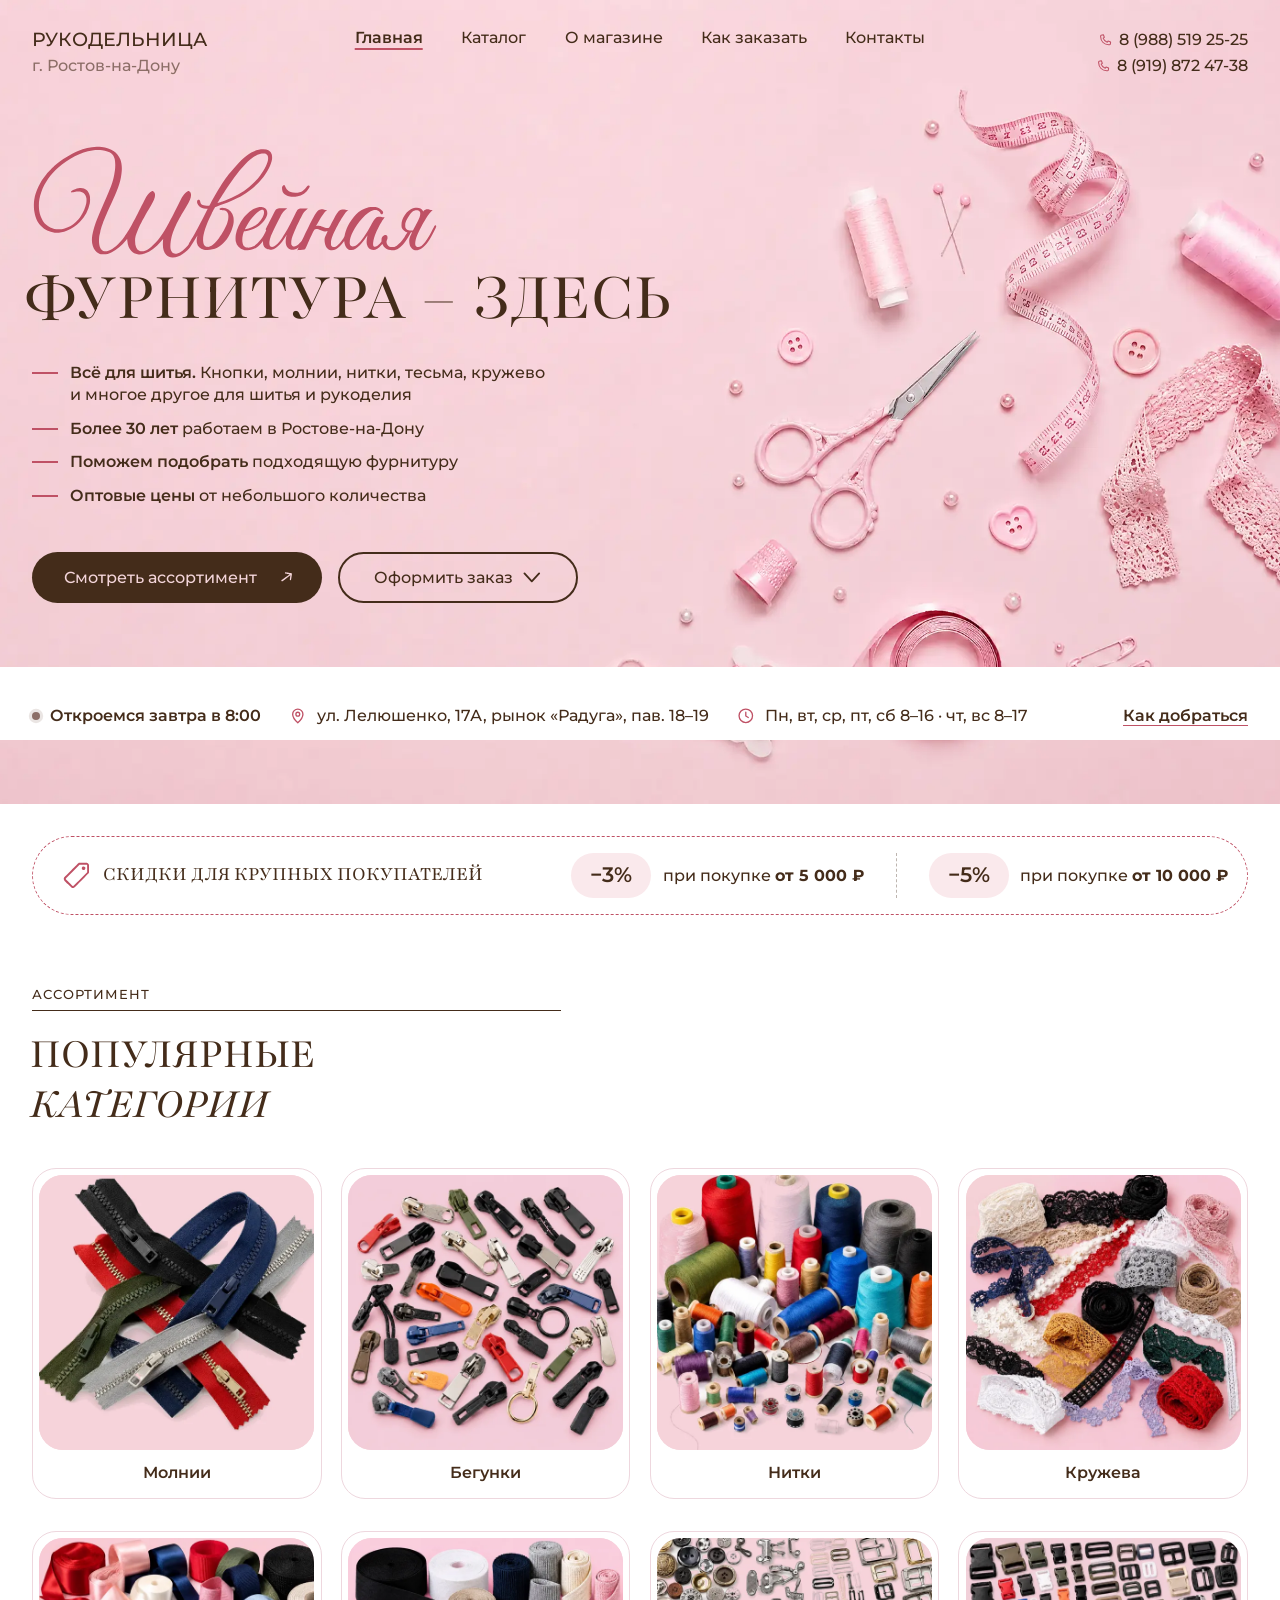
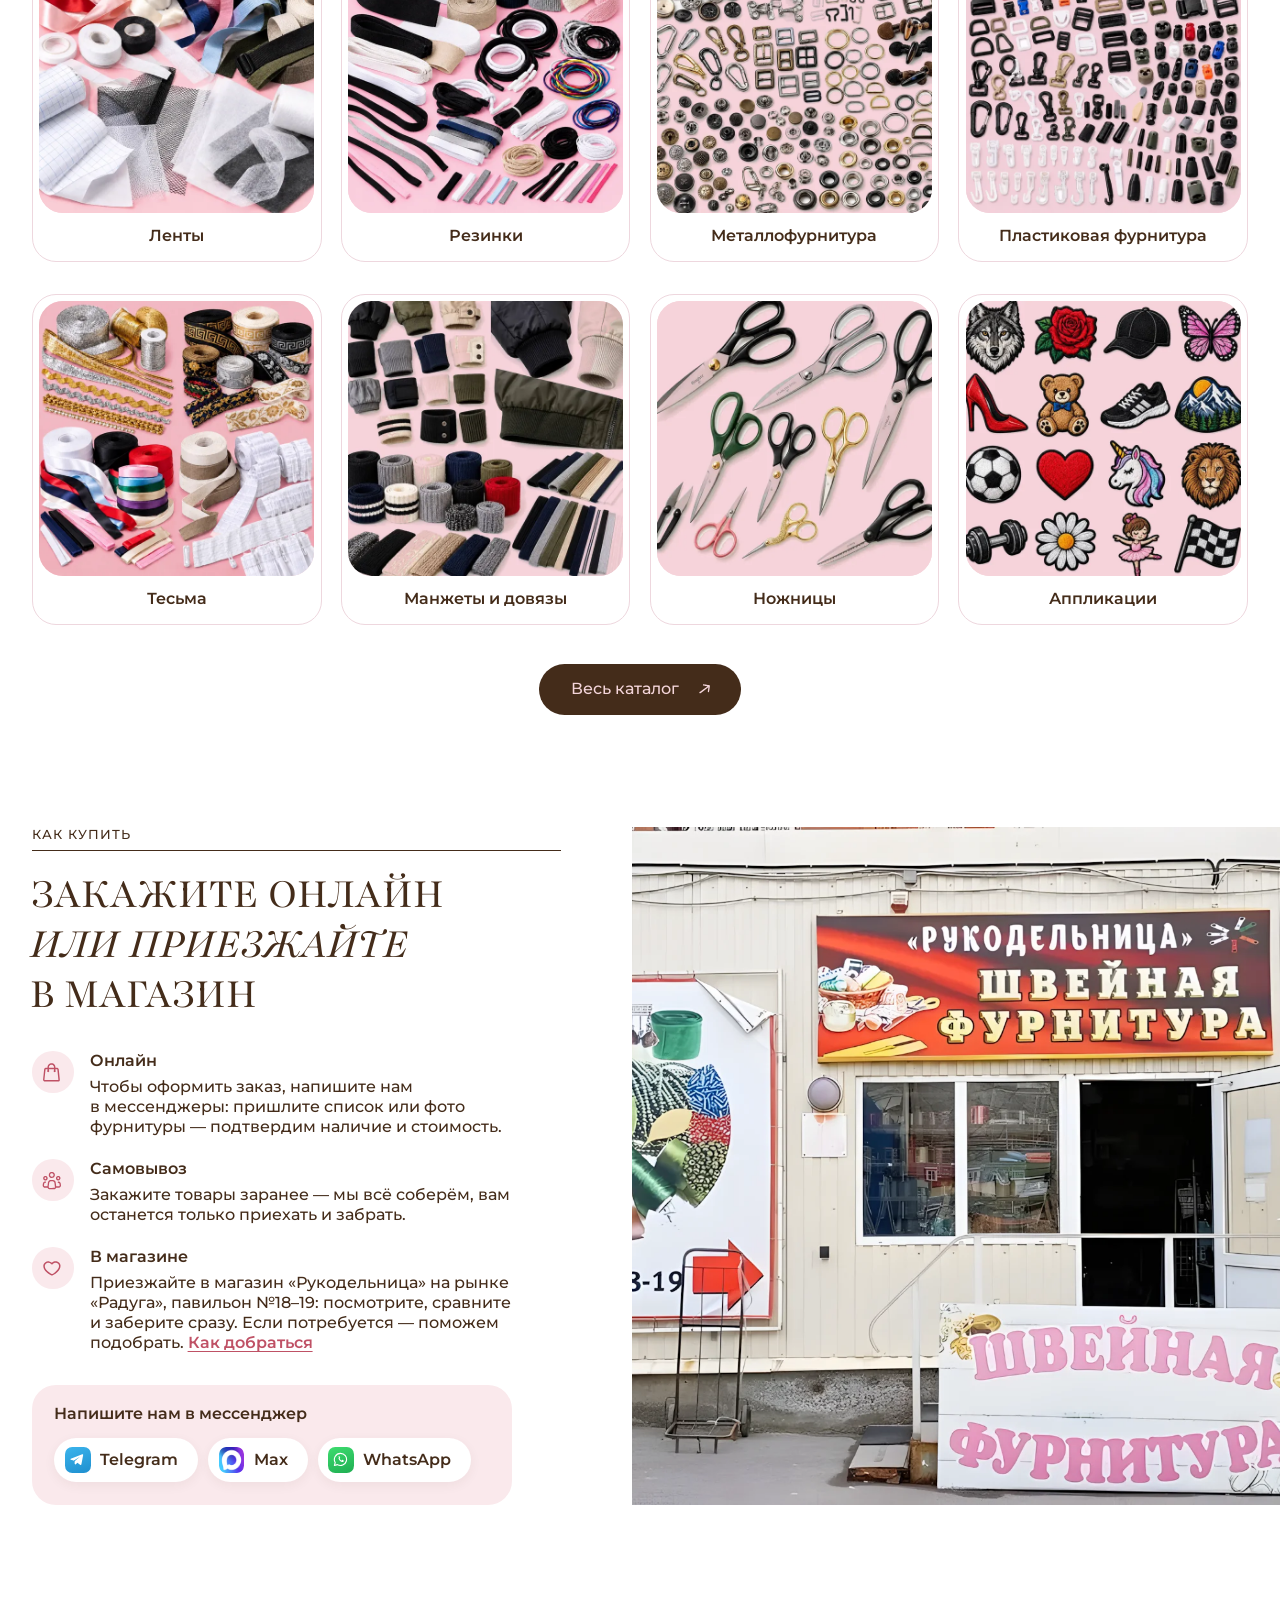
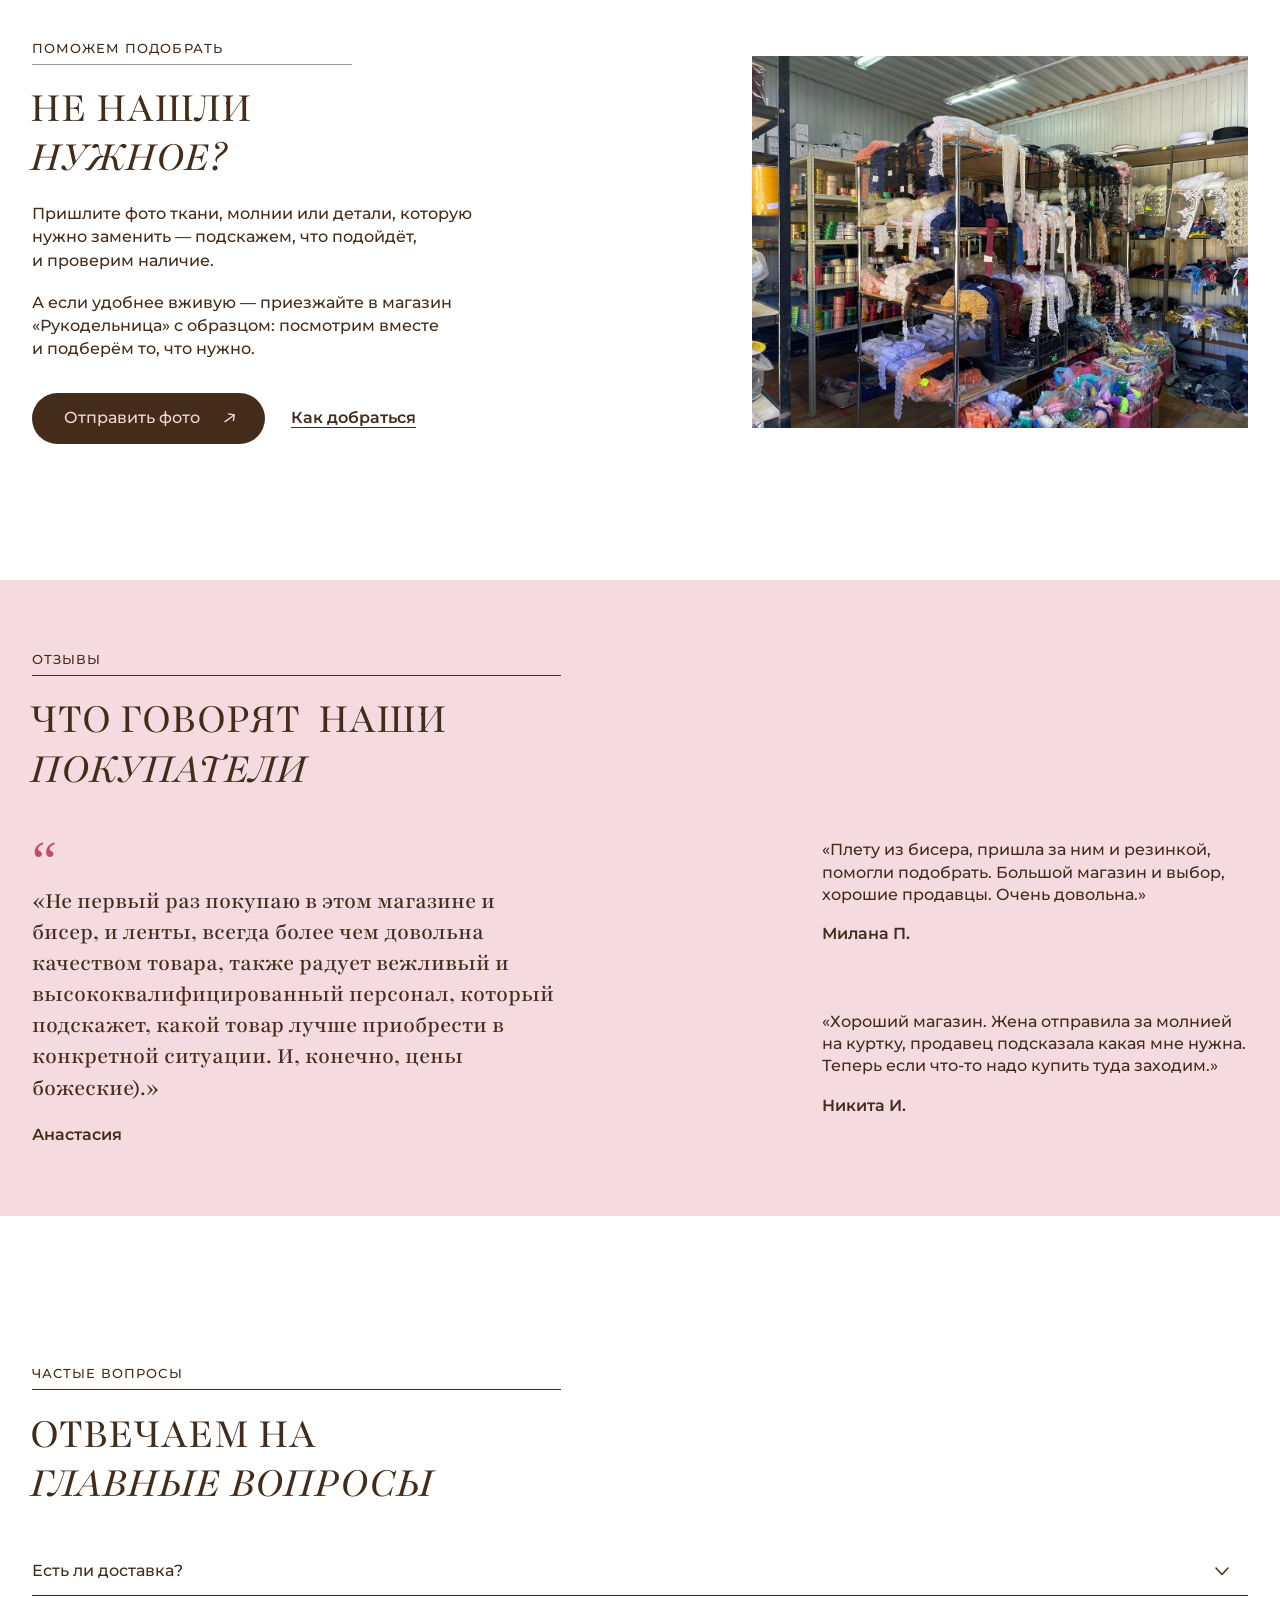
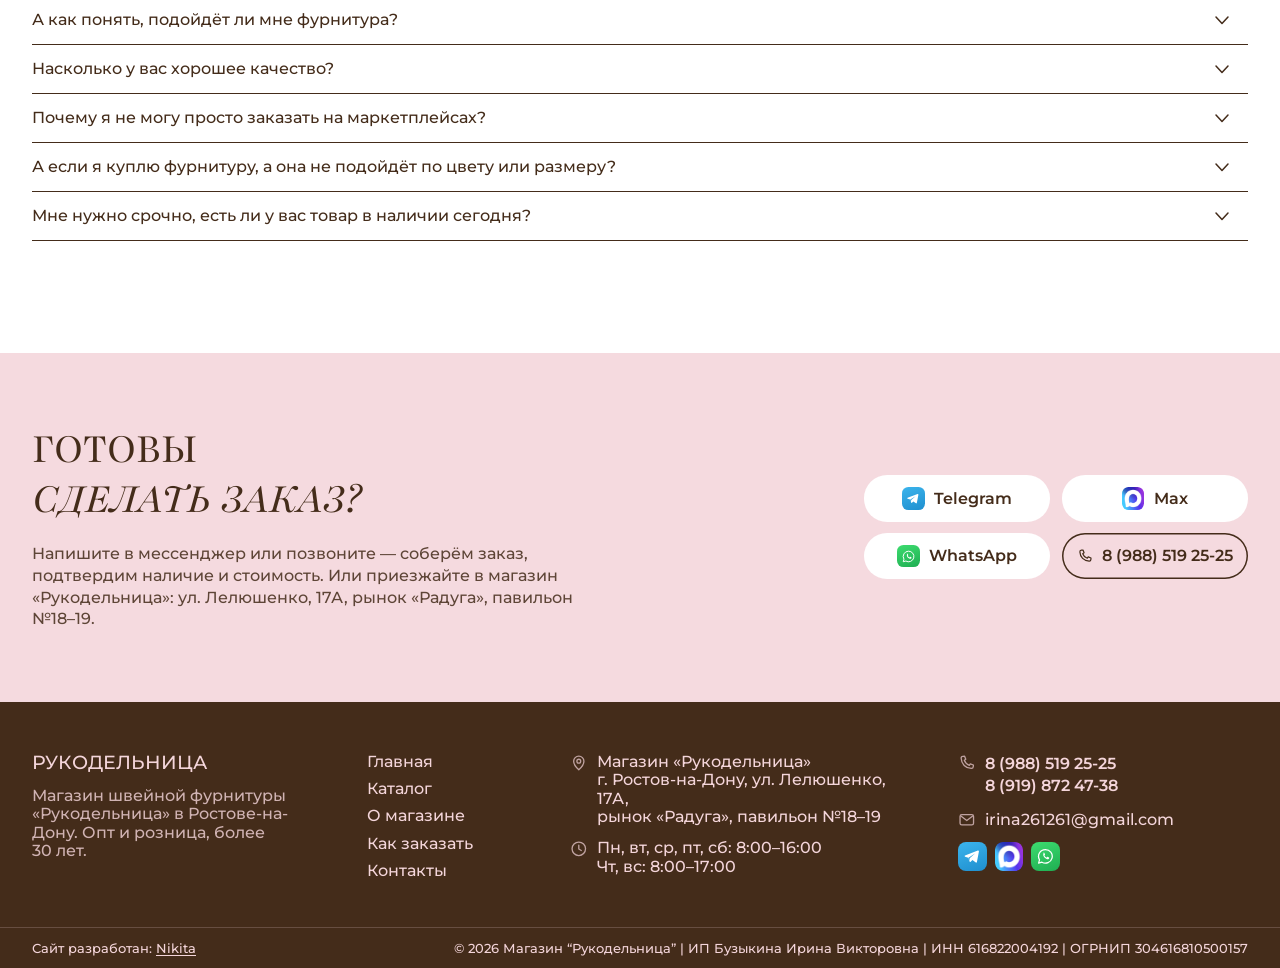
<file: index.html>
<!DOCTYPE html>
<html lang="ru">
<head>
<meta charset="utf-8">
<meta name="viewport" content="width=device-width, initial-scale=1">
<title>Швейная фурнитура в Ростове-на-Дону — магазин «Рукодельница»</title>
<meta name="description" content="Магазин швейной фурнитуры «Рукодельница» в Ростове-на-Дону: молнии, нитки, тесьма, кружево, ленты, кнопки и бегунки. Опт и розница, более 30 лет. Заказ через мессенджеры.">
<link rel="canonical" href="https://rukodelnica-rostov.ru/">
<meta name="theme-color" content="#f6d3da">
<meta name="format-detection" content="telephone=no">

<meta property="og:type" content="website">
<meta property="og:locale" content="ru_RU">
<meta property="og:site_name" content="Рукодельница">
<meta property="og:title" content="Швейная фурнитура в Ростове-на-Дону — магазин «Рукодельница»">
<meta property="og:description" content="Магазин швейной фурнитуры «Рукодельница» в Ростове-на-Дону: молнии, нитки, тесьма, кружево, ленты, кнопки и бегунки. Опт и розница, более 30 лет. Заказ через мессенджеры.">
<meta property="og:url" content="https://rukodelnica-rostov.ru/">
<meta property="og:image" content="https://rukodelnica-rostov.ru/assets/img/hero.jpg">
<meta name="twitter:card" content="summary_large_image">

<link rel="icon" href="assets/img/favicon.svg" type="image/svg+xml">
<link rel="apple-touch-icon" href="assets/img/favicon.svg">

<link rel="preconnect" href="https://fonts.googleapis.com">
<link rel="preconnect" href="https://fonts.gstatic.com" crossorigin>
<link rel="preload" as="image" href="assets/img/hero.webp" type="image/webp" fetchpriority="high">
<link href="https://fonts.googleapis.com/css2?family=Montserrat:wght@500;600;700&family=Playfair:ital,wght@0,400;1,400&display=swap" rel="stylesheet">
  <link rel="stylesheet" href="assets/css/style.css?v=home-order-photo-right-20261021">

<script type="application/ld+json">
{
  "@context": "https://schema.org",
  "@type": [
    "Store",
    "LocalBusiness"
  ],
  "@id": "https://rukodelnica-rostov.ru/#store",
  "name": "Рукодельница — швейная фурнитура",
  "description": "Розничная и мелкооптовая продажа швейной фурнитуры, товаров для творчества и рукоделия в Ростове-на-Дону.",
  "url": "https://rukodelnica-rostov.ru/",
  "image": "https://rukodelnica-rostov.ru/assets/img/shop.jpg",
  "telephone": [
    "+79885192525",
    "+79198724738"
  ],
  "email": "irina261261@gmail.com",
  "priceRange": "$",
  "currenciesAccepted": "RUB",
  "foundingDate": "1995",
  "address": {
    "@type": "PostalAddress",
    "streetAddress": "ул. Лелюшенко, 17А, рынок «Радуга», павильон №18–19",
    "addressLocality": "Ростов-на-Дону",
    "addressRegion": "Ростовская область",
    "addressCountry": "RU"
  },
  "openingHoursSpecification": [
    {
      "@type": "OpeningHoursSpecification",
      "dayOfWeek": [
        "Monday",
        "Tuesday",
        "Wednesday",
        "Friday",
        "Saturday"
      ],
      "opens": "08:00",
      "closes": "16:00"
    },
    {
      "@type": "OpeningHoursSpecification",
      "dayOfWeek": [
        "Thursday",
        "Sunday"
      ],
      "opens": "08:00",
      "closes": "17:00"
    }
  ],
  "sameAs": [
    "https://t.me/furnityra_rostov"
  ],
  "hasOfferCatalog": {
    "@type": "OfferCatalog",
    "name": "Основные виды швейной фурнитуры",
    "itemListElement": [
      {
        "@type": "OfferCatalog",
        "name": "Нитки"
      },
      {
        "@type": "OfferCatalog",
        "name": "Молнии"
      },
      {
        "@type": "OfferCatalog",
        "name": "Тесьма и кружево"
      },
      {
        "@type": "OfferCatalog",
        "name": "Ленты"
      },
      {
        "@type": "OfferCatalog",
        "name": "Кнопки"
      },
      {
        "@type": "OfferCatalog",
        "name": "Бегунки для молний"
      }
    ]
  }
}
</script>
</head>
<body class="page-home">
<a class="skip-link" href="#main">Перейти к содержанию</a>

<svg xmlns="http://www.w3.org/2000/svg" style="position:absolute;width:0;height:0;overflow:hidden" aria-hidden="true" focusable="false"><symbol id="i-arrow" viewBox="0 0 420 406"><path d="M 180.169 93.017 C 175.959 93.982, 171.378 98.325, 169.924 102.730 C 167.838 109.051, 170.855 116.331, 176.838 119.410 C 178.302 120.163, 199.300 123.783, 223.500 127.455 C 247.700 131.126, 268.294 134.438, 269.264 134.815 C 270.593 135.331, 248.691 151.876, 180.477 201.888 C 130.673 238.401, 90.076 268.727, 90.259 269.278 C 90.880 271.140, 105.494 290.927, 106.276 290.963 C 106.702 290.984, 147.427 261.393, 196.776 225.206 C 246.124 189.019, 286.974 159.122, 287.554 158.768 C 288.136 158.413, 285.552 177.695, 281.786 201.812 C 274.153 250.701, 273.897 255.196, 278.479 259.978 C 285.695 267.510, 298.178 265.529, 301.835 256.270 C 303.685 251.586, 322.180 128.834, 321.709 124.369 C 321.168 119.252, 318.570 115.606, 314 113.555 C 312.075 112.691, 282.825 107.719, 249 102.505 C 215.175 97.291, 186.600 92.852, 185.500 92.640 C 184.400 92.428, 182.001 92.598, 180.169 93.017" fill="currentColor" fill-rule="evenodd"/></symbol><symbol id="i-badge" viewBox="0 0 460 450"><path d="M 204.625 22.076 C 185.700 25.407, 169.940 31.128, 153.603 40.598 C 141.913 47.374, 134.937 52.940, 122.466 65.440 C 96.638 91.329, 82.082 123.197, 79.040 160.515 C 77.528 179.066, 79.894 200.212, 85.357 216.969 C 87.641 223.975, 87.641 223.975, 60.071 252.642 C 44.907 268.410, 30.611 283.740, 28.302 286.709 C 21.835 295.024, 19.724 301.678, 20.210 312.211 C 20.557 319.720, 21.087 321.852, 24.056 327.660 C 28.469 336.294, 35.356 342.103, 44.544 344.941 C 48.164 346.059, 57.719 347.666, 65.777 348.512 C 87.149 350.757, 87.466 351.085, 90.114 373.789 C 91.122 382.430, 92.459 391.750, 93.086 394.500 C 95.450 404.884, 102.566 413.409, 113 418.356 C 124.695 423.901, 138.804 422.308, 149.453 414.239 C 152.178 412.175, 171.303 392.715, 191.953 370.993 C 212.604 349.272, 229.950 331.500, 230.500 331.500 C 231.050 331.500, 243.835 344.550, 258.911 360.500 C 296.497 400.265, 308.727 412.580, 314.033 416.005 C 329.905 426.248, 350.579 422.219, 362.527 406.554 C 366.514 401.326, 368.758 392.717, 370.552 375.762 C 373.115 351.551, 373.868 350.718, 395.187 348.501 C 403.265 347.661, 412.759 346.083, 416.284 344.994 C 432.453 340, 441.825 325.812, 440.788 307.900 C 440.008 294.425, 437.706 291.019, 409.705 261.899 C 369.411 219.998, 372.978 224.739, 375.581 216.541 C 386.791 181.236, 384.012 141.428, 367.945 107.141 C 351.859 72.815, 321.207 44.067, 285.799 30.098 C 277.007 26.629, 261.849 22.667, 251.308 21.082 C 240.044 19.388, 217.124 19.876, 204.625 22.076 M 210.500 51.075 C 168.290 58.174, 132.803 87.155, 116.610 127.752 C 105.958 154.456, 105.952 187.708, 116.592 215.434 C 131.900 255.319, 167.457 284.509, 210 292.111 C 219.281 293.770, 242.278 293.777, 251 292.125 C 302.458 282.374, 341.400 243.615, 350.592 193 C 352.597 181.962, 352.558 161.985, 350.509 150.504 C 347.447 133.346, 340.778 117.028, 330.687 102 C 324.355 92.572, 309.845 78.130, 299.719 71.179 C 285.630 61.507, 266.280 53.712, 249.668 51.016 C 242.392 49.835, 217.650 49.872, 210.500 51.075 M 223 99.295 C 217.630 100.969, 209.204 110.304, 203.140 121.299 C 198.890 129.004, 197.233 131.137, 195.140 131.593 C 173.442 136.329, 165.014 140.172, 160.579 147.356 C 158.309 151.032, 157.485 153.725, 157.185 158.443 C 156.657 166.725, 159.405 172.478, 169.925 185.114 C 177.929 194.728, 177.929 194.728, 176.866 204.114 C 174.312 226.660, 177.870 237.413, 189.897 243.488 C 196.085 246.613, 205.546 245.288, 219.019 239.408 C 230.539 234.380, 230.539 234.380, 238.019 237.803 C 259.403 247.586, 270.067 247.521, 278.818 237.554 C 283.817 231.861, 285.392 224.655, 284.586 211.171 C 284.212 204.903, 283.694 198.588, 283.436 197.137 C 283.051 194.972, 284.403 192.799, 290.991 185 C 300.294 173.986, 303.200 168.635, 303.798 161.416 C 304.363 154.605, 302.615 149.622, 297.845 144.447 C 292.613 138.771, 285.294 135.829, 265.887 131.600 C 263.845 131.155, 262.098 128.947, 257.902 121.512 C 254.948 116.277, 250.750 109.909, 248.572 107.361 C 241.784 99.420, 232.249 96.412, 223 99.295 M 226.111 141.534 C 218.325 155.219, 215.232 157.561, 200.256 161.110 C 195.440 162.251, 191.332 163.348, 191.127 163.548 C 190.922 163.749, 193.204 166.745, 196.199 170.206 C 207.432 183.189, 208.742 186.960, 207.245 202 C 206.725 207.225, 206.449 211.679, 206.631 211.898 C 206.813 212.117, 210.683 210.559, 215.231 208.436 C 222.353 205.112, 224.471 204.576, 230.500 204.576 C 236.529 204.576, 238.647 205.112, 245.769 208.436 C 250.317 210.559, 254.193 212.117, 254.382 211.898 C 254.572 211.679, 254.309 207.900, 253.798 203.500 C 252.030 188.267, 253.547 183.352, 263.686 171.469 C 267.261 167.280, 270.031 163.702, 269.843 163.518 C 269.654 163.335, 265.560 162.251, 260.744 161.110 C 245.882 157.588, 243.141 155.569, 235.471 142.500 C 232.889 138.100, 230.686 134.397, 230.576 134.271 C 230.465 134.144, 228.456 137.413, 226.111 141.534 M 79.806 275.250 C 51.453 304.598, 50 306.316, 50 310.489 C 50 313.236, 52.010 317, 53.476 317 C 56.073 317, 82.374 320.299, 85.677 321.040 C 95.699 323.286, 107.451 331.795, 112.552 340.498 C 116.676 347.536, 117.978 352.848, 120.005 370.923 C 121.724 386.255, 122.247 388.724, 124.099 390.250 C 125.266 391.212, 126.759 392, 127.417 392 C 130.149 392, 137.062 385.338, 167.113 353.740 L 198.727 320.500 189.613 317.918 C 155.823 308.343, 124.811 286.435, 105.861 258.750 C 103.697 255.588, 101.785 253, 101.614 253 C 101.442 253, 91.629 263.012, 79.806 275.250 M 354.641 259.354 C 332.933 289.776, 302.210 310.553, 265.376 319.722 C 262.252 320.500, 262.252 320.500, 294.070 354 C 323.929 385.437, 330.758 392, 333.611 392 C 334.253 392, 335.725 391.212, 336.881 390.250 C 338.706 388.732, 339.244 386.184, 340.943 371 C 342.954 353.043, 344.298 347.581, 348.448 340.498 C 351.655 335.027, 359.608 327.739, 365.793 324.605 C 372.219 321.348, 376.561 320.396, 393.580 318.509 C 408.947 316.805, 411 315.844, 411 310.351 C 411 306.394, 407.077 301.811, 378.244 272.084 L 359.412 252.668 354.641 259.354" fill="currentColor" fill-rule="evenodd"/></symbol><symbol id="i-bag" viewBox="0 0 440 440"><path d="M 189 26.567 C 174.507 29.091, 161.825 34.095, 151.814 41.239 C 139.122 50.295, 128.090 64.126, 122.301 78.238 C 117.920 88.917, 116.893 94.036, 116.300 108.154 L 115.727 121.808 94.114 122.165 C 73.200 122.511, 72.316 122.609, 66.825 125.172 C 59.080 128.787, 52.596 135.043, 48.978 142.393 C 45.957 148.530, 45.957 148.530, 33.904 262.515 C 25.982 337.438, 22.037 378.417, 22.394 382.093 C 23.729 395.858, 33.085 407.438, 46.544 411.984 C 52.536 414.008, 53.862 414.024, 202.044 413.763 C 351.500 413.500, 351.500 413.500, 357.098 410.751 C 363.654 407.531, 371.233 400.216, 374.057 394.383 C 379.071 384.024, 379.363 389.004, 366.617 267.406 C 360.165 205.858, 354.220 152.811, 353.406 149.525 C 350.547 137.981, 342.887 129.083, 332.147 124.830 C 327.068 122.819, 324.364 122.556, 305.250 122.211 L 284 121.828 283.992 112.664 C 283.959 72.536, 260.691 40.898, 222.500 29.052 C 215.692 26.941, 195.468 25.440, 189 26.567 M 185.688 58.502 C 168.270 63.290, 154.037 77.659, 148.612 95.932 C 147.584 99.395, 147 105.102, 147 111.682 L 147 122 200 122 L 253 122 253 112.210 C 253 106.766, 252.339 99.882, 251.511 96.703 C 246.685 78.175, 231.904 63.264, 213.500 58.357 C 207.213 56.681, 192.025 56.760, 185.688 58.502 M 76.950 155.093 C 75.912 157.033, 53.034 369.148, 53.010 377.050 C 53.005 379.003, 53.540 381.140, 54.200 381.800 C 55.944 383.544, 344.056 383.544, 345.800 381.800 C 346.460 381.140, 347 379.092, 347 377.249 C 347 369.040, 323.906 155.592, 322.885 154.361 C 322.005 153.301, 317.584 153, 302.878 153 L 284 153 284 164.941 C 284 172.565, 284.399 177.128, 285.103 177.564 C 287.190 178.853, 290.980 188.506, 290.968 192.500 C 290.954 197.018, 287.959 204.338, 284.688 207.847 C 278.100 214.915, 266.103 216.594, 257.638 211.634 C 254.481 209.783, 252.013 207.239, 249.949 203.704 C 247.209 199.014, 246.942 197.809, 247.242 191.500 C 247.505 185.956, 248.139 183.620, 250.287 180.270 C 252.836 176.296, 253 175.342, 253 164.520 L 253 153 200 153 L 147 153 147 164.340 C 147 175.049, 147.166 175.982, 149.982 181.090 C 157.176 194.142, 151.179 209.566, 137.347 213.588 C 117.633 219.319, 101.298 196.930, 113.002 180.221 C 115.910 176.071, 116 175.596, 116 164.471 L 116 153 97.035 153 C 78.814 153, 78.026 153.082, 76.950 155.093" fill="currentColor" fill-rule="evenodd"/></symbol><symbol id="i-chev" viewBox="0 0 432 324"><path d="M 36.024 35.721 C 30.900 39.449, 26.803 42.950, 26.921 43.500 C 27.038 44.050, 67.942 100.025, 117.817 167.889 C 167.693 235.753, 209.168 292.343, 209.985 293.644 C 210.801 294.945, 211.770 295.895, 212.136 295.755 C 212.503 295.615, 252.737 243.300, 301.545 179.500 C 350.354 115.700, 393.815 58.936, 398.126 53.358 L 405.964 43.216 396.370 36.005 C 388.311 29.948, 386.561 29.011, 385.427 30.147 C 384.685 30.891, 345.675 81.675, 298.740 143 C 251.804 204.325, 213.009 254.500, 212.529 254.500 C 212.050 254.500, 174.722 204.232, 129.579 142.794 C 84.435 81.356, 47.014 30.605, 46.421 30.015 C 45.650 29.249, 42.672 30.883, 36.024 35.721" fill="currentColor" fill-rule="evenodd"/></symbol><symbol id="i-heart" viewBox="0 0 440 360"><path d="M 125 29.579 C 96.024 32.806, 72.480 44.168, 53.735 63.970 C 33.887 84.936, 25.446 109.367, 27.934 138.642 C 31.546 181.155, 51.284 217.786, 91.771 257.120 C 128.877 293.168, 178.103 326.032, 202.065 330.752 C 209.276 332.173, 210.732 332.171, 218.026 330.734 C 248.680 324.695, 318.791 272.822, 352.151 231.500 C 390.306 184.238, 402.311 130.007, 383.588 89.483 C 372.427 65.327, 349.931 45.494, 322.468 35.598 C 285.577 22.305, 243.601 30.879, 213.810 57.791 C 210.120 61.124, 210.120 61.124, 202.810 55.151 C 188.276 43.276, 171.501 34.955, 155 31.437 C 148.174 29.981, 130.962 28.915, 125 29.579 M 118 62.947 C 101.065 66.546, 87.860 73.953, 76.495 86.228 C 64.308 99.391, 58.025 117.334, 59.445 134.915 C 62.329 170.605, 78.904 200.543, 115.134 235.500 C 147.702 266.923, 196.045 299.500, 210.109 299.500 C 218.963 299.500, 240.610 287.147, 268.199 266.350 C 327.118 221.937, 356.568 180.483, 360.450 136.500 C 363.582 101.014, 338.061 69.733, 300.140 62.578 C 271.388 57.152, 247.021 66.973, 222.857 93.725 C 217.306 99.870, 212.348 101.709, 205.965 99.991 C 202.847 99.151, 199.863 96.764, 192.827 89.481 C 169.714 65.558, 145.732 57.054, 118 62.947" fill="currentColor" fill-rule="evenodd"/></symbol><symbol id="i-mail" viewBox="0 0 434 434"><path d="M 194 29.021 C 147.159 35.537, 105.529 57.630, 75.015 92.165 C 21.987 152.182, 12.775 240.201, 52.242 309.767 C 60.873 324.980, 69.804 336.729, 82.500 349.575 C 100.070 367.350, 114.955 377.929, 137.086 388.368 C 160.765 399.537, 183.269 404.888, 210.093 405.728 C 250.972 407.008, 286.379 397.212, 320.750 375.112 C 325.934 371.779, 328.738 369.379, 328.297 368.654 C 327.693 367.662, 311.306 345.222, 310.363 344.095 C 310.176 343.873, 306.922 345.754, 303.130 348.275 C 276.240 366.155, 244.379 374.937, 211 373.666 C 187.271 372.764, 167.284 367.684, 146.591 357.297 C 102.929 335.381, 73.936 297.534, 62.844 247.975 C 60.783 238.764, 60.504 234.966, 60.536 216.500 C 60.569 197.068, 60.781 194.610, 63.375 183.577 C 68.313 162.573, 75.597 145.570, 86.755 129 C 109.751 94.850, 144.303 71.886, 186.352 62.804 C 194.911 60.956, 199.710 60.609, 217 60.591 C 234.635 60.573, 238.967 60.888, 248 62.845 C 283.022 70.433, 314.572 88.915, 335.886 114.329 C 349.927 131.073, 359.571 148.248, 366.010 167.979 C 372.574 188.095, 373.500 195.578, 373.500 228.500 C 373.500 257.500, 373.500 257.500, 370.534 262.855 C 358.305 284.934, 326.800 284.802, 315.233 262.623 C 312.592 257.559, 312.554 257.189, 311.870 230.500 C 311.015 197.115, 309.284 188.473, 299.997 171.257 C 286.758 146.712, 262.236 128.913, 234 123.355 C 224.397 121.464, 207.658 121.479, 197.821 123.387 C 160.738 130.579, 130.677 161.062, 123.411 198.838 C 121.533 208.604, 121.617 226.227, 123.588 235.792 C 129.338 263.694, 148.328 288.521, 173.763 301.385 C 187.849 308.509, 208.597 312.819, 223 311.612 C 245.161 309.755, 266.466 300.361, 281.705 285.728 C 285.172 282.399, 288.159 279.861, 288.342 280.087 C 288.526 280.314, 290.045 282.525, 291.719 285 C 301.111 298.887, 316.959 308.276, 335.607 311.003 C 364.004 315.155, 392.783 297.112, 403.107 268.683 C 405.182 262.970, 405.384 260.415, 405.761 235.075 C 406.186 206.584, 405.417 194.956, 402.020 178.500 C 388.470 112.866, 339.867 58.372, 276.159 37.385 C 256.705 30.976, 243.950 28.920, 221 28.496 C 209.725 28.288, 197.575 28.524, 194 29.021 M 205.281 155.427 C 186.816 158.937, 169.482 172.151, 161.068 189.131 C 152.095 207.239, 152.095 226.761, 161.068 244.869 C 167.005 256.851, 177.646 267.490, 189.222 273.019 C 208.312 282.136, 225.649 282.031, 245 272.680 C 251.615 269.483, 255.166 266.901, 261.010 261.036 C 273.444 248.558, 279.181 234.873, 279.260 217.500 C 279.343 199.364, 273.829 185.884, 261.011 172.882 C 249.818 161.529, 236.444 155.575, 219.760 154.515 C 215.685 154.256, 209.333 154.656, 205.281 155.427" fill="currentColor" fill-rule="evenodd"/></symbol><symbol id="i-people" viewBox="0 0 480 440"><path d="M 209.023 27.128 C 196.499 30.490, 186.670 36.262, 176.870 46.012 C 169.606 53.239, 167.518 56.092, 163.675 64.049 C 149.910 92.541, 155.116 123.444, 177.402 145.523 C 215.964 183.728, 280.629 166.113, 295.072 113.470 C 297.959 102.946, 297.972 88.626, 295.104 77.700 C 289.872 57.770, 275.002 39.842, 256.787 31.503 C 242.369 24.902, 223.690 23.191, 209.023 27.128 M 219.594 56.023 C 207.457 58.140, 195.529 67.369, 190.180 78.782 C 187.782 83.898, 187.500 85.659, 187.500 95.500 C 187.500 106.002, 187.653 106.805, 190.880 113.234 C 200.982 133.364, 224.808 141.193, 244.981 131.010 C 262.004 122.417, 270.277 104.005, 265.448 85.460 C 262.313 73.420, 255.085 64.802, 243.656 59.479 C 235.725 55.785, 227.627 54.622, 219.594 56.023 M 67.263 118.448 C 49.931 122.398, 34.201 136.896, 29.009 153.705 C 26.284 162.528, 26.270 176.442, 28.977 185.145 C 34.587 203.182, 51.429 217.868, 70.121 221.020 C 97.301 225.605, 124.089 207.304, 129.870 180.201 C 131.289 173.548, 131.305 167.018, 129.922 159.536 C 126.683 142.015, 112.635 125.865, 95.500 119.966 C 87.686 117.275, 75.323 116.611, 67.263 118.448 M 363.263 118.448 C 345.931 122.398, 330.201 136.896, 325.009 153.705 C 322.284 162.528, 322.270 176.442, 324.977 185.145 C 330.587 203.182, 347.429 217.868, 366.121 221.020 C 401.349 226.962, 432.685 195.249, 426.067 160.353 C 422.568 141.901, 408.930 125.967, 391.500 119.966 C 383.686 117.275, 371.323 116.611, 363.263 118.448 M 71.176 149.138 C 66.230 150.563, 59.634 157.663, 58.071 163.245 C 54.410 176.320, 63.045 189.323, 76.296 190.691 C 83.686 191.454, 89.669 189.216, 94.481 183.889 C 99.006 178.880, 100 176.271, 100 169.395 C 100 154.498, 86.210 144.807, 71.176 149.138 M 367.176 149.138 C 362.585 150.460, 355.729 157.599, 354.230 162.616 C 352.349 168.910, 352.739 173.127, 355.750 179.064 C 362.668 192.708, 380.301 195.157, 390.481 183.889 C 395.006 178.880, 396 176.271, 396 169.395 C 396 154.498, 382.210 144.807, 367.176 149.138 M 189 212.052 C 175.567 215.529, 167.633 220.200, 156.950 230.918 C 149.102 238.792, 146.660 242.015, 143.250 249 C 140.968 253.675, 138.587 259.586, 137.960 262.137 C 137.333 264.687, 134.257 287.187, 131.125 312.137 L 125.431 357.500 96.465 357.808 C 61.354 358.182, 58.683 357.779, 51.993 351.088 C 44.462 343.557, 44.205 340.971, 48.447 315.384 C 52.240 292.505, 52.876 290.163, 56.627 285.245 C 60.452 280.230, 66.084 277.873, 76.253 277.031 C 86.185 276.208, 89.301 274.635, 92.305 268.929 C 94.573 264.622, 94.093 256.961, 91.319 253.176 C 87.962 248.596, 83.470 247, 74 247.026 C 63.691 247.054, 58.973 248.070, 50.442 252.101 C 38.542 257.724, 28.049 269.440, 24.003 281.623 C 21.301 289.760, 14.997 328.348, 15.012 336.666 C 15.036 350.608, 19.984 362.137, 30.423 372.577 C 34.680 376.833, 39.744 380.742, 43.131 382.386 C 53.988 387.654, 56.823 387.975, 92.598 387.988 L 125.696 388 129.514 395.750 C 136.343 409.611, 149.881 420.661, 164.028 423.921 C 166.819 424.564, 190.541 424.960, 227.145 424.976 C 282.642 424.999, 286.130 424.895, 292.145 423.036 C 306.533 418.591, 317.343 409.297, 323.812 395.811 L 327.500 388.121 360.540 388.061 C 395.574 387.996, 400.519 387.472, 409.500 382.864 C 425.498 374.657, 435.612 360.414, 438.313 342.287 C 439.291 335.720, 439.049 332.993, 435.606 311.858 C 433.526 299.090, 430.975 285.910, 429.936 282.571 C 423.316 261.295, 403.095 246.994, 379.645 247.004 C 372.284 247.007, 369.864 247.395, 367.241 248.995 C 357.880 254.702, 357.547 268.726, 366.631 274.678 C 368.425 275.854, 372.391 276.706, 378.241 277.174 C 389.195 278.049, 394.646 280.833, 398.594 287.571 C 401.939 293.278, 408.288 327.966, 407.757 337.633 C 407.334 345.326, 404.012 350.733, 397.272 354.695 C 392.500 357.500, 392.500 357.500, 360.250 357.801 C 336.798 358.020, 328 357.795, 328 356.975 C 328 356.354, 325.524 335.969, 322.498 311.673 C 315.212 253.175, 313.346 247.355, 296.438 230.380 C 289.852 223.769, 286.600 221.397, 278.925 217.608 C 264.842 210.657, 260.431 210.028, 226 210.072 C 200.117 210.106, 195.581 210.348, 189 212.052 M 199.126 241.078 C 184.953 243.560, 171.947 255.374, 167.849 269.491 C 166.506 274.117, 154.997 367.150, 155.022 373.179 C 155.064 383.428, 160.542 390.648, 170.465 393.533 C 175.045 394.864, 183.319 395.042, 229.148 394.791 C 282.500 394.500, 282.500 394.500, 287.363 392.106 C 292.772 389.444, 297.508 383.141, 298.641 377.098 C 299.582 372.085, 287.488 275.302, 284.946 267.500 C 281.362 256.501, 272.523 247.311, 261.282 242.898 C 255.880 240.777, 253.825 240.612, 230 240.383 C 215.975 240.248, 202.082 240.561, 199.126 241.078" fill="currentColor" fill-rule="evenodd"/></symbol><symbol id="i-phone" viewBox="0 0 434 490"><path d="M 78.367 58.617 C 44.681 97.140, 40.663 102.953, 34.020 122.782 C 22.456 157.297, 27.672 205.475, 48.363 255.271 C 82.137 336.553, 155.034 415.943, 224.004 446.555 C 249.702 457.961, 264.954 461.490, 288.500 461.480 C 305.113 461.472, 305.716 461.397, 315 458.187 C 327.293 453.936, 336.841 448.439, 346.311 440.159 C 352.022 435.165, 393.467 388.841, 404.837 374.743 C 406.018 373.278, 400.378 366.423, 356.436 315.917 C 308.467 260.781, 306.642 258.820, 305.099 260.779 C 304.220 261.896, 292.068 275.904, 278.095 291.908 L 252.689 321.006 245.270 317.004 C 205.922 295.780, 173.495 258.456, 154.466 212.486 C 151.278 204.785, 151.036 203.614, 152.331 202.150 C 174.878 176.665, 203.996 142.294, 203.783 141.417 C 203.573 140.553, 127.371 52.462, 107.938 30.617 C 105.373 27.734, 105.373 27.734, 78.367 58.617 M 90.404 96.971 C 72.878 117.069, 69.066 122.577, 65.105 133.522 C 61.029 144.787, 59.577 155.902, 60.347 169.943 C 63.671 230.580, 101.161 302.142, 159.128 358.501 C 202.886 401.046, 249.656 425, 288.966 425 C 308.688 425, 321.760 418.091, 338.584 398.773 C 343.488 393.143, 350.527 385.099, 354.228 380.897 L 360.955 373.258 333.884 342.198 L 306.813 311.138 283.784 337.597 C 264.032 360.293, 260.453 363.964, 258.628 363.400 C 253.607 361.849, 229.768 349.731, 221.500 344.526 C 193.665 327.005, 168.850 302.680, 149.730 274.175 C 141.708 262.216, 133.466 247.385, 127.930 234.951 C 121.847 221.288, 112.959 195.877, 113.790 194.524 C 114.180 193.888, 124.400 181.995, 136.500 168.095 C 148.600 154.195, 158.625 142.489, 158.777 142.081 C 158.986 141.519, 113.364 88.318, 106.559 81.190 C 105.543 80.125, 102.517 83.081, 90.404 96.971" fill="currentColor" fill-rule="evenodd"/></symbol><symbol id="i-star" viewBox="0 0 416 384"><path d="M 203.994 28.879 C 198.981 30.515, 195.051 33.067, 192.645 36.249 C 191.294 38.037, 181.106 61.100, 170.006 87.500 C 158.906 113.900, 149.526 135.790, 149.162 136.144 C 148.798 136.498, 124.875 138.839, 96 141.348 C 67.125 143.856, 41.925 146.439, 40 147.088 C 31.940 149.805, 26.060 158.575, 26.022 167.934 C 25.981 178.019, 26.293 178.359, 70.471 216.399 C 92.762 235.593, 111 251.956, 111 252.762 C 111 253.568, 105.770 276.564, 99.377 303.864 C 92.985 331.164, 87.728 355.525, 87.697 358 C 87.629 363.318, 89.893 368.488, 94.236 372.930 C 99.016 377.819, 102.764 379.411, 109.605 379.458 C 115.710 379.500, 115.710 379.500, 162.105 351.595 C 187.622 336.247, 208.985 323.684, 209.577 323.678 C 210.170 323.672, 231.545 336.224, 257.077 351.572 C 303.500 379.478, 303.500 379.478, 309.500 379.447 C 316.192 379.413, 320.077 377.769, 324.923 372.923 C 329.523 368.324, 331.381 364.149, 331.343 358.500 C 331.325 355.750, 326.065 331.071, 319.655 303.658 C 313.245 276.246, 308 253.268, 308 252.597 C 308 251.926, 326.166 235.725, 348.368 216.595 C 376.419 192.427, 389.438 180.565, 391.035 177.724 C 395.797 169.251, 393.402 158.210, 385.194 150.794 C 380.011 146.112, 378.788 145.929, 319 140.884 C 292.325 138.634, 270.215 136.502, 269.866 136.146 C 269.517 135.791, 260.169 113.929, 249.093 87.565 C 238.018 61.201, 227.815 38.135, 226.420 36.306 C 221.865 30.334, 210.781 26.663, 203.994 28.879" fill="currentColor" fill-rule="evenodd"/></symbol><symbol id="i-tag" viewBox="0 0 460 460"><path d="M 271.882 29.381 C 269.893 30.092, 266.743 31.626, 264.882 32.789 C 263.022 33.953, 210.592 85.889, 148.372 148.203 C 41.357 255.378, 35.062 261.877, 31.872 268.479 C 28.719 275.004, 28.502 276.109, 28.535 285.479 C 28.580 298.268, 30.890 304.527, 39.006 313.852 C 42.188 317.509, 68.351 343.930, 97.146 372.567 C 145.251 420.409, 150.068 424.913, 156.500 428.067 C 163.126 431.317, 164.062 431.500, 174.021 431.500 C 193.274 431.500, 181.387 441.850, 312.188 311.201 C 394.520 228.964, 426.651 196.246, 428.688 192.573 C 431.500 187.500, 431.500 187.500, 431.804 126 C 432.076 71.048, 431.931 63.831, 430.436 58.221 C 426.870 44.842, 416.501 34.088, 403.207 29.982 C 397.100 28.096, 393.852 28.002, 336.145 28.044 C 289.182 28.078, 274.684 28.379, 271.882 29.381 M 169.739 169.769 C 59 280.539, 59 280.539, 59.002 285.519 C 59.004 290.500, 59.004 290.500, 113.475 345 C 143.917 375.459, 169.292 400.057, 170.998 400.763 C 172.676 401.457, 175.276 401.742, 176.775 401.394 C 178.645 400.961, 214.388 365.916, 290.750 289.642 L 402 178.521 401.989 125.010 C 401.983 95.580, 401.700 69.815, 401.359 67.757 C 401.019 65.698, 399.612 62.885, 398.234 61.507 C 395.727 59, 395.727 59, 338.103 59 L 280.479 59 169.739 169.769 M 334.305 88.049 C 324.217 92.029, 316 104.127, 316 115 C 316 129.952, 329.736 144, 344.356 144 C 352.572 144, 358.849 141.311, 364.993 135.161 C 376.448 123.694, 377.102 108.004, 366.611 96.335 C 358.086 86.853, 345.511 83.628, 334.305 88.049" fill="currentColor" fill-rule="evenodd"/></symbol><symbol id="i-tg" viewBox="0 0 462 392"><path d="M 396.500 29.195 C 379.796 34.970, 336.794 51.745, 311 62.549 C 303.575 65.659, 295.025 69.211, 292 70.443 C 288.975 71.674, 283.350 74.049, 279.500 75.721 C 275.650 77.393, 260.575 83.825, 246 90.015 C 185.111 115.873, 122.182 142.937, 105.500 150.440 C 98.389 153.638, 91.978 156.501, 67.766 167.295 C 41.290 179.097, 34.112 183.243, 30.250 188.963 C 26.762 194.130, 27.506 201.211, 31.913 204.788 C 35.904 208.026, 40.980 210.803, 46.500 212.768 C 52.245 214.813, 75.779 222.081, 81 223.423 C 82.375 223.776, 89.350 225.581, 96.500 227.435 C 113.128 231.746, 126.762 234.050, 131.652 233.376 C 138.652 232.412, 148.446 229.811, 152.109 227.943 C 158.090 224.894, 181.656 210.259, 195.500 200.996 C 209.047 191.933, 222.221 182.755, 254.937 159.587 C 277.298 143.753, 306.239 124.314, 316.668 118.124 C 322.380 114.734, 324.615 113.934, 327.668 114.185 C 331.295 114.483, 331.516 114.697, 331.806 118.185 C 332.168 122.531, 331.138 123.844, 312.064 143.348 C 298.497 157.221, 244.012 207.865, 229.757 219.853 C 214.226 232.913, 206.792 242.239, 204.297 251.795 C 203.080 256.456, 203.096 257.818, 204.422 262.379 C 206.681 270.149, 211.372 274.204, 240 293.132 C 254.025 302.405, 270.225 313.351, 276 317.457 C 297.425 332.690, 329.727 353.960, 336.786 357.482 C 347.179 362.668, 352.310 363.977, 362.290 363.989 C 372.542 364.002, 376.989 362.263, 381.882 356.327 C 389.788 346.735, 394.436 330.474, 398.409 298.500 C 399.825 287.098, 401.195 277.834, 404.470 257.500 C 405.267 252.550, 406.825 242.875, 407.932 236 C 409.039 229.125, 410.884 217.650, 412.032 210.500 C 413.180 203.350, 414.957 192.325, 415.981 186 C 417.006 179.675, 418.796 168.200, 419.960 160.500 C 421.124 152.800, 422.496 144.025, 423.009 141 C 423.522 137.975, 425.101 127.175, 426.518 117 C 427.935 106.825, 430.065 92.650, 431.252 85.500 C 432.784 76.268, 433.422 68.008, 433.454 57 C 433.499 41.865, 433.435 41.390, 430.759 36.837 C 426.337 29.315, 423.243 27.986, 410.382 28.079 C 404.397 28.122, 398.150 28.625, 396.500 29.195" fill="currentColor" fill-rule="evenodd"/></symbol><symbol id="i-truck" viewBox="0 0 480 400"><path d="M 35.123 32.002 C 21.728 35.165, 19.004 50.939, 30.384 59.438 C 33.125 61.485, 33.967 61.504, 147.323 62.017 C 240.731 62.440, 262.111 62.783, 264.858 63.902 C 271.805 66.734, 271.444 61.259, 272 172 C 272.500 271.500, 272.500 271.500, 269.840 276.500 C 268.377 279.250, 266.618 283.413, 265.932 285.750 C 264.683 290, 264.683 290, 230.024 290 C 195.365 290, 195.365 290, 193.704 284.750 C 189.234 270.623, 175.937 255.755, 161.646 248.902 C 142.901 239.913, 124.950 239.977, 106.218 249.097 C 91.990 256.023, 81.277 267.739, 75.444 282.750 C 72.957 289.150, 72.326 289.997, 70.063 289.976 C 65.013 289.929, 59.641 288.096, 57.093 285.549 C 54.500 282.958, 54.500 282.958, 54 246.729 C 53.532 212.802, 53.373 210.284, 51.500 207.105 C 48.622 202.219, 44.839 199.785, 39.324 199.271 C 33.677 198.745, 29.088 201.264, 25.202 207.024 C 22.857 210.500, 22.857 210.500, 23.266 247.500 C 23.715 288.172, 24.039 290.711, 29.974 299.960 C 34.405 306.864, 41.078 312.673, 48.647 316.215 C 53.847 318.649, 56.920 319.361, 63.957 319.762 C 72.762 320.264, 72.762 320.264, 73.995 324.382 C 79.728 343.542, 97.251 360.629, 116.921 366.240 C 126.340 368.927, 143.242 368.847, 152 366.073 C 171.792 359.806, 188.589 343.497, 194.046 325.250 C 195.317 321, 195.317 321, 229.976 321 C 264.635 321, 264.635 321, 266.305 326.298 C 272.014 344.410, 289.485 360.724, 309.358 366.502 C 317.371 368.831, 334.335 368.690, 343.079 366.221 C 362.201 360.822, 379.882 343.777, 385.890 324.951 C 387.023 321.401, 387.023 321.401, 396.245 320.237 C 417.109 317.604, 431.651 304.711, 435.992 285 C 436.873 280.996, 437.075 268.891, 436.732 240.500 C 436.315 205.894, 436.030 200.454, 434.203 192.218 C 426.286 156.541, 408.194 127.887, 380.500 107.166 C 370.379 99.594, 352.380 90.162, 340.373 86.140 C 332.596 83.535, 315.366 80.004, 310.343 79.986 C 303.345 79.961, 302.002 79.181, 301.985 75.133 C 301.947 65.706, 297.295 53.041, 291.297 46.034 C 283.112 36.471, 274.172 33.188, 253 31.969 C 233.901 30.869, 39.797 30.899, 35.123 32.002 M 30.922 91.274 C 25.263 95.087, 22.748 99.706, 23.271 105.324 C 23.785 110.839, 26.219 114.622, 31.105 117.500 C 34.375 119.426, 36.598 119.511, 91.500 119.812 C 122.850 119.983, 150.903 119.833, 153.839 119.478 C 166.714 117.924, 172.645 104.447, 164.829 94.509 C 160.446 88.938, 161.233 89, 95.180 89 C 34.296 89, 34.296 89, 30.922 91.274 M 303 178.117 C 303 246.233, 303 246.233, 305.250 245.578 C 318.285 241.780, 326.408 241.269, 337.792 243.532 C 359.283 247.804, 377.561 263.515, 385.160 284.250 C 387.268 290, 387.268 290, 391.884 289.985 C 397.705 289.967, 400.814 288.400, 403.789 283.985 C 406.139 280.500, 406.139 280.500, 405.763 241 C 405.391 201.812, 405.367 201.421, 402.694 191.523 C 391.458 149.909, 357.656 118.879, 315.565 111.539 C 310.710 110.693, 305.897 110, 304.869 110 C 303.062 110, 303 112.258, 303 178.117 M 35.123 146.981 C 27.460 148.838, 22.577 155.418, 23.335 162.864 C 23.841 167.827, 26.200 171.490, 30.990 174.750 C 34.290 176.996, 34.370 177, 76.398 176.984 C 118.184 176.967, 118.530 176.950, 122.500 174.718 C 132.699 168.985, 132.424 154.680, 121.997 148.554 C 118.641 146.583, 116.887 146.493, 78.500 146.331 C 56.500 146.238, 36.980 146.530, 35.123 146.981 M 123.332 274.790 C 96.649 284.325, 94.341 321.712, 119.644 334.533 C 124.771 337.130, 126.559 337.500, 134 337.500 C 141.286 337.500, 143.315 337.100, 148.203 334.700 C 167.767 325.092, 172.610 299.676, 157.936 283.620 C 151.800 276.906, 145.113 273.836, 135.500 273.320 C 130.447 273.049, 127.062 273.458, 123.332 274.790 M 316.500 274.339 C 309.894 276.527, 306.614 278.611, 302.150 283.454 C 287.198 299.675, 291.957 324.957, 311.797 334.700 C 316.685 337.100, 318.714 337.500, 326 337.500 C 336.322 337.500, 342.048 335.106, 349.174 327.809 C 364.104 312.521, 359.531 285.767, 340.387 276.401 C 333.798 273.177, 322.859 272.233, 316.500 274.339" fill="currentColor" fill-rule="evenodd"/></symbol></svg>
<svg xmlns="http://www.w3.org/2000/svg" style="position:absolute;width:0;height:0;overflow:hidden" aria-hidden="true" focusable="false"><symbol id="i-wa" viewBox="0 0 24 24"><path d="M12 2.2a9.8 9.8 0 0 0-8.4 14.8L2.3 21.7l4.8-1.3A9.8 9.8 0 1 0 12 2.2z" fill="none" stroke="currentColor" stroke-width="1.8" stroke-linejoin="round"/><path d="M8.7 7.3c.3-.4.6-.4.8-.4h.6c.2 0 .4 0 .6.4l.8 1.9c.1.3.1.5-.1.7l-.5.6c-.2.2-.2.4-.1.6.6 1.1 1.5 2 2.6 2.6.2.1.4.1.6-.1l.6-.7c.2-.2.4-.3.7-.2l1.9.9c.3.1.4.3.4.5 0 .6-.3 1.3-.8 1.7-.6.5-1.5.6-2.4.3-2.5-.8-4.5-2.8-5.3-5.2-.3-.9-.2-2 .6-2.6z" fill="currentColor"/></symbol><symbol id="i-tg2" viewBox="0 0 24 24"><path d="M21.4 3.6 2.9 10.8c-.8.3-.8 1.5.1 1.7l4.6 1.4 1.8 5.6c.2.7 1.1.9 1.6.4l2.6-2.5 4.8 3.5c.6.4 1.4.1 1.6-.6L22.9 5c.2-1-.7-1.8-1.5-1.4zM9.6 14.6l-.4 3.6-1.3-4.3 9.8-6.2-8.1 6.9z" fill="currentColor"/></symbol><symbol id="i-max" viewBox="0 0 24 24"><path d="M12 2.2C6.6 2.2 2.2 6.3 2.2 11.4c0 2.6 1.1 4.9 3 6.6v4l3.7-2a10.8 10.8 0 0 0 3.1.5c5.4 0 9.8-4.1 9.8-9.1S17.4 2.2 12 2.2z" fill="none" stroke="currentColor" stroke-width="1.8" stroke-linejoin="round"/><path d="M7.6 14.4V8.6l4.4 3.9 4.4-3.9v5.8" fill="none" stroke="currentColor" stroke-width="1.9" stroke-linecap="round" stroke-linejoin="round"/></symbol><symbol id="i-pin" viewBox="0 0 24 24"><path d="M12 21.5s-7-6.1-7-11.6a7 7 0 0 1 14 0c0 5.5-7 11.6-7 11.6z" fill="none" stroke="currentColor" stroke-width="1.8" stroke-linejoin="round"/><circle cx="12" cy="9.8" r="2.6" fill="none" stroke="currentColor" stroke-width="1.8"/></symbol><symbol id="i-clock" viewBox="0 0 24 24"><circle cx="12" cy="12" r="9.2" fill="none" stroke="currentColor" stroke-width="1.8"/><path d="M12 7v5.3l3.4 2" fill="none" stroke="currentColor" stroke-width="1.8" stroke-linecap="round" stroke-linejoin="round"/></symbol><symbol id="i-call" viewBox="0 0 24 24"><path d="M6.6 3.2 9 3l1.6 4.2-2 1.4a11 11 0 0 0 6.8 6.8l1.4-2L21 15l-.2 2.4c-.1 1.3-1.2 2.4-2.6 2.3C10.2 19.3 4.7 13.8 4.3 5.8c-.1-1.4 1-2.5 2.3-2.6z" fill="none" stroke="currentColor" stroke-width="1.8" stroke-linejoin="round"/></symbol><symbol id="i-at" viewBox="0 0 24 24"><rect x="2.8" y="5" width="18.4" height="14" rx="2.4" fill="none" stroke="currentColor" stroke-width="1.8"/><path d="m3.5 6.5 8.5 6.4 8.5-6.4" fill="none" stroke="currentColor" stroke-width="1.8" stroke-linejoin="round"/></symbol></svg>

<div class="page">
  <div class="decor" aria-hidden="true"></div>

  <header class="site-header">
    <div class="site-header__inner">
      <a class="logo" href="./" aria-label="Рукодельница — швейная фурнитура, Ростов-на-Дону. На главную">
        <span class="logo__name">Рукодельница</span>
        <span class="logo__city">г. Ростов-на-Дону</span>
      </a>

      <button class="nav-toggle" type="button" id="nav-toggle" aria-controls="site-nav" aria-expanded="false" aria-label="Открыть меню">
        <span class="nav-toggle__bar"></span>
      </button>

      <nav class="nav" id="site-nav" aria-label="Основная навигация">
        <ul class="nav__list">
          <li><a class="nav__link" href="./" aria-current="page">Главная</a></li>
          <li><a class="nav__link" href="catalog.html">Каталог</a></li>
          <li><a class="nav__link" href="about.html">О магазине</a></li>
          <li><a class="nav__link" href="order.html">Как заказать</a></li>
          <li><a class="nav__link" href="contacts.html">Контакты</a></li>
        </ul>
      </nav>

      <p class="site-header__phones">
        <a class="site-header__phone" href="tel:+79885192525"><svg class="ico" width="22" height="22" aria-hidden="true" focusable="false"><use href="#i-call"></use></svg>8 (988) 519 25-25</a>
        <a class="site-header__phone" href="tel:+79198724738"><svg class="ico" width="22" height="22" aria-hidden="true" focusable="false"><use href="#i-call"></use></svg>8 (919) 872 47-38</a>
      </p>
    </div>
  </header>

  <main id="main">

    <!-- ================= Первый экран ================= -->
    <section class="hero">
      <div class="container">
        <h1 class="hero__title">
          <span class="hero__script"><span class="visually-hidden">Швейная</span></span>
          <span class="hero__caps">фурнитура&nbsp;– здесь</span>
        </h1>
        <ul class="hero__facts">
          <li><span><b>Всё для шитья.</b> Кнопки, молнии, нитки, тесьма, кружево и&nbsp;многое другое для шитья и&nbsp;рукоделия</span></li>
          <li><span><b>Более 30 лет</b> работаем в&nbsp;Ростове-на-Дону</span></li>
          <li><span><b>Поможем подобрать</b> подходящую фурнитуру</span></li>
          <li><span><b>Оптовые цены</b> от&nbsp;небольшого количества</span></li>
        </ul>
        <div class="hero__actions">
          <a class="btn btn--arrow" href="catalog.html">
            Смотреть ассортимент
            <svg class="btn__arrow" aria-hidden="true"><use href="#i-arrow"></use></svg>
          </a>
          <div class="omenu">
            <button class="btn btn--ghost omenu__btn" type="button" aria-expanded="false" aria-controls="omenu-list">Оформить заказ <svg class="omenu__arrow" viewBox="0 0 64 48" aria-hidden="true" focusable="false"><path d="M8 11 32 37 56 11" fill="none" stroke="currentColor" stroke-width="6" stroke-linecap="round" stroke-linejoin="round"/></svg></button>
            <ul class="omenu__list" id="omenu-list" hidden>
              <li><a href="https://wa.me/79885192525?text=%D0%97%D0%B4%D1%80%D0%B0%D0%B2%D1%81%D1%82%D0%B2%D1%83%D0%B9%D1%82%D0%B5!%20%D0%A5%D0%BE%D1%87%D1%83%20%D1%81%D0%B4%D0%B5%D0%BB%D0%B0%D1%82%D1%8C%20%D0%B7%D0%B0%D0%BA%D0%B0%D0%B7" target="_blank" rel="noopener"><span class="app app--wa app--sm"><svg class="" width="22" height="22" aria-hidden="true" focusable="false"><use href="#i-wa"></use></svg></span>WhatsApp</a></li>
              <li><a href="https://t.me/furnityra_rostov" target="_blank" rel="noopener"><span class="app app--tg app--sm"><svg class="" width="22" height="22" aria-hidden="true" focusable="false"><use href="#i-tg2"></use></svg></span>Telegram</a></li>
              <li><a href="https://max.ru/" target="_blank" rel="noopener"><img class="app app--sm" src="assets/img/max-logo.png" width="32" height="32" alt="">Max</a></li>
              <li><a href="tel:+79885192525"><span class="app app--sm omenu__tel"><svg class="" width="22" height="22" aria-hidden="true" focusable="false"><use href="#i-call"></use></svg></span>Позвонить</a></li>
            </ul>
          </div>
        </div>
      </div>
      <div class="shopbar">
        <div class="container shopbar__in">
          <span class="shopbar__i shopbar__state" data-shop-state="open"><span class="dot"></span><b data-shop-open>Магазин на «Радуге»</b></span>
          <span class="shopbar__i"><svg class="ico" width="22" height="22" aria-hidden="true" focusable="false"><use href="#i-pin"></use></svg>ул. Лелюшенко, 17А, рынок «Радуга», пав.&nbsp;18–19</span>
          <span class="shopbar__i"><svg class="ico" width="22" height="22" aria-hidden="true" focusable="false"><use href="#i-clock"></use></svg>Пн, вт, ср, пт, сб 8–16 · чт, вс 8–17</span>
          <a class="shopbar__i shopbar__route" href="contacts.html">Как добраться</a>
        </div>
      </div>
    </section>

    <!-- ================= Скидки ================= -->
    <section class="discounts" id="discounts" aria-labelledby="discounts-title">
      <div class="container">
        <div class="discounts__bar">
          <h2 class="discounts__title" id="discounts-title">
            <svg class="discounts__icon" viewBox="0 0 460 460" aria-hidden="true"><use href="#i-tag"></use></svg>
            Скидки для крупных покупателей
          </h2>
          <ul class="discounts__list">
            <li class="discount"><span class="discount__value">−3%</span><span class="discount__text">при покупке <b>от&nbsp;5&nbsp;000&nbsp;₽</b></span></li>
            <li class="discount"><span class="discount__value">−5%</span><span class="discount__text">при покупке <b>от&nbsp;10&nbsp;000&nbsp;₽</b></span></li>
          </ul>
        </div>
      </div>
    </section>

    <!-- ================= Ассортимент ================= -->
    <section class="assortment" id="assortment">
      <div class="container">
        <div class="section-head">
          <p class="eyebrow">Ассортимент</p>
          <h2 class="section-title">Популярные <br><em>категории</em></h2>
        </div>

        <ul class="cats">
          <li class="cats__item"><a class="cat cat--grp-molnii" href="category.html?c=molnii">
            <picture>
              <source type="image/webp" srcset="assets/img/grp-molnii.webp?v=a77236b9">
              <img class="cat__img" src="assets/img/grp-molnii.jpg?v=a77236b9" width="600" height="600" loading="lazy" decoding="async" alt="">
            </picture>
            <span class="cat__name">Молнии</span>
          </a></li>
          <li class="cats__item"><a class="cat cat--grp-begunki" href="category.html?c=begunki">
            <picture>
              <source type="image/webp" srcset="assets/img/grp-begunki.webp?v=3a9eb88b">
              <img class="cat__img" src="assets/img/grp-begunki.jpg?v=3a9eb88b" width="600" height="600" loading="lazy" decoding="async" alt="">
            </picture>
            <span class="cat__name">Бегунки</span>
          </a></li>
          <li class="cats__item"><a class="cat cat--grp-nitki" href="category.html?c=nitki">
            <picture>
              <source type="image/webp" srcset="assets/img/grp-nitki.webp?v=ee4f29c3">
              <img class="cat__img" src="assets/img/grp-nitki.jpg?v=ee4f29c3" width="600" height="600" loading="lazy" decoding="async" alt="">
            </picture>
            <span class="cat__name">Нитки</span>
          </a></li>
          <li class="cats__item"><a class="cat cat--grp-kruzheva" href="category.html?c=kruzheva">
            <picture>
              <source type="image/webp" srcset="assets/img/grp-kruzheva.webp?v=e5a3c266">
              <img class="cat__img" src="assets/img/grp-kruzheva.jpg?v=e5a3c266" width="600" height="600" loading="lazy" decoding="async" alt="">
            </picture>
            <span class="cat__name">Кружева</span>
          </a></li>
          <li class="cats__item"><a class="cat cat--grp-lenty" href="category.html?c=lenty">
            <picture>
              <source type="image/webp" srcset="assets/img/grp-lenty.webp?v=80a7bb59">
              <img class="cat__img" src="assets/img/grp-lenty.jpg?v=80a7bb59" width="600" height="600" loading="lazy" decoding="async" alt="">
            </picture>
            <span class="cat__name">Ленты</span>
          </a></li>
          <li class="cats__item"><a class="cat cat--grp-rezinki" href="category.html?c=rezinki">
            <picture>
              <source type="image/webp" srcset="assets/img/grp-rezinki.webp?v=b5da51a0">
              <img class="cat__img" src="assets/img/grp-rezinki.jpg?v=b5da51a0" width="600" height="600" loading="lazy" decoding="async" alt="">
            </picture>
            <span class="cat__name">Резинки</span>
          </a></li>
          <li class="cats__item"><a class="cat cat--grp-metallofurnitura" href="category.html?c=metallofurnitura">
            <picture>
              <source type="image/webp" srcset="assets/img/grp-metallofurnitura.webp?v=680bf7ca">
              <img class="cat__img" src="assets/img/grp-metallofurnitura.jpg?v=680bf7ca" width="600" height="600" loading="lazy" decoding="async" alt="">
            </picture>
            <span class="cat__name">Металлофурнитура</span>
          </a></li>
          <li class="cats__item"><a class="cat cat--grp-plastikovaya-furnitura" href="category.html?c=plastikovaya-furnitura">
            <picture>
              <source type="image/webp" srcset="assets/img/grp-plastikovaya-furnitura.webp?v=43393f36">
              <img class="cat__img" src="assets/img/grp-plastikovaya-furnitura.jpg?v=43393f36" width="600" height="600" loading="lazy" decoding="async" alt="">
            </picture>
            <span class="cat__name">Пластиковая фурнитура</span>
          </a></li>
          <li class="cats__item"><a class="cat cat--grp-tesma" href="category.html?c=tesma">
            <picture>
              <source type="image/webp" srcset="assets/img/grp-tesma.webp?v=b2633cca">
              <img class="cat__img" src="assets/img/grp-tesma.jpg?v=b2633cca" width="600" height="600" loading="lazy" decoding="async" alt="">
            </picture>
            <span class="cat__name">Тесьма</span>
          </a></li>
          <li class="cats__item"><a class="cat cat--grp-manzhety-i-dovyazy" href="category.html?c=manzhety-i-dovyazy">
            <picture>
              <source type="image/webp" srcset="assets/img/grp-manzhety-i-dovyazy.webp?v=fd1f95ed">
              <img class="cat__img" src="assets/img/grp-manzhety-i-dovyazy.jpg?v=fd1f95ed" width="600" height="600" loading="lazy" decoding="async" alt="">
            </picture>
            <span class="cat__name">Манжеты и довязы</span>
          </a></li>
          <li class="cats__item"><a class="cat cat--grp-nozhnicy" href="category.html?c=nozhnicy">
            <picture>
              <source type="image/webp" srcset="assets/img/grp-nozhnicy.webp?v=4e794f4d">
              <img class="cat__img" src="assets/img/grp-nozhnicy.jpg?v=4e794f4d" width="600" height="600" loading="lazy" decoding="async" alt="">
            </picture>
            <span class="cat__name">Ножницы</span>
          </a></li>
          <li class="cats__item"><a class="cat cat--grp-applikacii" href="category.html?c=applikacii">
            <picture>
              <source type="image/webp" srcset="assets/img/grp-applikacii.webp?v=d10585b7">
              <img class="cat__img" src="assets/img/grp-applikacii.jpg?v=d10585b7" width="600" height="600" loading="lazy" decoding="async" alt="">
            </picture>
            <span class="cat__name">Аппликации</span>
          </a></li>
        </ul>

        <div class="assortment__more">
          <a class="btn btn--arrow" href="catalog.html">
            Весь каталог
            <svg class="btn__arrow" aria-hidden="true"><use href="#i-arrow"></use></svg>
          </a>
        </div>
      </div>
    </section>

    <!-- ================= Онлайн или в магазине ================= -->
    <section class="order" id="order" aria-labelledby="order-title">
      <div class="container order__grid">
        <div class="order__body">
          <p class="eyebrow">Как купить</p>
          <h2 class="section-title" id="order-title">Закажите онлайн <br><em>или приезжайте</em> в&nbsp;магазин</h2>
          <ul class="ways-mini">
            <li class="way-mini">
              <span class="way-mini__icon"><svg viewBox="0 0 440 440" aria-hidden="true"><use href="#i-bag"></use></svg></span>
              <div>
                <h3 class="way-mini__title">Онлайн</h3>
                <p class="way-mini__text">Чтобы оформить заказ, напишите нам в&nbsp;мессенджеры: пришлите список или фото фурнитуры&nbsp;— подтвердим наличие и&nbsp;стоимость.</p>
              </div>
            </li>
            <li class="way-mini">
              <span class="way-mini__icon"><svg viewBox="0 0 480 440" aria-hidden="true"><use href="#i-people"></use></svg></span>
              <div>
                <h3 class="way-mini__title">Самовывоз</h3>
                <p class="way-mini__text">Закажите товары заранее&nbsp;— мы всё соберём, вам останется только приехать и&nbsp;забрать.</p>
              </div>
            </li>
            <li class="way-mini">
              <span class="way-mini__icon"><svg viewBox="0 0 440 360" aria-hidden="true"><use href="#i-heart"></use></svg></span>
              <div>
                <h3 class="way-mini__title">В магазине</h3>
                <p class="way-mini__text">Приезжайте в&nbsp;магазин «Рукодельница» на&nbsp;рынке «Радуга», павильон №18–19: посмотрите, сравните и&nbsp;заберите сразу. Если потребуется&nbsp;— поможем подобрать. <a href="contacts.html">Как добраться</a></p>
              </div>
            </li>
          </ul>
          <div class="order__write">
            <p class="order__write-label">Напишите нам в&nbsp;мессенджер</p>
            <div class="order__apps">
            <a class="msg msg--light" href="https://t.me/furnityra_rostov" target="_blank" rel="noopener"><span class="app app--tg app--sm"><svg width="22" height="22" aria-hidden="true" focusable="false"><use href="#i-tg2"></use></svg></span><span>Telegram</span></a>
            <a class="msg msg--light" href="https://max.ru/" target="_blank" rel="noopener"><img class="app app--sm" src="assets/img/max-logo.png" width="40" height="40" alt=""><span>Max</span></a>
            <a class="msg msg--light" href="https://wa.me/79885192525" target="_blank" rel="noopener"><span class="app app--wa app--sm"><svg width="22" height="22" aria-hidden="true" focusable="false"><use href="#i-wa"></use></svg></span><span>WhatsApp</span></a>
            </div>
          </div>
        </div>

        <figure class="order__media">
          <img class="order__img" src="assets/img/shop-order.webp" width="2198" height="1058" loading="lazy" decoding="async" alt="Магазин «Рукодельница» в Ростове-на-Дону">
        </figure>
      </div>
    </section>

    <!-- ================= Не нашли нужное ================= -->
    <section class="help" aria-labelledby="help-title">
      <div class="container">
        <div class="help__card">
          <div class="help__body">
            <p class="eyebrow">Поможем подобрать</p>
            <h2 class="section-title" id="help-title">Не нашли <br><em>нужное?</em></h2>
            <p class="help__text">Пришлите фото ткани, молнии или детали, которую нужно заменить&nbsp;— подскажем, что подойдёт, и&nbsp;проверим наличие.</p>
            <p class="help__text help__text--more">А&nbsp;если удобнее вживую&nbsp;— приезжайте в&nbsp;магазин «Рукодельница» с&nbsp;образцом: посмотрим вместе и&nbsp;подберём то, что нужно.</p>
            <div class="help__actions">
              <a class="btn btn--arrow" href="https://t.me/furnityra_rostov" target="_blank" rel="noopener">
                Отправить фото
                <svg class="btn__arrow" aria-hidden="true"><use href="#i-arrow"></use></svg>
              </a>
              <a class="text-link" href="contacts.html">Как добраться</a>
            </div>
          </div>
          <figure class="help__media">
            <picture>
              <img class="help__img" src="assets/img/help-shop-interior.jpg" width="1280" height="960" loading="lazy" decoding="async" alt="Ассортимент магазина «Рукодельница»">
            </picture>
          </figure>
        </div>
      </div>
    </section>

    <!-- ================= Отзывы ================= -->
    <section class="reviews" id="reviews">
      <div class="container">
        <div class="section-head">
          <p class="eyebrow">Отзывы</p>
          <h2 class="section-title">Что говорят&nbsp; наши <br><em>покупатели</em></h2>
        </div>

        <ul class="reviews__list">
          <li>
            <figure class="review">
              <p class="review__stars" role="img" aria-label="Оценка: 5 из 5">
                <svg viewBox="0 0 416 384" aria-hidden="true"><use href="#i-star"></use></svg>
                <svg viewBox="0 0 416 384" aria-hidden="true"><use href="#i-star"></use></svg>
                <svg viewBox="0 0 416 384" aria-hidden="true"><use href="#i-star"></use></svg>
                <svg viewBox="0 0 416 384" aria-hidden="true"><use href="#i-star"></use></svg>
                <svg viewBox="0 0 416 384" aria-hidden="true"><use href="#i-star"></use></svg>
              </p>
              <blockquote class="review__text"><p>«Плету из бисера, пришла за ним <br class="br-lg">и резинкой, помогли подобрать. <br class="br-lg">Большой магазин и выбор, хорошие <br class="br-lg">продавцы. Очень довольна.»</p></blockquote>
              <figcaption class="review__author">Милана П.</figcaption>
            </figure>
          </li>
          <li>
            <figure class="review">
              <p class="review__stars" role="img" aria-label="Оценка: 5 из 5">
                <svg viewBox="0 0 416 384" aria-hidden="true"><use href="#i-star"></use></svg>
                <svg viewBox="0 0 416 384" aria-hidden="true"><use href="#i-star"></use></svg>
                <svg viewBox="0 0 416 384" aria-hidden="true"><use href="#i-star"></use></svg>
                <svg viewBox="0 0 416 384" aria-hidden="true"><use href="#i-star"></use></svg>
                <svg viewBox="0 0 416 384" aria-hidden="true"><use href="#i-star"></use></svg>
              </p>
              <blockquote class="review__text"><p>«Хороший магазин. Жена отправила <br class="br-lg">за молнией на куртку, продавец <br class="br-lg">подсказала какая мне нужна. Теперь <br class="br-lg">если что-то надо купить туда заходим.»</p></blockquote>
              <figcaption class="review__author">Никита И.</figcaption>
            </figure>
          </li>
          <li>
            <figure class="review review--long">
              <p class="review__stars" role="img" aria-label="Оценка: 5 из 5">
                <svg viewBox="0 0 416 384" aria-hidden="true"><use href="#i-star"></use></svg>
                <svg viewBox="0 0 416 384" aria-hidden="true"><use href="#i-star"></use></svg>
                <svg viewBox="0 0 416 384" aria-hidden="true"><use href="#i-star"></use></svg>
                <svg viewBox="0 0 416 384" aria-hidden="true"><use href="#i-star"></use></svg>
                <svg viewBox="0 0 416 384" aria-hidden="true"><use href="#i-star"></use></svg>
              </p>
              <blockquote class="review__text"><p>«Не первый раз покупаю в этом <br class="br-lg">магазине и бисер, и ленты, всегда <br class="br-lg">более чем довольна качеством товара, <br class="br-lg">также радует вежливый <br class="br-lg">и высококвалифицированный <br class="br-lg">персонал, который подскажет, какой <br class="br-lg">товар лучше приобрести в конкретной <br class="br-lg">ситуации. И, конечно, цены божеские).»</p></blockquote>
              <figcaption class="review__author">Анастасия</figcaption>
            </figure>
          </li>
        </ul>
      </div>
    </section>

    <!-- ================= Частые вопросы ================= -->
    <section class="faq" id="faq">
      <div class="container">
        <div class="section-head">
          <p class="eyebrow">Частые вопросы</p>
          <h2 class="section-title">Отвечаем на <br><em>главные вопросы</em></h2>
        </div>

        <div class="faq__list">
          <details class="faq__item">
            <summary class="faq__q">Есть ли доставка?<svg class="disclosure-chevron" viewBox="0 0 64 48" aria-hidden="true"><path d="M8 8 32 34 56 8" fill="none" stroke="currentColor" stroke-width="6" stroke-linecap="round" stroke-linejoin="round"/></svg></summary>
            <div class="faq__a"><p>Да, подробнее про доставку спрашивайте по телефону или в мессенджерах.</p></div>
          </details>
          <details class="faq__item">
            <summary class="faq__q">А как понять, подойдёт ли мне фурнитура?<svg class="disclosure-chevron" viewBox="0 0 64 48" aria-hidden="true"><path d="M8 8 32 34 56 8" fill="none" stroke="currentColor" stroke-width="6" stroke-linecap="round" stroke-linejoin="round"/></svg></summary>
            <div class="faq__a"><p>Возьмите с собой кусочек ткани или деталь, которую надо заменить. Покажете&nbsp;— мы подскажем, что лучше подойдёт, поможем не ошибиться с выбором. Если не можете приехать&nbsp;— сфотографируйте ткань, молнию или фурнитуру, которую нужно заменить и пришлите в мессенджер. Мы посмотрим и скажем, какой вариант лучше подобрать.</p></div>
          </details>
          <details class="faq__item">
            <summary class="faq__q">Насколько у вас хорошее качество?<svg class="disclosure-chevron" viewBox="0 0 64 48" aria-hidden="true"><path d="M8 8 32 34 56 8" fill="none" stroke="currentColor" stroke-width="6" stroke-linecap="round" stroke-linejoin="round"/></svg></summary>
            <div class="faq__a"><p>Работаем только с проверенными поставщиками из Москвы, Санкт-Петербурга и российскими фабриками.</p></div>
          </details>
          <details class="faq__item">
            <summary class="faq__q">Почему я не могу просто заказать на маркетплейсах?<svg class="disclosure-chevron" viewBox="0 0 64 48" aria-hidden="true"><path d="M8 8 32 34 56 8" fill="none" stroke="currentColor" stroke-width="6" stroke-linecap="round" stroke-linejoin="round"/></svg></summary>
            <div class="faq__a"><p>На маркетплейсах вы не видите качество товара. У нас вы трогаете, сравниваете и забираете сразу. И цена&nbsp;— без накруток за доставку.</p></div>
          </details>
          <details class="faq__item">
            <summary class="faq__q">А если я куплю фурнитуру, а она не подойдёт по цвету или размеру?<svg class="disclosure-chevron" viewBox="0 0 64 48" aria-hidden="true"><path d="M8 8 32 34 56 8" fill="none" stroke="currentColor" stroke-width="6" stroke-linecap="round" stroke-linejoin="round"/></svg></summary>
            <div class="faq__a"><p>Можем обменять на другой подходящий вам товар при сохранении товарного вида и наличии чека.</p></div>
          </details>
          <details class="faq__item">
            <summary class="faq__q">Мне нужно срочно, есть ли у вас товар в наличии сегодня?<svg class="disclosure-chevron" viewBox="0 0 64 48" aria-hidden="true"><path d="M8 8 32 34 56 8" fill="none" stroke="currentColor" stroke-width="6" stroke-linecap="round" stroke-linejoin="round"/></svg></summary>
            <div class="faq__a"><p>90% позиций из нашего ассортимента есть в наличии в магазине. Вы можете приехать и забрать их в тот же день. Если чего-то нет, мы скажем об этом честно и предложим альтернативу.</p></div>
          </details>
        </div>
      </div>
    </section>

    <!-- ================= Финальный призыв ================= -->
    <section class="finale" aria-labelledby="finale-title">
      <div class="container">
        <div class="finale__card">
          <div class="finale__body">
            <h2 class="finale__title" id="finale-title">Готовы <br><em>сделать заказ?</em></h2>
            <p class="finale__text">Напишите в&nbsp;мессенджер или позвоните&nbsp;— соберём заказ, подтвердим наличие и&nbsp;стоимость. Или приезжайте в&nbsp;магазин «Рукодельница»: ул.&nbsp;Лелюшенко, 17А, рынок «Радуга», павильон №18–19.</p>
          </div>
          <div class="finale__actions">
            <a class="chip-btn" href="https://t.me/furnityra_rostov" target="_blank" rel="noopener"><span class="app app--tg app--xs"><svg width="22" height="22" aria-hidden="true" focusable="false"><use href="#i-tg2"></use></svg></span>Telegram</a>
            <a class="chip-btn" href="https://max.ru/" target="_blank" rel="noopener"><img class="app app--xs" src="assets/img/max-logo.png" width="40" height="40" alt="">Max</a>
            <a class="chip-btn" href="https://wa.me/79885192525" target="_blank" rel="noopener"><span class="app app--wa app--xs"><svg width="22" height="22" aria-hidden="true" focusable="false"><use href="#i-wa"></use></svg></span>WhatsApp</a>
            <a class="chip-btn chip-btn--outline" href="tel:+79885192525"><svg class="ico" width="22" height="22" aria-hidden="true" focusable="false"><use href="#i-call"></use></svg>8 (988) 519 25-25</a>
          </div>
        </div>
      </div>
    </section>


  </main>

  <footer class="site-footer">
    <div class="container site-footer__top">
      <div class="site-footer__brand">
        <a class="site-footer__logo" href="./">Рукодельница</a>
        <p>Магазин швейной фурнитуры «Рукодельница» в&nbsp;Ростове-на-Дону. Опт и&nbsp;розница, более 30&nbsp;лет.</p>
      </div>
      <nav class="site-footer__nav" aria-label="Разделы сайта">
        <ul>
          <li><a href="./">Главная</a></li>
          <li><a href="catalog.html">Каталог</a></li>
          <li><a href="about.html">О магазине</a></li>
          <li><a href="order.html">Как заказать</a></li>
          <li><a href="contacts.html">Контакты</a></li>
        </ul>
      </nav>
      <address class="site-footer__contacts">
        <p class="fline"><svg class="ico" width="22" height="22" aria-hidden="true" focusable="false"><use href="#i-pin"></use></svg><span>Магазин «Рукодельница» <br>г.&nbsp;Ростов-на-Дону, ул.&nbsp;Лелюшенко, 17А, <br>рынок «Радуга», павильон №18–19</span></p>
        <p class="fline"><svg class="ico" width="22" height="22" aria-hidden="true" focusable="false"><use href="#i-clock"></use></svg><span>Пн, вт, ср, пт, сб: 8:00–16:00 <br>Чт, вс: 8:00–17:00</span></p>
      </address>
      <div class="site-footer__reach">
        <p class="fline"><svg class="ico" width="22" height="22" aria-hidden="true" focusable="false"><use href="#i-call"></use></svg><span><a class="fline__big" href="tel:+79885192525">8 (988) 519 25-25</a><br><a class="fline__big" href="tel:+79198724738">8 (919) 872 47-38</a></span></p>
        <p class="fline"><svg class="ico" width="22" height="22" aria-hidden="true" focusable="false"><use href="#i-at"></use></svg><span><a href="mailto:irina261261@gmail.com">irina261261@gmail.com</a></span></p>
        <div class="site-footer__msg">
          <a class="app-link app-link--footer" href="https://t.me/furnityra_rostov" target="_blank" rel="noopener" aria-label="Написать в Telegram" title="Telegram"><span class="app app--tg "><svg width="22" height="22" aria-hidden="true" focusable="false"><use href="#i-tg2"></use></svg></span></a><a class="app-link app-link--footer" href="https://max.ru/" target="_blank" rel="noopener" aria-label="Написать в Max" title="Max"><img class="app " src="assets/img/max-logo.png" width="40" height="40" alt=""></a><a class="app-link app-link--footer" href="https://wa.me/79885192525" target="_blank" rel="noopener" aria-label="Написать в WhatsApp" title="WhatsApp"><span class="app app--wa "><svg width="22" height="22" aria-hidden="true" focusable="false"><use href="#i-wa"></use></svg></span></a>
        </div>
      </div>
    </div>
    <div class="container site-footer__inner">
      <p>Сайт разработан: <a href="https://profi.ru/profile/IsayevNM4/share" target="_blank" rel="noopener">Nikita</a></p>
      <p>© 2026 Магазин “Рукодельница” | ИП Бузыкина Ирина Викторовна | ИНН 616822004192 | ОГРНИП 304616810500157</p>
    </div>
  </footer>
</div>
<a class="call-fab" href="tel:+79885192525" aria-label="Позвонить в магазин">
  <svg viewBox="0 0 434 490" aria-hidden="true" focusable="false"><use href="#i-phone"></use></svg>
</a>
<script src="assets/js/main.js?v=mvgqep6i" defer></script>
</body>
</html>
</file>
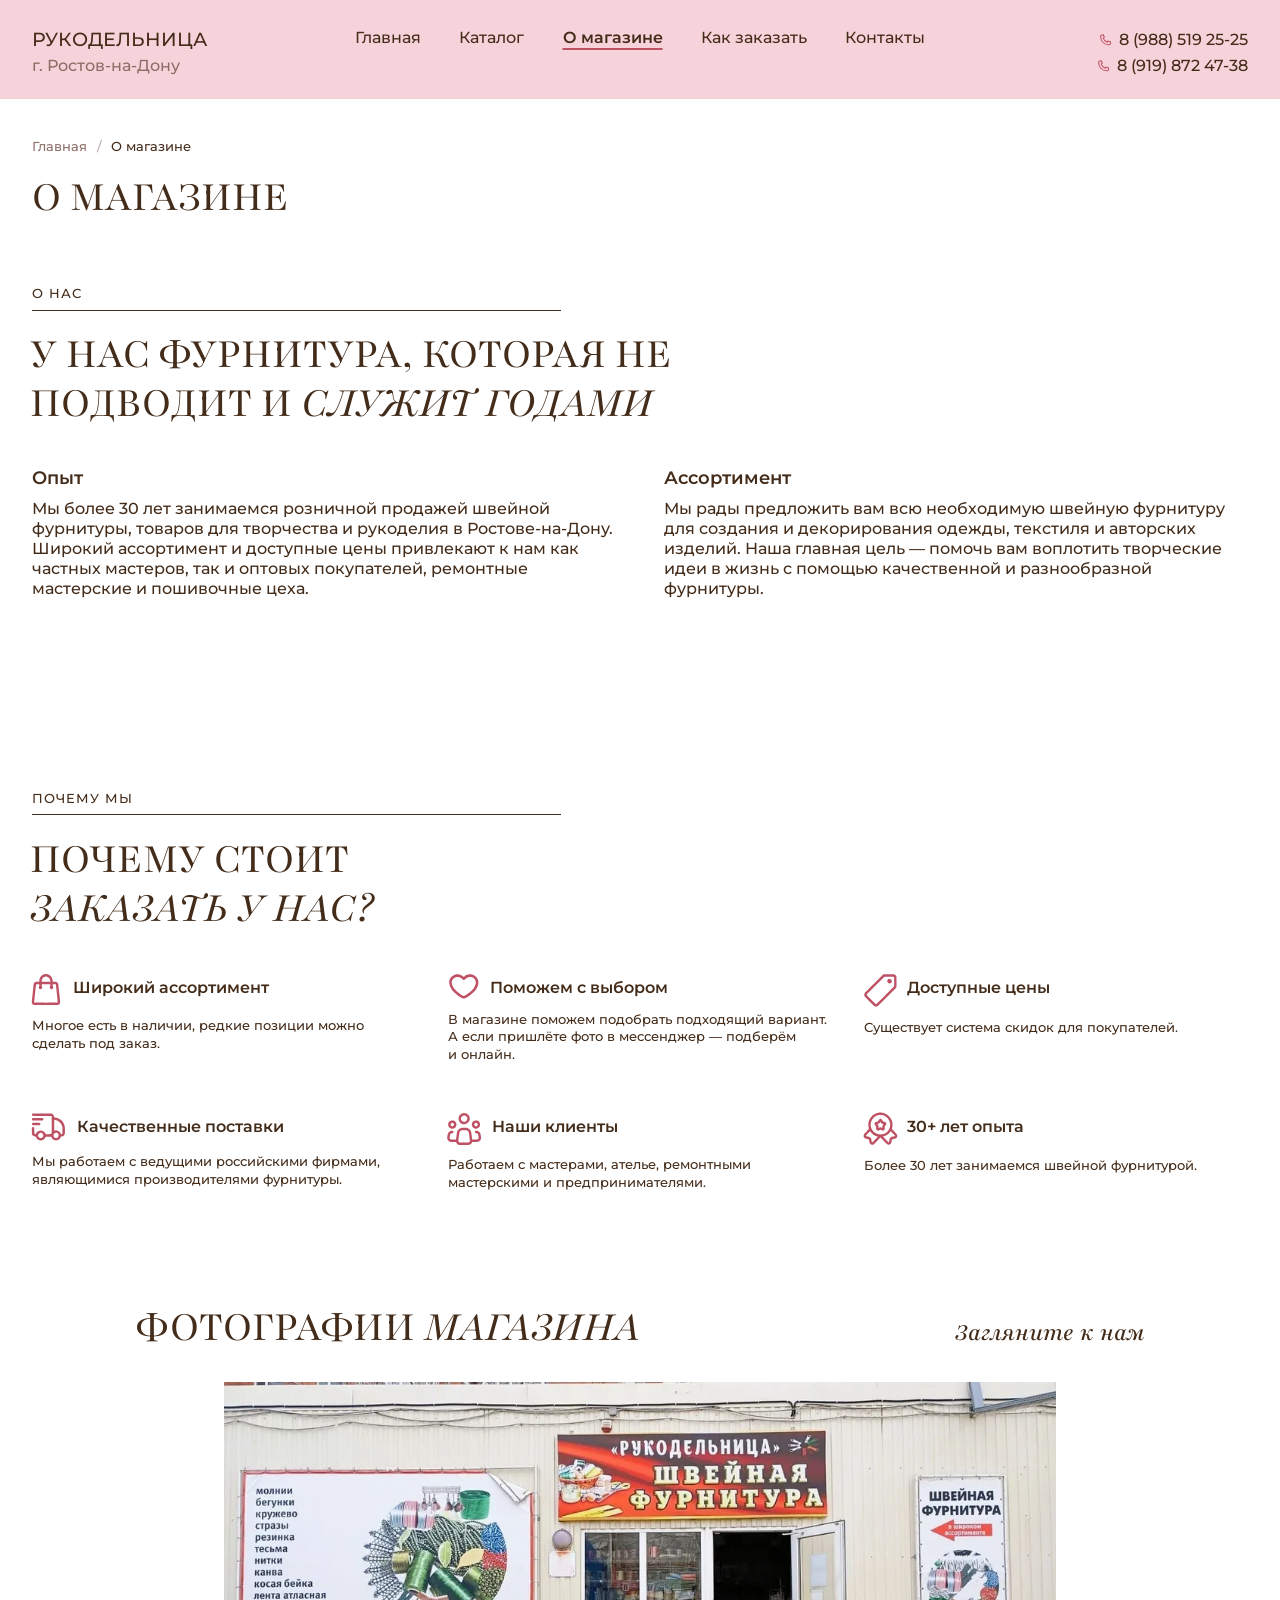
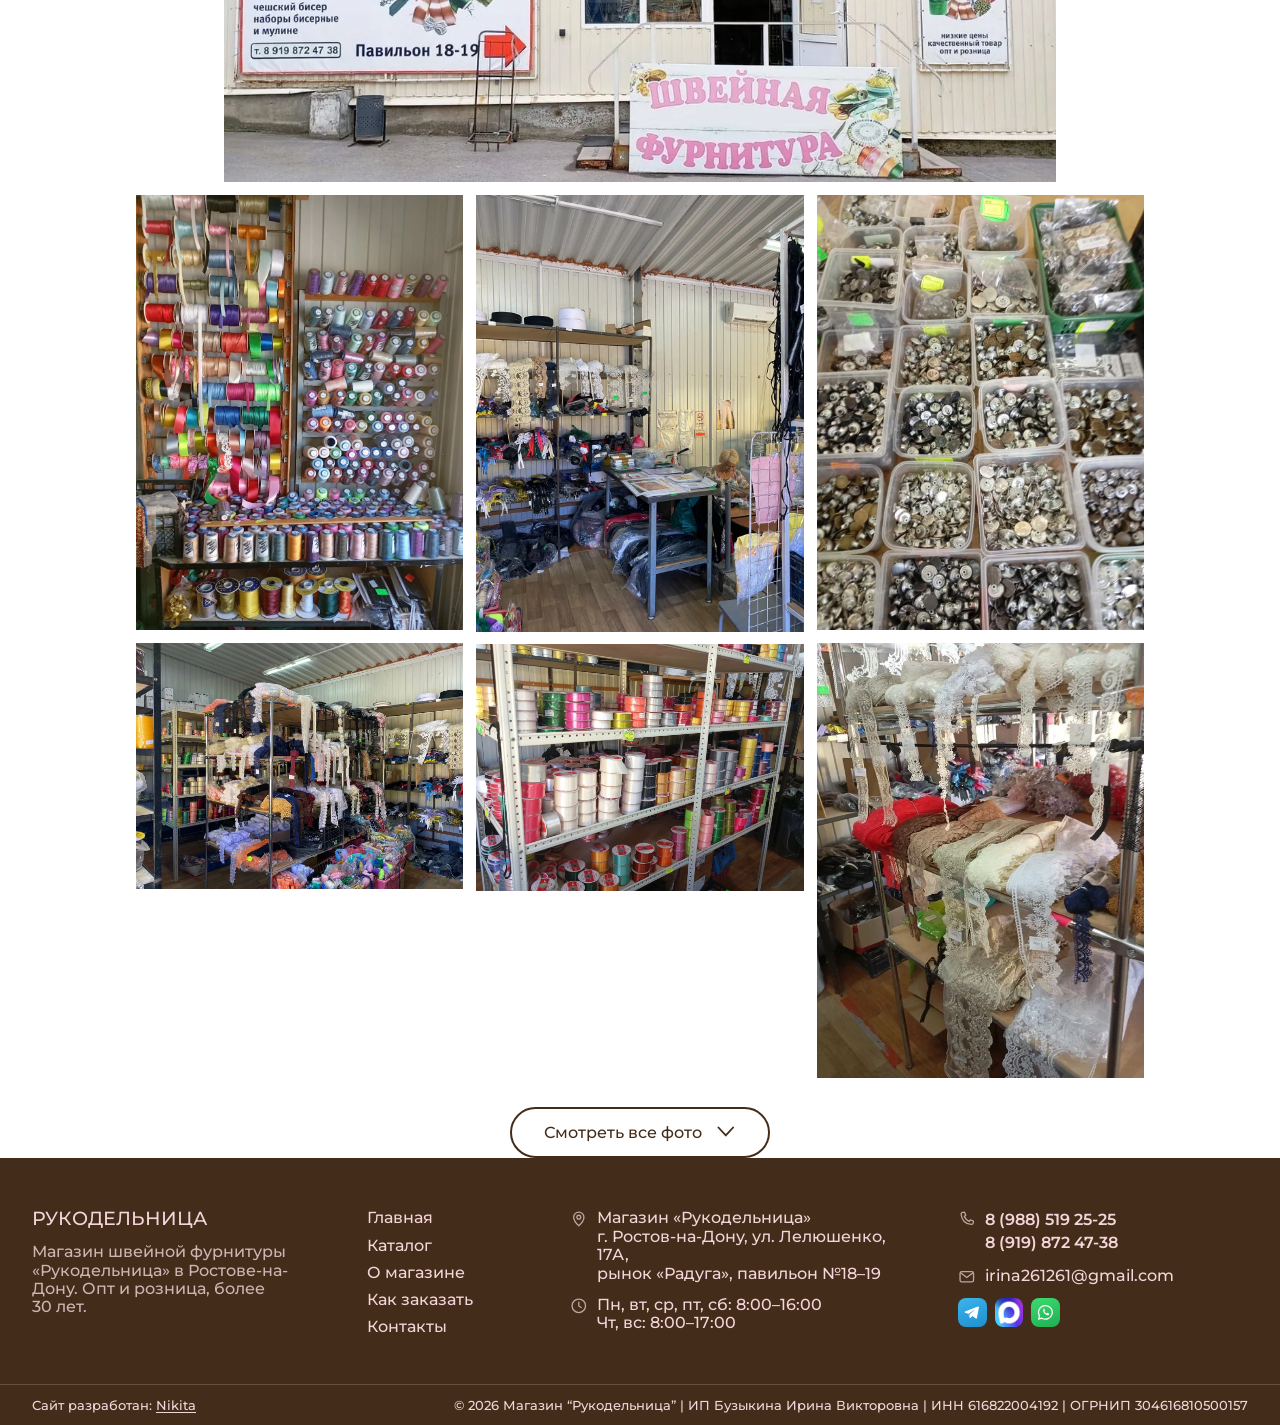
<file: about.html>
<!DOCTYPE html>
<html lang="ru">
<head>
<meta charset="utf-8">
<meta name="viewport" content="width=device-width, initial-scale=1">
<title>О магазине «Рукодельница» — швейная фурнитура в Ростове-на-Дону</title>
<meta name="description" content="Более 30 лет продаём швейную фурнитуру в Ростове-на-Дону. Опт и розница, помощь с подбором, проверенные поставщики.">
<link rel="canonical" href="https://rukodelnica-rostov.ru/about.html">
<meta name="theme-color" content="#f6d3da">
<meta name="format-detection" content="telephone=no">

<meta property="og:type" content="website">
<meta property="og:locale" content="ru_RU">
<meta property="og:site_name" content="Рукодельница">
<meta property="og:title" content="О магазине «Рукодельница» — швейная фурнитура в Ростове-на-Дону">
<meta property="og:description" content="Более 30 лет продаём швейную фурнитуру в Ростове-на-Дону. Опт и розница, помощь с подбором, проверенные поставщики.">
<meta property="og:url" content="https://rukodelnica-rostov.ru/about.html">
<meta property="og:image" content="https://rukodelnica-rostov.ru/assets/img/shop.jpg">
<meta name="twitter:card" content="summary_large_image">

<link rel="icon" href="assets/img/favicon.svg" type="image/svg+xml">
<link rel="apple-touch-icon" href="assets/img/favicon.svg">

<link rel="preconnect" href="https://fonts.googleapis.com">
<link rel="preconnect" href="https://fonts.gstatic.com" crossorigin>
<link href="https://fonts.googleapis.com/css2?family=Montserrat:wght@500;600;700&family=Playfair:ital,wght@0,400;1,400&display=swap" rel="stylesheet">
  <link rel="stylesheet" href="assets/css/style.css?v=store-gallery-complete-20261021">

<script type="application/ld+json">
{
  "@context": "https://schema.org",
  "@type": [
    "Store",
    "LocalBusiness"
  ],
  "@id": "https://rukodelnica-rostov.ru/#store",
  "name": "Рукодельница — швейная фурнитура",
  "description": "Розничная и мелкооптовая продажа швейной фурнитуры, товаров для творчества и рукоделия в Ростове-на-Дону.",
  "url": "https://rukodelnica-rostov.ru/",
  "image": "https://rukodelnica-rostov.ru/assets/img/shop.jpg",
  "telephone": [
    "+79885192525",
    "+79198724738"
  ],
  "email": "irina261261@gmail.com",
  "priceRange": "$",
  "currenciesAccepted": "RUB",
  "foundingDate": "1995",
  "address": {
    "@type": "PostalAddress",
    "streetAddress": "ул. Лелюшенко, 17А, рынок «Радуга», павильон №18–19",
    "addressLocality": "Ростов-на-Дону",
    "addressRegion": "Ростовская область",
    "addressCountry": "RU"
  },
  "openingHoursSpecification": [
    {
      "@type": "OpeningHoursSpecification",
      "dayOfWeek": [
        "Monday",
        "Tuesday",
        "Wednesday",
        "Friday",
        "Saturday"
      ],
      "opens": "08:00",
      "closes": "16:00"
    },
    {
      "@type": "OpeningHoursSpecification",
      "dayOfWeek": [
        "Thursday",
        "Sunday"
      ],
      "opens": "08:00",
      "closes": "17:00"
    }
  ],
  "sameAs": [
    "https://t.me/furnityra_rostov"
  ],
  "hasOfferCatalog": {
    "@type": "OfferCatalog",
    "name": "Основные виды швейной фурнитуры",
    "itemListElement": [
      {
        "@type": "OfferCatalog",
        "name": "Нитки"
      },
      {
        "@type": "OfferCatalog",
        "name": "Молнии"
      },
      {
        "@type": "OfferCatalog",
        "name": "Тесьма и кружево"
      },
      {
        "@type": "OfferCatalog",
        "name": "Ленты"
      },
      {
        "@type": "OfferCatalog",
        "name": "Кнопки"
      },
      {
        "@type": "OfferCatalog",
        "name": "Бегунки для молний"
      }
    ]
  }
}
</script>
</head>
<body class="inner">
<a class="skip-link" href="#main">Перейти к содержанию</a>

<svg xmlns="http://www.w3.org/2000/svg" style="position:absolute;width:0;height:0;overflow:hidden" aria-hidden="true" focusable="false"><symbol id="i-arrow" viewBox="0 0 420 406"><path d="M 180.169 93.017 C 175.959 93.982, 171.378 98.325, 169.924 102.730 C 167.838 109.051, 170.855 116.331, 176.838 119.410 C 178.302 120.163, 199.300 123.783, 223.500 127.455 C 247.700 131.126, 268.294 134.438, 269.264 134.815 C 270.593 135.331, 248.691 151.876, 180.477 201.888 C 130.673 238.401, 90.076 268.727, 90.259 269.278 C 90.880 271.140, 105.494 290.927, 106.276 290.963 C 106.702 290.984, 147.427 261.393, 196.776 225.206 C 246.124 189.019, 286.974 159.122, 287.554 158.768 C 288.136 158.413, 285.552 177.695, 281.786 201.812 C 274.153 250.701, 273.897 255.196, 278.479 259.978 C 285.695 267.510, 298.178 265.529, 301.835 256.270 C 303.685 251.586, 322.180 128.834, 321.709 124.369 C 321.168 119.252, 318.570 115.606, 314 113.555 C 312.075 112.691, 282.825 107.719, 249 102.505 C 215.175 97.291, 186.600 92.852, 185.500 92.640 C 184.400 92.428, 182.001 92.598, 180.169 93.017" fill="currentColor" fill-rule="evenodd"/></symbol><symbol id="i-badge" viewBox="0 0 460 450"><path d="M 204.625 22.076 C 185.700 25.407, 169.940 31.128, 153.603 40.598 C 141.913 47.374, 134.937 52.940, 122.466 65.440 C 96.638 91.329, 82.082 123.197, 79.040 160.515 C 77.528 179.066, 79.894 200.212, 85.357 216.969 C 87.641 223.975, 87.641 223.975, 60.071 252.642 C 44.907 268.410, 30.611 283.740, 28.302 286.709 C 21.835 295.024, 19.724 301.678, 20.210 312.211 C 20.557 319.720, 21.087 321.852, 24.056 327.660 C 28.469 336.294, 35.356 342.103, 44.544 344.941 C 48.164 346.059, 57.719 347.666, 65.777 348.512 C 87.149 350.757, 87.466 351.085, 90.114 373.789 C 91.122 382.430, 92.459 391.750, 93.086 394.500 C 95.450 404.884, 102.566 413.409, 113 418.356 C 124.695 423.901, 138.804 422.308, 149.453 414.239 C 152.178 412.175, 171.303 392.715, 191.953 370.993 C 212.604 349.272, 229.950 331.500, 230.500 331.500 C 231.050 331.500, 243.835 344.550, 258.911 360.500 C 296.497 400.265, 308.727 412.580, 314.033 416.005 C 329.905 426.248, 350.579 422.219, 362.527 406.554 C 366.514 401.326, 368.758 392.717, 370.552 375.762 C 373.115 351.551, 373.868 350.718, 395.187 348.501 C 403.265 347.661, 412.759 346.083, 416.284 344.994 C 432.453 340, 441.825 325.812, 440.788 307.900 C 440.008 294.425, 437.706 291.019, 409.705 261.899 C 369.411 219.998, 372.978 224.739, 375.581 216.541 C 386.791 181.236, 384.012 141.428, 367.945 107.141 C 351.859 72.815, 321.207 44.067, 285.799 30.098 C 277.007 26.629, 261.849 22.667, 251.308 21.082 C 240.044 19.388, 217.124 19.876, 204.625 22.076 M 210.500 51.075 C 168.290 58.174, 132.803 87.155, 116.610 127.752 C 105.958 154.456, 105.952 187.708, 116.592 215.434 C 131.900 255.319, 167.457 284.509, 210 292.111 C 219.281 293.770, 242.278 293.777, 251 292.125 C 302.458 282.374, 341.400 243.615, 350.592 193 C 352.597 181.962, 352.558 161.985, 350.509 150.504 C 347.447 133.346, 340.778 117.028, 330.687 102 C 324.355 92.572, 309.845 78.130, 299.719 71.179 C 285.630 61.507, 266.280 53.712, 249.668 51.016 C 242.392 49.835, 217.650 49.872, 210.500 51.075 M 223 99.295 C 217.630 100.969, 209.204 110.304, 203.140 121.299 C 198.890 129.004, 197.233 131.137, 195.140 131.593 C 173.442 136.329, 165.014 140.172, 160.579 147.356 C 158.309 151.032, 157.485 153.725, 157.185 158.443 C 156.657 166.725, 159.405 172.478, 169.925 185.114 C 177.929 194.728, 177.929 194.728, 176.866 204.114 C 174.312 226.660, 177.870 237.413, 189.897 243.488 C 196.085 246.613, 205.546 245.288, 219.019 239.408 C 230.539 234.380, 230.539 234.380, 238.019 237.803 C 259.403 247.586, 270.067 247.521, 278.818 237.554 C 283.817 231.861, 285.392 224.655, 284.586 211.171 C 284.212 204.903, 283.694 198.588, 283.436 197.137 C 283.051 194.972, 284.403 192.799, 290.991 185 C 300.294 173.986, 303.200 168.635, 303.798 161.416 C 304.363 154.605, 302.615 149.622, 297.845 144.447 C 292.613 138.771, 285.294 135.829, 265.887 131.600 C 263.845 131.155, 262.098 128.947, 257.902 121.512 C 254.948 116.277, 250.750 109.909, 248.572 107.361 C 241.784 99.420, 232.249 96.412, 223 99.295 M 226.111 141.534 C 218.325 155.219, 215.232 157.561, 200.256 161.110 C 195.440 162.251, 191.332 163.348, 191.127 163.548 C 190.922 163.749, 193.204 166.745, 196.199 170.206 C 207.432 183.189, 208.742 186.960, 207.245 202 C 206.725 207.225, 206.449 211.679, 206.631 211.898 C 206.813 212.117, 210.683 210.559, 215.231 208.436 C 222.353 205.112, 224.471 204.576, 230.500 204.576 C 236.529 204.576, 238.647 205.112, 245.769 208.436 C 250.317 210.559, 254.193 212.117, 254.382 211.898 C 254.572 211.679, 254.309 207.900, 253.798 203.500 C 252.030 188.267, 253.547 183.352, 263.686 171.469 C 267.261 167.280, 270.031 163.702, 269.843 163.518 C 269.654 163.335, 265.560 162.251, 260.744 161.110 C 245.882 157.588, 243.141 155.569, 235.471 142.500 C 232.889 138.100, 230.686 134.397, 230.576 134.271 C 230.465 134.144, 228.456 137.413, 226.111 141.534 M 79.806 275.250 C 51.453 304.598, 50 306.316, 50 310.489 C 50 313.236, 52.010 317, 53.476 317 C 56.073 317, 82.374 320.299, 85.677 321.040 C 95.699 323.286, 107.451 331.795, 112.552 340.498 C 116.676 347.536, 117.978 352.848, 120.005 370.923 C 121.724 386.255, 122.247 388.724, 124.099 390.250 C 125.266 391.212, 126.759 392, 127.417 392 C 130.149 392, 137.062 385.338, 167.113 353.740 L 198.727 320.500 189.613 317.918 C 155.823 308.343, 124.811 286.435, 105.861 258.750 C 103.697 255.588, 101.785 253, 101.614 253 C 101.442 253, 91.629 263.012, 79.806 275.250 M 354.641 259.354 C 332.933 289.776, 302.210 310.553, 265.376 319.722 C 262.252 320.500, 262.252 320.500, 294.070 354 C 323.929 385.437, 330.758 392, 333.611 392 C 334.253 392, 335.725 391.212, 336.881 390.250 C 338.706 388.732, 339.244 386.184, 340.943 371 C 342.954 353.043, 344.298 347.581, 348.448 340.498 C 351.655 335.027, 359.608 327.739, 365.793 324.605 C 372.219 321.348, 376.561 320.396, 393.580 318.509 C 408.947 316.805, 411 315.844, 411 310.351 C 411 306.394, 407.077 301.811, 378.244 272.084 L 359.412 252.668 354.641 259.354" fill="currentColor" fill-rule="evenodd"/></symbol><symbol id="i-bag" viewBox="0 0 440 440"><path d="M 189 26.567 C 174.507 29.091, 161.825 34.095, 151.814 41.239 C 139.122 50.295, 128.090 64.126, 122.301 78.238 C 117.920 88.917, 116.893 94.036, 116.300 108.154 L 115.727 121.808 94.114 122.165 C 73.200 122.511, 72.316 122.609, 66.825 125.172 C 59.080 128.787, 52.596 135.043, 48.978 142.393 C 45.957 148.530, 45.957 148.530, 33.904 262.515 C 25.982 337.438, 22.037 378.417, 22.394 382.093 C 23.729 395.858, 33.085 407.438, 46.544 411.984 C 52.536 414.008, 53.862 414.024, 202.044 413.763 C 351.500 413.500, 351.500 413.500, 357.098 410.751 C 363.654 407.531, 371.233 400.216, 374.057 394.383 C 379.071 384.024, 379.363 389.004, 366.617 267.406 C 360.165 205.858, 354.220 152.811, 353.406 149.525 C 350.547 137.981, 342.887 129.083, 332.147 124.830 C 327.068 122.819, 324.364 122.556, 305.250 122.211 L 284 121.828 283.992 112.664 C 283.959 72.536, 260.691 40.898, 222.500 29.052 C 215.692 26.941, 195.468 25.440, 189 26.567 M 185.688 58.502 C 168.270 63.290, 154.037 77.659, 148.612 95.932 C 147.584 99.395, 147 105.102, 147 111.682 L 147 122 200 122 L 253 122 253 112.210 C 253 106.766, 252.339 99.882, 251.511 96.703 C 246.685 78.175, 231.904 63.264, 213.500 58.357 C 207.213 56.681, 192.025 56.760, 185.688 58.502 M 76.950 155.093 C 75.912 157.033, 53.034 369.148, 53.010 377.050 C 53.005 379.003, 53.540 381.140, 54.200 381.800 C 55.944 383.544, 344.056 383.544, 345.800 381.800 C 346.460 381.140, 347 379.092, 347 377.249 C 347 369.040, 323.906 155.592, 322.885 154.361 C 322.005 153.301, 317.584 153, 302.878 153 L 284 153 284 164.941 C 284 172.565, 284.399 177.128, 285.103 177.564 C 287.190 178.853, 290.980 188.506, 290.968 192.500 C 290.954 197.018, 287.959 204.338, 284.688 207.847 C 278.100 214.915, 266.103 216.594, 257.638 211.634 C 254.481 209.783, 252.013 207.239, 249.949 203.704 C 247.209 199.014, 246.942 197.809, 247.242 191.500 C 247.505 185.956, 248.139 183.620, 250.287 180.270 C 252.836 176.296, 253 175.342, 253 164.520 L 253 153 200 153 L 147 153 147 164.340 C 147 175.049, 147.166 175.982, 149.982 181.090 C 157.176 194.142, 151.179 209.566, 137.347 213.588 C 117.633 219.319, 101.298 196.930, 113.002 180.221 C 115.910 176.071, 116 175.596, 116 164.471 L 116 153 97.035 153 C 78.814 153, 78.026 153.082, 76.950 155.093" fill="currentColor" fill-rule="evenodd"/></symbol><symbol id="i-chev" viewBox="0 0 432 324"><path d="M 36.024 35.721 C 30.900 39.449, 26.803 42.950, 26.921 43.500 C 27.038 44.050, 67.942 100.025, 117.817 167.889 C 167.693 235.753, 209.168 292.343, 209.985 293.644 C 210.801 294.945, 211.770 295.895, 212.136 295.755 C 212.503 295.615, 252.737 243.300, 301.545 179.500 C 350.354 115.700, 393.815 58.936, 398.126 53.358 L 405.964 43.216 396.370 36.005 C 388.311 29.948, 386.561 29.011, 385.427 30.147 C 384.685 30.891, 345.675 81.675, 298.740 143 C 251.804 204.325, 213.009 254.500, 212.529 254.500 C 212.050 254.500, 174.722 204.232, 129.579 142.794 C 84.435 81.356, 47.014 30.605, 46.421 30.015 C 45.650 29.249, 42.672 30.883, 36.024 35.721" fill="currentColor" fill-rule="evenodd"/></symbol><symbol id="i-heart" viewBox="0 0 440 360"><path d="M 125 29.579 C 96.024 32.806, 72.480 44.168, 53.735 63.970 C 33.887 84.936, 25.446 109.367, 27.934 138.642 C 31.546 181.155, 51.284 217.786, 91.771 257.120 C 128.877 293.168, 178.103 326.032, 202.065 330.752 C 209.276 332.173, 210.732 332.171, 218.026 330.734 C 248.680 324.695, 318.791 272.822, 352.151 231.500 C 390.306 184.238, 402.311 130.007, 383.588 89.483 C 372.427 65.327, 349.931 45.494, 322.468 35.598 C 285.577 22.305, 243.601 30.879, 213.810 57.791 C 210.120 61.124, 210.120 61.124, 202.810 55.151 C 188.276 43.276, 171.501 34.955, 155 31.437 C 148.174 29.981, 130.962 28.915, 125 29.579 M 118 62.947 C 101.065 66.546, 87.860 73.953, 76.495 86.228 C 64.308 99.391, 58.025 117.334, 59.445 134.915 C 62.329 170.605, 78.904 200.543, 115.134 235.500 C 147.702 266.923, 196.045 299.500, 210.109 299.500 C 218.963 299.500, 240.610 287.147, 268.199 266.350 C 327.118 221.937, 356.568 180.483, 360.450 136.500 C 363.582 101.014, 338.061 69.733, 300.140 62.578 C 271.388 57.152, 247.021 66.973, 222.857 93.725 C 217.306 99.870, 212.348 101.709, 205.965 99.991 C 202.847 99.151, 199.863 96.764, 192.827 89.481 C 169.714 65.558, 145.732 57.054, 118 62.947" fill="currentColor" fill-rule="evenodd"/></symbol><symbol id="i-mail" viewBox="0 0 434 434"><path d="M 194 29.021 C 147.159 35.537, 105.529 57.630, 75.015 92.165 C 21.987 152.182, 12.775 240.201, 52.242 309.767 C 60.873 324.980, 69.804 336.729, 82.500 349.575 C 100.070 367.350, 114.955 377.929, 137.086 388.368 C 160.765 399.537, 183.269 404.888, 210.093 405.728 C 250.972 407.008, 286.379 397.212, 320.750 375.112 C 325.934 371.779, 328.738 369.379, 328.297 368.654 C 327.693 367.662, 311.306 345.222, 310.363 344.095 C 310.176 343.873, 306.922 345.754, 303.130 348.275 C 276.240 366.155, 244.379 374.937, 211 373.666 C 187.271 372.764, 167.284 367.684, 146.591 357.297 C 102.929 335.381, 73.936 297.534, 62.844 247.975 C 60.783 238.764, 60.504 234.966, 60.536 216.500 C 60.569 197.068, 60.781 194.610, 63.375 183.577 C 68.313 162.573, 75.597 145.570, 86.755 129 C 109.751 94.850, 144.303 71.886, 186.352 62.804 C 194.911 60.956, 199.710 60.609, 217 60.591 C 234.635 60.573, 238.967 60.888, 248 62.845 C 283.022 70.433, 314.572 88.915, 335.886 114.329 C 349.927 131.073, 359.571 148.248, 366.010 167.979 C 372.574 188.095, 373.500 195.578, 373.500 228.500 C 373.500 257.500, 373.500 257.500, 370.534 262.855 C 358.305 284.934, 326.800 284.802, 315.233 262.623 C 312.592 257.559, 312.554 257.189, 311.870 230.500 C 311.015 197.115, 309.284 188.473, 299.997 171.257 C 286.758 146.712, 262.236 128.913, 234 123.355 C 224.397 121.464, 207.658 121.479, 197.821 123.387 C 160.738 130.579, 130.677 161.062, 123.411 198.838 C 121.533 208.604, 121.617 226.227, 123.588 235.792 C 129.338 263.694, 148.328 288.521, 173.763 301.385 C 187.849 308.509, 208.597 312.819, 223 311.612 C 245.161 309.755, 266.466 300.361, 281.705 285.728 C 285.172 282.399, 288.159 279.861, 288.342 280.087 C 288.526 280.314, 290.045 282.525, 291.719 285 C 301.111 298.887, 316.959 308.276, 335.607 311.003 C 364.004 315.155, 392.783 297.112, 403.107 268.683 C 405.182 262.970, 405.384 260.415, 405.761 235.075 C 406.186 206.584, 405.417 194.956, 402.020 178.500 C 388.470 112.866, 339.867 58.372, 276.159 37.385 C 256.705 30.976, 243.950 28.920, 221 28.496 C 209.725 28.288, 197.575 28.524, 194 29.021 M 205.281 155.427 C 186.816 158.937, 169.482 172.151, 161.068 189.131 C 152.095 207.239, 152.095 226.761, 161.068 244.869 C 167.005 256.851, 177.646 267.490, 189.222 273.019 C 208.312 282.136, 225.649 282.031, 245 272.680 C 251.615 269.483, 255.166 266.901, 261.010 261.036 C 273.444 248.558, 279.181 234.873, 279.260 217.500 C 279.343 199.364, 273.829 185.884, 261.011 172.882 C 249.818 161.529, 236.444 155.575, 219.760 154.515 C 215.685 154.256, 209.333 154.656, 205.281 155.427" fill="currentColor" fill-rule="evenodd"/></symbol><symbol id="i-people" viewBox="0 0 480 440"><path d="M 209.023 27.128 C 196.499 30.490, 186.670 36.262, 176.870 46.012 C 169.606 53.239, 167.518 56.092, 163.675 64.049 C 149.910 92.541, 155.116 123.444, 177.402 145.523 C 215.964 183.728, 280.629 166.113, 295.072 113.470 C 297.959 102.946, 297.972 88.626, 295.104 77.700 C 289.872 57.770, 275.002 39.842, 256.787 31.503 C 242.369 24.902, 223.690 23.191, 209.023 27.128 M 219.594 56.023 C 207.457 58.140, 195.529 67.369, 190.180 78.782 C 187.782 83.898, 187.500 85.659, 187.500 95.500 C 187.500 106.002, 187.653 106.805, 190.880 113.234 C 200.982 133.364, 224.808 141.193, 244.981 131.010 C 262.004 122.417, 270.277 104.005, 265.448 85.460 C 262.313 73.420, 255.085 64.802, 243.656 59.479 C 235.725 55.785, 227.627 54.622, 219.594 56.023 M 67.263 118.448 C 49.931 122.398, 34.201 136.896, 29.009 153.705 C 26.284 162.528, 26.270 176.442, 28.977 185.145 C 34.587 203.182, 51.429 217.868, 70.121 221.020 C 97.301 225.605, 124.089 207.304, 129.870 180.201 C 131.289 173.548, 131.305 167.018, 129.922 159.536 C 126.683 142.015, 112.635 125.865, 95.500 119.966 C 87.686 117.275, 75.323 116.611, 67.263 118.448 M 363.263 118.448 C 345.931 122.398, 330.201 136.896, 325.009 153.705 C 322.284 162.528, 322.270 176.442, 324.977 185.145 C 330.587 203.182, 347.429 217.868, 366.121 221.020 C 401.349 226.962, 432.685 195.249, 426.067 160.353 C 422.568 141.901, 408.930 125.967, 391.500 119.966 C 383.686 117.275, 371.323 116.611, 363.263 118.448 M 71.176 149.138 C 66.230 150.563, 59.634 157.663, 58.071 163.245 C 54.410 176.320, 63.045 189.323, 76.296 190.691 C 83.686 191.454, 89.669 189.216, 94.481 183.889 C 99.006 178.880, 100 176.271, 100 169.395 C 100 154.498, 86.210 144.807, 71.176 149.138 M 367.176 149.138 C 362.585 150.460, 355.729 157.599, 354.230 162.616 C 352.349 168.910, 352.739 173.127, 355.750 179.064 C 362.668 192.708, 380.301 195.157, 390.481 183.889 C 395.006 178.880, 396 176.271, 396 169.395 C 396 154.498, 382.210 144.807, 367.176 149.138 M 189 212.052 C 175.567 215.529, 167.633 220.200, 156.950 230.918 C 149.102 238.792, 146.660 242.015, 143.250 249 C 140.968 253.675, 138.587 259.586, 137.960 262.137 C 137.333 264.687, 134.257 287.187, 131.125 312.137 L 125.431 357.500 96.465 357.808 C 61.354 358.182, 58.683 357.779, 51.993 351.088 C 44.462 343.557, 44.205 340.971, 48.447 315.384 C 52.240 292.505, 52.876 290.163, 56.627 285.245 C 60.452 280.230, 66.084 277.873, 76.253 277.031 C 86.185 276.208, 89.301 274.635, 92.305 268.929 C 94.573 264.622, 94.093 256.961, 91.319 253.176 C 87.962 248.596, 83.470 247, 74 247.026 C 63.691 247.054, 58.973 248.070, 50.442 252.101 C 38.542 257.724, 28.049 269.440, 24.003 281.623 C 21.301 289.760, 14.997 328.348, 15.012 336.666 C 15.036 350.608, 19.984 362.137, 30.423 372.577 C 34.680 376.833, 39.744 380.742, 43.131 382.386 C 53.988 387.654, 56.823 387.975, 92.598 387.988 L 125.696 388 129.514 395.750 C 136.343 409.611, 149.881 420.661, 164.028 423.921 C 166.819 424.564, 190.541 424.960, 227.145 424.976 C 282.642 424.999, 286.130 424.895, 292.145 423.036 C 306.533 418.591, 317.343 409.297, 323.812 395.811 L 327.500 388.121 360.540 388.061 C 395.574 387.996, 400.519 387.472, 409.500 382.864 C 425.498 374.657, 435.612 360.414, 438.313 342.287 C 439.291 335.720, 439.049 332.993, 435.606 311.858 C 433.526 299.090, 430.975 285.910, 429.936 282.571 C 423.316 261.295, 403.095 246.994, 379.645 247.004 C 372.284 247.007, 369.864 247.395, 367.241 248.995 C 357.880 254.702, 357.547 268.726, 366.631 274.678 C 368.425 275.854, 372.391 276.706, 378.241 277.174 C 389.195 278.049, 394.646 280.833, 398.594 287.571 C 401.939 293.278, 408.288 327.966, 407.757 337.633 C 407.334 345.326, 404.012 350.733, 397.272 354.695 C 392.500 357.500, 392.500 357.500, 360.250 357.801 C 336.798 358.020, 328 357.795, 328 356.975 C 328 356.354, 325.524 335.969, 322.498 311.673 C 315.212 253.175, 313.346 247.355, 296.438 230.380 C 289.852 223.769, 286.600 221.397, 278.925 217.608 C 264.842 210.657, 260.431 210.028, 226 210.072 C 200.117 210.106, 195.581 210.348, 189 212.052 M 199.126 241.078 C 184.953 243.560, 171.947 255.374, 167.849 269.491 C 166.506 274.117, 154.997 367.150, 155.022 373.179 C 155.064 383.428, 160.542 390.648, 170.465 393.533 C 175.045 394.864, 183.319 395.042, 229.148 394.791 C 282.500 394.500, 282.500 394.500, 287.363 392.106 C 292.772 389.444, 297.508 383.141, 298.641 377.098 C 299.582 372.085, 287.488 275.302, 284.946 267.500 C 281.362 256.501, 272.523 247.311, 261.282 242.898 C 255.880 240.777, 253.825 240.612, 230 240.383 C 215.975 240.248, 202.082 240.561, 199.126 241.078" fill="currentColor" fill-rule="evenodd"/></symbol><symbol id="i-phone" viewBox="0 0 434 490"><path d="M 78.367 58.617 C 44.681 97.140, 40.663 102.953, 34.020 122.782 C 22.456 157.297, 27.672 205.475, 48.363 255.271 C 82.137 336.553, 155.034 415.943, 224.004 446.555 C 249.702 457.961, 264.954 461.490, 288.500 461.480 C 305.113 461.472, 305.716 461.397, 315 458.187 C 327.293 453.936, 336.841 448.439, 346.311 440.159 C 352.022 435.165, 393.467 388.841, 404.837 374.743 C 406.018 373.278, 400.378 366.423, 356.436 315.917 C 308.467 260.781, 306.642 258.820, 305.099 260.779 C 304.220 261.896, 292.068 275.904, 278.095 291.908 L 252.689 321.006 245.270 317.004 C 205.922 295.780, 173.495 258.456, 154.466 212.486 C 151.278 204.785, 151.036 203.614, 152.331 202.150 C 174.878 176.665, 203.996 142.294, 203.783 141.417 C 203.573 140.553, 127.371 52.462, 107.938 30.617 C 105.373 27.734, 105.373 27.734, 78.367 58.617 M 90.404 96.971 C 72.878 117.069, 69.066 122.577, 65.105 133.522 C 61.029 144.787, 59.577 155.902, 60.347 169.943 C 63.671 230.580, 101.161 302.142, 159.128 358.501 C 202.886 401.046, 249.656 425, 288.966 425 C 308.688 425, 321.760 418.091, 338.584 398.773 C 343.488 393.143, 350.527 385.099, 354.228 380.897 L 360.955 373.258 333.884 342.198 L 306.813 311.138 283.784 337.597 C 264.032 360.293, 260.453 363.964, 258.628 363.400 C 253.607 361.849, 229.768 349.731, 221.500 344.526 C 193.665 327.005, 168.850 302.680, 149.730 274.175 C 141.708 262.216, 133.466 247.385, 127.930 234.951 C 121.847 221.288, 112.959 195.877, 113.790 194.524 C 114.180 193.888, 124.400 181.995, 136.500 168.095 C 148.600 154.195, 158.625 142.489, 158.777 142.081 C 158.986 141.519, 113.364 88.318, 106.559 81.190 C 105.543 80.125, 102.517 83.081, 90.404 96.971" fill="currentColor" fill-rule="evenodd"/></symbol><symbol id="i-star" viewBox="0 0 416 384"><path d="M 203.994 28.879 C 198.981 30.515, 195.051 33.067, 192.645 36.249 C 191.294 38.037, 181.106 61.100, 170.006 87.500 C 158.906 113.900, 149.526 135.790, 149.162 136.144 C 148.798 136.498, 124.875 138.839, 96 141.348 C 67.125 143.856, 41.925 146.439, 40 147.088 C 31.940 149.805, 26.060 158.575, 26.022 167.934 C 25.981 178.019, 26.293 178.359, 70.471 216.399 C 92.762 235.593, 111 251.956, 111 252.762 C 111 253.568, 105.770 276.564, 99.377 303.864 C 92.985 331.164, 87.728 355.525, 87.697 358 C 87.629 363.318, 89.893 368.488, 94.236 372.930 C 99.016 377.819, 102.764 379.411, 109.605 379.458 C 115.710 379.500, 115.710 379.500, 162.105 351.595 C 187.622 336.247, 208.985 323.684, 209.577 323.678 C 210.170 323.672, 231.545 336.224, 257.077 351.572 C 303.500 379.478, 303.500 379.478, 309.500 379.447 C 316.192 379.413, 320.077 377.769, 324.923 372.923 C 329.523 368.324, 331.381 364.149, 331.343 358.500 C 331.325 355.750, 326.065 331.071, 319.655 303.658 C 313.245 276.246, 308 253.268, 308 252.597 C 308 251.926, 326.166 235.725, 348.368 216.595 C 376.419 192.427, 389.438 180.565, 391.035 177.724 C 395.797 169.251, 393.402 158.210, 385.194 150.794 C 380.011 146.112, 378.788 145.929, 319 140.884 C 292.325 138.634, 270.215 136.502, 269.866 136.146 C 269.517 135.791, 260.169 113.929, 249.093 87.565 C 238.018 61.201, 227.815 38.135, 226.420 36.306 C 221.865 30.334, 210.781 26.663, 203.994 28.879" fill="currentColor" fill-rule="evenodd"/></symbol><symbol id="i-tag" viewBox="0 0 460 460"><path d="M 271.882 29.381 C 269.893 30.092, 266.743 31.626, 264.882 32.789 C 263.022 33.953, 210.592 85.889, 148.372 148.203 C 41.357 255.378, 35.062 261.877, 31.872 268.479 C 28.719 275.004, 28.502 276.109, 28.535 285.479 C 28.580 298.268, 30.890 304.527, 39.006 313.852 C 42.188 317.509, 68.351 343.930, 97.146 372.567 C 145.251 420.409, 150.068 424.913, 156.500 428.067 C 163.126 431.317, 164.062 431.500, 174.021 431.500 C 193.274 431.500, 181.387 441.850, 312.188 311.201 C 394.520 228.964, 426.651 196.246, 428.688 192.573 C 431.500 187.500, 431.500 187.500, 431.804 126 C 432.076 71.048, 431.931 63.831, 430.436 58.221 C 426.870 44.842, 416.501 34.088, 403.207 29.982 C 397.100 28.096, 393.852 28.002, 336.145 28.044 C 289.182 28.078, 274.684 28.379, 271.882 29.381 M 169.739 169.769 C 59 280.539, 59 280.539, 59.002 285.519 C 59.004 290.500, 59.004 290.500, 113.475 345 C 143.917 375.459, 169.292 400.057, 170.998 400.763 C 172.676 401.457, 175.276 401.742, 176.775 401.394 C 178.645 400.961, 214.388 365.916, 290.750 289.642 L 402 178.521 401.989 125.010 C 401.983 95.580, 401.700 69.815, 401.359 67.757 C 401.019 65.698, 399.612 62.885, 398.234 61.507 C 395.727 59, 395.727 59, 338.103 59 L 280.479 59 169.739 169.769 M 334.305 88.049 C 324.217 92.029, 316 104.127, 316 115 C 316 129.952, 329.736 144, 344.356 144 C 352.572 144, 358.849 141.311, 364.993 135.161 C 376.448 123.694, 377.102 108.004, 366.611 96.335 C 358.086 86.853, 345.511 83.628, 334.305 88.049" fill="currentColor" fill-rule="evenodd"/></symbol><symbol id="i-tg" viewBox="0 0 462 392"><path d="M 396.500 29.195 C 379.796 34.970, 336.794 51.745, 311 62.549 C 303.575 65.659, 295.025 69.211, 292 70.443 C 288.975 71.674, 283.350 74.049, 279.500 75.721 C 275.650 77.393, 260.575 83.825, 246 90.015 C 185.111 115.873, 122.182 142.937, 105.500 150.440 C 98.389 153.638, 91.978 156.501, 67.766 167.295 C 41.290 179.097, 34.112 183.243, 30.250 188.963 C 26.762 194.130, 27.506 201.211, 31.913 204.788 C 35.904 208.026, 40.980 210.803, 46.500 212.768 C 52.245 214.813, 75.779 222.081, 81 223.423 C 82.375 223.776, 89.350 225.581, 96.500 227.435 C 113.128 231.746, 126.762 234.050, 131.652 233.376 C 138.652 232.412, 148.446 229.811, 152.109 227.943 C 158.090 224.894, 181.656 210.259, 195.500 200.996 C 209.047 191.933, 222.221 182.755, 254.937 159.587 C 277.298 143.753, 306.239 124.314, 316.668 118.124 C 322.380 114.734, 324.615 113.934, 327.668 114.185 C 331.295 114.483, 331.516 114.697, 331.806 118.185 C 332.168 122.531, 331.138 123.844, 312.064 143.348 C 298.497 157.221, 244.012 207.865, 229.757 219.853 C 214.226 232.913, 206.792 242.239, 204.297 251.795 C 203.080 256.456, 203.096 257.818, 204.422 262.379 C 206.681 270.149, 211.372 274.204, 240 293.132 C 254.025 302.405, 270.225 313.351, 276 317.457 C 297.425 332.690, 329.727 353.960, 336.786 357.482 C 347.179 362.668, 352.310 363.977, 362.290 363.989 C 372.542 364.002, 376.989 362.263, 381.882 356.327 C 389.788 346.735, 394.436 330.474, 398.409 298.500 C 399.825 287.098, 401.195 277.834, 404.470 257.500 C 405.267 252.550, 406.825 242.875, 407.932 236 C 409.039 229.125, 410.884 217.650, 412.032 210.500 C 413.180 203.350, 414.957 192.325, 415.981 186 C 417.006 179.675, 418.796 168.200, 419.960 160.500 C 421.124 152.800, 422.496 144.025, 423.009 141 C 423.522 137.975, 425.101 127.175, 426.518 117 C 427.935 106.825, 430.065 92.650, 431.252 85.500 C 432.784 76.268, 433.422 68.008, 433.454 57 C 433.499 41.865, 433.435 41.390, 430.759 36.837 C 426.337 29.315, 423.243 27.986, 410.382 28.079 C 404.397 28.122, 398.150 28.625, 396.500 29.195" fill="currentColor" fill-rule="evenodd"/></symbol><symbol id="i-truck" viewBox="0 0 480 400"><path d="M 35.123 32.002 C 21.728 35.165, 19.004 50.939, 30.384 59.438 C 33.125 61.485, 33.967 61.504, 147.323 62.017 C 240.731 62.440, 262.111 62.783, 264.858 63.902 C 271.805 66.734, 271.444 61.259, 272 172 C 272.500 271.500, 272.500 271.500, 269.840 276.500 C 268.377 279.250, 266.618 283.413, 265.932 285.750 C 264.683 290, 264.683 290, 230.024 290 C 195.365 290, 195.365 290, 193.704 284.750 C 189.234 270.623, 175.937 255.755, 161.646 248.902 C 142.901 239.913, 124.950 239.977, 106.218 249.097 C 91.990 256.023, 81.277 267.739, 75.444 282.750 C 72.957 289.150, 72.326 289.997, 70.063 289.976 C 65.013 289.929, 59.641 288.096, 57.093 285.549 C 54.500 282.958, 54.500 282.958, 54 246.729 C 53.532 212.802, 53.373 210.284, 51.500 207.105 C 48.622 202.219, 44.839 199.785, 39.324 199.271 C 33.677 198.745, 29.088 201.264, 25.202 207.024 C 22.857 210.500, 22.857 210.500, 23.266 247.500 C 23.715 288.172, 24.039 290.711, 29.974 299.960 C 34.405 306.864, 41.078 312.673, 48.647 316.215 C 53.847 318.649, 56.920 319.361, 63.957 319.762 C 72.762 320.264, 72.762 320.264, 73.995 324.382 C 79.728 343.542, 97.251 360.629, 116.921 366.240 C 126.340 368.927, 143.242 368.847, 152 366.073 C 171.792 359.806, 188.589 343.497, 194.046 325.250 C 195.317 321, 195.317 321, 229.976 321 C 264.635 321, 264.635 321, 266.305 326.298 C 272.014 344.410, 289.485 360.724, 309.358 366.502 C 317.371 368.831, 334.335 368.690, 343.079 366.221 C 362.201 360.822, 379.882 343.777, 385.890 324.951 C 387.023 321.401, 387.023 321.401, 396.245 320.237 C 417.109 317.604, 431.651 304.711, 435.992 285 C 436.873 280.996, 437.075 268.891, 436.732 240.500 C 436.315 205.894, 436.030 200.454, 434.203 192.218 C 426.286 156.541, 408.194 127.887, 380.500 107.166 C 370.379 99.594, 352.380 90.162, 340.373 86.140 C 332.596 83.535, 315.366 80.004, 310.343 79.986 C 303.345 79.961, 302.002 79.181, 301.985 75.133 C 301.947 65.706, 297.295 53.041, 291.297 46.034 C 283.112 36.471, 274.172 33.188, 253 31.969 C 233.901 30.869, 39.797 30.899, 35.123 32.002 M 30.922 91.274 C 25.263 95.087, 22.748 99.706, 23.271 105.324 C 23.785 110.839, 26.219 114.622, 31.105 117.500 C 34.375 119.426, 36.598 119.511, 91.500 119.812 C 122.850 119.983, 150.903 119.833, 153.839 119.478 C 166.714 117.924, 172.645 104.447, 164.829 94.509 C 160.446 88.938, 161.233 89, 95.180 89 C 34.296 89, 34.296 89, 30.922 91.274 M 303 178.117 C 303 246.233, 303 246.233, 305.250 245.578 C 318.285 241.780, 326.408 241.269, 337.792 243.532 C 359.283 247.804, 377.561 263.515, 385.160 284.250 C 387.268 290, 387.268 290, 391.884 289.985 C 397.705 289.967, 400.814 288.400, 403.789 283.985 C 406.139 280.500, 406.139 280.500, 405.763 241 C 405.391 201.812, 405.367 201.421, 402.694 191.523 C 391.458 149.909, 357.656 118.879, 315.565 111.539 C 310.710 110.693, 305.897 110, 304.869 110 C 303.062 110, 303 112.258, 303 178.117 M 35.123 146.981 C 27.460 148.838, 22.577 155.418, 23.335 162.864 C 23.841 167.827, 26.200 171.490, 30.990 174.750 C 34.290 176.996, 34.370 177, 76.398 176.984 C 118.184 176.967, 118.530 176.950, 122.500 174.718 C 132.699 168.985, 132.424 154.680, 121.997 148.554 C 118.641 146.583, 116.887 146.493, 78.500 146.331 C 56.500 146.238, 36.980 146.530, 35.123 146.981 M 123.332 274.790 C 96.649 284.325, 94.341 321.712, 119.644 334.533 C 124.771 337.130, 126.559 337.500, 134 337.500 C 141.286 337.500, 143.315 337.100, 148.203 334.700 C 167.767 325.092, 172.610 299.676, 157.936 283.620 C 151.800 276.906, 145.113 273.836, 135.500 273.320 C 130.447 273.049, 127.062 273.458, 123.332 274.790 M 316.500 274.339 C 309.894 276.527, 306.614 278.611, 302.150 283.454 C 287.198 299.675, 291.957 324.957, 311.797 334.700 C 316.685 337.100, 318.714 337.500, 326 337.500 C 336.322 337.500, 342.048 335.106, 349.174 327.809 C 364.104 312.521, 359.531 285.767, 340.387 276.401 C 333.798 273.177, 322.859 272.233, 316.500 274.339" fill="currentColor" fill-rule="evenodd"/></symbol></svg>
<svg xmlns="http://www.w3.org/2000/svg" style="position:absolute;width:0;height:0;overflow:hidden" aria-hidden="true" focusable="false"><symbol id="i-wa" viewBox="0 0 24 24"><path d="M12 2.2a9.8 9.8 0 0 0-8.4 14.8L2.3 21.7l4.8-1.3A9.8 9.8 0 1 0 12 2.2z" fill="none" stroke="currentColor" stroke-width="1.8" stroke-linejoin="round"/><path d="M8.7 7.3c.3-.4.6-.4.8-.4h.6c.2 0 .4 0 .6.4l.8 1.9c.1.3.1.5-.1.7l-.5.6c-.2.2-.2.4-.1.6.6 1.1 1.5 2 2.6 2.6.2.1.4.1.6-.1l.6-.7c.2-.2.4-.3.7-.2l1.9.9c.3.1.4.3.4.5 0 .6-.3 1.3-.8 1.7-.6.5-1.5.6-2.4.3-2.5-.8-4.5-2.8-5.3-5.2-.3-.9-.2-2 .6-2.6z" fill="currentColor"/></symbol><symbol id="i-tg2" viewBox="0 0 24 24"><path d="M21.4 3.6 2.9 10.8c-.8.3-.8 1.5.1 1.7l4.6 1.4 1.8 5.6c.2.7 1.1.9 1.6.4l2.6-2.5 4.8 3.5c.6.4 1.4.1 1.6-.6L22.9 5c.2-1-.7-1.8-1.5-1.4zM9.6 14.6l-.4 3.6-1.3-4.3 9.8-6.2-8.1 6.9z" fill="currentColor"/></symbol><symbol id="i-max" viewBox="0 0 24 24"><path d="M12 2.2C6.6 2.2 2.2 6.3 2.2 11.4c0 2.6 1.1 4.9 3 6.6v4l3.7-2a10.8 10.8 0 0 0 3.1.5c5.4 0 9.8-4.1 9.8-9.1S17.4 2.2 12 2.2z" fill="none" stroke="currentColor" stroke-width="1.8" stroke-linejoin="round"/><path d="M7.6 14.4V8.6l4.4 3.9 4.4-3.9v5.8" fill="none" stroke="currentColor" stroke-width="1.9" stroke-linecap="round" stroke-linejoin="round"/></symbol><symbol id="i-pin" viewBox="0 0 24 24"><path d="M12 21.5s-7-6.1-7-11.6a7 7 0 0 1 14 0c0 5.5-7 11.6-7 11.6z" fill="none" stroke="currentColor" stroke-width="1.8" stroke-linejoin="round"/><circle cx="12" cy="9.8" r="2.6" fill="none" stroke="currentColor" stroke-width="1.8"/></symbol><symbol id="i-clock" viewBox="0 0 24 24"><circle cx="12" cy="12" r="9.2" fill="none" stroke="currentColor" stroke-width="1.8"/><path d="M12 7v5.3l3.4 2" fill="none" stroke="currentColor" stroke-width="1.8" stroke-linecap="round" stroke-linejoin="round"/></symbol><symbol id="i-call" viewBox="0 0 24 24"><path d="M6.6 3.2 9 3l1.6 4.2-2 1.4a11 11 0 0 0 6.8 6.8l1.4-2L21 15l-.2 2.4c-.1 1.3-1.2 2.4-2.6 2.3C10.2 19.3 4.7 13.8 4.3 5.8c-.1-1.4 1-2.5 2.3-2.6z" fill="none" stroke="currentColor" stroke-width="1.8" stroke-linejoin="round"/></symbol><symbol id="i-at" viewBox="0 0 24 24"><rect x="2.8" y="5" width="18.4" height="14" rx="2.4" fill="none" stroke="currentColor" stroke-width="1.8"/><path d="m3.5 6.5 8.5 6.4 8.5-6.4" fill="none" stroke="currentColor" stroke-width="1.8" stroke-linejoin="round"/></symbol></svg>

<div class="page">
  <div class="decor" aria-hidden="true"></div>

  <header class="site-header">
    <div class="site-header__inner">
      <a class="logo" href="./" aria-label="Рукодельница — швейная фурнитура, Ростов-на-Дону. На главную">
        <span class="logo__name">Рукодельница</span>
        <span class="logo__city">г. Ростов-на-Дону</span>
      </a>

      <button class="nav-toggle" type="button" id="nav-toggle" aria-controls="site-nav" aria-expanded="false" aria-label="Открыть меню">
        <span class="nav-toggle__bar"></span>
      </button>

      <nav class="nav" id="site-nav" aria-label="Основная навигация">
        <ul class="nav__list">
          <li><a class="nav__link" href="./">Главная</a></li>
          <li><a class="nav__link" href="catalog.html">Каталог</a></li>
          <li><a class="nav__link" href="about.html" aria-current="page">О магазине</a></li>
          <li><a class="nav__link" href="order.html">Как заказать</a></li>
          <li><a class="nav__link" href="contacts.html">Контакты</a></li>
        </ul>
      </nav>

      <p class="site-header__phones">
        <a class="site-header__phone" href="tel:+79885192525"><svg class="ico" width="22" height="22" aria-hidden="true" focusable="false"><use href="#i-call"></use></svg>8 (988) 519 25-25</a>
        <a class="site-header__phone" href="tel:+79198724738"><svg class="ico" width="22" height="22" aria-hidden="true" focusable="false"><use href="#i-call"></use></svg>8 (919) 872 47-38</a>
      </p>
    </div>
  </header>

  <main id="main">

    <!-- ================= Заголовок страницы ================= -->
    <section class="page-head">
      <div class="container">
        <nav class="crumbs" aria-label="Навигационная цепочка">
          <ol class="crumbs__list">
            <li><a href="./">Главная</a></li>

            <li><span aria-current="page">О магазине</span></li>
          </ol>
        </nav>
        <h1 class="page-title">О магазине</h1>
      </div>
    </section>

    <!-- ================= О нас ================= -->
    <section class="about about--page" id="about">
      <div class="container">
        <div class="section-head">
          <p class="eyebrow">О нас</p>
          <h2 class="section-title">У нас фурнитура, которая не <br>подводит и <em>служит годами</em></h2>
        </div>

        <div class="about__grid">
          <div>
            <h3 class="about__subtitle">Опыт</h3>
            <p class="about__text">Мы более 30 лет занимаемся розничной продажей <br class="br-lg">швейной фурнитуры, товаров для творчества <br class="br-lg">и рукоделия в Ростове-на-Дону. Широкий <br class="br-lg">ассортимент и доступные цены привлекают к нам <br class="br-lg">как частных мастеров, так и оптовых покупателей, <br class="br-lg">ремонтные мастерские и пошивочные цеха.</p>
          </div>
          <div>
            <h3 class="about__subtitle">Ассортимент</h3>
            <p class="about__text">Мы рады предложить вам всю необходимую <br class="br-lg">швейную фурнитуру для создания <br class="br-lg">и декорирования одежды, текстиля и авторских <br class="br-lg">изделий. Наша главная цель&nbsp;— помочь вам <br class="br-lg">воплотить творческие идеи в жизнь с помощью <br class="br-lg">качественной и разнообразной фурнитуры.</p>
          </div>
        </div>
      </div>
    </section>

    <!-- ================= Преимущества ================= -->
    <section class="features" id="features">
      <div class="container">
        <div class="section-head"><p class="eyebrow">Почему мы</p><h2 class="section-title">Почему стоит <br><em>заказать у нас?</em></h2></div>
        <ul class="features__grid">
          <li class="feature"><div class="feature__head"><span class="feature__icon feature__icon--bag"><svg viewBox="0 0 440 440" aria-hidden="true"><use href="#i-bag"></use></svg></span><h3 class="feature__title">Широкий ассортимент</h3></div><p class="feature__text">Многое есть в наличии, редкие <br class="br-lg">позиции можно сделать под заказ.</p></li>
          <li class="feature"><div class="feature__head"><span class="feature__icon feature__icon--heart"><svg viewBox="0 0 440 360" aria-hidden="true"><use href="#i-heart"></use></svg></span><h3 class="feature__title">Поможем с выбором</h3></div><p class="feature__text">В магазине поможем подобрать подходящий вариант. А&nbsp;если пришлёте фото в&nbsp;мессенджер&nbsp;— подберём и&nbsp;онлайн.</p></li>
          <li class="feature"><div class="feature__head"><span class="feature__icon feature__icon--tag"><svg viewBox="0 0 460 460" aria-hidden="true"><use href="#i-tag"></use></svg></span><h3 class="feature__title">Доступные цены</h3></div><p class="feature__text">Существует система скидок <br class="br-lg">для покупателей.</p></li>
          <li class="feature"><div class="feature__head"><span class="feature__icon feature__icon--truck"><svg viewBox="0 0 480 400" aria-hidden="true"><use href="#i-truck"></use></svg></span><h3 class="feature__title">Качественные поставки</h3></div><p class="feature__text">Мы работаем с ведущими российскими <br class="br-lg">фирмами, являющимися <br class="br-lg">производителями фурнитуры.</p></li>
          <li class="feature"><div class="feature__head"><span class="feature__icon feature__icon--people"><svg viewBox="0 0 480 440" aria-hidden="true"><use href="#i-people"></use></svg></span><h3 class="feature__title">Наши клиенты</h3></div><p class="feature__text">Работаем с мастерами, ателье, <br class="br-lg">ремонтными мастерскими <br class="br-lg">и предпринимателями.</p></li>
          <li class="feature"><div class="feature__head"><span class="feature__icon feature__icon--badge"><svg viewBox="0 0 460 450" aria-hidden="true"><use href="#i-badge"></use></svg></span><h3 class="feature__title">30+ лет опыта</h3></div><p class="feature__text">Более 30 лет занимаемся <br class="br-lg">швейной фурнитурой.</p></li>
        </ul>
      </div>
    </section>

    <!-- ================= Фото магазина ================= -->
    <section class="storefront" aria-label="Фотографии магазина">
      <div class="container">
        <div class="store-gallery">
          <div class="store-gallery__head">
            <h2 class="section-title">Фотографии <em>магазина</em></h2>
            <p class="store-gallery__intro">Загляните к нам</p>
          </div>
          <div class="store-gallery__grid" id="store-gallery-photos">
            <figure class="store-gallery__item store-gallery__item--main">
              <picture>
                <source type="image/webp" srcset="assets/img/shop.webp">
                <img src="assets/img/shop.jpg" width="1099" height="529" loading="lazy" decoding="async" alt="Вход в магазин «Рукодельница» на рынке «Радуга» в Ростове-на-Дону">
              </picture>
            </figure>
            <div class="store-gallery__interiors">
              <figure class="store-gallery__item">
                <img src="assets/img/about-threads.webp" width="963" height="1280" loading="lazy" decoding="async" alt="Стеллаж с нитками и лентами в магазине">
              </figure>
              <figure class="store-gallery__item">
                <img src="assets/img/about-lace.webp" width="1280" height="960" loading="lazy" decoding="async" alt="Кружево на полках магазина">
              </figure>
              <figure class="store-gallery__item">
                <img src="assets/img/about-counter.webp" width="960" height="1280" loading="lazy" decoding="async" alt="Прилавок и стеллажи магазина">
              </figure>
              <figure class="store-gallery__item">
                <img src="assets/img/about-ribbon-shelves.webp" width="1280" height="964" loading="lazy" decoding="async" alt="Полки с разноцветными лентами">
              </figure>
              <figure class="store-gallery__item">
                <img src="assets/img/about-buttons.webp" width="963" height="1280" loading="lazy" decoding="async" alt="Контейнеры с пуговицами и фурнитурой">
              </figure>
              <figure class="store-gallery__item">
                <img src="assets/img/about-lace-display.webp" width="602" height="800" loading="lazy" decoding="async" alt="Кружево на витрине магазина">
              </figure>
              <figure class="store-gallery__item" hidden>
                <img src="assets/img/about-fasteners.webp" width="1280" height="963" loading="lazy" decoding="async" alt="Разнообразная металлическая фурнитура в магазине">
              </figure>
              <figure class="store-gallery__item" hidden>
                <img src="assets/img/about-interior.webp" width="960" height="1280" loading="lazy" decoding="async" alt="Общий вид ассортимента внутри магазина">
              </figure>
              <figure class="store-gallery__item" hidden>
                <img src="assets/img/about-trims.webp" width="800" height="602" loading="lazy" decoding="async" alt="Декоративная тесьма и кружево на витрине">
              </figure>
              <figure class="store-gallery__item" hidden>
                <img src="assets/img/about-shelves.webp" width="1280" height="963" loading="lazy" decoding="async" alt="Полки с лентами, стразами и товарами для рукоделия">
              </figure>
              <figure class="store-gallery__item" hidden>
                <img src="assets/img/about-trim-shelves.webp" width="1280" height="963" loading="lazy" decoding="async" alt="Деревянные полки с декоративной тесьмой">
              </figure>
              <figure class="store-gallery__item" hidden>
                <img src="assets/img/about-cords.webp" width="1280" height="964" loading="lazy" decoding="async" alt="Декоративные шнуры и товары для рукоделия">
              </figure>
            </div>
          </div>
          <button class="btn btn--ghost store-gallery__more" type="button" aria-controls="store-gallery-photos" aria-expanded="false"><span class="store-gallery__more-label">Смотреть все фото</span><svg class="disclosure-chevron" viewBox="0 0 64 48" aria-hidden="true" focusable="false"><path d="M8 8 32 34 56 8" fill="none" stroke="currentColor" stroke-width="6" stroke-linecap="round" stroke-linejoin="round"/></svg></button>
        </div>
      </div>
    </section>

  </main>

  <footer class="site-footer">
    <div class="container site-footer__top">
      <div class="site-footer__brand">
        <a class="site-footer__logo" href="./">Рукодельница</a>
        <p>Магазин швейной фурнитуры «Рукодельница» в&nbsp;Ростове-на-Дону. Опт и&nbsp;розница, более 30&nbsp;лет.</p>
      </div>
      <nav class="site-footer__nav" aria-label="Разделы сайта">
        <ul>
          <li><a href="./">Главная</a></li>
          <li><a href="catalog.html">Каталог</a></li>
          <li><a href="about.html">О магазине</a></li>
          <li><a href="order.html">Как заказать</a></li>
          <li><a href="contacts.html">Контакты</a></li>
        </ul>
      </nav>
      <address class="site-footer__contacts">
        <p class="fline"><svg class="ico" width="22" height="22" aria-hidden="true" focusable="false"><use href="#i-pin"></use></svg><span>Магазин «Рукодельница» <br>г.&nbsp;Ростов-на-Дону, ул.&nbsp;Лелюшенко, 17А, <br>рынок «Радуга», павильон №18–19</span></p>
        <p class="fline"><svg class="ico" width="22" height="22" aria-hidden="true" focusable="false"><use href="#i-clock"></use></svg><span>Пн, вт, ср, пт, сб: 8:00–16:00 <br>Чт, вс: 8:00–17:00</span></p>
      </address>
      <div class="site-footer__reach">
        <p class="fline"><svg class="ico" width="22" height="22" aria-hidden="true" focusable="false"><use href="#i-call"></use></svg><span><a class="fline__big" href="tel:+79885192525">8 (988) 519 25-25</a><br><a class="fline__big" href="tel:+79198724738">8 (919) 872 47-38</a></span></p>
        <p class="fline"><svg class="ico" width="22" height="22" aria-hidden="true" focusable="false"><use href="#i-at"></use></svg><span><a href="mailto:irina261261@gmail.com">irina261261@gmail.com</a></span></p>
        <div class="site-footer__msg">
          <a class="app-link app-link--footer" href="https://t.me/furnityra_rostov" target="_blank" rel="noopener" aria-label="Написать в Telegram" title="Telegram"><span class="app app--tg "><svg width="22" height="22" aria-hidden="true" focusable="false"><use href="#i-tg2"></use></svg></span></a><a class="app-link app-link--footer" href="https://max.ru/" target="_blank" rel="noopener" aria-label="Написать в Max" title="Max"><img class="app " src="assets/img/max-logo.png" width="40" height="40" alt=""></a><a class="app-link app-link--footer" href="https://wa.me/79885192525" target="_blank" rel="noopener" aria-label="Написать в WhatsApp" title="WhatsApp"><span class="app app--wa "><svg width="22" height="22" aria-hidden="true" focusable="false"><use href="#i-wa"></use></svg></span></a>
        </div>
      </div>
    </div>
    <div class="container site-footer__inner">
      <p>Сайт разработан: <a href="https://profi.ru/profile/IsayevNM4/share" target="_blank" rel="noopener">Nikita</a></p>
      <p>© 2026 Магазин “Рукодельница” | ИП Бузыкина Ирина Викторовна | ИНН 616822004192 | ОГРНИП 304616810500157</p>
    </div>
  </footer>
</div>
<a class="call-fab" href="tel:+79885192525" aria-label="Позвонить в магазин">
  <svg viewBox="0 0 434 490" aria-hidden="true" focusable="false"><use href="#i-phone"></use></svg>
</a>
<script src="assets/js/main.js?v=about-gallery-20261021" defer></script>
</body>
</html>
</file>
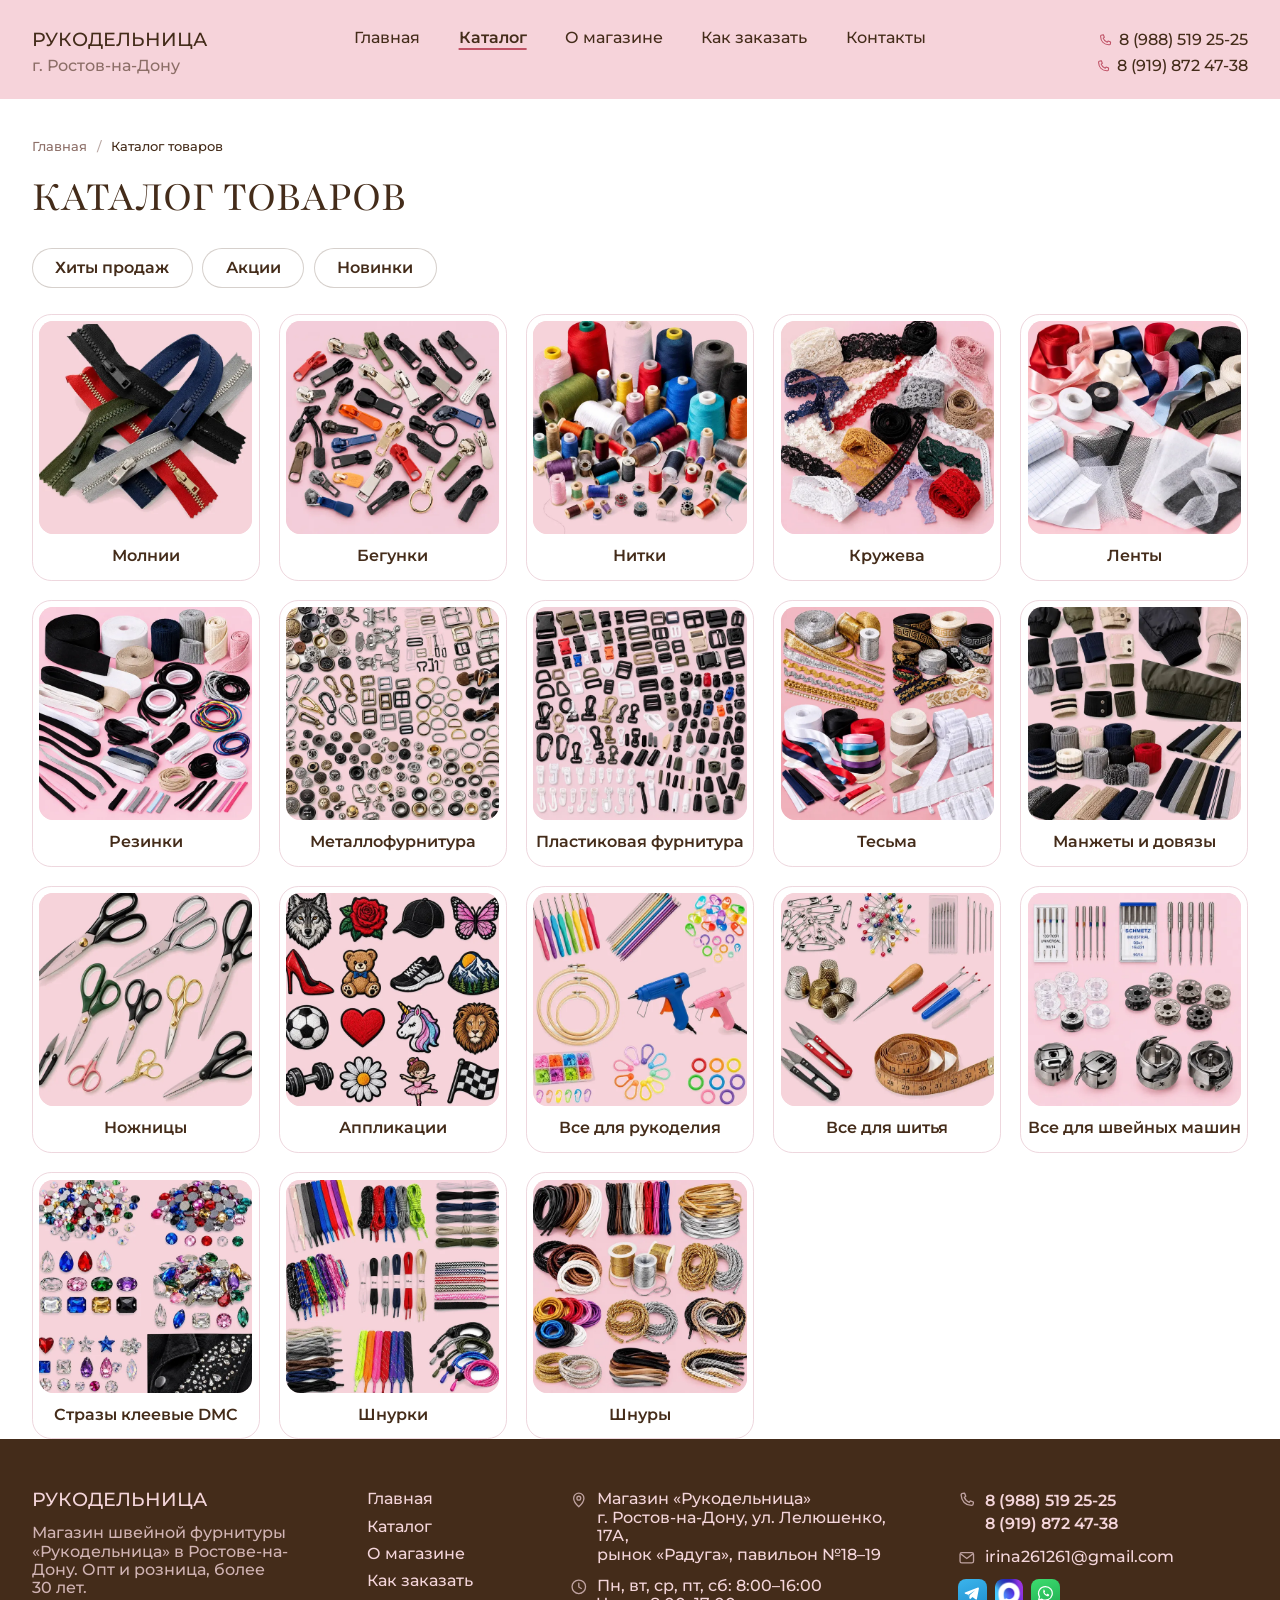
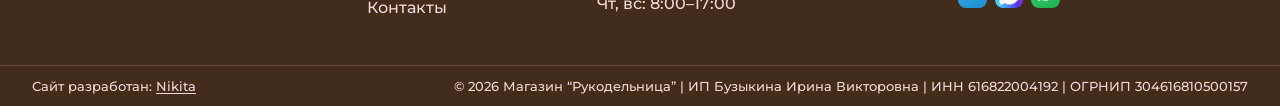
<file: catalog.html>
<!DOCTYPE html>
<html lang="ru">
<head>
<meta charset="utf-8">
<meta name="viewport" content="width=device-width, initial-scale=1">
<title>Каталог швейной фурнитуры — «Рукодельница», Ростов-на-Дону</title>
<meta name="description" content="Каталог швейной фурнитуры: нитки, молнии, тесьма, кружево, ленты, кнопки, бегунки, иглы, резинка и другое. Хиты продаж, акции и новинки.">
<link rel="canonical" href="https://rukodelnica-rostov.ru/catalog.html">
<meta name="theme-color" content="#f6d3da">
<meta name="format-detection" content="telephone=no">

<meta property="og:type" content="website">
<meta property="og:locale" content="ru_RU">
<meta property="og:site_name" content="Рукодельница">
<meta property="og:title" content="Каталог швейной фурнитуры — «Рукодельница», Ростов-на-Дону">
<meta property="og:description" content="Каталог швейной фурнитуры: нитки, молнии, тесьма, кружево, ленты, кнопки, бегунки, иглы, резинка и другое. Хиты продаж, акции и новинки.">
<meta property="og:url" content="https://rukodelnica-rostov.ru/catalog.html">
<meta property="og:image" content="https://rukodelnica-rostov.ru/assets/img/hero.jpg">
<meta name="twitter:card" content="summary_large_image">

<link rel="icon" href="assets/img/favicon.svg" type="image/svg+xml">
<link rel="apple-touch-icon" href="assets/img/favicon.svg">

<link rel="preconnect" href="https://fonts.googleapis.com">
<link rel="preconnect" href="https://fonts.gstatic.com" crossorigin>
<link href="https://fonts.googleapis.com/css2?family=Montserrat:wght@500;600;700&family=Playfair:ital,wght@0,400;1,400&display=swap" rel="stylesheet">
  <link rel="stylesheet" href="assets/css/style.css?v=begunki-photos-20261021">
</head>
<body class="inner" data-page="catalog">
<a class="skip-link" href="#main">Перейти к содержанию</a>

<svg xmlns="http://www.w3.org/2000/svg" style="position:absolute;width:0;height:0;overflow:hidden" aria-hidden="true" focusable="false"><symbol id="i-arrow" viewBox="0 0 420 406"><path d="M 180.169 93.017 C 175.959 93.982, 171.378 98.325, 169.924 102.730 C 167.838 109.051, 170.855 116.331, 176.838 119.410 C 178.302 120.163, 199.300 123.783, 223.500 127.455 C 247.700 131.126, 268.294 134.438, 269.264 134.815 C 270.593 135.331, 248.691 151.876, 180.477 201.888 C 130.673 238.401, 90.076 268.727, 90.259 269.278 C 90.880 271.140, 105.494 290.927, 106.276 290.963 C 106.702 290.984, 147.427 261.393, 196.776 225.206 C 246.124 189.019, 286.974 159.122, 287.554 158.768 C 288.136 158.413, 285.552 177.695, 281.786 201.812 C 274.153 250.701, 273.897 255.196, 278.479 259.978 C 285.695 267.510, 298.178 265.529, 301.835 256.270 C 303.685 251.586, 322.180 128.834, 321.709 124.369 C 321.168 119.252, 318.570 115.606, 314 113.555 C 312.075 112.691, 282.825 107.719, 249 102.505 C 215.175 97.291, 186.600 92.852, 185.500 92.640 C 184.400 92.428, 182.001 92.598, 180.169 93.017" fill="currentColor" fill-rule="evenodd"/></symbol><symbol id="i-badge" viewBox="0 0 460 450"><path d="M 204.625 22.076 C 185.700 25.407, 169.940 31.128, 153.603 40.598 C 141.913 47.374, 134.937 52.940, 122.466 65.440 C 96.638 91.329, 82.082 123.197, 79.040 160.515 C 77.528 179.066, 79.894 200.212, 85.357 216.969 C 87.641 223.975, 87.641 223.975, 60.071 252.642 C 44.907 268.410, 30.611 283.740, 28.302 286.709 C 21.835 295.024, 19.724 301.678, 20.210 312.211 C 20.557 319.720, 21.087 321.852, 24.056 327.660 C 28.469 336.294, 35.356 342.103, 44.544 344.941 C 48.164 346.059, 57.719 347.666, 65.777 348.512 C 87.149 350.757, 87.466 351.085, 90.114 373.789 C 91.122 382.430, 92.459 391.750, 93.086 394.500 C 95.450 404.884, 102.566 413.409, 113 418.356 C 124.695 423.901, 138.804 422.308, 149.453 414.239 C 152.178 412.175, 171.303 392.715, 191.953 370.993 C 212.604 349.272, 229.950 331.500, 230.500 331.500 C 231.050 331.500, 243.835 344.550, 258.911 360.500 C 296.497 400.265, 308.727 412.580, 314.033 416.005 C 329.905 426.248, 350.579 422.219, 362.527 406.554 C 366.514 401.326, 368.758 392.717, 370.552 375.762 C 373.115 351.551, 373.868 350.718, 395.187 348.501 C 403.265 347.661, 412.759 346.083, 416.284 344.994 C 432.453 340, 441.825 325.812, 440.788 307.900 C 440.008 294.425, 437.706 291.019, 409.705 261.899 C 369.411 219.998, 372.978 224.739, 375.581 216.541 C 386.791 181.236, 384.012 141.428, 367.945 107.141 C 351.859 72.815, 321.207 44.067, 285.799 30.098 C 277.007 26.629, 261.849 22.667, 251.308 21.082 C 240.044 19.388, 217.124 19.876, 204.625 22.076 M 210.500 51.075 C 168.290 58.174, 132.803 87.155, 116.610 127.752 C 105.958 154.456, 105.952 187.708, 116.592 215.434 C 131.900 255.319, 167.457 284.509, 210 292.111 C 219.281 293.770, 242.278 293.777, 251 292.125 C 302.458 282.374, 341.400 243.615, 350.592 193 C 352.597 181.962, 352.558 161.985, 350.509 150.504 C 347.447 133.346, 340.778 117.028, 330.687 102 C 324.355 92.572, 309.845 78.130, 299.719 71.179 C 285.630 61.507, 266.280 53.712, 249.668 51.016 C 242.392 49.835, 217.650 49.872, 210.500 51.075 M 223 99.295 C 217.630 100.969, 209.204 110.304, 203.140 121.299 C 198.890 129.004, 197.233 131.137, 195.140 131.593 C 173.442 136.329, 165.014 140.172, 160.579 147.356 C 158.309 151.032, 157.485 153.725, 157.185 158.443 C 156.657 166.725, 159.405 172.478, 169.925 185.114 C 177.929 194.728, 177.929 194.728, 176.866 204.114 C 174.312 226.660, 177.870 237.413, 189.897 243.488 C 196.085 246.613, 205.546 245.288, 219.019 239.408 C 230.539 234.380, 230.539 234.380, 238.019 237.803 C 259.403 247.586, 270.067 247.521, 278.818 237.554 C 283.817 231.861, 285.392 224.655, 284.586 211.171 C 284.212 204.903, 283.694 198.588, 283.436 197.137 C 283.051 194.972, 284.403 192.799, 290.991 185 C 300.294 173.986, 303.200 168.635, 303.798 161.416 C 304.363 154.605, 302.615 149.622, 297.845 144.447 C 292.613 138.771, 285.294 135.829, 265.887 131.600 C 263.845 131.155, 262.098 128.947, 257.902 121.512 C 254.948 116.277, 250.750 109.909, 248.572 107.361 C 241.784 99.420, 232.249 96.412, 223 99.295 M 226.111 141.534 C 218.325 155.219, 215.232 157.561, 200.256 161.110 C 195.440 162.251, 191.332 163.348, 191.127 163.548 C 190.922 163.749, 193.204 166.745, 196.199 170.206 C 207.432 183.189, 208.742 186.960, 207.245 202 C 206.725 207.225, 206.449 211.679, 206.631 211.898 C 206.813 212.117, 210.683 210.559, 215.231 208.436 C 222.353 205.112, 224.471 204.576, 230.500 204.576 C 236.529 204.576, 238.647 205.112, 245.769 208.436 C 250.317 210.559, 254.193 212.117, 254.382 211.898 C 254.572 211.679, 254.309 207.900, 253.798 203.500 C 252.030 188.267, 253.547 183.352, 263.686 171.469 C 267.261 167.280, 270.031 163.702, 269.843 163.518 C 269.654 163.335, 265.560 162.251, 260.744 161.110 C 245.882 157.588, 243.141 155.569, 235.471 142.500 C 232.889 138.100, 230.686 134.397, 230.576 134.271 C 230.465 134.144, 228.456 137.413, 226.111 141.534 M 79.806 275.250 C 51.453 304.598, 50 306.316, 50 310.489 C 50 313.236, 52.010 317, 53.476 317 C 56.073 317, 82.374 320.299, 85.677 321.040 C 95.699 323.286, 107.451 331.795, 112.552 340.498 C 116.676 347.536, 117.978 352.848, 120.005 370.923 C 121.724 386.255, 122.247 388.724, 124.099 390.250 C 125.266 391.212, 126.759 392, 127.417 392 C 130.149 392, 137.062 385.338, 167.113 353.740 L 198.727 320.500 189.613 317.918 C 155.823 308.343, 124.811 286.435, 105.861 258.750 C 103.697 255.588, 101.785 253, 101.614 253 C 101.442 253, 91.629 263.012, 79.806 275.250 M 354.641 259.354 C 332.933 289.776, 302.210 310.553, 265.376 319.722 C 262.252 320.500, 262.252 320.500, 294.070 354 C 323.929 385.437, 330.758 392, 333.611 392 C 334.253 392, 335.725 391.212, 336.881 390.250 C 338.706 388.732, 339.244 386.184, 340.943 371 C 342.954 353.043, 344.298 347.581, 348.448 340.498 C 351.655 335.027, 359.608 327.739, 365.793 324.605 C 372.219 321.348, 376.561 320.396, 393.580 318.509 C 408.947 316.805, 411 315.844, 411 310.351 C 411 306.394, 407.077 301.811, 378.244 272.084 L 359.412 252.668 354.641 259.354" fill="currentColor" fill-rule="evenodd"/></symbol><symbol id="i-bag" viewBox="0 0 440 440"><path d="M 189 26.567 C 174.507 29.091, 161.825 34.095, 151.814 41.239 C 139.122 50.295, 128.090 64.126, 122.301 78.238 C 117.920 88.917, 116.893 94.036, 116.300 108.154 L 115.727 121.808 94.114 122.165 C 73.200 122.511, 72.316 122.609, 66.825 125.172 C 59.080 128.787, 52.596 135.043, 48.978 142.393 C 45.957 148.530, 45.957 148.530, 33.904 262.515 C 25.982 337.438, 22.037 378.417, 22.394 382.093 C 23.729 395.858, 33.085 407.438, 46.544 411.984 C 52.536 414.008, 53.862 414.024, 202.044 413.763 C 351.500 413.500, 351.500 413.500, 357.098 410.751 C 363.654 407.531, 371.233 400.216, 374.057 394.383 C 379.071 384.024, 379.363 389.004, 366.617 267.406 C 360.165 205.858, 354.220 152.811, 353.406 149.525 C 350.547 137.981, 342.887 129.083, 332.147 124.830 C 327.068 122.819, 324.364 122.556, 305.250 122.211 L 284 121.828 283.992 112.664 C 283.959 72.536, 260.691 40.898, 222.500 29.052 C 215.692 26.941, 195.468 25.440, 189 26.567 M 185.688 58.502 C 168.270 63.290, 154.037 77.659, 148.612 95.932 C 147.584 99.395, 147 105.102, 147 111.682 L 147 122 200 122 L 253 122 253 112.210 C 253 106.766, 252.339 99.882, 251.511 96.703 C 246.685 78.175, 231.904 63.264, 213.500 58.357 C 207.213 56.681, 192.025 56.760, 185.688 58.502 M 76.950 155.093 C 75.912 157.033, 53.034 369.148, 53.010 377.050 C 53.005 379.003, 53.540 381.140, 54.200 381.800 C 55.944 383.544, 344.056 383.544, 345.800 381.800 C 346.460 381.140, 347 379.092, 347 377.249 C 347 369.040, 323.906 155.592, 322.885 154.361 C 322.005 153.301, 317.584 153, 302.878 153 L 284 153 284 164.941 C 284 172.565, 284.399 177.128, 285.103 177.564 C 287.190 178.853, 290.980 188.506, 290.968 192.500 C 290.954 197.018, 287.959 204.338, 284.688 207.847 C 278.100 214.915, 266.103 216.594, 257.638 211.634 C 254.481 209.783, 252.013 207.239, 249.949 203.704 C 247.209 199.014, 246.942 197.809, 247.242 191.500 C 247.505 185.956, 248.139 183.620, 250.287 180.270 C 252.836 176.296, 253 175.342, 253 164.520 L 253 153 200 153 L 147 153 147 164.340 C 147 175.049, 147.166 175.982, 149.982 181.090 C 157.176 194.142, 151.179 209.566, 137.347 213.588 C 117.633 219.319, 101.298 196.930, 113.002 180.221 C 115.910 176.071, 116 175.596, 116 164.471 L 116 153 97.035 153 C 78.814 153, 78.026 153.082, 76.950 155.093" fill="currentColor" fill-rule="evenodd"/></symbol><symbol id="i-chev" viewBox="0 0 432 324"><path d="M 36.024 35.721 C 30.900 39.449, 26.803 42.950, 26.921 43.500 C 27.038 44.050, 67.942 100.025, 117.817 167.889 C 167.693 235.753, 209.168 292.343, 209.985 293.644 C 210.801 294.945, 211.770 295.895, 212.136 295.755 C 212.503 295.615, 252.737 243.300, 301.545 179.500 C 350.354 115.700, 393.815 58.936, 398.126 53.358 L 405.964 43.216 396.370 36.005 C 388.311 29.948, 386.561 29.011, 385.427 30.147 C 384.685 30.891, 345.675 81.675, 298.740 143 C 251.804 204.325, 213.009 254.500, 212.529 254.500 C 212.050 254.500, 174.722 204.232, 129.579 142.794 C 84.435 81.356, 47.014 30.605, 46.421 30.015 C 45.650 29.249, 42.672 30.883, 36.024 35.721" fill="currentColor" fill-rule="evenodd"/></symbol><symbol id="i-heart" viewBox="0 0 440 360"><path d="M 125 29.579 C 96.024 32.806, 72.480 44.168, 53.735 63.970 C 33.887 84.936, 25.446 109.367, 27.934 138.642 C 31.546 181.155, 51.284 217.786, 91.771 257.120 C 128.877 293.168, 178.103 326.032, 202.065 330.752 C 209.276 332.173, 210.732 332.171, 218.026 330.734 C 248.680 324.695, 318.791 272.822, 352.151 231.500 C 390.306 184.238, 402.311 130.007, 383.588 89.483 C 372.427 65.327, 349.931 45.494, 322.468 35.598 C 285.577 22.305, 243.601 30.879, 213.810 57.791 C 210.120 61.124, 210.120 61.124, 202.810 55.151 C 188.276 43.276, 171.501 34.955, 155 31.437 C 148.174 29.981, 130.962 28.915, 125 29.579 M 118 62.947 C 101.065 66.546, 87.860 73.953, 76.495 86.228 C 64.308 99.391, 58.025 117.334, 59.445 134.915 C 62.329 170.605, 78.904 200.543, 115.134 235.500 C 147.702 266.923, 196.045 299.500, 210.109 299.500 C 218.963 299.500, 240.610 287.147, 268.199 266.350 C 327.118 221.937, 356.568 180.483, 360.450 136.500 C 363.582 101.014, 338.061 69.733, 300.140 62.578 C 271.388 57.152, 247.021 66.973, 222.857 93.725 C 217.306 99.870, 212.348 101.709, 205.965 99.991 C 202.847 99.151, 199.863 96.764, 192.827 89.481 C 169.714 65.558, 145.732 57.054, 118 62.947" fill="currentColor" fill-rule="evenodd"/></symbol><symbol id="i-mail" viewBox="0 0 434 434"><path d="M 194 29.021 C 147.159 35.537, 105.529 57.630, 75.015 92.165 C 21.987 152.182, 12.775 240.201, 52.242 309.767 C 60.873 324.980, 69.804 336.729, 82.500 349.575 C 100.070 367.350, 114.955 377.929, 137.086 388.368 C 160.765 399.537, 183.269 404.888, 210.093 405.728 C 250.972 407.008, 286.379 397.212, 320.750 375.112 C 325.934 371.779, 328.738 369.379, 328.297 368.654 C 327.693 367.662, 311.306 345.222, 310.363 344.095 C 310.176 343.873, 306.922 345.754, 303.130 348.275 C 276.240 366.155, 244.379 374.937, 211 373.666 C 187.271 372.764, 167.284 367.684, 146.591 357.297 C 102.929 335.381, 73.936 297.534, 62.844 247.975 C 60.783 238.764, 60.504 234.966, 60.536 216.500 C 60.569 197.068, 60.781 194.610, 63.375 183.577 C 68.313 162.573, 75.597 145.570, 86.755 129 C 109.751 94.850, 144.303 71.886, 186.352 62.804 C 194.911 60.956, 199.710 60.609, 217 60.591 C 234.635 60.573, 238.967 60.888, 248 62.845 C 283.022 70.433, 314.572 88.915, 335.886 114.329 C 349.927 131.073, 359.571 148.248, 366.010 167.979 C 372.574 188.095, 373.500 195.578, 373.500 228.500 C 373.500 257.500, 373.500 257.500, 370.534 262.855 C 358.305 284.934, 326.800 284.802, 315.233 262.623 C 312.592 257.559, 312.554 257.189, 311.870 230.500 C 311.015 197.115, 309.284 188.473, 299.997 171.257 C 286.758 146.712, 262.236 128.913, 234 123.355 C 224.397 121.464, 207.658 121.479, 197.821 123.387 C 160.738 130.579, 130.677 161.062, 123.411 198.838 C 121.533 208.604, 121.617 226.227, 123.588 235.792 C 129.338 263.694, 148.328 288.521, 173.763 301.385 C 187.849 308.509, 208.597 312.819, 223 311.612 C 245.161 309.755, 266.466 300.361, 281.705 285.728 C 285.172 282.399, 288.159 279.861, 288.342 280.087 C 288.526 280.314, 290.045 282.525, 291.719 285 C 301.111 298.887, 316.959 308.276, 335.607 311.003 C 364.004 315.155, 392.783 297.112, 403.107 268.683 C 405.182 262.970, 405.384 260.415, 405.761 235.075 C 406.186 206.584, 405.417 194.956, 402.020 178.500 C 388.470 112.866, 339.867 58.372, 276.159 37.385 C 256.705 30.976, 243.950 28.920, 221 28.496 C 209.725 28.288, 197.575 28.524, 194 29.021 M 205.281 155.427 C 186.816 158.937, 169.482 172.151, 161.068 189.131 C 152.095 207.239, 152.095 226.761, 161.068 244.869 C 167.005 256.851, 177.646 267.490, 189.222 273.019 C 208.312 282.136, 225.649 282.031, 245 272.680 C 251.615 269.483, 255.166 266.901, 261.010 261.036 C 273.444 248.558, 279.181 234.873, 279.260 217.500 C 279.343 199.364, 273.829 185.884, 261.011 172.882 C 249.818 161.529, 236.444 155.575, 219.760 154.515 C 215.685 154.256, 209.333 154.656, 205.281 155.427" fill="currentColor" fill-rule="evenodd"/></symbol><symbol id="i-people" viewBox="0 0 480 440"><path d="M 209.023 27.128 C 196.499 30.490, 186.670 36.262, 176.870 46.012 C 169.606 53.239, 167.518 56.092, 163.675 64.049 C 149.910 92.541, 155.116 123.444, 177.402 145.523 C 215.964 183.728, 280.629 166.113, 295.072 113.470 C 297.959 102.946, 297.972 88.626, 295.104 77.700 C 289.872 57.770, 275.002 39.842, 256.787 31.503 C 242.369 24.902, 223.690 23.191, 209.023 27.128 M 219.594 56.023 C 207.457 58.140, 195.529 67.369, 190.180 78.782 C 187.782 83.898, 187.500 85.659, 187.500 95.500 C 187.500 106.002, 187.653 106.805, 190.880 113.234 C 200.982 133.364, 224.808 141.193, 244.981 131.010 C 262.004 122.417, 270.277 104.005, 265.448 85.460 C 262.313 73.420, 255.085 64.802, 243.656 59.479 C 235.725 55.785, 227.627 54.622, 219.594 56.023 M 67.263 118.448 C 49.931 122.398, 34.201 136.896, 29.009 153.705 C 26.284 162.528, 26.270 176.442, 28.977 185.145 C 34.587 203.182, 51.429 217.868, 70.121 221.020 C 97.301 225.605, 124.089 207.304, 129.870 180.201 C 131.289 173.548, 131.305 167.018, 129.922 159.536 C 126.683 142.015, 112.635 125.865, 95.500 119.966 C 87.686 117.275, 75.323 116.611, 67.263 118.448 M 363.263 118.448 C 345.931 122.398, 330.201 136.896, 325.009 153.705 C 322.284 162.528, 322.270 176.442, 324.977 185.145 C 330.587 203.182, 347.429 217.868, 366.121 221.020 C 401.349 226.962, 432.685 195.249, 426.067 160.353 C 422.568 141.901, 408.930 125.967, 391.500 119.966 C 383.686 117.275, 371.323 116.611, 363.263 118.448 M 71.176 149.138 C 66.230 150.563, 59.634 157.663, 58.071 163.245 C 54.410 176.320, 63.045 189.323, 76.296 190.691 C 83.686 191.454, 89.669 189.216, 94.481 183.889 C 99.006 178.880, 100 176.271, 100 169.395 C 100 154.498, 86.210 144.807, 71.176 149.138 M 367.176 149.138 C 362.585 150.460, 355.729 157.599, 354.230 162.616 C 352.349 168.910, 352.739 173.127, 355.750 179.064 C 362.668 192.708, 380.301 195.157, 390.481 183.889 C 395.006 178.880, 396 176.271, 396 169.395 C 396 154.498, 382.210 144.807, 367.176 149.138 M 189 212.052 C 175.567 215.529, 167.633 220.200, 156.950 230.918 C 149.102 238.792, 146.660 242.015, 143.250 249 C 140.968 253.675, 138.587 259.586, 137.960 262.137 C 137.333 264.687, 134.257 287.187, 131.125 312.137 L 125.431 357.500 96.465 357.808 C 61.354 358.182, 58.683 357.779, 51.993 351.088 C 44.462 343.557, 44.205 340.971, 48.447 315.384 C 52.240 292.505, 52.876 290.163, 56.627 285.245 C 60.452 280.230, 66.084 277.873, 76.253 277.031 C 86.185 276.208, 89.301 274.635, 92.305 268.929 C 94.573 264.622, 94.093 256.961, 91.319 253.176 C 87.962 248.596, 83.470 247, 74 247.026 C 63.691 247.054, 58.973 248.070, 50.442 252.101 C 38.542 257.724, 28.049 269.440, 24.003 281.623 C 21.301 289.760, 14.997 328.348, 15.012 336.666 C 15.036 350.608, 19.984 362.137, 30.423 372.577 C 34.680 376.833, 39.744 380.742, 43.131 382.386 C 53.988 387.654, 56.823 387.975, 92.598 387.988 L 125.696 388 129.514 395.750 C 136.343 409.611, 149.881 420.661, 164.028 423.921 C 166.819 424.564, 190.541 424.960, 227.145 424.976 C 282.642 424.999, 286.130 424.895, 292.145 423.036 C 306.533 418.591, 317.343 409.297, 323.812 395.811 L 327.500 388.121 360.540 388.061 C 395.574 387.996, 400.519 387.472, 409.500 382.864 C 425.498 374.657, 435.612 360.414, 438.313 342.287 C 439.291 335.720, 439.049 332.993, 435.606 311.858 C 433.526 299.090, 430.975 285.910, 429.936 282.571 C 423.316 261.295, 403.095 246.994, 379.645 247.004 C 372.284 247.007, 369.864 247.395, 367.241 248.995 C 357.880 254.702, 357.547 268.726, 366.631 274.678 C 368.425 275.854, 372.391 276.706, 378.241 277.174 C 389.195 278.049, 394.646 280.833, 398.594 287.571 C 401.939 293.278, 408.288 327.966, 407.757 337.633 C 407.334 345.326, 404.012 350.733, 397.272 354.695 C 392.500 357.500, 392.500 357.500, 360.250 357.801 C 336.798 358.020, 328 357.795, 328 356.975 C 328 356.354, 325.524 335.969, 322.498 311.673 C 315.212 253.175, 313.346 247.355, 296.438 230.380 C 289.852 223.769, 286.600 221.397, 278.925 217.608 C 264.842 210.657, 260.431 210.028, 226 210.072 C 200.117 210.106, 195.581 210.348, 189 212.052 M 199.126 241.078 C 184.953 243.560, 171.947 255.374, 167.849 269.491 C 166.506 274.117, 154.997 367.150, 155.022 373.179 C 155.064 383.428, 160.542 390.648, 170.465 393.533 C 175.045 394.864, 183.319 395.042, 229.148 394.791 C 282.500 394.500, 282.500 394.500, 287.363 392.106 C 292.772 389.444, 297.508 383.141, 298.641 377.098 C 299.582 372.085, 287.488 275.302, 284.946 267.500 C 281.362 256.501, 272.523 247.311, 261.282 242.898 C 255.880 240.777, 253.825 240.612, 230 240.383 C 215.975 240.248, 202.082 240.561, 199.126 241.078" fill="currentColor" fill-rule="evenodd"/></symbol><symbol id="i-phone" viewBox="0 0 434 490"><path d="M 78.367 58.617 C 44.681 97.140, 40.663 102.953, 34.020 122.782 C 22.456 157.297, 27.672 205.475, 48.363 255.271 C 82.137 336.553, 155.034 415.943, 224.004 446.555 C 249.702 457.961, 264.954 461.490, 288.500 461.480 C 305.113 461.472, 305.716 461.397, 315 458.187 C 327.293 453.936, 336.841 448.439, 346.311 440.159 C 352.022 435.165, 393.467 388.841, 404.837 374.743 C 406.018 373.278, 400.378 366.423, 356.436 315.917 C 308.467 260.781, 306.642 258.820, 305.099 260.779 C 304.220 261.896, 292.068 275.904, 278.095 291.908 L 252.689 321.006 245.270 317.004 C 205.922 295.780, 173.495 258.456, 154.466 212.486 C 151.278 204.785, 151.036 203.614, 152.331 202.150 C 174.878 176.665, 203.996 142.294, 203.783 141.417 C 203.573 140.553, 127.371 52.462, 107.938 30.617 C 105.373 27.734, 105.373 27.734, 78.367 58.617 M 90.404 96.971 C 72.878 117.069, 69.066 122.577, 65.105 133.522 C 61.029 144.787, 59.577 155.902, 60.347 169.943 C 63.671 230.580, 101.161 302.142, 159.128 358.501 C 202.886 401.046, 249.656 425, 288.966 425 C 308.688 425, 321.760 418.091, 338.584 398.773 C 343.488 393.143, 350.527 385.099, 354.228 380.897 L 360.955 373.258 333.884 342.198 L 306.813 311.138 283.784 337.597 C 264.032 360.293, 260.453 363.964, 258.628 363.400 C 253.607 361.849, 229.768 349.731, 221.500 344.526 C 193.665 327.005, 168.850 302.680, 149.730 274.175 C 141.708 262.216, 133.466 247.385, 127.930 234.951 C 121.847 221.288, 112.959 195.877, 113.790 194.524 C 114.180 193.888, 124.400 181.995, 136.500 168.095 C 148.600 154.195, 158.625 142.489, 158.777 142.081 C 158.986 141.519, 113.364 88.318, 106.559 81.190 C 105.543 80.125, 102.517 83.081, 90.404 96.971" fill="currentColor" fill-rule="evenodd"/></symbol><symbol id="i-star" viewBox="0 0 416 384"><path d="M 203.994 28.879 C 198.981 30.515, 195.051 33.067, 192.645 36.249 C 191.294 38.037, 181.106 61.100, 170.006 87.500 C 158.906 113.900, 149.526 135.790, 149.162 136.144 C 148.798 136.498, 124.875 138.839, 96 141.348 C 67.125 143.856, 41.925 146.439, 40 147.088 C 31.940 149.805, 26.060 158.575, 26.022 167.934 C 25.981 178.019, 26.293 178.359, 70.471 216.399 C 92.762 235.593, 111 251.956, 111 252.762 C 111 253.568, 105.770 276.564, 99.377 303.864 C 92.985 331.164, 87.728 355.525, 87.697 358 C 87.629 363.318, 89.893 368.488, 94.236 372.930 C 99.016 377.819, 102.764 379.411, 109.605 379.458 C 115.710 379.500, 115.710 379.500, 162.105 351.595 C 187.622 336.247, 208.985 323.684, 209.577 323.678 C 210.170 323.672, 231.545 336.224, 257.077 351.572 C 303.500 379.478, 303.500 379.478, 309.500 379.447 C 316.192 379.413, 320.077 377.769, 324.923 372.923 C 329.523 368.324, 331.381 364.149, 331.343 358.500 C 331.325 355.750, 326.065 331.071, 319.655 303.658 C 313.245 276.246, 308 253.268, 308 252.597 C 308 251.926, 326.166 235.725, 348.368 216.595 C 376.419 192.427, 389.438 180.565, 391.035 177.724 C 395.797 169.251, 393.402 158.210, 385.194 150.794 C 380.011 146.112, 378.788 145.929, 319 140.884 C 292.325 138.634, 270.215 136.502, 269.866 136.146 C 269.517 135.791, 260.169 113.929, 249.093 87.565 C 238.018 61.201, 227.815 38.135, 226.420 36.306 C 221.865 30.334, 210.781 26.663, 203.994 28.879" fill="currentColor" fill-rule="evenodd"/></symbol><symbol id="i-tag" viewBox="0 0 460 460"><path d="M 271.882 29.381 C 269.893 30.092, 266.743 31.626, 264.882 32.789 C 263.022 33.953, 210.592 85.889, 148.372 148.203 C 41.357 255.378, 35.062 261.877, 31.872 268.479 C 28.719 275.004, 28.502 276.109, 28.535 285.479 C 28.580 298.268, 30.890 304.527, 39.006 313.852 C 42.188 317.509, 68.351 343.930, 97.146 372.567 C 145.251 420.409, 150.068 424.913, 156.500 428.067 C 163.126 431.317, 164.062 431.500, 174.021 431.500 C 193.274 431.500, 181.387 441.850, 312.188 311.201 C 394.520 228.964, 426.651 196.246, 428.688 192.573 C 431.500 187.500, 431.500 187.500, 431.804 126 C 432.076 71.048, 431.931 63.831, 430.436 58.221 C 426.870 44.842, 416.501 34.088, 403.207 29.982 C 397.100 28.096, 393.852 28.002, 336.145 28.044 C 289.182 28.078, 274.684 28.379, 271.882 29.381 M 169.739 169.769 C 59 280.539, 59 280.539, 59.002 285.519 C 59.004 290.500, 59.004 290.500, 113.475 345 C 143.917 375.459, 169.292 400.057, 170.998 400.763 C 172.676 401.457, 175.276 401.742, 176.775 401.394 C 178.645 400.961, 214.388 365.916, 290.750 289.642 L 402 178.521 401.989 125.010 C 401.983 95.580, 401.700 69.815, 401.359 67.757 C 401.019 65.698, 399.612 62.885, 398.234 61.507 C 395.727 59, 395.727 59, 338.103 59 L 280.479 59 169.739 169.769 M 334.305 88.049 C 324.217 92.029, 316 104.127, 316 115 C 316 129.952, 329.736 144, 344.356 144 C 352.572 144, 358.849 141.311, 364.993 135.161 C 376.448 123.694, 377.102 108.004, 366.611 96.335 C 358.086 86.853, 345.511 83.628, 334.305 88.049" fill="currentColor" fill-rule="evenodd"/></symbol><symbol id="i-tg" viewBox="0 0 462 392"><path d="M 396.500 29.195 C 379.796 34.970, 336.794 51.745, 311 62.549 C 303.575 65.659, 295.025 69.211, 292 70.443 C 288.975 71.674, 283.350 74.049, 279.500 75.721 C 275.650 77.393, 260.575 83.825, 246 90.015 C 185.111 115.873, 122.182 142.937, 105.500 150.440 C 98.389 153.638, 91.978 156.501, 67.766 167.295 C 41.290 179.097, 34.112 183.243, 30.250 188.963 C 26.762 194.130, 27.506 201.211, 31.913 204.788 C 35.904 208.026, 40.980 210.803, 46.500 212.768 C 52.245 214.813, 75.779 222.081, 81 223.423 C 82.375 223.776, 89.350 225.581, 96.500 227.435 C 113.128 231.746, 126.762 234.050, 131.652 233.376 C 138.652 232.412, 148.446 229.811, 152.109 227.943 C 158.090 224.894, 181.656 210.259, 195.500 200.996 C 209.047 191.933, 222.221 182.755, 254.937 159.587 C 277.298 143.753, 306.239 124.314, 316.668 118.124 C 322.380 114.734, 324.615 113.934, 327.668 114.185 C 331.295 114.483, 331.516 114.697, 331.806 118.185 C 332.168 122.531, 331.138 123.844, 312.064 143.348 C 298.497 157.221, 244.012 207.865, 229.757 219.853 C 214.226 232.913, 206.792 242.239, 204.297 251.795 C 203.080 256.456, 203.096 257.818, 204.422 262.379 C 206.681 270.149, 211.372 274.204, 240 293.132 C 254.025 302.405, 270.225 313.351, 276 317.457 C 297.425 332.690, 329.727 353.960, 336.786 357.482 C 347.179 362.668, 352.310 363.977, 362.290 363.989 C 372.542 364.002, 376.989 362.263, 381.882 356.327 C 389.788 346.735, 394.436 330.474, 398.409 298.500 C 399.825 287.098, 401.195 277.834, 404.470 257.500 C 405.267 252.550, 406.825 242.875, 407.932 236 C 409.039 229.125, 410.884 217.650, 412.032 210.500 C 413.180 203.350, 414.957 192.325, 415.981 186 C 417.006 179.675, 418.796 168.200, 419.960 160.500 C 421.124 152.800, 422.496 144.025, 423.009 141 C 423.522 137.975, 425.101 127.175, 426.518 117 C 427.935 106.825, 430.065 92.650, 431.252 85.500 C 432.784 76.268, 433.422 68.008, 433.454 57 C 433.499 41.865, 433.435 41.390, 430.759 36.837 C 426.337 29.315, 423.243 27.986, 410.382 28.079 C 404.397 28.122, 398.150 28.625, 396.500 29.195" fill="currentColor" fill-rule="evenodd"/></symbol><symbol id="i-truck" viewBox="0 0 480 400"><path d="M 35.123 32.002 C 21.728 35.165, 19.004 50.939, 30.384 59.438 C 33.125 61.485, 33.967 61.504, 147.323 62.017 C 240.731 62.440, 262.111 62.783, 264.858 63.902 C 271.805 66.734, 271.444 61.259, 272 172 C 272.500 271.500, 272.500 271.500, 269.840 276.500 C 268.377 279.250, 266.618 283.413, 265.932 285.750 C 264.683 290, 264.683 290, 230.024 290 C 195.365 290, 195.365 290, 193.704 284.750 C 189.234 270.623, 175.937 255.755, 161.646 248.902 C 142.901 239.913, 124.950 239.977, 106.218 249.097 C 91.990 256.023, 81.277 267.739, 75.444 282.750 C 72.957 289.150, 72.326 289.997, 70.063 289.976 C 65.013 289.929, 59.641 288.096, 57.093 285.549 C 54.500 282.958, 54.500 282.958, 54 246.729 C 53.532 212.802, 53.373 210.284, 51.500 207.105 C 48.622 202.219, 44.839 199.785, 39.324 199.271 C 33.677 198.745, 29.088 201.264, 25.202 207.024 C 22.857 210.500, 22.857 210.500, 23.266 247.500 C 23.715 288.172, 24.039 290.711, 29.974 299.960 C 34.405 306.864, 41.078 312.673, 48.647 316.215 C 53.847 318.649, 56.920 319.361, 63.957 319.762 C 72.762 320.264, 72.762 320.264, 73.995 324.382 C 79.728 343.542, 97.251 360.629, 116.921 366.240 C 126.340 368.927, 143.242 368.847, 152 366.073 C 171.792 359.806, 188.589 343.497, 194.046 325.250 C 195.317 321, 195.317 321, 229.976 321 C 264.635 321, 264.635 321, 266.305 326.298 C 272.014 344.410, 289.485 360.724, 309.358 366.502 C 317.371 368.831, 334.335 368.690, 343.079 366.221 C 362.201 360.822, 379.882 343.777, 385.890 324.951 C 387.023 321.401, 387.023 321.401, 396.245 320.237 C 417.109 317.604, 431.651 304.711, 435.992 285 C 436.873 280.996, 437.075 268.891, 436.732 240.500 C 436.315 205.894, 436.030 200.454, 434.203 192.218 C 426.286 156.541, 408.194 127.887, 380.500 107.166 C 370.379 99.594, 352.380 90.162, 340.373 86.140 C 332.596 83.535, 315.366 80.004, 310.343 79.986 C 303.345 79.961, 302.002 79.181, 301.985 75.133 C 301.947 65.706, 297.295 53.041, 291.297 46.034 C 283.112 36.471, 274.172 33.188, 253 31.969 C 233.901 30.869, 39.797 30.899, 35.123 32.002 M 30.922 91.274 C 25.263 95.087, 22.748 99.706, 23.271 105.324 C 23.785 110.839, 26.219 114.622, 31.105 117.500 C 34.375 119.426, 36.598 119.511, 91.500 119.812 C 122.850 119.983, 150.903 119.833, 153.839 119.478 C 166.714 117.924, 172.645 104.447, 164.829 94.509 C 160.446 88.938, 161.233 89, 95.180 89 C 34.296 89, 34.296 89, 30.922 91.274 M 303 178.117 C 303 246.233, 303 246.233, 305.250 245.578 C 318.285 241.780, 326.408 241.269, 337.792 243.532 C 359.283 247.804, 377.561 263.515, 385.160 284.250 C 387.268 290, 387.268 290, 391.884 289.985 C 397.705 289.967, 400.814 288.400, 403.789 283.985 C 406.139 280.500, 406.139 280.500, 405.763 241 C 405.391 201.812, 405.367 201.421, 402.694 191.523 C 391.458 149.909, 357.656 118.879, 315.565 111.539 C 310.710 110.693, 305.897 110, 304.869 110 C 303.062 110, 303 112.258, 303 178.117 M 35.123 146.981 C 27.460 148.838, 22.577 155.418, 23.335 162.864 C 23.841 167.827, 26.200 171.490, 30.990 174.750 C 34.290 176.996, 34.370 177, 76.398 176.984 C 118.184 176.967, 118.530 176.950, 122.500 174.718 C 132.699 168.985, 132.424 154.680, 121.997 148.554 C 118.641 146.583, 116.887 146.493, 78.500 146.331 C 56.500 146.238, 36.980 146.530, 35.123 146.981 M 123.332 274.790 C 96.649 284.325, 94.341 321.712, 119.644 334.533 C 124.771 337.130, 126.559 337.500, 134 337.500 C 141.286 337.500, 143.315 337.100, 148.203 334.700 C 167.767 325.092, 172.610 299.676, 157.936 283.620 C 151.800 276.906, 145.113 273.836, 135.500 273.320 C 130.447 273.049, 127.062 273.458, 123.332 274.790 M 316.500 274.339 C 309.894 276.527, 306.614 278.611, 302.150 283.454 C 287.198 299.675, 291.957 324.957, 311.797 334.700 C 316.685 337.100, 318.714 337.500, 326 337.500 C 336.322 337.500, 342.048 335.106, 349.174 327.809 C 364.104 312.521, 359.531 285.767, 340.387 276.401 C 333.798 273.177, 322.859 272.233, 316.500 274.339" fill="currentColor" fill-rule="evenodd"/></symbol></svg>
<svg xmlns="http://www.w3.org/2000/svg" style="position:absolute;width:0;height:0;overflow:hidden" aria-hidden="true" focusable="false"><symbol id="i-wa" viewBox="0 0 24 24"><path d="M12 2.2a9.8 9.8 0 0 0-8.4 14.8L2.3 21.7l4.8-1.3A9.8 9.8 0 1 0 12 2.2z" fill="none" stroke="currentColor" stroke-width="1.8" stroke-linejoin="round"/><path d="M8.7 7.3c.3-.4.6-.4.8-.4h.6c.2 0 .4 0 .6.4l.8 1.9c.1.3.1.5-.1.7l-.5.6c-.2.2-.2.4-.1.6.6 1.1 1.5 2 2.6 2.6.2.1.4.1.6-.1l.6-.7c.2-.2.4-.3.7-.2l1.9.9c.3.1.4.3.4.5 0 .6-.3 1.3-.8 1.7-.6.5-1.5.6-2.4.3-2.5-.8-4.5-2.8-5.3-5.2-.3-.9-.2-2 .6-2.6z" fill="currentColor"/></symbol><symbol id="i-tg2" viewBox="0 0 24 24"><path d="M21.4 3.6 2.9 10.8c-.8.3-.8 1.5.1 1.7l4.6 1.4 1.8 5.6c.2.7 1.1.9 1.6.4l2.6-2.5 4.8 3.5c.6.4 1.4.1 1.6-.6L22.9 5c.2-1-.7-1.8-1.5-1.4zM9.6 14.6l-.4 3.6-1.3-4.3 9.8-6.2-8.1 6.9z" fill="currentColor"/></symbol><symbol id="i-max" viewBox="0 0 24 24"><path d="M12 2.2C6.6 2.2 2.2 6.3 2.2 11.4c0 2.6 1.1 4.9 3 6.6v4l3.7-2a10.8 10.8 0 0 0 3.1.5c5.4 0 9.8-4.1 9.8-9.1S17.4 2.2 12 2.2z" fill="none" stroke="currentColor" stroke-width="1.8" stroke-linejoin="round"/><path d="M7.6 14.4V8.6l4.4 3.9 4.4-3.9v5.8" fill="none" stroke="currentColor" stroke-width="1.9" stroke-linecap="round" stroke-linejoin="round"/></symbol><symbol id="i-pin" viewBox="0 0 24 24"><path d="M12 21.5s-7-6.1-7-11.6a7 7 0 0 1 14 0c0 5.5-7 11.6-7 11.6z" fill="none" stroke="currentColor" stroke-width="1.8" stroke-linejoin="round"/><circle cx="12" cy="9.8" r="2.6" fill="none" stroke="currentColor" stroke-width="1.8"/></symbol><symbol id="i-clock" viewBox="0 0 24 24"><circle cx="12" cy="12" r="9.2" fill="none" stroke="currentColor" stroke-width="1.8"/><path d="M12 7v5.3l3.4 2" fill="none" stroke="currentColor" stroke-width="1.8" stroke-linecap="round" stroke-linejoin="round"/></symbol><symbol id="i-call" viewBox="0 0 24 24"><path d="M6.6 3.2 9 3l1.6 4.2-2 1.4a11 11 0 0 0 6.8 6.8l1.4-2L21 15l-.2 2.4c-.1 1.3-1.2 2.4-2.6 2.3C10.2 19.3 4.7 13.8 4.3 5.8c-.1-1.4 1-2.5 2.3-2.6z" fill="none" stroke="currentColor" stroke-width="1.8" stroke-linejoin="round"/></symbol><symbol id="i-at" viewBox="0 0 24 24"><rect x="2.8" y="5" width="18.4" height="14" rx="2.4" fill="none" stroke="currentColor" stroke-width="1.8"/><path d="m3.5 6.5 8.5 6.4 8.5-6.4" fill="none" stroke="currentColor" stroke-width="1.8" stroke-linejoin="round"/></symbol></svg>

<div class="page">
  <div class="decor" aria-hidden="true"></div>

  <header class="site-header">
    <div class="site-header__inner">
      <a class="logo" href="./" aria-label="Рукодельница — швейная фурнитура, Ростов-на-Дону. На главную">
        <span class="logo__name">Рукодельница</span>
        <span class="logo__city">г. Ростов-на-Дону</span>
      </a>

      <button class="nav-toggle" type="button" id="nav-toggle" aria-controls="site-nav" aria-expanded="false" aria-label="Открыть меню">
        <span class="nav-toggle__bar"></span>
      </button>

      <nav class="nav" id="site-nav" aria-label="Основная навигация">
        <ul class="nav__list">
          <li><a class="nav__link" href="./">Главная</a></li>
          <li><a class="nav__link" href="catalog.html" aria-current="page">Каталог</a></li>
          <li><a class="nav__link" href="about.html">О магазине</a></li>
          <li><a class="nav__link" href="order.html">Как заказать</a></li>
          <li><a class="nav__link" href="contacts.html">Контакты</a></li>
        </ul>
      </nav>

      <p class="site-header__phones">
        <a class="site-header__phone" href="tel:+79885192525"><svg class="ico" width="22" height="22" aria-hidden="true" focusable="false"><use href="#i-call"></use></svg>8 (988) 519 25-25</a>
        <a class="site-header__phone" href="tel:+79198724738"><svg class="ico" width="22" height="22" aria-hidden="true" focusable="false"><use href="#i-call"></use></svg>8 (919) 872 47-38</a>
      </p>
    </div>
  </header>

  <main id="main">

    <!-- ================= Заголовок страницы ================= -->
    <section class="page-head">
      <div class="container">
        <nav class="crumbs" aria-label="Навигационная цепочка">
          <ol class="crumbs__list">
            <li><a href="./">Главная</a></li>

            <li><span aria-current="page">Каталог товаров</span></li>
          </ol>
        </nav>
        <h1 class="page-title">Каталог товаров</h1>
      </div>
    </section>

    <!-- ================= Основные группы ================= -->
    <section class="groups" aria-label="Группы товаров">
      <div class="container">
        <nav class="quick" aria-label="Подборки">
          <a class="chip-link" href="category.html?list=hit">Хиты продаж</a>
          <a class="chip-link" href="category.html?list=sale">Акции</a>
          <a class="chip-link" href="category.html?list=new">Новинки</a>
        </nav>
        <ul class="subcats subcats--groups">
          <li><a class="subcat subcat--group" href="category.html?c=molnii">
            <span class="subcat__media"><picture><source type="image/webp" srcset="assets/img/grp-molnii.webp?v=a77236b9"><img class="subcat__img" src="assets/img/grp-molnii.jpg?v=a77236b9" width="600" height="600" loading="lazy" decoding="async" alt=""></picture></span>
            <span class="subcat__name">Молнии</span>
          </a></li>
          <li><a class="subcat subcat--group" href="category.html?c=begunki">
            <span class="subcat__media"><picture><source type="image/webp" srcset="assets/img/grp-begunki.webp?v=3a9eb88b"><img class="subcat__img" src="assets/img/grp-begunki.jpg?v=3a9eb88b" width="600" height="600" loading="lazy" decoding="async" alt=""></picture></span>
            <span class="subcat__name">Бегунки</span>
          </a></li>
          <li><a class="subcat subcat--group" href="category.html?c=nitki">
            <span class="subcat__media"><picture><source type="image/webp" srcset="assets/img/grp-nitki.webp?v=ee4f29c3"><img class="subcat__img" src="assets/img/grp-nitki.jpg?v=ee4f29c3" width="600" height="600" loading="lazy" decoding="async" alt=""></picture></span>
            <span class="subcat__name">Нитки</span>
          </a></li>
          <li><a class="subcat subcat--group" href="category.html?c=kruzheva">
            <span class="subcat__media"><picture><source type="image/webp" srcset="assets/img/grp-kruzheva.webp?v=e5a3c266"><img class="subcat__img" src="assets/img/grp-kruzheva.jpg?v=e5a3c266" width="600" height="600" loading="lazy" decoding="async" alt=""></picture></span>
            <span class="subcat__name">Кружева</span>
          </a></li>
          <li><a class="subcat subcat--group" href="category.html?c=lenty">
            <span class="subcat__media"><picture><source type="image/webp" srcset="assets/img/grp-lenty.webp?v=80a7bb59"><img class="subcat__img" src="assets/img/grp-lenty.jpg?v=80a7bb59" width="600" height="600" loading="lazy" decoding="async" alt=""></picture></span>
            <span class="subcat__name">Ленты</span>
          </a></li>
          <li><a class="subcat subcat--group" href="category.html?c=rezinki">
            <span class="subcat__media"><picture><source type="image/webp" srcset="assets/img/grp-rezinki.webp?v=b5da51a0"><img class="subcat__img" src="assets/img/grp-rezinki.jpg?v=b5da51a0" width="600" height="600" loading="lazy" decoding="async" alt=""></picture></span>
            <span class="subcat__name">Резинки</span>
          </a></li>
          <li><a class="subcat subcat--group" href="category.html?c=metallofurnitura">
            <span class="subcat__media"><picture><source type="image/webp" srcset="assets/img/grp-metallofurnitura.webp?v=680bf7ca"><img class="subcat__img" src="assets/img/grp-metallofurnitura.jpg?v=680bf7ca" width="600" height="600" loading="lazy" decoding="async" alt=""></picture></span>
            <span class="subcat__name">Металлофурнитура</span>
          </a></li>
          <li><a class="subcat subcat--group" href="category.html?c=plastikovaya-furnitura">
            <span class="subcat__media"><picture><source type="image/webp" srcset="assets/img/grp-plastikovaya-furnitura.webp?v=43393f36"><img class="subcat__img" src="assets/img/grp-plastikovaya-furnitura.jpg?v=43393f36" width="600" height="600" loading="lazy" decoding="async" alt=""></picture></span>
            <span class="subcat__name">Пластиковая фурнитура</span>
          </a></li>
          <li><a class="subcat subcat--group" href="category.html?c=tesma">
            <span class="subcat__media"><picture><source type="image/webp" srcset="assets/img/grp-tesma.webp?v=b2633cca"><img class="subcat__img" src="assets/img/grp-tesma.jpg?v=b2633cca" width="600" height="600" loading="lazy" decoding="async" alt=""></picture></span>
            <span class="subcat__name">Тесьма</span>
          </a></li>
          <li><a class="subcat subcat--group" href="category.html?c=manzhety-i-dovyazy">
            <span class="subcat__media"><picture><source type="image/webp" srcset="assets/img/grp-manzhety-i-dovyazy.webp?v=fd1f95ed"><img class="subcat__img" src="assets/img/grp-manzhety-i-dovyazy.jpg?v=fd1f95ed" width="600" height="600" loading="lazy" decoding="async" alt=""></picture></span>
            <span class="subcat__name">Манжеты и довязы</span>
          </a></li>
          <li><a class="subcat subcat--group" href="category.html?c=nozhnicy">
            <span class="subcat__media"><picture><source type="image/webp" srcset="assets/img/grp-nozhnicy.webp?v=4e794f4d"><img class="subcat__img" src="assets/img/grp-nozhnicy.jpg?v=4e794f4d" width="600" height="600" loading="lazy" decoding="async" alt=""></picture></span>
            <span class="subcat__name">Ножницы</span>
          </a></li>
          <li><a class="subcat subcat--group" href="category.html?c=applikacii">
            <span class="subcat__media"><picture><source type="image/webp" srcset="assets/img/grp-applikacii.webp?v=d10585b7"><img class="subcat__img" src="assets/img/grp-applikacii.jpg?v=d10585b7" width="600" height="600" loading="lazy" decoding="async" alt=""></picture></span>
            <span class="subcat__name">Аппликации</span>
          </a></li>
          <li><a class="subcat subcat--group" href="category.html?c=vse-dlya-rukodeliya">
            <span class="subcat__media"><picture><source type="image/webp" srcset="assets/img/grp-vse-dlya-rukodeliya.webp?v=92d6a64d"><img class="subcat__img" src="assets/img/grp-vse-dlya-rukodeliya.jpg?v=92d6a64d" width="600" height="600" loading="lazy" decoding="async" alt=""></picture></span>
            <span class="subcat__name">Все для рукоделия</span>
          </a></li>
          <li><a class="subcat subcat--group" href="category.html?c=vse-dlya-shitya">
            <span class="subcat__media"><picture><source type="image/webp" srcset="assets/img/grp-vse-dlya-shitya.webp?v=929bdbe2"><img class="subcat__img" src="assets/img/grp-vse-dlya-shitya.jpg?v=929bdbe2" width="600" height="600" loading="lazy" decoding="async" alt=""></picture></span>
            <span class="subcat__name">Все для шитья</span>
          </a></li>
          <li><a class="subcat subcat--group" href="category.html?c=vse-dlya-shveynyh-mashin">
            <span class="subcat__media"><picture><source type="image/webp" srcset="assets/img/grp-vse-dlya-shveynyh-mashin.webp?v=f152d083"><img class="subcat__img" src="assets/img/grp-vse-dlya-shveynyh-mashin.jpg?v=f152d083" width="600" height="600" loading="lazy" decoding="async" alt=""></picture></span>
            <span class="subcat__name">Все для швейных машин</span>
          </a></li>
          <li><a class="subcat subcat--group" href="category.html?c=strazy-kleevye-dmc">
            <span class="subcat__media"><picture><source type="image/webp" srcset="assets/img/grp-strazy-kleevye-dmc.webp?v=cd126804"><img class="subcat__img" src="assets/img/grp-strazy-kleevye-dmc.jpg?v=cd126804" width="600" height="600" loading="lazy" decoding="async" alt=""></picture></span>
            <span class="subcat__name">Стразы клеевые DMC</span>
          </a></li>
          <li><a class="subcat subcat--group" href="category.html?c=shnurki">
            <span class="subcat__media"><picture><source type="image/webp" srcset="assets/img/grp-shnurki.webp?v=53320878"><img class="subcat__img" src="assets/img/grp-shnurki.jpg?v=53320878" width="600" height="600" loading="lazy" decoding="async" alt=""></picture></span>
            <span class="subcat__name">Шнурки</span>
          </a></li>
          <li><a class="subcat subcat--group" href="category.html?c=shnury">
            <span class="subcat__media"><picture><source type="image/webp" srcset="assets/img/grp-shnury.webp?v=2d24546c"><img class="subcat__img" src="assets/img/grp-shnury.jpg?v=2d24546c" width="600" height="600" loading="lazy" decoding="async" alt=""></picture></span>
            <span class="subcat__name">Шнуры</span>
          </a></li>
        </ul>
      </div>
    </section>

  </main>

  <footer class="site-footer">
    <div class="container site-footer__top">
      <div class="site-footer__brand">
        <a class="site-footer__logo" href="./">Рукодельница</a>
        <p>Магазин швейной фурнитуры «Рукодельница» в&nbsp;Ростове-на-Дону. Опт и&nbsp;розница, более 30&nbsp;лет.</p>
      </div>
      <nav class="site-footer__nav" aria-label="Разделы сайта">
        <ul>
          <li><a href="./">Главная</a></li>
          <li><a href="catalog.html">Каталог</a></li>
          <li><a href="about.html">О магазине</a></li>
          <li><a href="order.html">Как заказать</a></li>
          <li><a href="contacts.html">Контакты</a></li>
        </ul>
      </nav>
      <address class="site-footer__contacts">
        <p class="fline"><svg class="ico" width="22" height="22" aria-hidden="true" focusable="false"><use href="#i-pin"></use></svg><span>Магазин «Рукодельница» <br>г.&nbsp;Ростов-на-Дону, ул.&nbsp;Лелюшенко, 17А, <br>рынок «Радуга», павильон №18–19</span></p>
        <p class="fline"><svg class="ico" width="22" height="22" aria-hidden="true" focusable="false"><use href="#i-clock"></use></svg><span>Пн, вт, ср, пт, сб: 8:00–16:00 <br>Чт, вс: 8:00–17:00</span></p>
      </address>
      <div class="site-footer__reach">
        <p class="fline"><svg class="ico" width="22" height="22" aria-hidden="true" focusable="false"><use href="#i-call"></use></svg><span><a class="fline__big" href="tel:+79885192525">8 (988) 519 25-25</a><br><a class="fline__big" href="tel:+79198724738">8 (919) 872 47-38</a></span></p>
        <p class="fline"><svg class="ico" width="22" height="22" aria-hidden="true" focusable="false"><use href="#i-at"></use></svg><span><a href="mailto:irina261261@gmail.com">irina261261@gmail.com</a></span></p>
        <div class="site-footer__msg">
          <a class="app-link app-link--footer" href="https://t.me/furnityra_rostov" target="_blank" rel="noopener" aria-label="Написать в Telegram" title="Telegram"><span class="app app--tg "><svg width="22" height="22" aria-hidden="true" focusable="false"><use href="#i-tg2"></use></svg></span></a><a class="app-link app-link--footer" href="https://max.ru/" target="_blank" rel="noopener" aria-label="Написать в Max" title="Max"><img class="app " src="assets/img/max-logo.png" width="40" height="40" alt=""></a><a class="app-link app-link--footer" href="https://wa.me/79885192525" target="_blank" rel="noopener" aria-label="Написать в WhatsApp" title="WhatsApp"><span class="app app--wa "><svg width="22" height="22" aria-hidden="true" focusable="false"><use href="#i-wa"></use></svg></span></a>
        </div>
      </div>
    </div>
    <div class="container site-footer__inner">
      <p>Сайт разработан: <a href="https://profi.ru/profile/IsayevNM4/share" target="_blank" rel="noopener">Nikita</a></p>
      <p>© 2026 Магазин “Рукодельница” | ИП Бузыкина Ирина Викторовна | ИНН 616822004192 | ОГРНИП 304616810500157</p>
    </div>
  </footer>
</div>
<a class="call-fab" href="tel:+79885192525" aria-label="Позвонить в магазин">
  <svg viewBox="0 0 434 490" aria-hidden="true" focusable="false"><use href="#i-phone"></use></svg>
</a>
<script src="assets/js/main.js?v=mvgqep6i" defer></script>
<script src="assets/js/catalog-data.js?v=nitki-rezinka-photo-20261021" defer></script>
<script src="assets/js/shop.js?v=begunki-preview-20261021" defer></script>
</body>
</html>
</file>
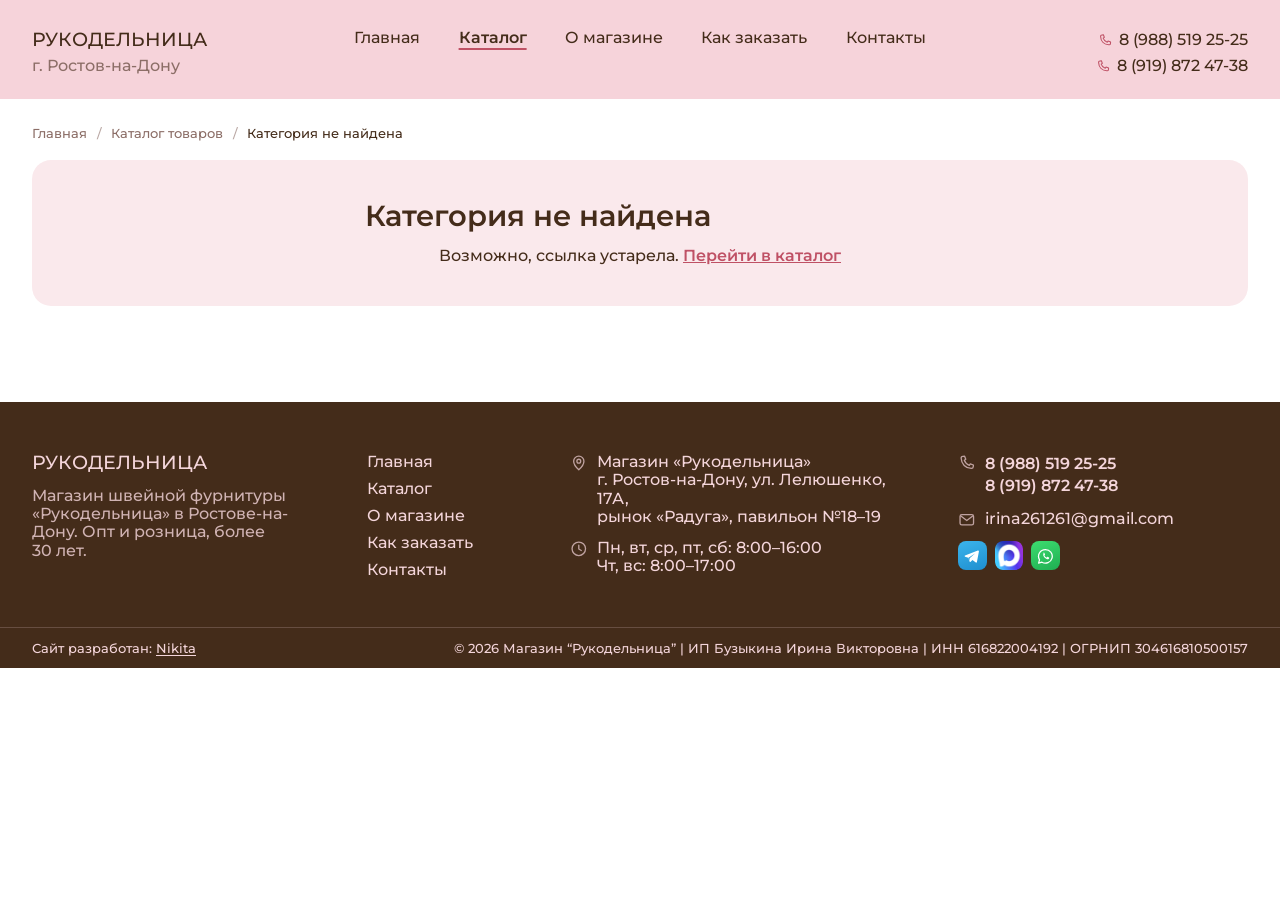
<file: category.html>
<!DOCTYPE html>
<html lang="ru">
<head>
<meta charset="utf-8">
<meta name="viewport" content="width=device-width, initial-scale=1">
<title>Категория — каталог «Рукодельницы»</title>
<meta name="description" content="Швейная фурнитура с фильтрами по цене, материалу, цвету и размеру. Опт и розница.">
<link rel="canonical" href="https://rukodelnica-rostov.ru/category.html">
<meta name="theme-color" content="#f6d3da">
<meta name="format-detection" content="telephone=no">

<meta property="og:type" content="website">
<meta property="og:locale" content="ru_RU">
<meta property="og:site_name" content="Рукодельница">
<meta property="og:title" content="Категория — каталог «Рукодельницы»">
<meta property="og:description" content="Швейная фурнитура с фильтрами по цене, материалу, цвету и размеру. Опт и розница.">
<meta property="og:url" content="https://rukodelnica-rostov.ru/category.html">
<meta property="og:image" content="https://rukodelnica-rostov.ru/assets/img/hero.jpg">
<meta name="twitter:card" content="summary_large_image">

<link rel="icon" href="assets/img/favicon.svg" type="image/svg+xml">
<link rel="apple-touch-icon" href="assets/img/favicon.svg">

<link rel="preconnect" href="https://fonts.googleapis.com">
<link rel="preconnect" href="https://fonts.gstatic.com" crossorigin>
<link href="https://fonts.googleapis.com/css2?family=Montserrat:wght@500;600;700&family=Playfair:ital,wght@0,400;1,400&display=swap" rel="stylesheet">
  <link rel="stylesheet" href="assets/css/style.css?v=begunki-photos-20261021">
</head>
<body class="inner" data-page="category">
<a class="skip-link" href="#main">Перейти к содержанию</a>

<svg xmlns="http://www.w3.org/2000/svg" style="position:absolute;width:0;height:0;overflow:hidden" aria-hidden="true" focusable="false"><symbol id="i-arrow" viewBox="0 0 420 406"><path d="M 180.169 93.017 C 175.959 93.982, 171.378 98.325, 169.924 102.730 C 167.838 109.051, 170.855 116.331, 176.838 119.410 C 178.302 120.163, 199.300 123.783, 223.500 127.455 C 247.700 131.126, 268.294 134.438, 269.264 134.815 C 270.593 135.331, 248.691 151.876, 180.477 201.888 C 130.673 238.401, 90.076 268.727, 90.259 269.278 C 90.880 271.140, 105.494 290.927, 106.276 290.963 C 106.702 290.984, 147.427 261.393, 196.776 225.206 C 246.124 189.019, 286.974 159.122, 287.554 158.768 C 288.136 158.413, 285.552 177.695, 281.786 201.812 C 274.153 250.701, 273.897 255.196, 278.479 259.978 C 285.695 267.510, 298.178 265.529, 301.835 256.270 C 303.685 251.586, 322.180 128.834, 321.709 124.369 C 321.168 119.252, 318.570 115.606, 314 113.555 C 312.075 112.691, 282.825 107.719, 249 102.505 C 215.175 97.291, 186.600 92.852, 185.500 92.640 C 184.400 92.428, 182.001 92.598, 180.169 93.017" fill="currentColor" fill-rule="evenodd"/></symbol><symbol id="i-badge" viewBox="0 0 460 450"><path d="M 204.625 22.076 C 185.700 25.407, 169.940 31.128, 153.603 40.598 C 141.913 47.374, 134.937 52.940, 122.466 65.440 C 96.638 91.329, 82.082 123.197, 79.040 160.515 C 77.528 179.066, 79.894 200.212, 85.357 216.969 C 87.641 223.975, 87.641 223.975, 60.071 252.642 C 44.907 268.410, 30.611 283.740, 28.302 286.709 C 21.835 295.024, 19.724 301.678, 20.210 312.211 C 20.557 319.720, 21.087 321.852, 24.056 327.660 C 28.469 336.294, 35.356 342.103, 44.544 344.941 C 48.164 346.059, 57.719 347.666, 65.777 348.512 C 87.149 350.757, 87.466 351.085, 90.114 373.789 C 91.122 382.430, 92.459 391.750, 93.086 394.500 C 95.450 404.884, 102.566 413.409, 113 418.356 C 124.695 423.901, 138.804 422.308, 149.453 414.239 C 152.178 412.175, 171.303 392.715, 191.953 370.993 C 212.604 349.272, 229.950 331.500, 230.500 331.500 C 231.050 331.500, 243.835 344.550, 258.911 360.500 C 296.497 400.265, 308.727 412.580, 314.033 416.005 C 329.905 426.248, 350.579 422.219, 362.527 406.554 C 366.514 401.326, 368.758 392.717, 370.552 375.762 C 373.115 351.551, 373.868 350.718, 395.187 348.501 C 403.265 347.661, 412.759 346.083, 416.284 344.994 C 432.453 340, 441.825 325.812, 440.788 307.900 C 440.008 294.425, 437.706 291.019, 409.705 261.899 C 369.411 219.998, 372.978 224.739, 375.581 216.541 C 386.791 181.236, 384.012 141.428, 367.945 107.141 C 351.859 72.815, 321.207 44.067, 285.799 30.098 C 277.007 26.629, 261.849 22.667, 251.308 21.082 C 240.044 19.388, 217.124 19.876, 204.625 22.076 M 210.500 51.075 C 168.290 58.174, 132.803 87.155, 116.610 127.752 C 105.958 154.456, 105.952 187.708, 116.592 215.434 C 131.900 255.319, 167.457 284.509, 210 292.111 C 219.281 293.770, 242.278 293.777, 251 292.125 C 302.458 282.374, 341.400 243.615, 350.592 193 C 352.597 181.962, 352.558 161.985, 350.509 150.504 C 347.447 133.346, 340.778 117.028, 330.687 102 C 324.355 92.572, 309.845 78.130, 299.719 71.179 C 285.630 61.507, 266.280 53.712, 249.668 51.016 C 242.392 49.835, 217.650 49.872, 210.500 51.075 M 223 99.295 C 217.630 100.969, 209.204 110.304, 203.140 121.299 C 198.890 129.004, 197.233 131.137, 195.140 131.593 C 173.442 136.329, 165.014 140.172, 160.579 147.356 C 158.309 151.032, 157.485 153.725, 157.185 158.443 C 156.657 166.725, 159.405 172.478, 169.925 185.114 C 177.929 194.728, 177.929 194.728, 176.866 204.114 C 174.312 226.660, 177.870 237.413, 189.897 243.488 C 196.085 246.613, 205.546 245.288, 219.019 239.408 C 230.539 234.380, 230.539 234.380, 238.019 237.803 C 259.403 247.586, 270.067 247.521, 278.818 237.554 C 283.817 231.861, 285.392 224.655, 284.586 211.171 C 284.212 204.903, 283.694 198.588, 283.436 197.137 C 283.051 194.972, 284.403 192.799, 290.991 185 C 300.294 173.986, 303.200 168.635, 303.798 161.416 C 304.363 154.605, 302.615 149.622, 297.845 144.447 C 292.613 138.771, 285.294 135.829, 265.887 131.600 C 263.845 131.155, 262.098 128.947, 257.902 121.512 C 254.948 116.277, 250.750 109.909, 248.572 107.361 C 241.784 99.420, 232.249 96.412, 223 99.295 M 226.111 141.534 C 218.325 155.219, 215.232 157.561, 200.256 161.110 C 195.440 162.251, 191.332 163.348, 191.127 163.548 C 190.922 163.749, 193.204 166.745, 196.199 170.206 C 207.432 183.189, 208.742 186.960, 207.245 202 C 206.725 207.225, 206.449 211.679, 206.631 211.898 C 206.813 212.117, 210.683 210.559, 215.231 208.436 C 222.353 205.112, 224.471 204.576, 230.500 204.576 C 236.529 204.576, 238.647 205.112, 245.769 208.436 C 250.317 210.559, 254.193 212.117, 254.382 211.898 C 254.572 211.679, 254.309 207.900, 253.798 203.500 C 252.030 188.267, 253.547 183.352, 263.686 171.469 C 267.261 167.280, 270.031 163.702, 269.843 163.518 C 269.654 163.335, 265.560 162.251, 260.744 161.110 C 245.882 157.588, 243.141 155.569, 235.471 142.500 C 232.889 138.100, 230.686 134.397, 230.576 134.271 C 230.465 134.144, 228.456 137.413, 226.111 141.534 M 79.806 275.250 C 51.453 304.598, 50 306.316, 50 310.489 C 50 313.236, 52.010 317, 53.476 317 C 56.073 317, 82.374 320.299, 85.677 321.040 C 95.699 323.286, 107.451 331.795, 112.552 340.498 C 116.676 347.536, 117.978 352.848, 120.005 370.923 C 121.724 386.255, 122.247 388.724, 124.099 390.250 C 125.266 391.212, 126.759 392, 127.417 392 C 130.149 392, 137.062 385.338, 167.113 353.740 L 198.727 320.500 189.613 317.918 C 155.823 308.343, 124.811 286.435, 105.861 258.750 C 103.697 255.588, 101.785 253, 101.614 253 C 101.442 253, 91.629 263.012, 79.806 275.250 M 354.641 259.354 C 332.933 289.776, 302.210 310.553, 265.376 319.722 C 262.252 320.500, 262.252 320.500, 294.070 354 C 323.929 385.437, 330.758 392, 333.611 392 C 334.253 392, 335.725 391.212, 336.881 390.250 C 338.706 388.732, 339.244 386.184, 340.943 371 C 342.954 353.043, 344.298 347.581, 348.448 340.498 C 351.655 335.027, 359.608 327.739, 365.793 324.605 C 372.219 321.348, 376.561 320.396, 393.580 318.509 C 408.947 316.805, 411 315.844, 411 310.351 C 411 306.394, 407.077 301.811, 378.244 272.084 L 359.412 252.668 354.641 259.354" fill="currentColor" fill-rule="evenodd"/></symbol><symbol id="i-bag" viewBox="0 0 440 440"><path d="M 189 26.567 C 174.507 29.091, 161.825 34.095, 151.814 41.239 C 139.122 50.295, 128.090 64.126, 122.301 78.238 C 117.920 88.917, 116.893 94.036, 116.300 108.154 L 115.727 121.808 94.114 122.165 C 73.200 122.511, 72.316 122.609, 66.825 125.172 C 59.080 128.787, 52.596 135.043, 48.978 142.393 C 45.957 148.530, 45.957 148.530, 33.904 262.515 C 25.982 337.438, 22.037 378.417, 22.394 382.093 C 23.729 395.858, 33.085 407.438, 46.544 411.984 C 52.536 414.008, 53.862 414.024, 202.044 413.763 C 351.500 413.500, 351.500 413.500, 357.098 410.751 C 363.654 407.531, 371.233 400.216, 374.057 394.383 C 379.071 384.024, 379.363 389.004, 366.617 267.406 C 360.165 205.858, 354.220 152.811, 353.406 149.525 C 350.547 137.981, 342.887 129.083, 332.147 124.830 C 327.068 122.819, 324.364 122.556, 305.250 122.211 L 284 121.828 283.992 112.664 C 283.959 72.536, 260.691 40.898, 222.500 29.052 C 215.692 26.941, 195.468 25.440, 189 26.567 M 185.688 58.502 C 168.270 63.290, 154.037 77.659, 148.612 95.932 C 147.584 99.395, 147 105.102, 147 111.682 L 147 122 200 122 L 253 122 253 112.210 C 253 106.766, 252.339 99.882, 251.511 96.703 C 246.685 78.175, 231.904 63.264, 213.500 58.357 C 207.213 56.681, 192.025 56.760, 185.688 58.502 M 76.950 155.093 C 75.912 157.033, 53.034 369.148, 53.010 377.050 C 53.005 379.003, 53.540 381.140, 54.200 381.800 C 55.944 383.544, 344.056 383.544, 345.800 381.800 C 346.460 381.140, 347 379.092, 347 377.249 C 347 369.040, 323.906 155.592, 322.885 154.361 C 322.005 153.301, 317.584 153, 302.878 153 L 284 153 284 164.941 C 284 172.565, 284.399 177.128, 285.103 177.564 C 287.190 178.853, 290.980 188.506, 290.968 192.500 C 290.954 197.018, 287.959 204.338, 284.688 207.847 C 278.100 214.915, 266.103 216.594, 257.638 211.634 C 254.481 209.783, 252.013 207.239, 249.949 203.704 C 247.209 199.014, 246.942 197.809, 247.242 191.500 C 247.505 185.956, 248.139 183.620, 250.287 180.270 C 252.836 176.296, 253 175.342, 253 164.520 L 253 153 200 153 L 147 153 147 164.340 C 147 175.049, 147.166 175.982, 149.982 181.090 C 157.176 194.142, 151.179 209.566, 137.347 213.588 C 117.633 219.319, 101.298 196.930, 113.002 180.221 C 115.910 176.071, 116 175.596, 116 164.471 L 116 153 97.035 153 C 78.814 153, 78.026 153.082, 76.950 155.093" fill="currentColor" fill-rule="evenodd"/></symbol><symbol id="i-chev" viewBox="0 0 432 324"><path d="M 36.024 35.721 C 30.900 39.449, 26.803 42.950, 26.921 43.500 C 27.038 44.050, 67.942 100.025, 117.817 167.889 C 167.693 235.753, 209.168 292.343, 209.985 293.644 C 210.801 294.945, 211.770 295.895, 212.136 295.755 C 212.503 295.615, 252.737 243.300, 301.545 179.500 C 350.354 115.700, 393.815 58.936, 398.126 53.358 L 405.964 43.216 396.370 36.005 C 388.311 29.948, 386.561 29.011, 385.427 30.147 C 384.685 30.891, 345.675 81.675, 298.740 143 C 251.804 204.325, 213.009 254.500, 212.529 254.500 C 212.050 254.500, 174.722 204.232, 129.579 142.794 C 84.435 81.356, 47.014 30.605, 46.421 30.015 C 45.650 29.249, 42.672 30.883, 36.024 35.721" fill="currentColor" fill-rule="evenodd"/></symbol><symbol id="i-heart" viewBox="0 0 440 360"><path d="M 125 29.579 C 96.024 32.806, 72.480 44.168, 53.735 63.970 C 33.887 84.936, 25.446 109.367, 27.934 138.642 C 31.546 181.155, 51.284 217.786, 91.771 257.120 C 128.877 293.168, 178.103 326.032, 202.065 330.752 C 209.276 332.173, 210.732 332.171, 218.026 330.734 C 248.680 324.695, 318.791 272.822, 352.151 231.500 C 390.306 184.238, 402.311 130.007, 383.588 89.483 C 372.427 65.327, 349.931 45.494, 322.468 35.598 C 285.577 22.305, 243.601 30.879, 213.810 57.791 C 210.120 61.124, 210.120 61.124, 202.810 55.151 C 188.276 43.276, 171.501 34.955, 155 31.437 C 148.174 29.981, 130.962 28.915, 125 29.579 M 118 62.947 C 101.065 66.546, 87.860 73.953, 76.495 86.228 C 64.308 99.391, 58.025 117.334, 59.445 134.915 C 62.329 170.605, 78.904 200.543, 115.134 235.500 C 147.702 266.923, 196.045 299.500, 210.109 299.500 C 218.963 299.500, 240.610 287.147, 268.199 266.350 C 327.118 221.937, 356.568 180.483, 360.450 136.500 C 363.582 101.014, 338.061 69.733, 300.140 62.578 C 271.388 57.152, 247.021 66.973, 222.857 93.725 C 217.306 99.870, 212.348 101.709, 205.965 99.991 C 202.847 99.151, 199.863 96.764, 192.827 89.481 C 169.714 65.558, 145.732 57.054, 118 62.947" fill="currentColor" fill-rule="evenodd"/></symbol><symbol id="i-mail" viewBox="0 0 434 434"><path d="M 194 29.021 C 147.159 35.537, 105.529 57.630, 75.015 92.165 C 21.987 152.182, 12.775 240.201, 52.242 309.767 C 60.873 324.980, 69.804 336.729, 82.500 349.575 C 100.070 367.350, 114.955 377.929, 137.086 388.368 C 160.765 399.537, 183.269 404.888, 210.093 405.728 C 250.972 407.008, 286.379 397.212, 320.750 375.112 C 325.934 371.779, 328.738 369.379, 328.297 368.654 C 327.693 367.662, 311.306 345.222, 310.363 344.095 C 310.176 343.873, 306.922 345.754, 303.130 348.275 C 276.240 366.155, 244.379 374.937, 211 373.666 C 187.271 372.764, 167.284 367.684, 146.591 357.297 C 102.929 335.381, 73.936 297.534, 62.844 247.975 C 60.783 238.764, 60.504 234.966, 60.536 216.500 C 60.569 197.068, 60.781 194.610, 63.375 183.577 C 68.313 162.573, 75.597 145.570, 86.755 129 C 109.751 94.850, 144.303 71.886, 186.352 62.804 C 194.911 60.956, 199.710 60.609, 217 60.591 C 234.635 60.573, 238.967 60.888, 248 62.845 C 283.022 70.433, 314.572 88.915, 335.886 114.329 C 349.927 131.073, 359.571 148.248, 366.010 167.979 C 372.574 188.095, 373.500 195.578, 373.500 228.500 C 373.500 257.500, 373.500 257.500, 370.534 262.855 C 358.305 284.934, 326.800 284.802, 315.233 262.623 C 312.592 257.559, 312.554 257.189, 311.870 230.500 C 311.015 197.115, 309.284 188.473, 299.997 171.257 C 286.758 146.712, 262.236 128.913, 234 123.355 C 224.397 121.464, 207.658 121.479, 197.821 123.387 C 160.738 130.579, 130.677 161.062, 123.411 198.838 C 121.533 208.604, 121.617 226.227, 123.588 235.792 C 129.338 263.694, 148.328 288.521, 173.763 301.385 C 187.849 308.509, 208.597 312.819, 223 311.612 C 245.161 309.755, 266.466 300.361, 281.705 285.728 C 285.172 282.399, 288.159 279.861, 288.342 280.087 C 288.526 280.314, 290.045 282.525, 291.719 285 C 301.111 298.887, 316.959 308.276, 335.607 311.003 C 364.004 315.155, 392.783 297.112, 403.107 268.683 C 405.182 262.970, 405.384 260.415, 405.761 235.075 C 406.186 206.584, 405.417 194.956, 402.020 178.500 C 388.470 112.866, 339.867 58.372, 276.159 37.385 C 256.705 30.976, 243.950 28.920, 221 28.496 C 209.725 28.288, 197.575 28.524, 194 29.021 M 205.281 155.427 C 186.816 158.937, 169.482 172.151, 161.068 189.131 C 152.095 207.239, 152.095 226.761, 161.068 244.869 C 167.005 256.851, 177.646 267.490, 189.222 273.019 C 208.312 282.136, 225.649 282.031, 245 272.680 C 251.615 269.483, 255.166 266.901, 261.010 261.036 C 273.444 248.558, 279.181 234.873, 279.260 217.500 C 279.343 199.364, 273.829 185.884, 261.011 172.882 C 249.818 161.529, 236.444 155.575, 219.760 154.515 C 215.685 154.256, 209.333 154.656, 205.281 155.427" fill="currentColor" fill-rule="evenodd"/></symbol><symbol id="i-people" viewBox="0 0 480 440"><path d="M 209.023 27.128 C 196.499 30.490, 186.670 36.262, 176.870 46.012 C 169.606 53.239, 167.518 56.092, 163.675 64.049 C 149.910 92.541, 155.116 123.444, 177.402 145.523 C 215.964 183.728, 280.629 166.113, 295.072 113.470 C 297.959 102.946, 297.972 88.626, 295.104 77.700 C 289.872 57.770, 275.002 39.842, 256.787 31.503 C 242.369 24.902, 223.690 23.191, 209.023 27.128 M 219.594 56.023 C 207.457 58.140, 195.529 67.369, 190.180 78.782 C 187.782 83.898, 187.500 85.659, 187.500 95.500 C 187.500 106.002, 187.653 106.805, 190.880 113.234 C 200.982 133.364, 224.808 141.193, 244.981 131.010 C 262.004 122.417, 270.277 104.005, 265.448 85.460 C 262.313 73.420, 255.085 64.802, 243.656 59.479 C 235.725 55.785, 227.627 54.622, 219.594 56.023 M 67.263 118.448 C 49.931 122.398, 34.201 136.896, 29.009 153.705 C 26.284 162.528, 26.270 176.442, 28.977 185.145 C 34.587 203.182, 51.429 217.868, 70.121 221.020 C 97.301 225.605, 124.089 207.304, 129.870 180.201 C 131.289 173.548, 131.305 167.018, 129.922 159.536 C 126.683 142.015, 112.635 125.865, 95.500 119.966 C 87.686 117.275, 75.323 116.611, 67.263 118.448 M 363.263 118.448 C 345.931 122.398, 330.201 136.896, 325.009 153.705 C 322.284 162.528, 322.270 176.442, 324.977 185.145 C 330.587 203.182, 347.429 217.868, 366.121 221.020 C 401.349 226.962, 432.685 195.249, 426.067 160.353 C 422.568 141.901, 408.930 125.967, 391.500 119.966 C 383.686 117.275, 371.323 116.611, 363.263 118.448 M 71.176 149.138 C 66.230 150.563, 59.634 157.663, 58.071 163.245 C 54.410 176.320, 63.045 189.323, 76.296 190.691 C 83.686 191.454, 89.669 189.216, 94.481 183.889 C 99.006 178.880, 100 176.271, 100 169.395 C 100 154.498, 86.210 144.807, 71.176 149.138 M 367.176 149.138 C 362.585 150.460, 355.729 157.599, 354.230 162.616 C 352.349 168.910, 352.739 173.127, 355.750 179.064 C 362.668 192.708, 380.301 195.157, 390.481 183.889 C 395.006 178.880, 396 176.271, 396 169.395 C 396 154.498, 382.210 144.807, 367.176 149.138 M 189 212.052 C 175.567 215.529, 167.633 220.200, 156.950 230.918 C 149.102 238.792, 146.660 242.015, 143.250 249 C 140.968 253.675, 138.587 259.586, 137.960 262.137 C 137.333 264.687, 134.257 287.187, 131.125 312.137 L 125.431 357.500 96.465 357.808 C 61.354 358.182, 58.683 357.779, 51.993 351.088 C 44.462 343.557, 44.205 340.971, 48.447 315.384 C 52.240 292.505, 52.876 290.163, 56.627 285.245 C 60.452 280.230, 66.084 277.873, 76.253 277.031 C 86.185 276.208, 89.301 274.635, 92.305 268.929 C 94.573 264.622, 94.093 256.961, 91.319 253.176 C 87.962 248.596, 83.470 247, 74 247.026 C 63.691 247.054, 58.973 248.070, 50.442 252.101 C 38.542 257.724, 28.049 269.440, 24.003 281.623 C 21.301 289.760, 14.997 328.348, 15.012 336.666 C 15.036 350.608, 19.984 362.137, 30.423 372.577 C 34.680 376.833, 39.744 380.742, 43.131 382.386 C 53.988 387.654, 56.823 387.975, 92.598 387.988 L 125.696 388 129.514 395.750 C 136.343 409.611, 149.881 420.661, 164.028 423.921 C 166.819 424.564, 190.541 424.960, 227.145 424.976 C 282.642 424.999, 286.130 424.895, 292.145 423.036 C 306.533 418.591, 317.343 409.297, 323.812 395.811 L 327.500 388.121 360.540 388.061 C 395.574 387.996, 400.519 387.472, 409.500 382.864 C 425.498 374.657, 435.612 360.414, 438.313 342.287 C 439.291 335.720, 439.049 332.993, 435.606 311.858 C 433.526 299.090, 430.975 285.910, 429.936 282.571 C 423.316 261.295, 403.095 246.994, 379.645 247.004 C 372.284 247.007, 369.864 247.395, 367.241 248.995 C 357.880 254.702, 357.547 268.726, 366.631 274.678 C 368.425 275.854, 372.391 276.706, 378.241 277.174 C 389.195 278.049, 394.646 280.833, 398.594 287.571 C 401.939 293.278, 408.288 327.966, 407.757 337.633 C 407.334 345.326, 404.012 350.733, 397.272 354.695 C 392.500 357.500, 392.500 357.500, 360.250 357.801 C 336.798 358.020, 328 357.795, 328 356.975 C 328 356.354, 325.524 335.969, 322.498 311.673 C 315.212 253.175, 313.346 247.355, 296.438 230.380 C 289.852 223.769, 286.600 221.397, 278.925 217.608 C 264.842 210.657, 260.431 210.028, 226 210.072 C 200.117 210.106, 195.581 210.348, 189 212.052 M 199.126 241.078 C 184.953 243.560, 171.947 255.374, 167.849 269.491 C 166.506 274.117, 154.997 367.150, 155.022 373.179 C 155.064 383.428, 160.542 390.648, 170.465 393.533 C 175.045 394.864, 183.319 395.042, 229.148 394.791 C 282.500 394.500, 282.500 394.500, 287.363 392.106 C 292.772 389.444, 297.508 383.141, 298.641 377.098 C 299.582 372.085, 287.488 275.302, 284.946 267.500 C 281.362 256.501, 272.523 247.311, 261.282 242.898 C 255.880 240.777, 253.825 240.612, 230 240.383 C 215.975 240.248, 202.082 240.561, 199.126 241.078" fill="currentColor" fill-rule="evenodd"/></symbol><symbol id="i-phone" viewBox="0 0 434 490"><path d="M 78.367 58.617 C 44.681 97.140, 40.663 102.953, 34.020 122.782 C 22.456 157.297, 27.672 205.475, 48.363 255.271 C 82.137 336.553, 155.034 415.943, 224.004 446.555 C 249.702 457.961, 264.954 461.490, 288.500 461.480 C 305.113 461.472, 305.716 461.397, 315 458.187 C 327.293 453.936, 336.841 448.439, 346.311 440.159 C 352.022 435.165, 393.467 388.841, 404.837 374.743 C 406.018 373.278, 400.378 366.423, 356.436 315.917 C 308.467 260.781, 306.642 258.820, 305.099 260.779 C 304.220 261.896, 292.068 275.904, 278.095 291.908 L 252.689 321.006 245.270 317.004 C 205.922 295.780, 173.495 258.456, 154.466 212.486 C 151.278 204.785, 151.036 203.614, 152.331 202.150 C 174.878 176.665, 203.996 142.294, 203.783 141.417 C 203.573 140.553, 127.371 52.462, 107.938 30.617 C 105.373 27.734, 105.373 27.734, 78.367 58.617 M 90.404 96.971 C 72.878 117.069, 69.066 122.577, 65.105 133.522 C 61.029 144.787, 59.577 155.902, 60.347 169.943 C 63.671 230.580, 101.161 302.142, 159.128 358.501 C 202.886 401.046, 249.656 425, 288.966 425 C 308.688 425, 321.760 418.091, 338.584 398.773 C 343.488 393.143, 350.527 385.099, 354.228 380.897 L 360.955 373.258 333.884 342.198 L 306.813 311.138 283.784 337.597 C 264.032 360.293, 260.453 363.964, 258.628 363.400 C 253.607 361.849, 229.768 349.731, 221.500 344.526 C 193.665 327.005, 168.850 302.680, 149.730 274.175 C 141.708 262.216, 133.466 247.385, 127.930 234.951 C 121.847 221.288, 112.959 195.877, 113.790 194.524 C 114.180 193.888, 124.400 181.995, 136.500 168.095 C 148.600 154.195, 158.625 142.489, 158.777 142.081 C 158.986 141.519, 113.364 88.318, 106.559 81.190 C 105.543 80.125, 102.517 83.081, 90.404 96.971" fill="currentColor" fill-rule="evenodd"/></symbol><symbol id="i-star" viewBox="0 0 416 384"><path d="M 203.994 28.879 C 198.981 30.515, 195.051 33.067, 192.645 36.249 C 191.294 38.037, 181.106 61.100, 170.006 87.500 C 158.906 113.900, 149.526 135.790, 149.162 136.144 C 148.798 136.498, 124.875 138.839, 96 141.348 C 67.125 143.856, 41.925 146.439, 40 147.088 C 31.940 149.805, 26.060 158.575, 26.022 167.934 C 25.981 178.019, 26.293 178.359, 70.471 216.399 C 92.762 235.593, 111 251.956, 111 252.762 C 111 253.568, 105.770 276.564, 99.377 303.864 C 92.985 331.164, 87.728 355.525, 87.697 358 C 87.629 363.318, 89.893 368.488, 94.236 372.930 C 99.016 377.819, 102.764 379.411, 109.605 379.458 C 115.710 379.500, 115.710 379.500, 162.105 351.595 C 187.622 336.247, 208.985 323.684, 209.577 323.678 C 210.170 323.672, 231.545 336.224, 257.077 351.572 C 303.500 379.478, 303.500 379.478, 309.500 379.447 C 316.192 379.413, 320.077 377.769, 324.923 372.923 C 329.523 368.324, 331.381 364.149, 331.343 358.500 C 331.325 355.750, 326.065 331.071, 319.655 303.658 C 313.245 276.246, 308 253.268, 308 252.597 C 308 251.926, 326.166 235.725, 348.368 216.595 C 376.419 192.427, 389.438 180.565, 391.035 177.724 C 395.797 169.251, 393.402 158.210, 385.194 150.794 C 380.011 146.112, 378.788 145.929, 319 140.884 C 292.325 138.634, 270.215 136.502, 269.866 136.146 C 269.517 135.791, 260.169 113.929, 249.093 87.565 C 238.018 61.201, 227.815 38.135, 226.420 36.306 C 221.865 30.334, 210.781 26.663, 203.994 28.879" fill="currentColor" fill-rule="evenodd"/></symbol><symbol id="i-tag" viewBox="0 0 460 460"><path d="M 271.882 29.381 C 269.893 30.092, 266.743 31.626, 264.882 32.789 C 263.022 33.953, 210.592 85.889, 148.372 148.203 C 41.357 255.378, 35.062 261.877, 31.872 268.479 C 28.719 275.004, 28.502 276.109, 28.535 285.479 C 28.580 298.268, 30.890 304.527, 39.006 313.852 C 42.188 317.509, 68.351 343.930, 97.146 372.567 C 145.251 420.409, 150.068 424.913, 156.500 428.067 C 163.126 431.317, 164.062 431.500, 174.021 431.500 C 193.274 431.500, 181.387 441.850, 312.188 311.201 C 394.520 228.964, 426.651 196.246, 428.688 192.573 C 431.500 187.500, 431.500 187.500, 431.804 126 C 432.076 71.048, 431.931 63.831, 430.436 58.221 C 426.870 44.842, 416.501 34.088, 403.207 29.982 C 397.100 28.096, 393.852 28.002, 336.145 28.044 C 289.182 28.078, 274.684 28.379, 271.882 29.381 M 169.739 169.769 C 59 280.539, 59 280.539, 59.002 285.519 C 59.004 290.500, 59.004 290.500, 113.475 345 C 143.917 375.459, 169.292 400.057, 170.998 400.763 C 172.676 401.457, 175.276 401.742, 176.775 401.394 C 178.645 400.961, 214.388 365.916, 290.750 289.642 L 402 178.521 401.989 125.010 C 401.983 95.580, 401.700 69.815, 401.359 67.757 C 401.019 65.698, 399.612 62.885, 398.234 61.507 C 395.727 59, 395.727 59, 338.103 59 L 280.479 59 169.739 169.769 M 334.305 88.049 C 324.217 92.029, 316 104.127, 316 115 C 316 129.952, 329.736 144, 344.356 144 C 352.572 144, 358.849 141.311, 364.993 135.161 C 376.448 123.694, 377.102 108.004, 366.611 96.335 C 358.086 86.853, 345.511 83.628, 334.305 88.049" fill="currentColor" fill-rule="evenodd"/></symbol><symbol id="i-tg" viewBox="0 0 462 392"><path d="M 396.500 29.195 C 379.796 34.970, 336.794 51.745, 311 62.549 C 303.575 65.659, 295.025 69.211, 292 70.443 C 288.975 71.674, 283.350 74.049, 279.500 75.721 C 275.650 77.393, 260.575 83.825, 246 90.015 C 185.111 115.873, 122.182 142.937, 105.500 150.440 C 98.389 153.638, 91.978 156.501, 67.766 167.295 C 41.290 179.097, 34.112 183.243, 30.250 188.963 C 26.762 194.130, 27.506 201.211, 31.913 204.788 C 35.904 208.026, 40.980 210.803, 46.500 212.768 C 52.245 214.813, 75.779 222.081, 81 223.423 C 82.375 223.776, 89.350 225.581, 96.500 227.435 C 113.128 231.746, 126.762 234.050, 131.652 233.376 C 138.652 232.412, 148.446 229.811, 152.109 227.943 C 158.090 224.894, 181.656 210.259, 195.500 200.996 C 209.047 191.933, 222.221 182.755, 254.937 159.587 C 277.298 143.753, 306.239 124.314, 316.668 118.124 C 322.380 114.734, 324.615 113.934, 327.668 114.185 C 331.295 114.483, 331.516 114.697, 331.806 118.185 C 332.168 122.531, 331.138 123.844, 312.064 143.348 C 298.497 157.221, 244.012 207.865, 229.757 219.853 C 214.226 232.913, 206.792 242.239, 204.297 251.795 C 203.080 256.456, 203.096 257.818, 204.422 262.379 C 206.681 270.149, 211.372 274.204, 240 293.132 C 254.025 302.405, 270.225 313.351, 276 317.457 C 297.425 332.690, 329.727 353.960, 336.786 357.482 C 347.179 362.668, 352.310 363.977, 362.290 363.989 C 372.542 364.002, 376.989 362.263, 381.882 356.327 C 389.788 346.735, 394.436 330.474, 398.409 298.500 C 399.825 287.098, 401.195 277.834, 404.470 257.500 C 405.267 252.550, 406.825 242.875, 407.932 236 C 409.039 229.125, 410.884 217.650, 412.032 210.500 C 413.180 203.350, 414.957 192.325, 415.981 186 C 417.006 179.675, 418.796 168.200, 419.960 160.500 C 421.124 152.800, 422.496 144.025, 423.009 141 C 423.522 137.975, 425.101 127.175, 426.518 117 C 427.935 106.825, 430.065 92.650, 431.252 85.500 C 432.784 76.268, 433.422 68.008, 433.454 57 C 433.499 41.865, 433.435 41.390, 430.759 36.837 C 426.337 29.315, 423.243 27.986, 410.382 28.079 C 404.397 28.122, 398.150 28.625, 396.500 29.195" fill="currentColor" fill-rule="evenodd"/></symbol><symbol id="i-truck" viewBox="0 0 480 400"><path d="M 35.123 32.002 C 21.728 35.165, 19.004 50.939, 30.384 59.438 C 33.125 61.485, 33.967 61.504, 147.323 62.017 C 240.731 62.440, 262.111 62.783, 264.858 63.902 C 271.805 66.734, 271.444 61.259, 272 172 C 272.500 271.500, 272.500 271.500, 269.840 276.500 C 268.377 279.250, 266.618 283.413, 265.932 285.750 C 264.683 290, 264.683 290, 230.024 290 C 195.365 290, 195.365 290, 193.704 284.750 C 189.234 270.623, 175.937 255.755, 161.646 248.902 C 142.901 239.913, 124.950 239.977, 106.218 249.097 C 91.990 256.023, 81.277 267.739, 75.444 282.750 C 72.957 289.150, 72.326 289.997, 70.063 289.976 C 65.013 289.929, 59.641 288.096, 57.093 285.549 C 54.500 282.958, 54.500 282.958, 54 246.729 C 53.532 212.802, 53.373 210.284, 51.500 207.105 C 48.622 202.219, 44.839 199.785, 39.324 199.271 C 33.677 198.745, 29.088 201.264, 25.202 207.024 C 22.857 210.500, 22.857 210.500, 23.266 247.500 C 23.715 288.172, 24.039 290.711, 29.974 299.960 C 34.405 306.864, 41.078 312.673, 48.647 316.215 C 53.847 318.649, 56.920 319.361, 63.957 319.762 C 72.762 320.264, 72.762 320.264, 73.995 324.382 C 79.728 343.542, 97.251 360.629, 116.921 366.240 C 126.340 368.927, 143.242 368.847, 152 366.073 C 171.792 359.806, 188.589 343.497, 194.046 325.250 C 195.317 321, 195.317 321, 229.976 321 C 264.635 321, 264.635 321, 266.305 326.298 C 272.014 344.410, 289.485 360.724, 309.358 366.502 C 317.371 368.831, 334.335 368.690, 343.079 366.221 C 362.201 360.822, 379.882 343.777, 385.890 324.951 C 387.023 321.401, 387.023 321.401, 396.245 320.237 C 417.109 317.604, 431.651 304.711, 435.992 285 C 436.873 280.996, 437.075 268.891, 436.732 240.500 C 436.315 205.894, 436.030 200.454, 434.203 192.218 C 426.286 156.541, 408.194 127.887, 380.500 107.166 C 370.379 99.594, 352.380 90.162, 340.373 86.140 C 332.596 83.535, 315.366 80.004, 310.343 79.986 C 303.345 79.961, 302.002 79.181, 301.985 75.133 C 301.947 65.706, 297.295 53.041, 291.297 46.034 C 283.112 36.471, 274.172 33.188, 253 31.969 C 233.901 30.869, 39.797 30.899, 35.123 32.002 M 30.922 91.274 C 25.263 95.087, 22.748 99.706, 23.271 105.324 C 23.785 110.839, 26.219 114.622, 31.105 117.500 C 34.375 119.426, 36.598 119.511, 91.500 119.812 C 122.850 119.983, 150.903 119.833, 153.839 119.478 C 166.714 117.924, 172.645 104.447, 164.829 94.509 C 160.446 88.938, 161.233 89, 95.180 89 C 34.296 89, 34.296 89, 30.922 91.274 M 303 178.117 C 303 246.233, 303 246.233, 305.250 245.578 C 318.285 241.780, 326.408 241.269, 337.792 243.532 C 359.283 247.804, 377.561 263.515, 385.160 284.250 C 387.268 290, 387.268 290, 391.884 289.985 C 397.705 289.967, 400.814 288.400, 403.789 283.985 C 406.139 280.500, 406.139 280.500, 405.763 241 C 405.391 201.812, 405.367 201.421, 402.694 191.523 C 391.458 149.909, 357.656 118.879, 315.565 111.539 C 310.710 110.693, 305.897 110, 304.869 110 C 303.062 110, 303 112.258, 303 178.117 M 35.123 146.981 C 27.460 148.838, 22.577 155.418, 23.335 162.864 C 23.841 167.827, 26.200 171.490, 30.990 174.750 C 34.290 176.996, 34.370 177, 76.398 176.984 C 118.184 176.967, 118.530 176.950, 122.500 174.718 C 132.699 168.985, 132.424 154.680, 121.997 148.554 C 118.641 146.583, 116.887 146.493, 78.500 146.331 C 56.500 146.238, 36.980 146.530, 35.123 146.981 M 123.332 274.790 C 96.649 284.325, 94.341 321.712, 119.644 334.533 C 124.771 337.130, 126.559 337.500, 134 337.500 C 141.286 337.500, 143.315 337.100, 148.203 334.700 C 167.767 325.092, 172.610 299.676, 157.936 283.620 C 151.800 276.906, 145.113 273.836, 135.500 273.320 C 130.447 273.049, 127.062 273.458, 123.332 274.790 M 316.500 274.339 C 309.894 276.527, 306.614 278.611, 302.150 283.454 C 287.198 299.675, 291.957 324.957, 311.797 334.700 C 316.685 337.100, 318.714 337.500, 326 337.500 C 336.322 337.500, 342.048 335.106, 349.174 327.809 C 364.104 312.521, 359.531 285.767, 340.387 276.401 C 333.798 273.177, 322.859 272.233, 316.500 274.339" fill="currentColor" fill-rule="evenodd"/></symbol></svg>
<svg xmlns="http://www.w3.org/2000/svg" style="position:absolute;width:0;height:0;overflow:hidden" aria-hidden="true" focusable="false"><symbol id="i-wa" viewBox="0 0 24 24"><path d="M12 2.2a9.8 9.8 0 0 0-8.4 14.8L2.3 21.7l4.8-1.3A9.8 9.8 0 1 0 12 2.2z" fill="none" stroke="currentColor" stroke-width="1.8" stroke-linejoin="round"/><path d="M8.7 7.3c.3-.4.6-.4.8-.4h.6c.2 0 .4 0 .6.4l.8 1.9c.1.3.1.5-.1.7l-.5.6c-.2.2-.2.4-.1.6.6 1.1 1.5 2 2.6 2.6.2.1.4.1.6-.1l.6-.7c.2-.2.4-.3.7-.2l1.9.9c.3.1.4.3.4.5 0 .6-.3 1.3-.8 1.7-.6.5-1.5.6-2.4.3-2.5-.8-4.5-2.8-5.3-5.2-.3-.9-.2-2 .6-2.6z" fill="currentColor"/></symbol><symbol id="i-tg2" viewBox="0 0 24 24"><path d="M21.4 3.6 2.9 10.8c-.8.3-.8 1.5.1 1.7l4.6 1.4 1.8 5.6c.2.7 1.1.9 1.6.4l2.6-2.5 4.8 3.5c.6.4 1.4.1 1.6-.6L22.9 5c.2-1-.7-1.8-1.5-1.4zM9.6 14.6l-.4 3.6-1.3-4.3 9.8-6.2-8.1 6.9z" fill="currentColor"/></symbol><symbol id="i-max" viewBox="0 0 24 24"><path d="M12 2.2C6.6 2.2 2.2 6.3 2.2 11.4c0 2.6 1.1 4.9 3 6.6v4l3.7-2a10.8 10.8 0 0 0 3.1.5c5.4 0 9.8-4.1 9.8-9.1S17.4 2.2 12 2.2z" fill="none" stroke="currentColor" stroke-width="1.8" stroke-linejoin="round"/><path d="M7.6 14.4V8.6l4.4 3.9 4.4-3.9v5.8" fill="none" stroke="currentColor" stroke-width="1.9" stroke-linecap="round" stroke-linejoin="round"/></symbol><symbol id="i-pin" viewBox="0 0 24 24"><path d="M12 21.5s-7-6.1-7-11.6a7 7 0 0 1 14 0c0 5.5-7 11.6-7 11.6z" fill="none" stroke="currentColor" stroke-width="1.8" stroke-linejoin="round"/><circle cx="12" cy="9.8" r="2.6" fill="none" stroke="currentColor" stroke-width="1.8"/></symbol><symbol id="i-clock" viewBox="0 0 24 24"><circle cx="12" cy="12" r="9.2" fill="none" stroke="currentColor" stroke-width="1.8"/><path d="M12 7v5.3l3.4 2" fill="none" stroke="currentColor" stroke-width="1.8" stroke-linecap="round" stroke-linejoin="round"/></symbol><symbol id="i-call" viewBox="0 0 24 24"><path d="M6.6 3.2 9 3l1.6 4.2-2 1.4a11 11 0 0 0 6.8 6.8l1.4-2L21 15l-.2 2.4c-.1 1.3-1.2 2.4-2.6 2.3C10.2 19.3 4.7 13.8 4.3 5.8c-.1-1.4 1-2.5 2.3-2.6z" fill="none" stroke="currentColor" stroke-width="1.8" stroke-linejoin="round"/></symbol><symbol id="i-at" viewBox="0 0 24 24"><rect x="2.8" y="5" width="18.4" height="14" rx="2.4" fill="none" stroke="currentColor" stroke-width="1.8"/><path d="m3.5 6.5 8.5 6.4 8.5-6.4" fill="none" stroke="currentColor" stroke-width="1.8" stroke-linejoin="round"/></symbol></svg>

<div class="page">
  <div class="decor" aria-hidden="true"></div>

  <header class="site-header">
    <div class="site-header__inner">
      <a class="logo" href="./" aria-label="Рукодельница — швейная фурнитура, Ростов-на-Дону. На главную">
        <span class="logo__name">Рукодельница</span>
        <span class="logo__city">г. Ростов-на-Дону</span>
      </a>

      <button class="nav-toggle" type="button" id="nav-toggle" aria-controls="site-nav" aria-expanded="false" aria-label="Открыть меню">
        <span class="nav-toggle__bar"></span>
      </button>

      <nav class="nav" id="site-nav" aria-label="Основная навигация">
        <ul class="nav__list">
          <li><a class="nav__link" href="./">Главная</a></li>
          <li><a class="nav__link" href="catalog.html" aria-current="page">Каталог</a></li>
          <li><a class="nav__link" href="about.html">О магазине</a></li>
          <li><a class="nav__link" href="order.html">Как заказать</a></li>
          <li><a class="nav__link" href="contacts.html">Контакты</a></li>
        </ul>
      </nav>

      <p class="site-header__phones">
        <a class="site-header__phone" href="tel:+79885192525"><svg class="ico" width="22" height="22" aria-hidden="true" focusable="false"><use href="#i-call"></use></svg>8 (988) 519 25-25</a>
        <a class="site-header__phone" href="tel:+79198724738"><svg class="ico" width="22" height="22" aria-hidden="true" focusable="false"><use href="#i-call"></use></svg>8 (919) 872 47-38</a>
      </p>
    </div>
  </header>

  <main id="main">

    <section class="page-head page-head--shop">
      <div class="container">
        <nav class="crumbs" aria-label="Навигационная цепочка" id="crumbs"></nav>
      </div>
    </section>

    <section class="shop">
      <div class="container shop__layout" id="shop">
        <aside class="filters" id="filters-wrap" aria-label="Фильтры">
          <button class="filters__toggle" type="button" id="filters-toggle" aria-controls="filters" aria-expanded="true"><svg viewBox="0 0 24 24" aria-hidden="true"><path d="M3 6h18M6 12h12M10 18h4" stroke="currentColor" stroke-width="2" stroke-linecap="round" fill="none"/></svg><span>Скрыть фильтр</span></button>
          <div class="filters__panel" id="filters">
            <form class="filters__form" id="filters-form"></form>
          </div>
        </aside>

        <div class="shop__main">
          <h1 class="page-title" id="shop-title">Каталог</h1>
          <ul class="subcats" id="subcats"></ul>

          <div class="sortbar" id="shop-bar">
            <div class="sortbar__group" role="group" aria-label="Сортировка">
              <button class="sortbar__btn" type="button" data-sort="pop">По популярности</button>
              <button class="sortbar__btn" type="button" data-sort="name">По названию</button>
              <button class="sortbar__btn" type="button" data-sort="price">По цене</button>
            </div>
            <p class="sortbar__count" id="shop-count" aria-live="polite"></p>
          </div>

          <ul class="pgrid" id="products"></ul>
          <nav class="pager" id="pager" aria-label="Страницы каталога"></nav>
          <noscript><p class="shop__empty">Для работы каталога включите JavaScript или <a href="https://t.me/furnityra_rostov">напишите нам</a>.</p></noscript>
        </div>
      </div>
    </section>


  </main>

  <footer class="site-footer">
    <div class="container site-footer__top">
      <div class="site-footer__brand">
        <a class="site-footer__logo" href="./">Рукодельница</a>
        <p>Магазин швейной фурнитуры «Рукодельница» в&nbsp;Ростове-на-Дону. Опт и&nbsp;розница, более 30&nbsp;лет.</p>
      </div>
      <nav class="site-footer__nav" aria-label="Разделы сайта">
        <ul>
          <li><a href="./">Главная</a></li>
          <li><a href="catalog.html">Каталог</a></li>
          <li><a href="about.html">О магазине</a></li>
          <li><a href="order.html">Как заказать</a></li>
          <li><a href="contacts.html">Контакты</a></li>
        </ul>
      </nav>
      <address class="site-footer__contacts">
        <p class="fline"><svg class="ico" width="22" height="22" aria-hidden="true" focusable="false"><use href="#i-pin"></use></svg><span>Магазин «Рукодельница» <br>г.&nbsp;Ростов-на-Дону, ул.&nbsp;Лелюшенко, 17А, <br>рынок «Радуга», павильон №18–19</span></p>
        <p class="fline"><svg class="ico" width="22" height="22" aria-hidden="true" focusable="false"><use href="#i-clock"></use></svg><span>Пн, вт, ср, пт, сб: 8:00–16:00 <br>Чт, вс: 8:00–17:00</span></p>
      </address>
      <div class="site-footer__reach">
        <p class="fline"><svg class="ico" width="22" height="22" aria-hidden="true" focusable="false"><use href="#i-call"></use></svg><span><a class="fline__big" href="tel:+79885192525">8 (988) 519 25-25</a><br><a class="fline__big" href="tel:+79198724738">8 (919) 872 47-38</a></span></p>
        <p class="fline"><svg class="ico" width="22" height="22" aria-hidden="true" focusable="false"><use href="#i-at"></use></svg><span><a href="mailto:irina261261@gmail.com">irina261261@gmail.com</a></span></p>
        <div class="site-footer__msg">
          <a class="app-link app-link--footer" href="https://t.me/furnityra_rostov" target="_blank" rel="noopener" aria-label="Написать в Telegram" title="Telegram"><span class="app app--tg "><svg width="22" height="22" aria-hidden="true" focusable="false"><use href="#i-tg2"></use></svg></span></a><a class="app-link app-link--footer" href="https://max.ru/" target="_blank" rel="noopener" aria-label="Написать в Max" title="Max"><img class="app " src="assets/img/max-logo.png" width="40" height="40" alt=""></a><a class="app-link app-link--footer" href="https://wa.me/79885192525" target="_blank" rel="noopener" aria-label="Написать в WhatsApp" title="WhatsApp"><span class="app app--wa "><svg width="22" height="22" aria-hidden="true" focusable="false"><use href="#i-wa"></use></svg></span></a>
        </div>
      </div>
    </div>
    <div class="container site-footer__inner">
      <p>Сайт разработан: <a href="https://profi.ru/profile/IsayevNM4/share" target="_blank" rel="noopener">Nikita</a></p>
      <p>© 2026 Магазин “Рукодельница” | ИП Бузыкина Ирина Викторовна | ИНН 616822004192 | ОГРНИП 304616810500157</p>
    </div>
  </footer>
</div>
<a class="call-fab" href="tel:+79885192525" aria-label="Позвонить в магазин">
  <svg viewBox="0 0 434 490" aria-hidden="true" focusable="false"><use href="#i-phone"></use></svg>
</a>
<script src="assets/js/main.js?v=mvgqep6i" defer></script>
<script src="assets/js/catalog-data.js?v=nitki-rezinka-photo-20261021" defer></script>
<script src="assets/js/catalog-adjustments.js?v=runners-rotation-20261021" defer></script>
<script src="assets/js/shop.js?v=begunki-preview-20261021" defer></script>
</body>
</html>
</file>
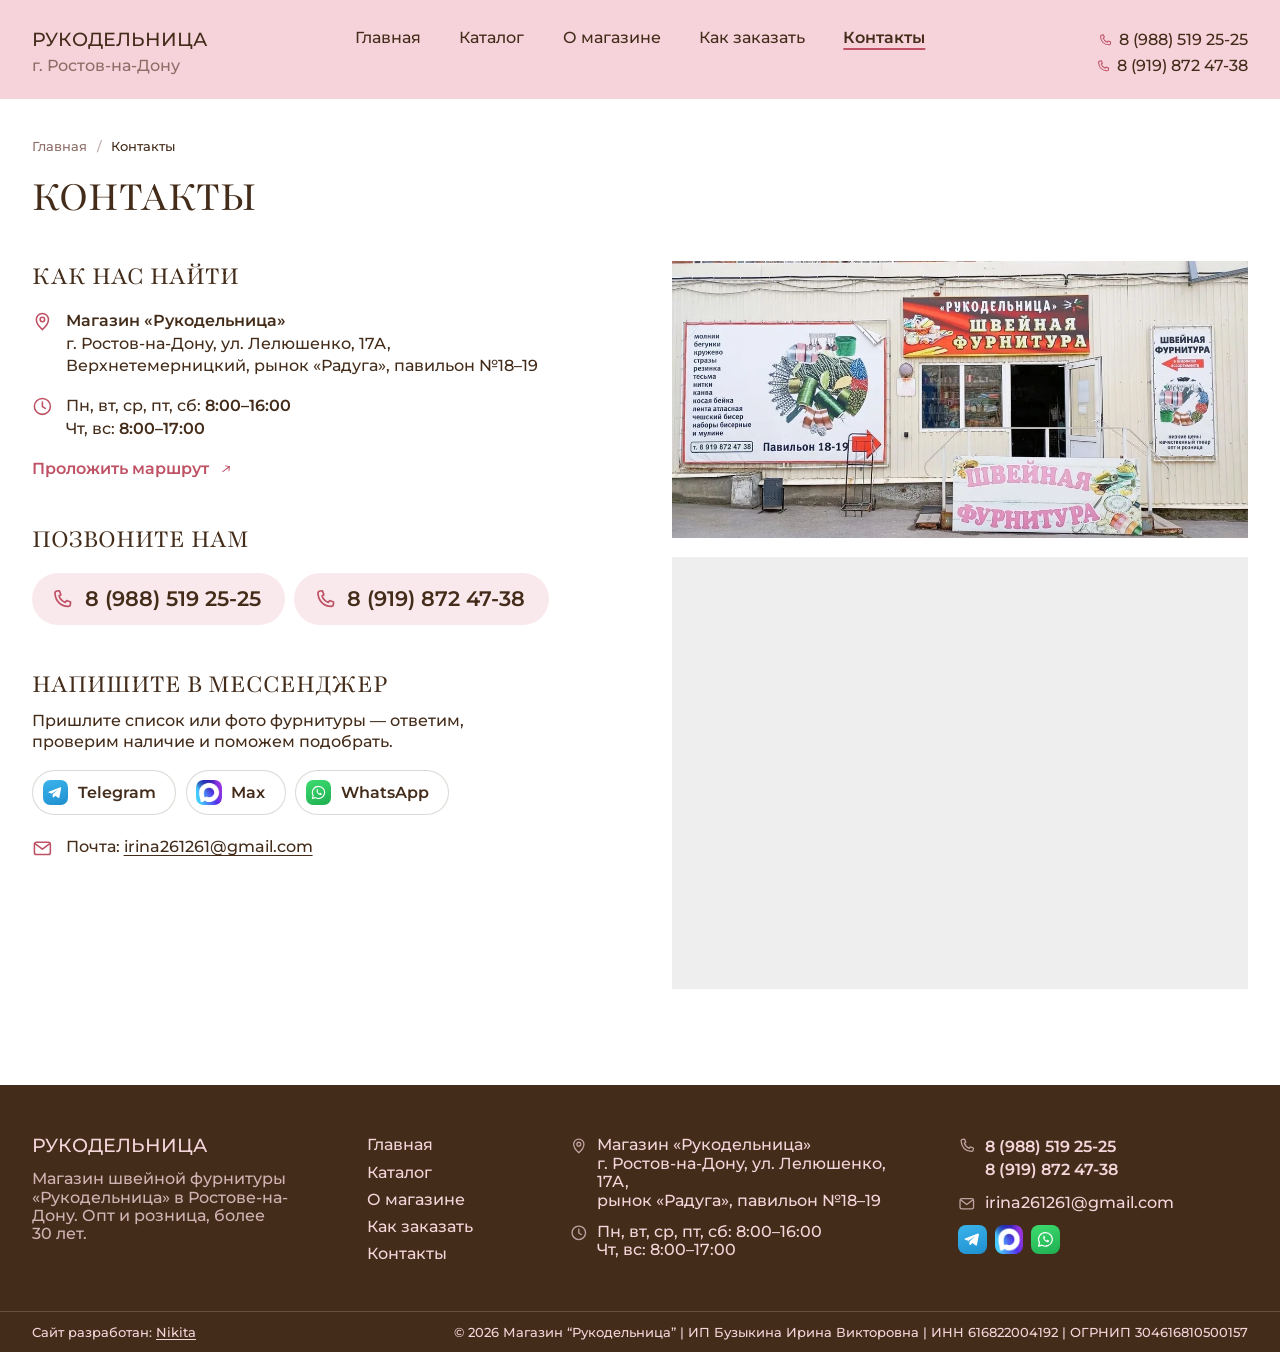
<file: contacts.html>
<!DOCTYPE html>
<html lang="ru">
<head>
<meta charset="utf-8">
<meta name="viewport" content="width=device-width, initial-scale=1">
<title>Контакты магазина «Рукодельница» — адрес, телефон, часы работы</title>
<meta name="description" content="Адрес: Ростов-на-Дону, ул. Лелюшенко, 17А, рынок «Радуга», павильон №18–19. Телефоны, мессенджеры, часы работы и карта проезда.">
<link rel="canonical" href="https://rukodelnica-rostov.ru/contacts.html">
<meta name="theme-color" content="#f6d3da">
<meta name="format-detection" content="telephone=no">

<meta property="og:type" content="website">
<meta property="og:locale" content="ru_RU">
<meta property="og:site_name" content="Рукодельница">
<meta property="og:title" content="Контакты магазина «Рукодельница» — адрес, телефон, часы работы">
<meta property="og:description" content="Адрес: Ростов-на-Дону, ул. Лелюшенко, 17А, рынок «Радуга», павильон №18–19. Телефоны, мессенджеры, часы работы и карта проезда.">
<meta property="og:url" content="https://rukodelnica-rostov.ru/contacts.html">
<meta property="og:image" content="https://rukodelnica-rostov.ru/assets/img/shop.jpg">
<meta name="twitter:card" content="summary_large_image">

<link rel="icon" href="assets/img/favicon.svg" type="image/svg+xml">
<link rel="apple-touch-icon" href="assets/img/favicon.svg">

<link rel="preconnect" href="https://fonts.googleapis.com">
<link rel="preconnect" href="https://fonts.gstatic.com" crossorigin>
<link href="https://fonts.googleapis.com/css2?family=Montserrat:wght@500;600;700&family=Playfair:ital,wght@0,400;1,400&display=swap" rel="stylesheet">
  <link rel="stylesheet" href="assets/css/style.css?v=home-help-reviews-20261020v2">

<script type="application/ld+json">
{
  "@context": "https://schema.org",
  "@type": [
    "Store",
    "LocalBusiness"
  ],
  "@id": "https://rukodelnica-rostov.ru/#store",
  "name": "Рукодельница — швейная фурнитура",
  "description": "Розничная и мелкооптовая продажа швейной фурнитуры, товаров для творчества и рукоделия в Ростове-на-Дону.",
  "url": "https://rukodelnica-rostov.ru/",
  "image": "https://rukodelnica-rostov.ru/assets/img/shop.jpg",
  "telephone": [
    "+79885192525",
    "+79198724738"
  ],
  "email": "irina261261@gmail.com",
  "priceRange": "$",
  "currenciesAccepted": "RUB",
  "foundingDate": "1995",
  "address": {
    "@type": "PostalAddress",
    "streetAddress": "ул. Лелюшенко, 17А, рынок «Радуга», павильон №18–19",
    "addressLocality": "Ростов-на-Дону",
    "addressRegion": "Ростовская область",
    "addressCountry": "RU"
  },
  "openingHoursSpecification": [
    {
      "@type": "OpeningHoursSpecification",
      "dayOfWeek": [
        "Monday",
        "Tuesday",
        "Wednesday",
        "Friday",
        "Saturday"
      ],
      "opens": "08:00",
      "closes": "16:00"
    },
    {
      "@type": "OpeningHoursSpecification",
      "dayOfWeek": [
        "Thursday",
        "Sunday"
      ],
      "opens": "08:00",
      "closes": "17:00"
    }
  ],
  "sameAs": [
    "https://t.me/furnityra_rostov"
  ],
  "hasOfferCatalog": {
    "@type": "OfferCatalog",
    "name": "Основные виды швейной фурнитуры",
    "itemListElement": [
      {
        "@type": "OfferCatalog",
        "name": "Нитки"
      },
      {
        "@type": "OfferCatalog",
        "name": "Молнии"
      },
      {
        "@type": "OfferCatalog",
        "name": "Тесьма и кружево"
      },
      {
        "@type": "OfferCatalog",
        "name": "Ленты"
      },
      {
        "@type": "OfferCatalog",
        "name": "Кнопки"
      },
      {
        "@type": "OfferCatalog",
        "name": "Бегунки для молний"
      }
    ]
  }
}
</script>
</head>
<body class="inner">
<a class="skip-link" href="#main">Перейти к содержанию</a>

<svg xmlns="http://www.w3.org/2000/svg" style="position:absolute;width:0;height:0;overflow:hidden" aria-hidden="true" focusable="false"><symbol id="i-arrow" viewBox="0 0 420 406"><path d="M 180.169 93.017 C 175.959 93.982, 171.378 98.325, 169.924 102.730 C 167.838 109.051, 170.855 116.331, 176.838 119.410 C 178.302 120.163, 199.300 123.783, 223.500 127.455 C 247.700 131.126, 268.294 134.438, 269.264 134.815 C 270.593 135.331, 248.691 151.876, 180.477 201.888 C 130.673 238.401, 90.076 268.727, 90.259 269.278 C 90.880 271.140, 105.494 290.927, 106.276 290.963 C 106.702 290.984, 147.427 261.393, 196.776 225.206 C 246.124 189.019, 286.974 159.122, 287.554 158.768 C 288.136 158.413, 285.552 177.695, 281.786 201.812 C 274.153 250.701, 273.897 255.196, 278.479 259.978 C 285.695 267.510, 298.178 265.529, 301.835 256.270 C 303.685 251.586, 322.180 128.834, 321.709 124.369 C 321.168 119.252, 318.570 115.606, 314 113.555 C 312.075 112.691, 282.825 107.719, 249 102.505 C 215.175 97.291, 186.600 92.852, 185.500 92.640 C 184.400 92.428, 182.001 92.598, 180.169 93.017" fill="currentColor" fill-rule="evenodd"/></symbol><symbol id="i-badge" viewBox="0 0 460 450"><path d="M 204.625 22.076 C 185.700 25.407, 169.940 31.128, 153.603 40.598 C 141.913 47.374, 134.937 52.940, 122.466 65.440 C 96.638 91.329, 82.082 123.197, 79.040 160.515 C 77.528 179.066, 79.894 200.212, 85.357 216.969 C 87.641 223.975, 87.641 223.975, 60.071 252.642 C 44.907 268.410, 30.611 283.740, 28.302 286.709 C 21.835 295.024, 19.724 301.678, 20.210 312.211 C 20.557 319.720, 21.087 321.852, 24.056 327.660 C 28.469 336.294, 35.356 342.103, 44.544 344.941 C 48.164 346.059, 57.719 347.666, 65.777 348.512 C 87.149 350.757, 87.466 351.085, 90.114 373.789 C 91.122 382.430, 92.459 391.750, 93.086 394.500 C 95.450 404.884, 102.566 413.409, 113 418.356 C 124.695 423.901, 138.804 422.308, 149.453 414.239 C 152.178 412.175, 171.303 392.715, 191.953 370.993 C 212.604 349.272, 229.950 331.500, 230.500 331.500 C 231.050 331.500, 243.835 344.550, 258.911 360.500 C 296.497 400.265, 308.727 412.580, 314.033 416.005 C 329.905 426.248, 350.579 422.219, 362.527 406.554 C 366.514 401.326, 368.758 392.717, 370.552 375.762 C 373.115 351.551, 373.868 350.718, 395.187 348.501 C 403.265 347.661, 412.759 346.083, 416.284 344.994 C 432.453 340, 441.825 325.812, 440.788 307.900 C 440.008 294.425, 437.706 291.019, 409.705 261.899 C 369.411 219.998, 372.978 224.739, 375.581 216.541 C 386.791 181.236, 384.012 141.428, 367.945 107.141 C 351.859 72.815, 321.207 44.067, 285.799 30.098 C 277.007 26.629, 261.849 22.667, 251.308 21.082 C 240.044 19.388, 217.124 19.876, 204.625 22.076 M 210.500 51.075 C 168.290 58.174, 132.803 87.155, 116.610 127.752 C 105.958 154.456, 105.952 187.708, 116.592 215.434 C 131.900 255.319, 167.457 284.509, 210 292.111 C 219.281 293.770, 242.278 293.777, 251 292.125 C 302.458 282.374, 341.400 243.615, 350.592 193 C 352.597 181.962, 352.558 161.985, 350.509 150.504 C 347.447 133.346, 340.778 117.028, 330.687 102 C 324.355 92.572, 309.845 78.130, 299.719 71.179 C 285.630 61.507, 266.280 53.712, 249.668 51.016 C 242.392 49.835, 217.650 49.872, 210.500 51.075 M 223 99.295 C 217.630 100.969, 209.204 110.304, 203.140 121.299 C 198.890 129.004, 197.233 131.137, 195.140 131.593 C 173.442 136.329, 165.014 140.172, 160.579 147.356 C 158.309 151.032, 157.485 153.725, 157.185 158.443 C 156.657 166.725, 159.405 172.478, 169.925 185.114 C 177.929 194.728, 177.929 194.728, 176.866 204.114 C 174.312 226.660, 177.870 237.413, 189.897 243.488 C 196.085 246.613, 205.546 245.288, 219.019 239.408 C 230.539 234.380, 230.539 234.380, 238.019 237.803 C 259.403 247.586, 270.067 247.521, 278.818 237.554 C 283.817 231.861, 285.392 224.655, 284.586 211.171 C 284.212 204.903, 283.694 198.588, 283.436 197.137 C 283.051 194.972, 284.403 192.799, 290.991 185 C 300.294 173.986, 303.200 168.635, 303.798 161.416 C 304.363 154.605, 302.615 149.622, 297.845 144.447 C 292.613 138.771, 285.294 135.829, 265.887 131.600 C 263.845 131.155, 262.098 128.947, 257.902 121.512 C 254.948 116.277, 250.750 109.909, 248.572 107.361 C 241.784 99.420, 232.249 96.412, 223 99.295 M 226.111 141.534 C 218.325 155.219, 215.232 157.561, 200.256 161.110 C 195.440 162.251, 191.332 163.348, 191.127 163.548 C 190.922 163.749, 193.204 166.745, 196.199 170.206 C 207.432 183.189, 208.742 186.960, 207.245 202 C 206.725 207.225, 206.449 211.679, 206.631 211.898 C 206.813 212.117, 210.683 210.559, 215.231 208.436 C 222.353 205.112, 224.471 204.576, 230.500 204.576 C 236.529 204.576, 238.647 205.112, 245.769 208.436 C 250.317 210.559, 254.193 212.117, 254.382 211.898 C 254.572 211.679, 254.309 207.900, 253.798 203.500 C 252.030 188.267, 253.547 183.352, 263.686 171.469 C 267.261 167.280, 270.031 163.702, 269.843 163.518 C 269.654 163.335, 265.560 162.251, 260.744 161.110 C 245.882 157.588, 243.141 155.569, 235.471 142.500 C 232.889 138.100, 230.686 134.397, 230.576 134.271 C 230.465 134.144, 228.456 137.413, 226.111 141.534 M 79.806 275.250 C 51.453 304.598, 50 306.316, 50 310.489 C 50 313.236, 52.010 317, 53.476 317 C 56.073 317, 82.374 320.299, 85.677 321.040 C 95.699 323.286, 107.451 331.795, 112.552 340.498 C 116.676 347.536, 117.978 352.848, 120.005 370.923 C 121.724 386.255, 122.247 388.724, 124.099 390.250 C 125.266 391.212, 126.759 392, 127.417 392 C 130.149 392, 137.062 385.338, 167.113 353.740 L 198.727 320.500 189.613 317.918 C 155.823 308.343, 124.811 286.435, 105.861 258.750 C 103.697 255.588, 101.785 253, 101.614 253 C 101.442 253, 91.629 263.012, 79.806 275.250 M 354.641 259.354 C 332.933 289.776, 302.210 310.553, 265.376 319.722 C 262.252 320.500, 262.252 320.500, 294.070 354 C 323.929 385.437, 330.758 392, 333.611 392 C 334.253 392, 335.725 391.212, 336.881 390.250 C 338.706 388.732, 339.244 386.184, 340.943 371 C 342.954 353.043, 344.298 347.581, 348.448 340.498 C 351.655 335.027, 359.608 327.739, 365.793 324.605 C 372.219 321.348, 376.561 320.396, 393.580 318.509 C 408.947 316.805, 411 315.844, 411 310.351 C 411 306.394, 407.077 301.811, 378.244 272.084 L 359.412 252.668 354.641 259.354" fill="currentColor" fill-rule="evenodd"/></symbol><symbol id="i-bag" viewBox="0 0 440 440"><path d="M 189 26.567 C 174.507 29.091, 161.825 34.095, 151.814 41.239 C 139.122 50.295, 128.090 64.126, 122.301 78.238 C 117.920 88.917, 116.893 94.036, 116.300 108.154 L 115.727 121.808 94.114 122.165 C 73.200 122.511, 72.316 122.609, 66.825 125.172 C 59.080 128.787, 52.596 135.043, 48.978 142.393 C 45.957 148.530, 45.957 148.530, 33.904 262.515 C 25.982 337.438, 22.037 378.417, 22.394 382.093 C 23.729 395.858, 33.085 407.438, 46.544 411.984 C 52.536 414.008, 53.862 414.024, 202.044 413.763 C 351.500 413.500, 351.500 413.500, 357.098 410.751 C 363.654 407.531, 371.233 400.216, 374.057 394.383 C 379.071 384.024, 379.363 389.004, 366.617 267.406 C 360.165 205.858, 354.220 152.811, 353.406 149.525 C 350.547 137.981, 342.887 129.083, 332.147 124.830 C 327.068 122.819, 324.364 122.556, 305.250 122.211 L 284 121.828 283.992 112.664 C 283.959 72.536, 260.691 40.898, 222.500 29.052 C 215.692 26.941, 195.468 25.440, 189 26.567 M 185.688 58.502 C 168.270 63.290, 154.037 77.659, 148.612 95.932 C 147.584 99.395, 147 105.102, 147 111.682 L 147 122 200 122 L 253 122 253 112.210 C 253 106.766, 252.339 99.882, 251.511 96.703 C 246.685 78.175, 231.904 63.264, 213.500 58.357 C 207.213 56.681, 192.025 56.760, 185.688 58.502 M 76.950 155.093 C 75.912 157.033, 53.034 369.148, 53.010 377.050 C 53.005 379.003, 53.540 381.140, 54.200 381.800 C 55.944 383.544, 344.056 383.544, 345.800 381.800 C 346.460 381.140, 347 379.092, 347 377.249 C 347 369.040, 323.906 155.592, 322.885 154.361 C 322.005 153.301, 317.584 153, 302.878 153 L 284 153 284 164.941 C 284 172.565, 284.399 177.128, 285.103 177.564 C 287.190 178.853, 290.980 188.506, 290.968 192.500 C 290.954 197.018, 287.959 204.338, 284.688 207.847 C 278.100 214.915, 266.103 216.594, 257.638 211.634 C 254.481 209.783, 252.013 207.239, 249.949 203.704 C 247.209 199.014, 246.942 197.809, 247.242 191.500 C 247.505 185.956, 248.139 183.620, 250.287 180.270 C 252.836 176.296, 253 175.342, 253 164.520 L 253 153 200 153 L 147 153 147 164.340 C 147 175.049, 147.166 175.982, 149.982 181.090 C 157.176 194.142, 151.179 209.566, 137.347 213.588 C 117.633 219.319, 101.298 196.930, 113.002 180.221 C 115.910 176.071, 116 175.596, 116 164.471 L 116 153 97.035 153 C 78.814 153, 78.026 153.082, 76.950 155.093" fill="currentColor" fill-rule="evenodd"/></symbol><symbol id="i-chev" viewBox="0 0 432 324"><path d="M 36.024 35.721 C 30.900 39.449, 26.803 42.950, 26.921 43.500 C 27.038 44.050, 67.942 100.025, 117.817 167.889 C 167.693 235.753, 209.168 292.343, 209.985 293.644 C 210.801 294.945, 211.770 295.895, 212.136 295.755 C 212.503 295.615, 252.737 243.300, 301.545 179.500 C 350.354 115.700, 393.815 58.936, 398.126 53.358 L 405.964 43.216 396.370 36.005 C 388.311 29.948, 386.561 29.011, 385.427 30.147 C 384.685 30.891, 345.675 81.675, 298.740 143 C 251.804 204.325, 213.009 254.500, 212.529 254.500 C 212.050 254.500, 174.722 204.232, 129.579 142.794 C 84.435 81.356, 47.014 30.605, 46.421 30.015 C 45.650 29.249, 42.672 30.883, 36.024 35.721" fill="currentColor" fill-rule="evenodd"/></symbol><symbol id="i-heart" viewBox="0 0 440 360"><path d="M 125 29.579 C 96.024 32.806, 72.480 44.168, 53.735 63.970 C 33.887 84.936, 25.446 109.367, 27.934 138.642 C 31.546 181.155, 51.284 217.786, 91.771 257.120 C 128.877 293.168, 178.103 326.032, 202.065 330.752 C 209.276 332.173, 210.732 332.171, 218.026 330.734 C 248.680 324.695, 318.791 272.822, 352.151 231.500 C 390.306 184.238, 402.311 130.007, 383.588 89.483 C 372.427 65.327, 349.931 45.494, 322.468 35.598 C 285.577 22.305, 243.601 30.879, 213.810 57.791 C 210.120 61.124, 210.120 61.124, 202.810 55.151 C 188.276 43.276, 171.501 34.955, 155 31.437 C 148.174 29.981, 130.962 28.915, 125 29.579 M 118 62.947 C 101.065 66.546, 87.860 73.953, 76.495 86.228 C 64.308 99.391, 58.025 117.334, 59.445 134.915 C 62.329 170.605, 78.904 200.543, 115.134 235.500 C 147.702 266.923, 196.045 299.500, 210.109 299.500 C 218.963 299.500, 240.610 287.147, 268.199 266.350 C 327.118 221.937, 356.568 180.483, 360.450 136.500 C 363.582 101.014, 338.061 69.733, 300.140 62.578 C 271.388 57.152, 247.021 66.973, 222.857 93.725 C 217.306 99.870, 212.348 101.709, 205.965 99.991 C 202.847 99.151, 199.863 96.764, 192.827 89.481 C 169.714 65.558, 145.732 57.054, 118 62.947" fill="currentColor" fill-rule="evenodd"/></symbol><symbol id="i-mail" viewBox="0 0 434 434"><path d="M 194 29.021 C 147.159 35.537, 105.529 57.630, 75.015 92.165 C 21.987 152.182, 12.775 240.201, 52.242 309.767 C 60.873 324.980, 69.804 336.729, 82.500 349.575 C 100.070 367.350, 114.955 377.929, 137.086 388.368 C 160.765 399.537, 183.269 404.888, 210.093 405.728 C 250.972 407.008, 286.379 397.212, 320.750 375.112 C 325.934 371.779, 328.738 369.379, 328.297 368.654 C 327.693 367.662, 311.306 345.222, 310.363 344.095 C 310.176 343.873, 306.922 345.754, 303.130 348.275 C 276.240 366.155, 244.379 374.937, 211 373.666 C 187.271 372.764, 167.284 367.684, 146.591 357.297 C 102.929 335.381, 73.936 297.534, 62.844 247.975 C 60.783 238.764, 60.504 234.966, 60.536 216.500 C 60.569 197.068, 60.781 194.610, 63.375 183.577 C 68.313 162.573, 75.597 145.570, 86.755 129 C 109.751 94.850, 144.303 71.886, 186.352 62.804 C 194.911 60.956, 199.710 60.609, 217 60.591 C 234.635 60.573, 238.967 60.888, 248 62.845 C 283.022 70.433, 314.572 88.915, 335.886 114.329 C 349.927 131.073, 359.571 148.248, 366.010 167.979 C 372.574 188.095, 373.500 195.578, 373.500 228.500 C 373.500 257.500, 373.500 257.500, 370.534 262.855 C 358.305 284.934, 326.800 284.802, 315.233 262.623 C 312.592 257.559, 312.554 257.189, 311.870 230.500 C 311.015 197.115, 309.284 188.473, 299.997 171.257 C 286.758 146.712, 262.236 128.913, 234 123.355 C 224.397 121.464, 207.658 121.479, 197.821 123.387 C 160.738 130.579, 130.677 161.062, 123.411 198.838 C 121.533 208.604, 121.617 226.227, 123.588 235.792 C 129.338 263.694, 148.328 288.521, 173.763 301.385 C 187.849 308.509, 208.597 312.819, 223 311.612 C 245.161 309.755, 266.466 300.361, 281.705 285.728 C 285.172 282.399, 288.159 279.861, 288.342 280.087 C 288.526 280.314, 290.045 282.525, 291.719 285 C 301.111 298.887, 316.959 308.276, 335.607 311.003 C 364.004 315.155, 392.783 297.112, 403.107 268.683 C 405.182 262.970, 405.384 260.415, 405.761 235.075 C 406.186 206.584, 405.417 194.956, 402.020 178.500 C 388.470 112.866, 339.867 58.372, 276.159 37.385 C 256.705 30.976, 243.950 28.920, 221 28.496 C 209.725 28.288, 197.575 28.524, 194 29.021 M 205.281 155.427 C 186.816 158.937, 169.482 172.151, 161.068 189.131 C 152.095 207.239, 152.095 226.761, 161.068 244.869 C 167.005 256.851, 177.646 267.490, 189.222 273.019 C 208.312 282.136, 225.649 282.031, 245 272.680 C 251.615 269.483, 255.166 266.901, 261.010 261.036 C 273.444 248.558, 279.181 234.873, 279.260 217.500 C 279.343 199.364, 273.829 185.884, 261.011 172.882 C 249.818 161.529, 236.444 155.575, 219.760 154.515 C 215.685 154.256, 209.333 154.656, 205.281 155.427" fill="currentColor" fill-rule="evenodd"/></symbol><symbol id="i-people" viewBox="0 0 480 440"><path d="M 209.023 27.128 C 196.499 30.490, 186.670 36.262, 176.870 46.012 C 169.606 53.239, 167.518 56.092, 163.675 64.049 C 149.910 92.541, 155.116 123.444, 177.402 145.523 C 215.964 183.728, 280.629 166.113, 295.072 113.470 C 297.959 102.946, 297.972 88.626, 295.104 77.700 C 289.872 57.770, 275.002 39.842, 256.787 31.503 C 242.369 24.902, 223.690 23.191, 209.023 27.128 M 219.594 56.023 C 207.457 58.140, 195.529 67.369, 190.180 78.782 C 187.782 83.898, 187.500 85.659, 187.500 95.500 C 187.500 106.002, 187.653 106.805, 190.880 113.234 C 200.982 133.364, 224.808 141.193, 244.981 131.010 C 262.004 122.417, 270.277 104.005, 265.448 85.460 C 262.313 73.420, 255.085 64.802, 243.656 59.479 C 235.725 55.785, 227.627 54.622, 219.594 56.023 M 67.263 118.448 C 49.931 122.398, 34.201 136.896, 29.009 153.705 C 26.284 162.528, 26.270 176.442, 28.977 185.145 C 34.587 203.182, 51.429 217.868, 70.121 221.020 C 97.301 225.605, 124.089 207.304, 129.870 180.201 C 131.289 173.548, 131.305 167.018, 129.922 159.536 C 126.683 142.015, 112.635 125.865, 95.500 119.966 C 87.686 117.275, 75.323 116.611, 67.263 118.448 M 363.263 118.448 C 345.931 122.398, 330.201 136.896, 325.009 153.705 C 322.284 162.528, 322.270 176.442, 324.977 185.145 C 330.587 203.182, 347.429 217.868, 366.121 221.020 C 401.349 226.962, 432.685 195.249, 426.067 160.353 C 422.568 141.901, 408.930 125.967, 391.500 119.966 C 383.686 117.275, 371.323 116.611, 363.263 118.448 M 71.176 149.138 C 66.230 150.563, 59.634 157.663, 58.071 163.245 C 54.410 176.320, 63.045 189.323, 76.296 190.691 C 83.686 191.454, 89.669 189.216, 94.481 183.889 C 99.006 178.880, 100 176.271, 100 169.395 C 100 154.498, 86.210 144.807, 71.176 149.138 M 367.176 149.138 C 362.585 150.460, 355.729 157.599, 354.230 162.616 C 352.349 168.910, 352.739 173.127, 355.750 179.064 C 362.668 192.708, 380.301 195.157, 390.481 183.889 C 395.006 178.880, 396 176.271, 396 169.395 C 396 154.498, 382.210 144.807, 367.176 149.138 M 189 212.052 C 175.567 215.529, 167.633 220.200, 156.950 230.918 C 149.102 238.792, 146.660 242.015, 143.250 249 C 140.968 253.675, 138.587 259.586, 137.960 262.137 C 137.333 264.687, 134.257 287.187, 131.125 312.137 L 125.431 357.500 96.465 357.808 C 61.354 358.182, 58.683 357.779, 51.993 351.088 C 44.462 343.557, 44.205 340.971, 48.447 315.384 C 52.240 292.505, 52.876 290.163, 56.627 285.245 C 60.452 280.230, 66.084 277.873, 76.253 277.031 C 86.185 276.208, 89.301 274.635, 92.305 268.929 C 94.573 264.622, 94.093 256.961, 91.319 253.176 C 87.962 248.596, 83.470 247, 74 247.026 C 63.691 247.054, 58.973 248.070, 50.442 252.101 C 38.542 257.724, 28.049 269.440, 24.003 281.623 C 21.301 289.760, 14.997 328.348, 15.012 336.666 C 15.036 350.608, 19.984 362.137, 30.423 372.577 C 34.680 376.833, 39.744 380.742, 43.131 382.386 C 53.988 387.654, 56.823 387.975, 92.598 387.988 L 125.696 388 129.514 395.750 C 136.343 409.611, 149.881 420.661, 164.028 423.921 C 166.819 424.564, 190.541 424.960, 227.145 424.976 C 282.642 424.999, 286.130 424.895, 292.145 423.036 C 306.533 418.591, 317.343 409.297, 323.812 395.811 L 327.500 388.121 360.540 388.061 C 395.574 387.996, 400.519 387.472, 409.500 382.864 C 425.498 374.657, 435.612 360.414, 438.313 342.287 C 439.291 335.720, 439.049 332.993, 435.606 311.858 C 433.526 299.090, 430.975 285.910, 429.936 282.571 C 423.316 261.295, 403.095 246.994, 379.645 247.004 C 372.284 247.007, 369.864 247.395, 367.241 248.995 C 357.880 254.702, 357.547 268.726, 366.631 274.678 C 368.425 275.854, 372.391 276.706, 378.241 277.174 C 389.195 278.049, 394.646 280.833, 398.594 287.571 C 401.939 293.278, 408.288 327.966, 407.757 337.633 C 407.334 345.326, 404.012 350.733, 397.272 354.695 C 392.500 357.500, 392.500 357.500, 360.250 357.801 C 336.798 358.020, 328 357.795, 328 356.975 C 328 356.354, 325.524 335.969, 322.498 311.673 C 315.212 253.175, 313.346 247.355, 296.438 230.380 C 289.852 223.769, 286.600 221.397, 278.925 217.608 C 264.842 210.657, 260.431 210.028, 226 210.072 C 200.117 210.106, 195.581 210.348, 189 212.052 M 199.126 241.078 C 184.953 243.560, 171.947 255.374, 167.849 269.491 C 166.506 274.117, 154.997 367.150, 155.022 373.179 C 155.064 383.428, 160.542 390.648, 170.465 393.533 C 175.045 394.864, 183.319 395.042, 229.148 394.791 C 282.500 394.500, 282.500 394.500, 287.363 392.106 C 292.772 389.444, 297.508 383.141, 298.641 377.098 C 299.582 372.085, 287.488 275.302, 284.946 267.500 C 281.362 256.501, 272.523 247.311, 261.282 242.898 C 255.880 240.777, 253.825 240.612, 230 240.383 C 215.975 240.248, 202.082 240.561, 199.126 241.078" fill="currentColor" fill-rule="evenodd"/></symbol><symbol id="i-phone" viewBox="0 0 434 490"><path d="M 78.367 58.617 C 44.681 97.140, 40.663 102.953, 34.020 122.782 C 22.456 157.297, 27.672 205.475, 48.363 255.271 C 82.137 336.553, 155.034 415.943, 224.004 446.555 C 249.702 457.961, 264.954 461.490, 288.500 461.480 C 305.113 461.472, 305.716 461.397, 315 458.187 C 327.293 453.936, 336.841 448.439, 346.311 440.159 C 352.022 435.165, 393.467 388.841, 404.837 374.743 C 406.018 373.278, 400.378 366.423, 356.436 315.917 C 308.467 260.781, 306.642 258.820, 305.099 260.779 C 304.220 261.896, 292.068 275.904, 278.095 291.908 L 252.689 321.006 245.270 317.004 C 205.922 295.780, 173.495 258.456, 154.466 212.486 C 151.278 204.785, 151.036 203.614, 152.331 202.150 C 174.878 176.665, 203.996 142.294, 203.783 141.417 C 203.573 140.553, 127.371 52.462, 107.938 30.617 C 105.373 27.734, 105.373 27.734, 78.367 58.617 M 90.404 96.971 C 72.878 117.069, 69.066 122.577, 65.105 133.522 C 61.029 144.787, 59.577 155.902, 60.347 169.943 C 63.671 230.580, 101.161 302.142, 159.128 358.501 C 202.886 401.046, 249.656 425, 288.966 425 C 308.688 425, 321.760 418.091, 338.584 398.773 C 343.488 393.143, 350.527 385.099, 354.228 380.897 L 360.955 373.258 333.884 342.198 L 306.813 311.138 283.784 337.597 C 264.032 360.293, 260.453 363.964, 258.628 363.400 C 253.607 361.849, 229.768 349.731, 221.500 344.526 C 193.665 327.005, 168.850 302.680, 149.730 274.175 C 141.708 262.216, 133.466 247.385, 127.930 234.951 C 121.847 221.288, 112.959 195.877, 113.790 194.524 C 114.180 193.888, 124.400 181.995, 136.500 168.095 C 148.600 154.195, 158.625 142.489, 158.777 142.081 C 158.986 141.519, 113.364 88.318, 106.559 81.190 C 105.543 80.125, 102.517 83.081, 90.404 96.971" fill="currentColor" fill-rule="evenodd"/></symbol><symbol id="i-star" viewBox="0 0 416 384"><path d="M 203.994 28.879 C 198.981 30.515, 195.051 33.067, 192.645 36.249 C 191.294 38.037, 181.106 61.100, 170.006 87.500 C 158.906 113.900, 149.526 135.790, 149.162 136.144 C 148.798 136.498, 124.875 138.839, 96 141.348 C 67.125 143.856, 41.925 146.439, 40 147.088 C 31.940 149.805, 26.060 158.575, 26.022 167.934 C 25.981 178.019, 26.293 178.359, 70.471 216.399 C 92.762 235.593, 111 251.956, 111 252.762 C 111 253.568, 105.770 276.564, 99.377 303.864 C 92.985 331.164, 87.728 355.525, 87.697 358 C 87.629 363.318, 89.893 368.488, 94.236 372.930 C 99.016 377.819, 102.764 379.411, 109.605 379.458 C 115.710 379.500, 115.710 379.500, 162.105 351.595 C 187.622 336.247, 208.985 323.684, 209.577 323.678 C 210.170 323.672, 231.545 336.224, 257.077 351.572 C 303.500 379.478, 303.500 379.478, 309.500 379.447 C 316.192 379.413, 320.077 377.769, 324.923 372.923 C 329.523 368.324, 331.381 364.149, 331.343 358.500 C 331.325 355.750, 326.065 331.071, 319.655 303.658 C 313.245 276.246, 308 253.268, 308 252.597 C 308 251.926, 326.166 235.725, 348.368 216.595 C 376.419 192.427, 389.438 180.565, 391.035 177.724 C 395.797 169.251, 393.402 158.210, 385.194 150.794 C 380.011 146.112, 378.788 145.929, 319 140.884 C 292.325 138.634, 270.215 136.502, 269.866 136.146 C 269.517 135.791, 260.169 113.929, 249.093 87.565 C 238.018 61.201, 227.815 38.135, 226.420 36.306 C 221.865 30.334, 210.781 26.663, 203.994 28.879" fill="currentColor" fill-rule="evenodd"/></symbol><symbol id="i-tag" viewBox="0 0 460 460"><path d="M 271.882 29.381 C 269.893 30.092, 266.743 31.626, 264.882 32.789 C 263.022 33.953, 210.592 85.889, 148.372 148.203 C 41.357 255.378, 35.062 261.877, 31.872 268.479 C 28.719 275.004, 28.502 276.109, 28.535 285.479 C 28.580 298.268, 30.890 304.527, 39.006 313.852 C 42.188 317.509, 68.351 343.930, 97.146 372.567 C 145.251 420.409, 150.068 424.913, 156.500 428.067 C 163.126 431.317, 164.062 431.500, 174.021 431.500 C 193.274 431.500, 181.387 441.850, 312.188 311.201 C 394.520 228.964, 426.651 196.246, 428.688 192.573 C 431.500 187.500, 431.500 187.500, 431.804 126 C 432.076 71.048, 431.931 63.831, 430.436 58.221 C 426.870 44.842, 416.501 34.088, 403.207 29.982 C 397.100 28.096, 393.852 28.002, 336.145 28.044 C 289.182 28.078, 274.684 28.379, 271.882 29.381 M 169.739 169.769 C 59 280.539, 59 280.539, 59.002 285.519 C 59.004 290.500, 59.004 290.500, 113.475 345 C 143.917 375.459, 169.292 400.057, 170.998 400.763 C 172.676 401.457, 175.276 401.742, 176.775 401.394 C 178.645 400.961, 214.388 365.916, 290.750 289.642 L 402 178.521 401.989 125.010 C 401.983 95.580, 401.700 69.815, 401.359 67.757 C 401.019 65.698, 399.612 62.885, 398.234 61.507 C 395.727 59, 395.727 59, 338.103 59 L 280.479 59 169.739 169.769 M 334.305 88.049 C 324.217 92.029, 316 104.127, 316 115 C 316 129.952, 329.736 144, 344.356 144 C 352.572 144, 358.849 141.311, 364.993 135.161 C 376.448 123.694, 377.102 108.004, 366.611 96.335 C 358.086 86.853, 345.511 83.628, 334.305 88.049" fill="currentColor" fill-rule="evenodd"/></symbol><symbol id="i-tg" viewBox="0 0 462 392"><path d="M 396.500 29.195 C 379.796 34.970, 336.794 51.745, 311 62.549 C 303.575 65.659, 295.025 69.211, 292 70.443 C 288.975 71.674, 283.350 74.049, 279.500 75.721 C 275.650 77.393, 260.575 83.825, 246 90.015 C 185.111 115.873, 122.182 142.937, 105.500 150.440 C 98.389 153.638, 91.978 156.501, 67.766 167.295 C 41.290 179.097, 34.112 183.243, 30.250 188.963 C 26.762 194.130, 27.506 201.211, 31.913 204.788 C 35.904 208.026, 40.980 210.803, 46.500 212.768 C 52.245 214.813, 75.779 222.081, 81 223.423 C 82.375 223.776, 89.350 225.581, 96.500 227.435 C 113.128 231.746, 126.762 234.050, 131.652 233.376 C 138.652 232.412, 148.446 229.811, 152.109 227.943 C 158.090 224.894, 181.656 210.259, 195.500 200.996 C 209.047 191.933, 222.221 182.755, 254.937 159.587 C 277.298 143.753, 306.239 124.314, 316.668 118.124 C 322.380 114.734, 324.615 113.934, 327.668 114.185 C 331.295 114.483, 331.516 114.697, 331.806 118.185 C 332.168 122.531, 331.138 123.844, 312.064 143.348 C 298.497 157.221, 244.012 207.865, 229.757 219.853 C 214.226 232.913, 206.792 242.239, 204.297 251.795 C 203.080 256.456, 203.096 257.818, 204.422 262.379 C 206.681 270.149, 211.372 274.204, 240 293.132 C 254.025 302.405, 270.225 313.351, 276 317.457 C 297.425 332.690, 329.727 353.960, 336.786 357.482 C 347.179 362.668, 352.310 363.977, 362.290 363.989 C 372.542 364.002, 376.989 362.263, 381.882 356.327 C 389.788 346.735, 394.436 330.474, 398.409 298.500 C 399.825 287.098, 401.195 277.834, 404.470 257.500 C 405.267 252.550, 406.825 242.875, 407.932 236 C 409.039 229.125, 410.884 217.650, 412.032 210.500 C 413.180 203.350, 414.957 192.325, 415.981 186 C 417.006 179.675, 418.796 168.200, 419.960 160.500 C 421.124 152.800, 422.496 144.025, 423.009 141 C 423.522 137.975, 425.101 127.175, 426.518 117 C 427.935 106.825, 430.065 92.650, 431.252 85.500 C 432.784 76.268, 433.422 68.008, 433.454 57 C 433.499 41.865, 433.435 41.390, 430.759 36.837 C 426.337 29.315, 423.243 27.986, 410.382 28.079 C 404.397 28.122, 398.150 28.625, 396.500 29.195" fill="currentColor" fill-rule="evenodd"/></symbol><symbol id="i-truck" viewBox="0 0 480 400"><path d="M 35.123 32.002 C 21.728 35.165, 19.004 50.939, 30.384 59.438 C 33.125 61.485, 33.967 61.504, 147.323 62.017 C 240.731 62.440, 262.111 62.783, 264.858 63.902 C 271.805 66.734, 271.444 61.259, 272 172 C 272.500 271.500, 272.500 271.500, 269.840 276.500 C 268.377 279.250, 266.618 283.413, 265.932 285.750 C 264.683 290, 264.683 290, 230.024 290 C 195.365 290, 195.365 290, 193.704 284.750 C 189.234 270.623, 175.937 255.755, 161.646 248.902 C 142.901 239.913, 124.950 239.977, 106.218 249.097 C 91.990 256.023, 81.277 267.739, 75.444 282.750 C 72.957 289.150, 72.326 289.997, 70.063 289.976 C 65.013 289.929, 59.641 288.096, 57.093 285.549 C 54.500 282.958, 54.500 282.958, 54 246.729 C 53.532 212.802, 53.373 210.284, 51.500 207.105 C 48.622 202.219, 44.839 199.785, 39.324 199.271 C 33.677 198.745, 29.088 201.264, 25.202 207.024 C 22.857 210.500, 22.857 210.500, 23.266 247.500 C 23.715 288.172, 24.039 290.711, 29.974 299.960 C 34.405 306.864, 41.078 312.673, 48.647 316.215 C 53.847 318.649, 56.920 319.361, 63.957 319.762 C 72.762 320.264, 72.762 320.264, 73.995 324.382 C 79.728 343.542, 97.251 360.629, 116.921 366.240 C 126.340 368.927, 143.242 368.847, 152 366.073 C 171.792 359.806, 188.589 343.497, 194.046 325.250 C 195.317 321, 195.317 321, 229.976 321 C 264.635 321, 264.635 321, 266.305 326.298 C 272.014 344.410, 289.485 360.724, 309.358 366.502 C 317.371 368.831, 334.335 368.690, 343.079 366.221 C 362.201 360.822, 379.882 343.777, 385.890 324.951 C 387.023 321.401, 387.023 321.401, 396.245 320.237 C 417.109 317.604, 431.651 304.711, 435.992 285 C 436.873 280.996, 437.075 268.891, 436.732 240.500 C 436.315 205.894, 436.030 200.454, 434.203 192.218 C 426.286 156.541, 408.194 127.887, 380.500 107.166 C 370.379 99.594, 352.380 90.162, 340.373 86.140 C 332.596 83.535, 315.366 80.004, 310.343 79.986 C 303.345 79.961, 302.002 79.181, 301.985 75.133 C 301.947 65.706, 297.295 53.041, 291.297 46.034 C 283.112 36.471, 274.172 33.188, 253 31.969 C 233.901 30.869, 39.797 30.899, 35.123 32.002 M 30.922 91.274 C 25.263 95.087, 22.748 99.706, 23.271 105.324 C 23.785 110.839, 26.219 114.622, 31.105 117.500 C 34.375 119.426, 36.598 119.511, 91.500 119.812 C 122.850 119.983, 150.903 119.833, 153.839 119.478 C 166.714 117.924, 172.645 104.447, 164.829 94.509 C 160.446 88.938, 161.233 89, 95.180 89 C 34.296 89, 34.296 89, 30.922 91.274 M 303 178.117 C 303 246.233, 303 246.233, 305.250 245.578 C 318.285 241.780, 326.408 241.269, 337.792 243.532 C 359.283 247.804, 377.561 263.515, 385.160 284.250 C 387.268 290, 387.268 290, 391.884 289.985 C 397.705 289.967, 400.814 288.400, 403.789 283.985 C 406.139 280.500, 406.139 280.500, 405.763 241 C 405.391 201.812, 405.367 201.421, 402.694 191.523 C 391.458 149.909, 357.656 118.879, 315.565 111.539 C 310.710 110.693, 305.897 110, 304.869 110 C 303.062 110, 303 112.258, 303 178.117 M 35.123 146.981 C 27.460 148.838, 22.577 155.418, 23.335 162.864 C 23.841 167.827, 26.200 171.490, 30.990 174.750 C 34.290 176.996, 34.370 177, 76.398 176.984 C 118.184 176.967, 118.530 176.950, 122.500 174.718 C 132.699 168.985, 132.424 154.680, 121.997 148.554 C 118.641 146.583, 116.887 146.493, 78.500 146.331 C 56.500 146.238, 36.980 146.530, 35.123 146.981 M 123.332 274.790 C 96.649 284.325, 94.341 321.712, 119.644 334.533 C 124.771 337.130, 126.559 337.500, 134 337.500 C 141.286 337.500, 143.315 337.100, 148.203 334.700 C 167.767 325.092, 172.610 299.676, 157.936 283.620 C 151.800 276.906, 145.113 273.836, 135.500 273.320 C 130.447 273.049, 127.062 273.458, 123.332 274.790 M 316.500 274.339 C 309.894 276.527, 306.614 278.611, 302.150 283.454 C 287.198 299.675, 291.957 324.957, 311.797 334.700 C 316.685 337.100, 318.714 337.500, 326 337.500 C 336.322 337.500, 342.048 335.106, 349.174 327.809 C 364.104 312.521, 359.531 285.767, 340.387 276.401 C 333.798 273.177, 322.859 272.233, 316.500 274.339" fill="currentColor" fill-rule="evenodd"/></symbol></svg>
<svg xmlns="http://www.w3.org/2000/svg" style="position:absolute;width:0;height:0;overflow:hidden" aria-hidden="true" focusable="false"><symbol id="i-wa" viewBox="0 0 24 24"><path d="M12 2.2a9.8 9.8 0 0 0-8.4 14.8L2.3 21.7l4.8-1.3A9.8 9.8 0 1 0 12 2.2z" fill="none" stroke="currentColor" stroke-width="1.8" stroke-linejoin="round"/><path d="M8.7 7.3c.3-.4.6-.4.8-.4h.6c.2 0 .4 0 .6.4l.8 1.9c.1.3.1.5-.1.7l-.5.6c-.2.2-.2.4-.1.6.6 1.1 1.5 2 2.6 2.6.2.1.4.1.6-.1l.6-.7c.2-.2.4-.3.7-.2l1.9.9c.3.1.4.3.4.5 0 .6-.3 1.3-.8 1.7-.6.5-1.5.6-2.4.3-2.5-.8-4.5-2.8-5.3-5.2-.3-.9-.2-2 .6-2.6z" fill="currentColor"/></symbol><symbol id="i-tg2" viewBox="0 0 24 24"><path d="M21.4 3.6 2.9 10.8c-.8.3-.8 1.5.1 1.7l4.6 1.4 1.8 5.6c.2.7 1.1.9 1.6.4l2.6-2.5 4.8 3.5c.6.4 1.4.1 1.6-.6L22.9 5c.2-1-.7-1.8-1.5-1.4zM9.6 14.6l-.4 3.6-1.3-4.3 9.8-6.2-8.1 6.9z" fill="currentColor"/></symbol><symbol id="i-max" viewBox="0 0 24 24"><path d="M12 2.2C6.6 2.2 2.2 6.3 2.2 11.4c0 2.6 1.1 4.9 3 6.6v4l3.7-2a10.8 10.8 0 0 0 3.1.5c5.4 0 9.8-4.1 9.8-9.1S17.4 2.2 12 2.2z" fill="none" stroke="currentColor" stroke-width="1.8" stroke-linejoin="round"/><path d="M7.6 14.4V8.6l4.4 3.9 4.4-3.9v5.8" fill="none" stroke="currentColor" stroke-width="1.9" stroke-linecap="round" stroke-linejoin="round"/></symbol><symbol id="i-pin" viewBox="0 0 24 24"><path d="M12 21.5s-7-6.1-7-11.6a7 7 0 0 1 14 0c0 5.5-7 11.6-7 11.6z" fill="none" stroke="currentColor" stroke-width="1.8" stroke-linejoin="round"/><circle cx="12" cy="9.8" r="2.6" fill="none" stroke="currentColor" stroke-width="1.8"/></symbol><symbol id="i-clock" viewBox="0 0 24 24"><circle cx="12" cy="12" r="9.2" fill="none" stroke="currentColor" stroke-width="1.8"/><path d="M12 7v5.3l3.4 2" fill="none" stroke="currentColor" stroke-width="1.8" stroke-linecap="round" stroke-linejoin="round"/></symbol><symbol id="i-call" viewBox="0 0 24 24"><path d="M6.6 3.2 9 3l1.6 4.2-2 1.4a11 11 0 0 0 6.8 6.8l1.4-2L21 15l-.2 2.4c-.1 1.3-1.2 2.4-2.6 2.3C10.2 19.3 4.7 13.8 4.3 5.8c-.1-1.4 1-2.5 2.3-2.6z" fill="none" stroke="currentColor" stroke-width="1.8" stroke-linejoin="round"/></symbol><symbol id="i-at" viewBox="0 0 24 24"><rect x="2.8" y="5" width="18.4" height="14" rx="2.4" fill="none" stroke="currentColor" stroke-width="1.8"/><path d="m3.5 6.5 8.5 6.4 8.5-6.4" fill="none" stroke="currentColor" stroke-width="1.8" stroke-linejoin="round"/></symbol></svg>

<div class="page">
  <div class="decor" aria-hidden="true"></div>

  <header class="site-header">
    <div class="site-header__inner">
      <a class="logo" href="./" aria-label="Рукодельница — швейная фурнитура, Ростов-на-Дону. На главную">
        <span class="logo__name">Рукодельница</span>
        <span class="logo__city">г. Ростов-на-Дону</span>
      </a>

      <button class="nav-toggle" type="button" id="nav-toggle" aria-controls="site-nav" aria-expanded="false" aria-label="Открыть меню">
        <span class="nav-toggle__bar"></span>
      </button>

      <nav class="nav" id="site-nav" aria-label="Основная навигация">
        <ul class="nav__list">
          <li><a class="nav__link" href="./">Главная</a></li>
          <li><a class="nav__link" href="catalog.html">Каталог</a></li>
          <li><a class="nav__link" href="about.html">О магазине</a></li>
          <li><a class="nav__link" href="order.html">Как заказать</a></li>
          <li><a class="nav__link" href="contacts.html" aria-current="page">Контакты</a></li>
        </ul>
      </nav>

      <p class="site-header__phones">
        <a class="site-header__phone" href="tel:+79885192525"><svg class="ico" width="22" height="22" aria-hidden="true" focusable="false"><use href="#i-call"></use></svg>8 (988) 519 25-25</a>
        <a class="site-header__phone" href="tel:+79198724738"><svg class="ico" width="22" height="22" aria-hidden="true" focusable="false"><use href="#i-call"></use></svg>8 (919) 872 47-38</a>
      </p>
    </div>
  </header>

  <main id="main">

    <!-- ================= Заголовок страницы ================= -->
    <section class="page-head">
      <div class="container">
        <nav class="crumbs" aria-label="Навигационная цепочка">
          <ol class="crumbs__list">
            <li><a href="./">Главная</a></li>

            <li><span aria-current="page">Контакты</span></li>
          </ol>
        </nav>
        <h1 class="page-title">Контакты</h1>
      </div>
    </section>

    <!-- ================= Контакты ================= -->
    <section class="cpage" aria-label="Контакты магазина">
      <div class="container cpage__grid">
        <div class="cpage__info">
          <div class="cblock">
            <h2 class="cblock__title">Как нас найти</h2>
            <p class="cline"><svg class="ico" width="22" height="22" aria-hidden="true" focusable="false"><use href="#i-pin"></use></svg><span><b>Магазин «Рукодельница»</b><br>г.&nbsp;Ростов-на-Дону, ул.&nbsp;Лелюшенко, 17А, <br>Верхнетемерницкий, рынок «Радуга», павильон №18–19</span></p>
            <p class="cline"><svg class="ico" width="22" height="22" aria-hidden="true" focusable="false"><use href="#i-clock"></use></svg><span>Пн, вт, ср, пт, сб: <b>8:00–16:00</b><br>Чт, вс: <b>8:00–17:00</b></span></p>
            <a class="cblock__link" href="https://yandex.ru/maps/?text=%D0%A0%D0%BE%D1%81%D1%82%D0%BE%D0%B2-%D0%BD%D0%B0-%D0%94%D0%BE%D0%BD%D1%83%2C%20%D1%83%D0%BB.%20%D0%9B%D0%B5%D0%BB%D1%8E%D1%88%D0%B5%D0%BD%D0%BA%D0%BE%2C%2017%D0%90" target="_blank" rel="noopener">Проложить маршрут <svg class="btn__arrow" aria-hidden="true"><use href="#i-arrow"></use></svg></a>
          </div>

          <div class="cblock">
            <h2 class="cblock__title">Позвоните нам</h2>
            <div class="cphones">
              <a class="cphone" href="tel:+79885192525"><svg class="ico" width="22" height="22" aria-hidden="true" focusable="false"><use href="#i-call"></use></svg><span>8 (988) 519 25-25</span></a>
              <a class="cphone" href="tel:+79198724738"><svg class="ico" width="22" height="22" aria-hidden="true" focusable="false"><use href="#i-call"></use></svg><span>8 (919) 872 47-38</span></a>
            </div>
          </div>

          <div class="cblock" id="write">
            <h2 class="cblock__title">Напишите в мессенджер</h2>
            <p class="cblock__text">Пришлите список или фото фурнитуры&nbsp;— ответим, проверим наличие и&nbsp;поможем подобрать.</p>
            <div class="cmsg">
            <a class="msg msg--lg" href="https://t.me/furnityra_rostov" target="_blank" rel="noopener"><span class="app app--tg app--sm"><svg width="22" height="22" aria-hidden="true" focusable="false"><use href="#i-tg2"></use></svg></span><span>Telegram</span></a>
            <a class="msg msg--lg" href="https://max.ru/" target="_blank" rel="noopener"><img class="app app--sm" src="assets/img/max-logo.png" width="40" height="40" alt=""><span>Max</span></a>
            <a class="msg msg--lg" href="https://wa.me/79885192525" target="_blank" rel="noopener"><span class="app app--wa app--sm"><svg width="22" height="22" aria-hidden="true" focusable="false"><use href="#i-wa"></use></svg></span><span>WhatsApp</span></a>
            </div>
            <p class="cline cline--sm"><svg class="ico" width="22" height="22" aria-hidden="true" focusable="false"><use href="#i-at"></use></svg><span>Почта: <a href="mailto:irina261261@gmail.com">irina261261@gmail.com</a></span></p>
          </div>
        </div>

        <div class="cpage__media">
          <figure class="photo cpage__photo">
            <picture>
              <source type="image/webp" srcset="assets/img/shop.webp">
              <img src="assets/img/shop.jpg" width="1099" height="529" loading="lazy" decoding="async" alt="Вход в павильон магазина «Рукодельница» на рынке «Радуга» в Ростове-на-Дону">
            </picture>
          </figure>
          <div class="photo cpage__map">
            <iframe src="https://yandex.ru/map-widget/v1/?ll=39.744586%2C47.300686&amp;z=17&amp;pt=39.744586%2C47.300686%2Cpm2rdm" title="Карта: магазин «Рукодельница», ул. Лелюшенко, 17А, Ростов-на-Дону" loading="lazy" allowfullscreen></iframe>
          </div>
        </div>
      </div>
    </section>


  </main>

  <footer class="site-footer">
    <div class="container site-footer__top">
      <div class="site-footer__brand">
        <a class="site-footer__logo" href="./">Рукодельница</a>
        <p>Магазин швейной фурнитуры «Рукодельница» в&nbsp;Ростове-на-Дону. Опт и&nbsp;розница, более 30&nbsp;лет.</p>
      </div>
      <nav class="site-footer__nav" aria-label="Разделы сайта">
        <ul>
          <li><a href="./">Главная</a></li>
          <li><a href="catalog.html">Каталог</a></li>
          <li><a href="about.html">О магазине</a></li>
          <li><a href="order.html">Как заказать</a></li>
          <li><a href="contacts.html">Контакты</a></li>
        </ul>
      </nav>
      <address class="site-footer__contacts">
        <p class="fline"><svg class="ico" width="22" height="22" aria-hidden="true" focusable="false"><use href="#i-pin"></use></svg><span>Магазин «Рукодельница» <br>г.&nbsp;Ростов-на-Дону, ул.&nbsp;Лелюшенко, 17А, <br>рынок «Радуга», павильон №18–19</span></p>
        <p class="fline"><svg class="ico" width="22" height="22" aria-hidden="true" focusable="false"><use href="#i-clock"></use></svg><span>Пн, вт, ср, пт, сб: 8:00–16:00 <br>Чт, вс: 8:00–17:00</span></p>
      </address>
      <div class="site-footer__reach">
        <p class="fline"><svg class="ico" width="22" height="22" aria-hidden="true" focusable="false"><use href="#i-call"></use></svg><span><a class="fline__big" href="tel:+79885192525">8 (988) 519 25-25</a><br><a class="fline__big" href="tel:+79198724738">8 (919) 872 47-38</a></span></p>
        <p class="fline"><svg class="ico" width="22" height="22" aria-hidden="true" focusable="false"><use href="#i-at"></use></svg><span><a href="mailto:irina261261@gmail.com">irina261261@gmail.com</a></span></p>
        <div class="site-footer__msg">
          <a class="app-link app-link--footer" href="https://t.me/furnityra_rostov" target="_blank" rel="noopener" aria-label="Написать в Telegram" title="Telegram"><span class="app app--tg "><svg width="22" height="22" aria-hidden="true" focusable="false"><use href="#i-tg2"></use></svg></span></a><a class="app-link app-link--footer" href="https://max.ru/" target="_blank" rel="noopener" aria-label="Написать в Max" title="Max"><img class="app " src="assets/img/max-logo.png" width="40" height="40" alt=""></a><a class="app-link app-link--footer" href="https://wa.me/79885192525" target="_blank" rel="noopener" aria-label="Написать в WhatsApp" title="WhatsApp"><span class="app app--wa "><svg width="22" height="22" aria-hidden="true" focusable="false"><use href="#i-wa"></use></svg></span></a>
        </div>
      </div>
    </div>
    <div class="container site-footer__inner">
      <p>Сайт разработан: <a href="https://profi.ru/profile/IsayevNM4/share" target="_blank" rel="noopener">Nikita</a></p>
      <p>© 2026 Магазин “Рукодельница” | ИП Бузыкина Ирина Викторовна | ИНН 616822004192 | ОГРНИП 304616810500157</p>
    </div>
  </footer>
</div>
<a class="call-fab" href="tel:+79885192525" aria-label="Позвонить в магазин">
  <svg viewBox="0 0 434 490" aria-hidden="true" focusable="false"><use href="#i-phone"></use></svg>
</a>
<script src="assets/js/main.js?v=mvgqep6i" defer></script>
</body>
</html>
</file>
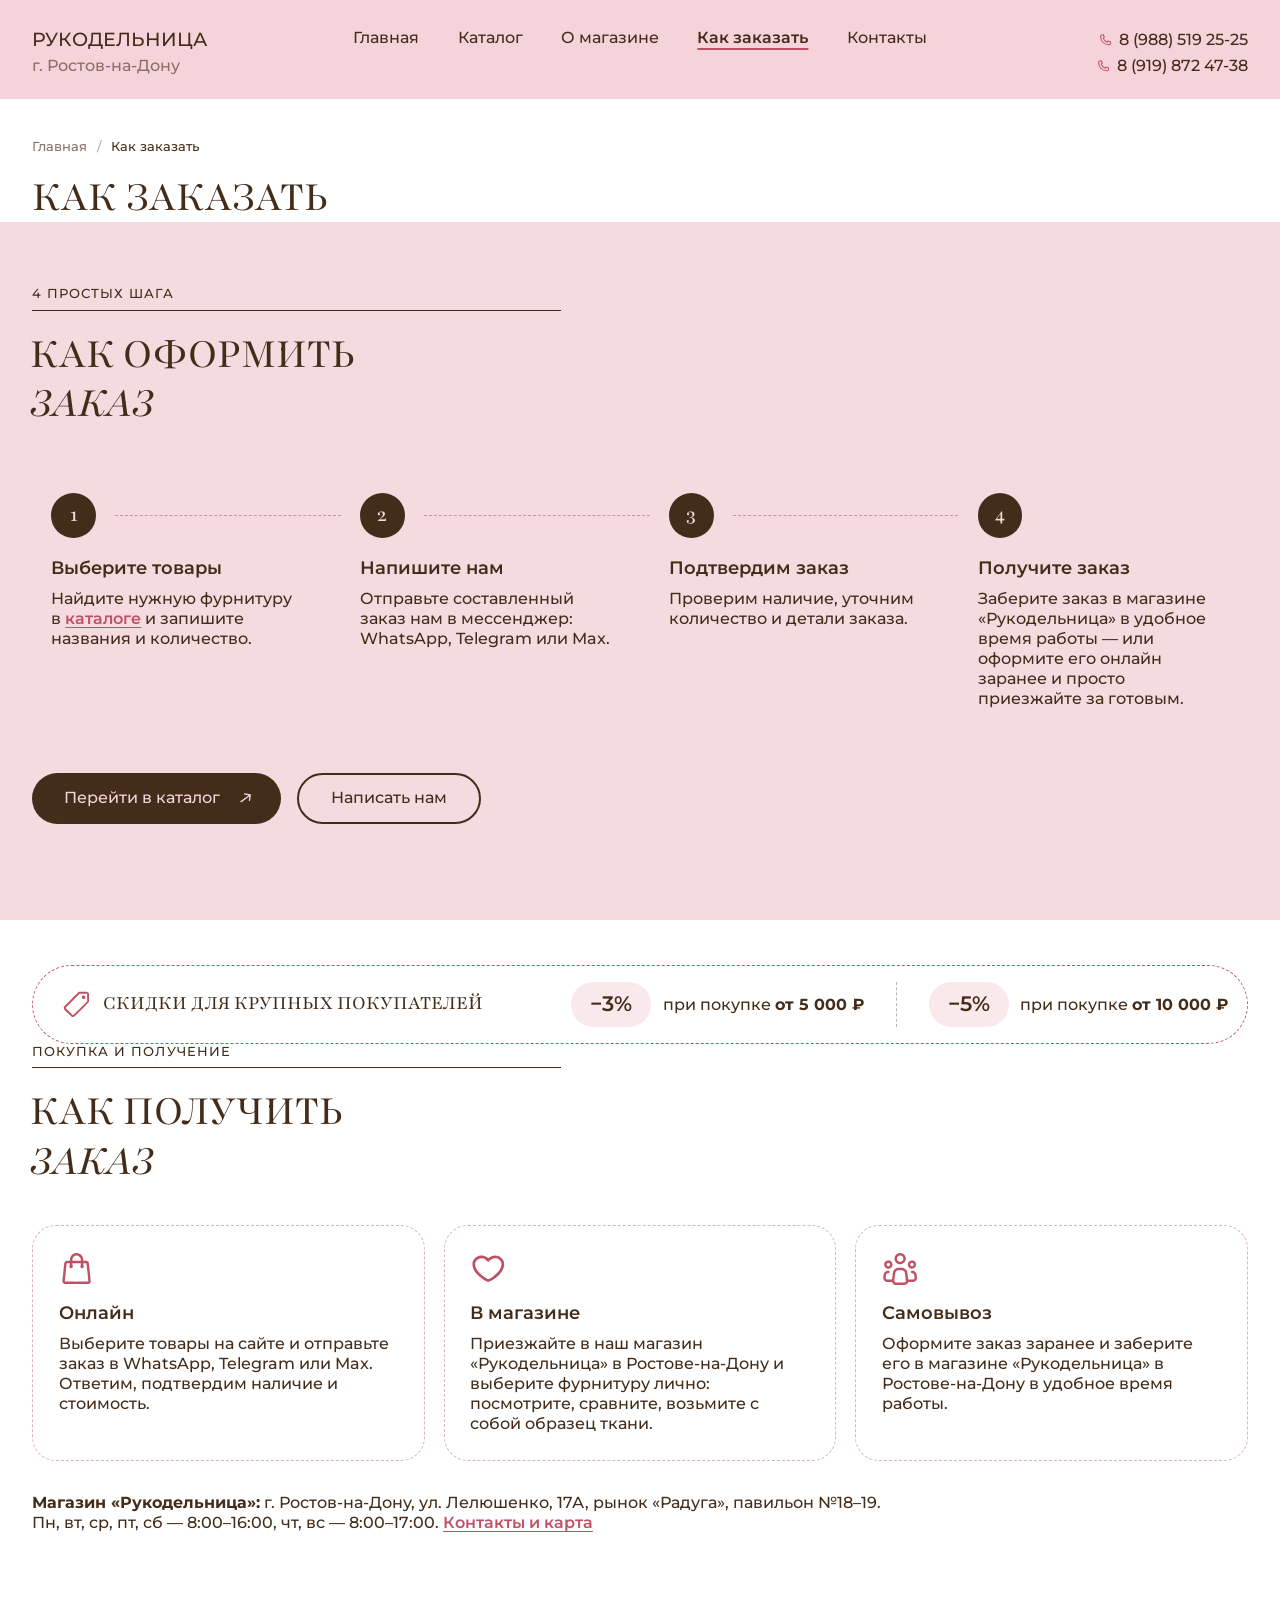
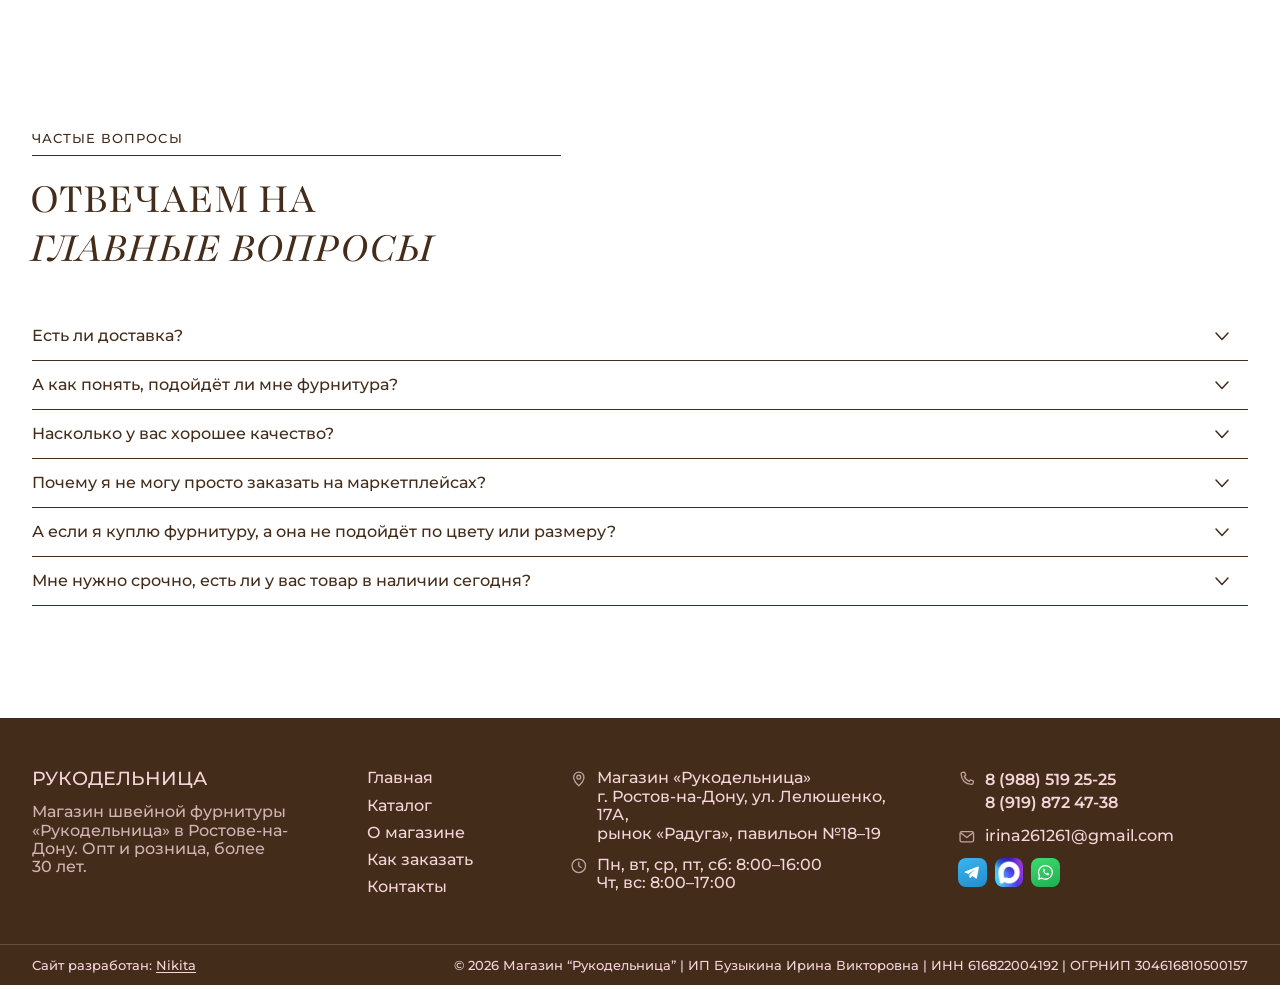
<file: order.html>
<!DOCTYPE html>
<html lang="ru">
<head>
<meta charset="utf-8">
<meta name="viewport" content="width=device-width, initial-scale=1">
<title>Как заказать швейную фурнитуру — «Рукодельница», Ростов-на-Дону</title>
<meta name="description" content="Как оформить заказ: выберите товары в каталоге, напишите в мессенджер, мы подтвердим наличие и стоимость. Самовывоз и покупка в магазине.">
<link rel="canonical" href="https://rukodelnica-rostov.ru/order.html">
<meta name="theme-color" content="#f6d3da">
<meta name="format-detection" content="telephone=no">

<meta property="og:type" content="website">
<meta property="og:locale" content="ru_RU">
<meta property="og:site_name" content="Рукодельница">
<meta property="og:title" content="Как заказать швейную фурнитуру — «Рукодельница», Ростов-на-Дону">
<meta property="og:description" content="Как оформить заказ: выберите товары в каталоге, напишите в мессенджер, мы подтвердим наличие и стоимость. Самовывоз и покупка в магазине.">
<meta property="og:url" content="https://rukodelnica-rostov.ru/order.html">
<meta property="og:image" content="https://rukodelnica-rostov.ru/assets/img/hero.jpg">
<meta name="twitter:card" content="summary_large_image">

<link rel="icon" href="assets/img/favicon.svg" type="image/svg+xml">
<link rel="apple-touch-icon" href="assets/img/favicon.svg">

<link rel="preconnect" href="https://fonts.googleapis.com">
<link rel="preconnect" href="https://fonts.gstatic.com" crossorigin>
<link href="https://fonts.googleapis.com/css2?family=Montserrat:wght@500;600;700&family=Playfair:ital,wght@0,400;1,400&display=swap" rel="stylesheet">
  <link rel="stylesheet" href="assets/css/style.css?v=store-gallery-rounded-chevron-20261021">

<script type="application/ld+json">
{
  "@context": "https://schema.org",
  "@type": "FAQPage",
  "@id": "https://rukodelnica-rostov.ru/#faq",
  "mainEntity": [
    {
      "@type": "Question",
      "name": "Есть ли доставка?",
      "acceptedAnswer": {
        "@type": "Answer",
        "text": "Да, подробнее про доставку спрашивайте по телефону или в мессенджерах."
      }
    },
    {
      "@type": "Question",
      "name": "А как понять, подойдёт ли мне фурнитура?",
      "acceptedAnswer": {
        "@type": "Answer",
        "text": "Возьмите с собой кусочек ткани или деталь, которую надо заменить. Покажете — мы подскажем, что лучше подойдёт, поможем не ошибиться с выбором. Если не можете приехать — сфотографируйте ткань, молнию или фурнитуру, которую нужно заменить и пришлите в мессенджер. Мы посмотрим и скажем, какой вариант лучше подобрать."
      }
    },
    {
      "@type": "Question",
      "name": "Насколько у вас хорошее качество?",
      "acceptedAnswer": {
        "@type": "Answer",
        "text": "Работаем только с проверенными поставщиками из Москвы, Санкт-Петербурга и российскими фабриками."
      }
    },
    {
      "@type": "Question",
      "name": "Почему я не могу просто заказать на маркетплейсах?",
      "acceptedAnswer": {
        "@type": "Answer",
        "text": "На маркетплейсах вы не видите качество товара. У нас вы трогаете, сравниваете и забираете сразу. И цена — без накруток за доставку."
      }
    },
    {
      "@type": "Question",
      "name": "А если я куплю фурнитуру, а она не подойдёт по цвету или размеру?",
      "acceptedAnswer": {
        "@type": "Answer",
        "text": "Можем обменять на другой подходящий вам товар при сохранении товарного вида и наличии чека."
      }
    },
    {
      "@type": "Question",
      "name": "Мне нужно срочно, есть ли у вас товар в наличии сегодня?",
      "acceptedAnswer": {
        "@type": "Answer",
        "text": "90% позиций из нашего ассортимента есть в наличии в магазине. Вы можете приехать и забрать их в тот же день. Если чего-то нет, мы скажем об этом честно и предложим альтернативу."
      }
    }
  ]
}
</script>
</head>
<body class="inner">
<a class="skip-link" href="#main">Перейти к содержанию</a>

<svg xmlns="http://www.w3.org/2000/svg" style="position:absolute;width:0;height:0;overflow:hidden" aria-hidden="true" focusable="false"><symbol id="i-arrow" viewBox="0 0 420 406"><path d="M 180.169 93.017 C 175.959 93.982, 171.378 98.325, 169.924 102.730 C 167.838 109.051, 170.855 116.331, 176.838 119.410 C 178.302 120.163, 199.300 123.783, 223.500 127.455 C 247.700 131.126, 268.294 134.438, 269.264 134.815 C 270.593 135.331, 248.691 151.876, 180.477 201.888 C 130.673 238.401, 90.076 268.727, 90.259 269.278 C 90.880 271.140, 105.494 290.927, 106.276 290.963 C 106.702 290.984, 147.427 261.393, 196.776 225.206 C 246.124 189.019, 286.974 159.122, 287.554 158.768 C 288.136 158.413, 285.552 177.695, 281.786 201.812 C 274.153 250.701, 273.897 255.196, 278.479 259.978 C 285.695 267.510, 298.178 265.529, 301.835 256.270 C 303.685 251.586, 322.180 128.834, 321.709 124.369 C 321.168 119.252, 318.570 115.606, 314 113.555 C 312.075 112.691, 282.825 107.719, 249 102.505 C 215.175 97.291, 186.600 92.852, 185.500 92.640 C 184.400 92.428, 182.001 92.598, 180.169 93.017" fill="currentColor" fill-rule="evenodd"/></symbol><symbol id="i-badge" viewBox="0 0 460 450"><path d="M 204.625 22.076 C 185.700 25.407, 169.940 31.128, 153.603 40.598 C 141.913 47.374, 134.937 52.940, 122.466 65.440 C 96.638 91.329, 82.082 123.197, 79.040 160.515 C 77.528 179.066, 79.894 200.212, 85.357 216.969 C 87.641 223.975, 87.641 223.975, 60.071 252.642 C 44.907 268.410, 30.611 283.740, 28.302 286.709 C 21.835 295.024, 19.724 301.678, 20.210 312.211 C 20.557 319.720, 21.087 321.852, 24.056 327.660 C 28.469 336.294, 35.356 342.103, 44.544 344.941 C 48.164 346.059, 57.719 347.666, 65.777 348.512 C 87.149 350.757, 87.466 351.085, 90.114 373.789 C 91.122 382.430, 92.459 391.750, 93.086 394.500 C 95.450 404.884, 102.566 413.409, 113 418.356 C 124.695 423.901, 138.804 422.308, 149.453 414.239 C 152.178 412.175, 171.303 392.715, 191.953 370.993 C 212.604 349.272, 229.950 331.500, 230.500 331.500 C 231.050 331.500, 243.835 344.550, 258.911 360.500 C 296.497 400.265, 308.727 412.580, 314.033 416.005 C 329.905 426.248, 350.579 422.219, 362.527 406.554 C 366.514 401.326, 368.758 392.717, 370.552 375.762 C 373.115 351.551, 373.868 350.718, 395.187 348.501 C 403.265 347.661, 412.759 346.083, 416.284 344.994 C 432.453 340, 441.825 325.812, 440.788 307.900 C 440.008 294.425, 437.706 291.019, 409.705 261.899 C 369.411 219.998, 372.978 224.739, 375.581 216.541 C 386.791 181.236, 384.012 141.428, 367.945 107.141 C 351.859 72.815, 321.207 44.067, 285.799 30.098 C 277.007 26.629, 261.849 22.667, 251.308 21.082 C 240.044 19.388, 217.124 19.876, 204.625 22.076 M 210.500 51.075 C 168.290 58.174, 132.803 87.155, 116.610 127.752 C 105.958 154.456, 105.952 187.708, 116.592 215.434 C 131.900 255.319, 167.457 284.509, 210 292.111 C 219.281 293.770, 242.278 293.777, 251 292.125 C 302.458 282.374, 341.400 243.615, 350.592 193 C 352.597 181.962, 352.558 161.985, 350.509 150.504 C 347.447 133.346, 340.778 117.028, 330.687 102 C 324.355 92.572, 309.845 78.130, 299.719 71.179 C 285.630 61.507, 266.280 53.712, 249.668 51.016 C 242.392 49.835, 217.650 49.872, 210.500 51.075 M 223 99.295 C 217.630 100.969, 209.204 110.304, 203.140 121.299 C 198.890 129.004, 197.233 131.137, 195.140 131.593 C 173.442 136.329, 165.014 140.172, 160.579 147.356 C 158.309 151.032, 157.485 153.725, 157.185 158.443 C 156.657 166.725, 159.405 172.478, 169.925 185.114 C 177.929 194.728, 177.929 194.728, 176.866 204.114 C 174.312 226.660, 177.870 237.413, 189.897 243.488 C 196.085 246.613, 205.546 245.288, 219.019 239.408 C 230.539 234.380, 230.539 234.380, 238.019 237.803 C 259.403 247.586, 270.067 247.521, 278.818 237.554 C 283.817 231.861, 285.392 224.655, 284.586 211.171 C 284.212 204.903, 283.694 198.588, 283.436 197.137 C 283.051 194.972, 284.403 192.799, 290.991 185 C 300.294 173.986, 303.200 168.635, 303.798 161.416 C 304.363 154.605, 302.615 149.622, 297.845 144.447 C 292.613 138.771, 285.294 135.829, 265.887 131.600 C 263.845 131.155, 262.098 128.947, 257.902 121.512 C 254.948 116.277, 250.750 109.909, 248.572 107.361 C 241.784 99.420, 232.249 96.412, 223 99.295 M 226.111 141.534 C 218.325 155.219, 215.232 157.561, 200.256 161.110 C 195.440 162.251, 191.332 163.348, 191.127 163.548 C 190.922 163.749, 193.204 166.745, 196.199 170.206 C 207.432 183.189, 208.742 186.960, 207.245 202 C 206.725 207.225, 206.449 211.679, 206.631 211.898 C 206.813 212.117, 210.683 210.559, 215.231 208.436 C 222.353 205.112, 224.471 204.576, 230.500 204.576 C 236.529 204.576, 238.647 205.112, 245.769 208.436 C 250.317 210.559, 254.193 212.117, 254.382 211.898 C 254.572 211.679, 254.309 207.900, 253.798 203.500 C 252.030 188.267, 253.547 183.352, 263.686 171.469 C 267.261 167.280, 270.031 163.702, 269.843 163.518 C 269.654 163.335, 265.560 162.251, 260.744 161.110 C 245.882 157.588, 243.141 155.569, 235.471 142.500 C 232.889 138.100, 230.686 134.397, 230.576 134.271 C 230.465 134.144, 228.456 137.413, 226.111 141.534 M 79.806 275.250 C 51.453 304.598, 50 306.316, 50 310.489 C 50 313.236, 52.010 317, 53.476 317 C 56.073 317, 82.374 320.299, 85.677 321.040 C 95.699 323.286, 107.451 331.795, 112.552 340.498 C 116.676 347.536, 117.978 352.848, 120.005 370.923 C 121.724 386.255, 122.247 388.724, 124.099 390.250 C 125.266 391.212, 126.759 392, 127.417 392 C 130.149 392, 137.062 385.338, 167.113 353.740 L 198.727 320.500 189.613 317.918 C 155.823 308.343, 124.811 286.435, 105.861 258.750 C 103.697 255.588, 101.785 253, 101.614 253 C 101.442 253, 91.629 263.012, 79.806 275.250 M 354.641 259.354 C 332.933 289.776, 302.210 310.553, 265.376 319.722 C 262.252 320.500, 262.252 320.500, 294.070 354 C 323.929 385.437, 330.758 392, 333.611 392 C 334.253 392, 335.725 391.212, 336.881 390.250 C 338.706 388.732, 339.244 386.184, 340.943 371 C 342.954 353.043, 344.298 347.581, 348.448 340.498 C 351.655 335.027, 359.608 327.739, 365.793 324.605 C 372.219 321.348, 376.561 320.396, 393.580 318.509 C 408.947 316.805, 411 315.844, 411 310.351 C 411 306.394, 407.077 301.811, 378.244 272.084 L 359.412 252.668 354.641 259.354" fill="currentColor" fill-rule="evenodd"/></symbol><symbol id="i-bag" viewBox="0 0 440 440"><path d="M 189 26.567 C 174.507 29.091, 161.825 34.095, 151.814 41.239 C 139.122 50.295, 128.090 64.126, 122.301 78.238 C 117.920 88.917, 116.893 94.036, 116.300 108.154 L 115.727 121.808 94.114 122.165 C 73.200 122.511, 72.316 122.609, 66.825 125.172 C 59.080 128.787, 52.596 135.043, 48.978 142.393 C 45.957 148.530, 45.957 148.530, 33.904 262.515 C 25.982 337.438, 22.037 378.417, 22.394 382.093 C 23.729 395.858, 33.085 407.438, 46.544 411.984 C 52.536 414.008, 53.862 414.024, 202.044 413.763 C 351.500 413.500, 351.500 413.500, 357.098 410.751 C 363.654 407.531, 371.233 400.216, 374.057 394.383 C 379.071 384.024, 379.363 389.004, 366.617 267.406 C 360.165 205.858, 354.220 152.811, 353.406 149.525 C 350.547 137.981, 342.887 129.083, 332.147 124.830 C 327.068 122.819, 324.364 122.556, 305.250 122.211 L 284 121.828 283.992 112.664 C 283.959 72.536, 260.691 40.898, 222.500 29.052 C 215.692 26.941, 195.468 25.440, 189 26.567 M 185.688 58.502 C 168.270 63.290, 154.037 77.659, 148.612 95.932 C 147.584 99.395, 147 105.102, 147 111.682 L 147 122 200 122 L 253 122 253 112.210 C 253 106.766, 252.339 99.882, 251.511 96.703 C 246.685 78.175, 231.904 63.264, 213.500 58.357 C 207.213 56.681, 192.025 56.760, 185.688 58.502 M 76.950 155.093 C 75.912 157.033, 53.034 369.148, 53.010 377.050 C 53.005 379.003, 53.540 381.140, 54.200 381.800 C 55.944 383.544, 344.056 383.544, 345.800 381.800 C 346.460 381.140, 347 379.092, 347 377.249 C 347 369.040, 323.906 155.592, 322.885 154.361 C 322.005 153.301, 317.584 153, 302.878 153 L 284 153 284 164.941 C 284 172.565, 284.399 177.128, 285.103 177.564 C 287.190 178.853, 290.980 188.506, 290.968 192.500 C 290.954 197.018, 287.959 204.338, 284.688 207.847 C 278.100 214.915, 266.103 216.594, 257.638 211.634 C 254.481 209.783, 252.013 207.239, 249.949 203.704 C 247.209 199.014, 246.942 197.809, 247.242 191.500 C 247.505 185.956, 248.139 183.620, 250.287 180.270 C 252.836 176.296, 253 175.342, 253 164.520 L 253 153 200 153 L 147 153 147 164.340 C 147 175.049, 147.166 175.982, 149.982 181.090 C 157.176 194.142, 151.179 209.566, 137.347 213.588 C 117.633 219.319, 101.298 196.930, 113.002 180.221 C 115.910 176.071, 116 175.596, 116 164.471 L 116 153 97.035 153 C 78.814 153, 78.026 153.082, 76.950 155.093" fill="currentColor" fill-rule="evenodd"/></symbol><symbol id="i-chev" viewBox="0 0 432 324"><path d="M 36.024 35.721 C 30.900 39.449, 26.803 42.950, 26.921 43.500 C 27.038 44.050, 67.942 100.025, 117.817 167.889 C 167.693 235.753, 209.168 292.343, 209.985 293.644 C 210.801 294.945, 211.770 295.895, 212.136 295.755 C 212.503 295.615, 252.737 243.300, 301.545 179.500 C 350.354 115.700, 393.815 58.936, 398.126 53.358 L 405.964 43.216 396.370 36.005 C 388.311 29.948, 386.561 29.011, 385.427 30.147 C 384.685 30.891, 345.675 81.675, 298.740 143 C 251.804 204.325, 213.009 254.500, 212.529 254.500 C 212.050 254.500, 174.722 204.232, 129.579 142.794 C 84.435 81.356, 47.014 30.605, 46.421 30.015 C 45.650 29.249, 42.672 30.883, 36.024 35.721" fill="currentColor" fill-rule="evenodd"/></symbol><symbol id="i-heart" viewBox="0 0 440 360"><path d="M 125 29.579 C 96.024 32.806, 72.480 44.168, 53.735 63.970 C 33.887 84.936, 25.446 109.367, 27.934 138.642 C 31.546 181.155, 51.284 217.786, 91.771 257.120 C 128.877 293.168, 178.103 326.032, 202.065 330.752 C 209.276 332.173, 210.732 332.171, 218.026 330.734 C 248.680 324.695, 318.791 272.822, 352.151 231.500 C 390.306 184.238, 402.311 130.007, 383.588 89.483 C 372.427 65.327, 349.931 45.494, 322.468 35.598 C 285.577 22.305, 243.601 30.879, 213.810 57.791 C 210.120 61.124, 210.120 61.124, 202.810 55.151 C 188.276 43.276, 171.501 34.955, 155 31.437 C 148.174 29.981, 130.962 28.915, 125 29.579 M 118 62.947 C 101.065 66.546, 87.860 73.953, 76.495 86.228 C 64.308 99.391, 58.025 117.334, 59.445 134.915 C 62.329 170.605, 78.904 200.543, 115.134 235.500 C 147.702 266.923, 196.045 299.500, 210.109 299.500 C 218.963 299.500, 240.610 287.147, 268.199 266.350 C 327.118 221.937, 356.568 180.483, 360.450 136.500 C 363.582 101.014, 338.061 69.733, 300.140 62.578 C 271.388 57.152, 247.021 66.973, 222.857 93.725 C 217.306 99.870, 212.348 101.709, 205.965 99.991 C 202.847 99.151, 199.863 96.764, 192.827 89.481 C 169.714 65.558, 145.732 57.054, 118 62.947" fill="currentColor" fill-rule="evenodd"/></symbol><symbol id="i-mail" viewBox="0 0 434 434"><path d="M 194 29.021 C 147.159 35.537, 105.529 57.630, 75.015 92.165 C 21.987 152.182, 12.775 240.201, 52.242 309.767 C 60.873 324.980, 69.804 336.729, 82.500 349.575 C 100.070 367.350, 114.955 377.929, 137.086 388.368 C 160.765 399.537, 183.269 404.888, 210.093 405.728 C 250.972 407.008, 286.379 397.212, 320.750 375.112 C 325.934 371.779, 328.738 369.379, 328.297 368.654 C 327.693 367.662, 311.306 345.222, 310.363 344.095 C 310.176 343.873, 306.922 345.754, 303.130 348.275 C 276.240 366.155, 244.379 374.937, 211 373.666 C 187.271 372.764, 167.284 367.684, 146.591 357.297 C 102.929 335.381, 73.936 297.534, 62.844 247.975 C 60.783 238.764, 60.504 234.966, 60.536 216.500 C 60.569 197.068, 60.781 194.610, 63.375 183.577 C 68.313 162.573, 75.597 145.570, 86.755 129 C 109.751 94.850, 144.303 71.886, 186.352 62.804 C 194.911 60.956, 199.710 60.609, 217 60.591 C 234.635 60.573, 238.967 60.888, 248 62.845 C 283.022 70.433, 314.572 88.915, 335.886 114.329 C 349.927 131.073, 359.571 148.248, 366.010 167.979 C 372.574 188.095, 373.500 195.578, 373.500 228.500 C 373.500 257.500, 373.500 257.500, 370.534 262.855 C 358.305 284.934, 326.800 284.802, 315.233 262.623 C 312.592 257.559, 312.554 257.189, 311.870 230.500 C 311.015 197.115, 309.284 188.473, 299.997 171.257 C 286.758 146.712, 262.236 128.913, 234 123.355 C 224.397 121.464, 207.658 121.479, 197.821 123.387 C 160.738 130.579, 130.677 161.062, 123.411 198.838 C 121.533 208.604, 121.617 226.227, 123.588 235.792 C 129.338 263.694, 148.328 288.521, 173.763 301.385 C 187.849 308.509, 208.597 312.819, 223 311.612 C 245.161 309.755, 266.466 300.361, 281.705 285.728 C 285.172 282.399, 288.159 279.861, 288.342 280.087 C 288.526 280.314, 290.045 282.525, 291.719 285 C 301.111 298.887, 316.959 308.276, 335.607 311.003 C 364.004 315.155, 392.783 297.112, 403.107 268.683 C 405.182 262.970, 405.384 260.415, 405.761 235.075 C 406.186 206.584, 405.417 194.956, 402.020 178.500 C 388.470 112.866, 339.867 58.372, 276.159 37.385 C 256.705 30.976, 243.950 28.920, 221 28.496 C 209.725 28.288, 197.575 28.524, 194 29.021 M 205.281 155.427 C 186.816 158.937, 169.482 172.151, 161.068 189.131 C 152.095 207.239, 152.095 226.761, 161.068 244.869 C 167.005 256.851, 177.646 267.490, 189.222 273.019 C 208.312 282.136, 225.649 282.031, 245 272.680 C 251.615 269.483, 255.166 266.901, 261.010 261.036 C 273.444 248.558, 279.181 234.873, 279.260 217.500 C 279.343 199.364, 273.829 185.884, 261.011 172.882 C 249.818 161.529, 236.444 155.575, 219.760 154.515 C 215.685 154.256, 209.333 154.656, 205.281 155.427" fill="currentColor" fill-rule="evenodd"/></symbol><symbol id="i-people" viewBox="0 0 480 440"><path d="M 209.023 27.128 C 196.499 30.490, 186.670 36.262, 176.870 46.012 C 169.606 53.239, 167.518 56.092, 163.675 64.049 C 149.910 92.541, 155.116 123.444, 177.402 145.523 C 215.964 183.728, 280.629 166.113, 295.072 113.470 C 297.959 102.946, 297.972 88.626, 295.104 77.700 C 289.872 57.770, 275.002 39.842, 256.787 31.503 C 242.369 24.902, 223.690 23.191, 209.023 27.128 M 219.594 56.023 C 207.457 58.140, 195.529 67.369, 190.180 78.782 C 187.782 83.898, 187.500 85.659, 187.500 95.500 C 187.500 106.002, 187.653 106.805, 190.880 113.234 C 200.982 133.364, 224.808 141.193, 244.981 131.010 C 262.004 122.417, 270.277 104.005, 265.448 85.460 C 262.313 73.420, 255.085 64.802, 243.656 59.479 C 235.725 55.785, 227.627 54.622, 219.594 56.023 M 67.263 118.448 C 49.931 122.398, 34.201 136.896, 29.009 153.705 C 26.284 162.528, 26.270 176.442, 28.977 185.145 C 34.587 203.182, 51.429 217.868, 70.121 221.020 C 97.301 225.605, 124.089 207.304, 129.870 180.201 C 131.289 173.548, 131.305 167.018, 129.922 159.536 C 126.683 142.015, 112.635 125.865, 95.500 119.966 C 87.686 117.275, 75.323 116.611, 67.263 118.448 M 363.263 118.448 C 345.931 122.398, 330.201 136.896, 325.009 153.705 C 322.284 162.528, 322.270 176.442, 324.977 185.145 C 330.587 203.182, 347.429 217.868, 366.121 221.020 C 401.349 226.962, 432.685 195.249, 426.067 160.353 C 422.568 141.901, 408.930 125.967, 391.500 119.966 C 383.686 117.275, 371.323 116.611, 363.263 118.448 M 71.176 149.138 C 66.230 150.563, 59.634 157.663, 58.071 163.245 C 54.410 176.320, 63.045 189.323, 76.296 190.691 C 83.686 191.454, 89.669 189.216, 94.481 183.889 C 99.006 178.880, 100 176.271, 100 169.395 C 100 154.498, 86.210 144.807, 71.176 149.138 M 367.176 149.138 C 362.585 150.460, 355.729 157.599, 354.230 162.616 C 352.349 168.910, 352.739 173.127, 355.750 179.064 C 362.668 192.708, 380.301 195.157, 390.481 183.889 C 395.006 178.880, 396 176.271, 396 169.395 C 396 154.498, 382.210 144.807, 367.176 149.138 M 189 212.052 C 175.567 215.529, 167.633 220.200, 156.950 230.918 C 149.102 238.792, 146.660 242.015, 143.250 249 C 140.968 253.675, 138.587 259.586, 137.960 262.137 C 137.333 264.687, 134.257 287.187, 131.125 312.137 L 125.431 357.500 96.465 357.808 C 61.354 358.182, 58.683 357.779, 51.993 351.088 C 44.462 343.557, 44.205 340.971, 48.447 315.384 C 52.240 292.505, 52.876 290.163, 56.627 285.245 C 60.452 280.230, 66.084 277.873, 76.253 277.031 C 86.185 276.208, 89.301 274.635, 92.305 268.929 C 94.573 264.622, 94.093 256.961, 91.319 253.176 C 87.962 248.596, 83.470 247, 74 247.026 C 63.691 247.054, 58.973 248.070, 50.442 252.101 C 38.542 257.724, 28.049 269.440, 24.003 281.623 C 21.301 289.760, 14.997 328.348, 15.012 336.666 C 15.036 350.608, 19.984 362.137, 30.423 372.577 C 34.680 376.833, 39.744 380.742, 43.131 382.386 C 53.988 387.654, 56.823 387.975, 92.598 387.988 L 125.696 388 129.514 395.750 C 136.343 409.611, 149.881 420.661, 164.028 423.921 C 166.819 424.564, 190.541 424.960, 227.145 424.976 C 282.642 424.999, 286.130 424.895, 292.145 423.036 C 306.533 418.591, 317.343 409.297, 323.812 395.811 L 327.500 388.121 360.540 388.061 C 395.574 387.996, 400.519 387.472, 409.500 382.864 C 425.498 374.657, 435.612 360.414, 438.313 342.287 C 439.291 335.720, 439.049 332.993, 435.606 311.858 C 433.526 299.090, 430.975 285.910, 429.936 282.571 C 423.316 261.295, 403.095 246.994, 379.645 247.004 C 372.284 247.007, 369.864 247.395, 367.241 248.995 C 357.880 254.702, 357.547 268.726, 366.631 274.678 C 368.425 275.854, 372.391 276.706, 378.241 277.174 C 389.195 278.049, 394.646 280.833, 398.594 287.571 C 401.939 293.278, 408.288 327.966, 407.757 337.633 C 407.334 345.326, 404.012 350.733, 397.272 354.695 C 392.500 357.500, 392.500 357.500, 360.250 357.801 C 336.798 358.020, 328 357.795, 328 356.975 C 328 356.354, 325.524 335.969, 322.498 311.673 C 315.212 253.175, 313.346 247.355, 296.438 230.380 C 289.852 223.769, 286.600 221.397, 278.925 217.608 C 264.842 210.657, 260.431 210.028, 226 210.072 C 200.117 210.106, 195.581 210.348, 189 212.052 M 199.126 241.078 C 184.953 243.560, 171.947 255.374, 167.849 269.491 C 166.506 274.117, 154.997 367.150, 155.022 373.179 C 155.064 383.428, 160.542 390.648, 170.465 393.533 C 175.045 394.864, 183.319 395.042, 229.148 394.791 C 282.500 394.500, 282.500 394.500, 287.363 392.106 C 292.772 389.444, 297.508 383.141, 298.641 377.098 C 299.582 372.085, 287.488 275.302, 284.946 267.500 C 281.362 256.501, 272.523 247.311, 261.282 242.898 C 255.880 240.777, 253.825 240.612, 230 240.383 C 215.975 240.248, 202.082 240.561, 199.126 241.078" fill="currentColor" fill-rule="evenodd"/></symbol><symbol id="i-phone" viewBox="0 0 434 490"><path d="M 78.367 58.617 C 44.681 97.140, 40.663 102.953, 34.020 122.782 C 22.456 157.297, 27.672 205.475, 48.363 255.271 C 82.137 336.553, 155.034 415.943, 224.004 446.555 C 249.702 457.961, 264.954 461.490, 288.500 461.480 C 305.113 461.472, 305.716 461.397, 315 458.187 C 327.293 453.936, 336.841 448.439, 346.311 440.159 C 352.022 435.165, 393.467 388.841, 404.837 374.743 C 406.018 373.278, 400.378 366.423, 356.436 315.917 C 308.467 260.781, 306.642 258.820, 305.099 260.779 C 304.220 261.896, 292.068 275.904, 278.095 291.908 L 252.689 321.006 245.270 317.004 C 205.922 295.780, 173.495 258.456, 154.466 212.486 C 151.278 204.785, 151.036 203.614, 152.331 202.150 C 174.878 176.665, 203.996 142.294, 203.783 141.417 C 203.573 140.553, 127.371 52.462, 107.938 30.617 C 105.373 27.734, 105.373 27.734, 78.367 58.617 M 90.404 96.971 C 72.878 117.069, 69.066 122.577, 65.105 133.522 C 61.029 144.787, 59.577 155.902, 60.347 169.943 C 63.671 230.580, 101.161 302.142, 159.128 358.501 C 202.886 401.046, 249.656 425, 288.966 425 C 308.688 425, 321.760 418.091, 338.584 398.773 C 343.488 393.143, 350.527 385.099, 354.228 380.897 L 360.955 373.258 333.884 342.198 L 306.813 311.138 283.784 337.597 C 264.032 360.293, 260.453 363.964, 258.628 363.400 C 253.607 361.849, 229.768 349.731, 221.500 344.526 C 193.665 327.005, 168.850 302.680, 149.730 274.175 C 141.708 262.216, 133.466 247.385, 127.930 234.951 C 121.847 221.288, 112.959 195.877, 113.790 194.524 C 114.180 193.888, 124.400 181.995, 136.500 168.095 C 148.600 154.195, 158.625 142.489, 158.777 142.081 C 158.986 141.519, 113.364 88.318, 106.559 81.190 C 105.543 80.125, 102.517 83.081, 90.404 96.971" fill="currentColor" fill-rule="evenodd"/></symbol><symbol id="i-star" viewBox="0 0 416 384"><path d="M 203.994 28.879 C 198.981 30.515, 195.051 33.067, 192.645 36.249 C 191.294 38.037, 181.106 61.100, 170.006 87.500 C 158.906 113.900, 149.526 135.790, 149.162 136.144 C 148.798 136.498, 124.875 138.839, 96 141.348 C 67.125 143.856, 41.925 146.439, 40 147.088 C 31.940 149.805, 26.060 158.575, 26.022 167.934 C 25.981 178.019, 26.293 178.359, 70.471 216.399 C 92.762 235.593, 111 251.956, 111 252.762 C 111 253.568, 105.770 276.564, 99.377 303.864 C 92.985 331.164, 87.728 355.525, 87.697 358 C 87.629 363.318, 89.893 368.488, 94.236 372.930 C 99.016 377.819, 102.764 379.411, 109.605 379.458 C 115.710 379.500, 115.710 379.500, 162.105 351.595 C 187.622 336.247, 208.985 323.684, 209.577 323.678 C 210.170 323.672, 231.545 336.224, 257.077 351.572 C 303.500 379.478, 303.500 379.478, 309.500 379.447 C 316.192 379.413, 320.077 377.769, 324.923 372.923 C 329.523 368.324, 331.381 364.149, 331.343 358.500 C 331.325 355.750, 326.065 331.071, 319.655 303.658 C 313.245 276.246, 308 253.268, 308 252.597 C 308 251.926, 326.166 235.725, 348.368 216.595 C 376.419 192.427, 389.438 180.565, 391.035 177.724 C 395.797 169.251, 393.402 158.210, 385.194 150.794 C 380.011 146.112, 378.788 145.929, 319 140.884 C 292.325 138.634, 270.215 136.502, 269.866 136.146 C 269.517 135.791, 260.169 113.929, 249.093 87.565 C 238.018 61.201, 227.815 38.135, 226.420 36.306 C 221.865 30.334, 210.781 26.663, 203.994 28.879" fill="currentColor" fill-rule="evenodd"/></symbol><symbol id="i-tag" viewBox="0 0 460 460"><path d="M 271.882 29.381 C 269.893 30.092, 266.743 31.626, 264.882 32.789 C 263.022 33.953, 210.592 85.889, 148.372 148.203 C 41.357 255.378, 35.062 261.877, 31.872 268.479 C 28.719 275.004, 28.502 276.109, 28.535 285.479 C 28.580 298.268, 30.890 304.527, 39.006 313.852 C 42.188 317.509, 68.351 343.930, 97.146 372.567 C 145.251 420.409, 150.068 424.913, 156.500 428.067 C 163.126 431.317, 164.062 431.500, 174.021 431.500 C 193.274 431.500, 181.387 441.850, 312.188 311.201 C 394.520 228.964, 426.651 196.246, 428.688 192.573 C 431.500 187.500, 431.500 187.500, 431.804 126 C 432.076 71.048, 431.931 63.831, 430.436 58.221 C 426.870 44.842, 416.501 34.088, 403.207 29.982 C 397.100 28.096, 393.852 28.002, 336.145 28.044 C 289.182 28.078, 274.684 28.379, 271.882 29.381 M 169.739 169.769 C 59 280.539, 59 280.539, 59.002 285.519 C 59.004 290.500, 59.004 290.500, 113.475 345 C 143.917 375.459, 169.292 400.057, 170.998 400.763 C 172.676 401.457, 175.276 401.742, 176.775 401.394 C 178.645 400.961, 214.388 365.916, 290.750 289.642 L 402 178.521 401.989 125.010 C 401.983 95.580, 401.700 69.815, 401.359 67.757 C 401.019 65.698, 399.612 62.885, 398.234 61.507 C 395.727 59, 395.727 59, 338.103 59 L 280.479 59 169.739 169.769 M 334.305 88.049 C 324.217 92.029, 316 104.127, 316 115 C 316 129.952, 329.736 144, 344.356 144 C 352.572 144, 358.849 141.311, 364.993 135.161 C 376.448 123.694, 377.102 108.004, 366.611 96.335 C 358.086 86.853, 345.511 83.628, 334.305 88.049" fill="currentColor" fill-rule="evenodd"/></symbol><symbol id="i-tg" viewBox="0 0 462 392"><path d="M 396.500 29.195 C 379.796 34.970, 336.794 51.745, 311 62.549 C 303.575 65.659, 295.025 69.211, 292 70.443 C 288.975 71.674, 283.350 74.049, 279.500 75.721 C 275.650 77.393, 260.575 83.825, 246 90.015 C 185.111 115.873, 122.182 142.937, 105.500 150.440 C 98.389 153.638, 91.978 156.501, 67.766 167.295 C 41.290 179.097, 34.112 183.243, 30.250 188.963 C 26.762 194.130, 27.506 201.211, 31.913 204.788 C 35.904 208.026, 40.980 210.803, 46.500 212.768 C 52.245 214.813, 75.779 222.081, 81 223.423 C 82.375 223.776, 89.350 225.581, 96.500 227.435 C 113.128 231.746, 126.762 234.050, 131.652 233.376 C 138.652 232.412, 148.446 229.811, 152.109 227.943 C 158.090 224.894, 181.656 210.259, 195.500 200.996 C 209.047 191.933, 222.221 182.755, 254.937 159.587 C 277.298 143.753, 306.239 124.314, 316.668 118.124 C 322.380 114.734, 324.615 113.934, 327.668 114.185 C 331.295 114.483, 331.516 114.697, 331.806 118.185 C 332.168 122.531, 331.138 123.844, 312.064 143.348 C 298.497 157.221, 244.012 207.865, 229.757 219.853 C 214.226 232.913, 206.792 242.239, 204.297 251.795 C 203.080 256.456, 203.096 257.818, 204.422 262.379 C 206.681 270.149, 211.372 274.204, 240 293.132 C 254.025 302.405, 270.225 313.351, 276 317.457 C 297.425 332.690, 329.727 353.960, 336.786 357.482 C 347.179 362.668, 352.310 363.977, 362.290 363.989 C 372.542 364.002, 376.989 362.263, 381.882 356.327 C 389.788 346.735, 394.436 330.474, 398.409 298.500 C 399.825 287.098, 401.195 277.834, 404.470 257.500 C 405.267 252.550, 406.825 242.875, 407.932 236 C 409.039 229.125, 410.884 217.650, 412.032 210.500 C 413.180 203.350, 414.957 192.325, 415.981 186 C 417.006 179.675, 418.796 168.200, 419.960 160.500 C 421.124 152.800, 422.496 144.025, 423.009 141 C 423.522 137.975, 425.101 127.175, 426.518 117 C 427.935 106.825, 430.065 92.650, 431.252 85.500 C 432.784 76.268, 433.422 68.008, 433.454 57 C 433.499 41.865, 433.435 41.390, 430.759 36.837 C 426.337 29.315, 423.243 27.986, 410.382 28.079 C 404.397 28.122, 398.150 28.625, 396.500 29.195" fill="currentColor" fill-rule="evenodd"/></symbol><symbol id="i-truck" viewBox="0 0 480 400"><path d="M 35.123 32.002 C 21.728 35.165, 19.004 50.939, 30.384 59.438 C 33.125 61.485, 33.967 61.504, 147.323 62.017 C 240.731 62.440, 262.111 62.783, 264.858 63.902 C 271.805 66.734, 271.444 61.259, 272 172 C 272.500 271.500, 272.500 271.500, 269.840 276.500 C 268.377 279.250, 266.618 283.413, 265.932 285.750 C 264.683 290, 264.683 290, 230.024 290 C 195.365 290, 195.365 290, 193.704 284.750 C 189.234 270.623, 175.937 255.755, 161.646 248.902 C 142.901 239.913, 124.950 239.977, 106.218 249.097 C 91.990 256.023, 81.277 267.739, 75.444 282.750 C 72.957 289.150, 72.326 289.997, 70.063 289.976 C 65.013 289.929, 59.641 288.096, 57.093 285.549 C 54.500 282.958, 54.500 282.958, 54 246.729 C 53.532 212.802, 53.373 210.284, 51.500 207.105 C 48.622 202.219, 44.839 199.785, 39.324 199.271 C 33.677 198.745, 29.088 201.264, 25.202 207.024 C 22.857 210.500, 22.857 210.500, 23.266 247.500 C 23.715 288.172, 24.039 290.711, 29.974 299.960 C 34.405 306.864, 41.078 312.673, 48.647 316.215 C 53.847 318.649, 56.920 319.361, 63.957 319.762 C 72.762 320.264, 72.762 320.264, 73.995 324.382 C 79.728 343.542, 97.251 360.629, 116.921 366.240 C 126.340 368.927, 143.242 368.847, 152 366.073 C 171.792 359.806, 188.589 343.497, 194.046 325.250 C 195.317 321, 195.317 321, 229.976 321 C 264.635 321, 264.635 321, 266.305 326.298 C 272.014 344.410, 289.485 360.724, 309.358 366.502 C 317.371 368.831, 334.335 368.690, 343.079 366.221 C 362.201 360.822, 379.882 343.777, 385.890 324.951 C 387.023 321.401, 387.023 321.401, 396.245 320.237 C 417.109 317.604, 431.651 304.711, 435.992 285 C 436.873 280.996, 437.075 268.891, 436.732 240.500 C 436.315 205.894, 436.030 200.454, 434.203 192.218 C 426.286 156.541, 408.194 127.887, 380.500 107.166 C 370.379 99.594, 352.380 90.162, 340.373 86.140 C 332.596 83.535, 315.366 80.004, 310.343 79.986 C 303.345 79.961, 302.002 79.181, 301.985 75.133 C 301.947 65.706, 297.295 53.041, 291.297 46.034 C 283.112 36.471, 274.172 33.188, 253 31.969 C 233.901 30.869, 39.797 30.899, 35.123 32.002 M 30.922 91.274 C 25.263 95.087, 22.748 99.706, 23.271 105.324 C 23.785 110.839, 26.219 114.622, 31.105 117.500 C 34.375 119.426, 36.598 119.511, 91.500 119.812 C 122.850 119.983, 150.903 119.833, 153.839 119.478 C 166.714 117.924, 172.645 104.447, 164.829 94.509 C 160.446 88.938, 161.233 89, 95.180 89 C 34.296 89, 34.296 89, 30.922 91.274 M 303 178.117 C 303 246.233, 303 246.233, 305.250 245.578 C 318.285 241.780, 326.408 241.269, 337.792 243.532 C 359.283 247.804, 377.561 263.515, 385.160 284.250 C 387.268 290, 387.268 290, 391.884 289.985 C 397.705 289.967, 400.814 288.400, 403.789 283.985 C 406.139 280.500, 406.139 280.500, 405.763 241 C 405.391 201.812, 405.367 201.421, 402.694 191.523 C 391.458 149.909, 357.656 118.879, 315.565 111.539 C 310.710 110.693, 305.897 110, 304.869 110 C 303.062 110, 303 112.258, 303 178.117 M 35.123 146.981 C 27.460 148.838, 22.577 155.418, 23.335 162.864 C 23.841 167.827, 26.200 171.490, 30.990 174.750 C 34.290 176.996, 34.370 177, 76.398 176.984 C 118.184 176.967, 118.530 176.950, 122.500 174.718 C 132.699 168.985, 132.424 154.680, 121.997 148.554 C 118.641 146.583, 116.887 146.493, 78.500 146.331 C 56.500 146.238, 36.980 146.530, 35.123 146.981 M 123.332 274.790 C 96.649 284.325, 94.341 321.712, 119.644 334.533 C 124.771 337.130, 126.559 337.500, 134 337.500 C 141.286 337.500, 143.315 337.100, 148.203 334.700 C 167.767 325.092, 172.610 299.676, 157.936 283.620 C 151.800 276.906, 145.113 273.836, 135.500 273.320 C 130.447 273.049, 127.062 273.458, 123.332 274.790 M 316.500 274.339 C 309.894 276.527, 306.614 278.611, 302.150 283.454 C 287.198 299.675, 291.957 324.957, 311.797 334.700 C 316.685 337.100, 318.714 337.500, 326 337.500 C 336.322 337.500, 342.048 335.106, 349.174 327.809 C 364.104 312.521, 359.531 285.767, 340.387 276.401 C 333.798 273.177, 322.859 272.233, 316.500 274.339" fill="currentColor" fill-rule="evenodd"/></symbol></svg>
<svg xmlns="http://www.w3.org/2000/svg" style="position:absolute;width:0;height:0;overflow:hidden" aria-hidden="true" focusable="false"><symbol id="i-wa" viewBox="0 0 24 24"><path d="M12 2.2a9.8 9.8 0 0 0-8.4 14.8L2.3 21.7l4.8-1.3A9.8 9.8 0 1 0 12 2.2z" fill="none" stroke="currentColor" stroke-width="1.8" stroke-linejoin="round"/><path d="M8.7 7.3c.3-.4.6-.4.8-.4h.6c.2 0 .4 0 .6.4l.8 1.9c.1.3.1.5-.1.7l-.5.6c-.2.2-.2.4-.1.6.6 1.1 1.5 2 2.6 2.6.2.1.4.1.6-.1l.6-.7c.2-.2.4-.3.7-.2l1.9.9c.3.1.4.3.4.5 0 .6-.3 1.3-.8 1.7-.6.5-1.5.6-2.4.3-2.5-.8-4.5-2.8-5.3-5.2-.3-.9-.2-2 .6-2.6z" fill="currentColor"/></symbol><symbol id="i-tg2" viewBox="0 0 24 24"><path d="M21.4 3.6 2.9 10.8c-.8.3-.8 1.5.1 1.7l4.6 1.4 1.8 5.6c.2.7 1.1.9 1.6.4l2.6-2.5 4.8 3.5c.6.4 1.4.1 1.6-.6L22.9 5c.2-1-.7-1.8-1.5-1.4zM9.6 14.6l-.4 3.6-1.3-4.3 9.8-6.2-8.1 6.9z" fill="currentColor"/></symbol><symbol id="i-max" viewBox="0 0 24 24"><path d="M12 2.2C6.6 2.2 2.2 6.3 2.2 11.4c0 2.6 1.1 4.9 3 6.6v4l3.7-2a10.8 10.8 0 0 0 3.1.5c5.4 0 9.8-4.1 9.8-9.1S17.4 2.2 12 2.2z" fill="none" stroke="currentColor" stroke-width="1.8" stroke-linejoin="round"/><path d="M7.6 14.4V8.6l4.4 3.9 4.4-3.9v5.8" fill="none" stroke="currentColor" stroke-width="1.9" stroke-linecap="round" stroke-linejoin="round"/></symbol><symbol id="i-pin" viewBox="0 0 24 24"><path d="M12 21.5s-7-6.1-7-11.6a7 7 0 0 1 14 0c0 5.5-7 11.6-7 11.6z" fill="none" stroke="currentColor" stroke-width="1.8" stroke-linejoin="round"/><circle cx="12" cy="9.8" r="2.6" fill="none" stroke="currentColor" stroke-width="1.8"/></symbol><symbol id="i-clock" viewBox="0 0 24 24"><circle cx="12" cy="12" r="9.2" fill="none" stroke="currentColor" stroke-width="1.8"/><path d="M12 7v5.3l3.4 2" fill="none" stroke="currentColor" stroke-width="1.8" stroke-linecap="round" stroke-linejoin="round"/></symbol><symbol id="i-call" viewBox="0 0 24 24"><path d="M6.6 3.2 9 3l1.6 4.2-2 1.4a11 11 0 0 0 6.8 6.8l1.4-2L21 15l-.2 2.4c-.1 1.3-1.2 2.4-2.6 2.3C10.2 19.3 4.7 13.8 4.3 5.8c-.1-1.4 1-2.5 2.3-2.6z" fill="none" stroke="currentColor" stroke-width="1.8" stroke-linejoin="round"/></symbol><symbol id="i-at" viewBox="0 0 24 24"><rect x="2.8" y="5" width="18.4" height="14" rx="2.4" fill="none" stroke="currentColor" stroke-width="1.8"/><path d="m3.5 6.5 8.5 6.4 8.5-6.4" fill="none" stroke="currentColor" stroke-width="1.8" stroke-linejoin="round"/></symbol></svg>

<div class="page">
  <div class="decor" aria-hidden="true"></div>

  <header class="site-header">
    <div class="site-header__inner">
      <a class="logo" href="./" aria-label="Рукодельница — швейная фурнитура, Ростов-на-Дону. На главную">
        <span class="logo__name">Рукодельница</span>
        <span class="logo__city">г. Ростов-на-Дону</span>
      </a>

      <button class="nav-toggle" type="button" id="nav-toggle" aria-controls="site-nav" aria-expanded="false" aria-label="Открыть меню">
        <span class="nav-toggle__bar"></span>
      </button>

      <nav class="nav" id="site-nav" aria-label="Основная навигация">
        <ul class="nav__list">
          <li><a class="nav__link" href="./">Главная</a></li>
          <li><a class="nav__link" href="catalog.html">Каталог</a></li>
          <li><a class="nav__link" href="about.html">О магазине</a></li>
          <li><a class="nav__link" href="order.html" aria-current="page">Как заказать</a></li>
          <li><a class="nav__link" href="contacts.html">Контакты</a></li>
        </ul>
      </nav>

      <p class="site-header__phones">
        <a class="site-header__phone" href="tel:+79885192525"><svg class="ico" width="22" height="22" aria-hidden="true" focusable="false"><use href="#i-call"></use></svg>8 (988) 519 25-25</a>
        <a class="site-header__phone" href="tel:+79198724738"><svg class="ico" width="22" height="22" aria-hidden="true" focusable="false"><use href="#i-call"></use></svg>8 (919) 872 47-38</a>
      </p>
    </div>
  </header>

  <main id="main">

    <!-- ================= Заголовок страницы ================= -->
    <section class="page-head">
      <div class="container">
        <nav class="crumbs" aria-label="Навигационная цепочка">
          <ol class="crumbs__list">
            <li><a href="./">Главная</a></li>

            <li><span aria-current="page">Как заказать</span></li>
          </ol>
        </nav>
        <h1 class="page-title">Как заказать</h1>
      </div>
    </section>

    <!-- ================= Шаги ================= -->
    <section class="steps-sec" aria-labelledby="steps-title">
      <div class="container">
        <div class="section-head">
          <p class="eyebrow">4 простых шага</p>
          <h2 class="section-title" id="steps-title">Как оформить <br><em>заказ</em></h2>
        </div>
        <ol class="steps">
          <li class="step">
            <span class="step__num">1</span>
            <h3 class="step__title">Выберите товары</h3>
            <p class="step__text">Найдите нужную фурнитуру в <a href="catalog.html">каталоге</a> и запишите названия и количество.</p>
          </li>
          <li class="step">
            <span class="step__num">2</span>
            <h3 class="step__title">Напишите нам</h3>
            <p class="step__text">Отправьте составленный заказ нам в мессенджер: WhatsApp, Telegram или Max.</p>
          </li>
          <li class="step">
            <span class="step__num">3</span>
            <h3 class="step__title">Подтвердим заказ</h3>
            <p class="step__text">Проверим наличие, уточним количество и детали заказа.</p>
          </li>
          <li class="step">
            <span class="step__num">4</span>
            <h3 class="step__title">Получите заказ</h3>
            <p class="step__text">Заберите заказ в магазине «Рукодельница» в удобное время работы — или оформите его онлайн заранее и просто приезжайте за готовым.</p>
          </li>
        </ol>
        <div class="steps__actions">
          <a class="btn btn--arrow" href="catalog.html">Перейти в каталог <svg class="btn__arrow" aria-hidden="true"><use href="#i-arrow"></use></svg></a>
          <a class="btn btn--ghost" href="contacts.html#write">Написать нам</a>
        </div>
      </div>
    </section>

    <!-- ================= Скидки ================= -->
    <section class="discounts" id="discounts" aria-labelledby="discounts-title">
      <div class="container">
        <div class="discounts__bar">
          <h2 class="discounts__title" id="discounts-title">
            <svg class="discounts__icon" viewBox="0 0 460 460" aria-hidden="true"><use href="#i-tag"></use></svg>
            Скидки для крупных покупателей
          </h2>
          <ul class="discounts__list">
            <li class="discount"><span class="discount__value">−3%</span><span class="discount__text">при покупке <b>от&nbsp;5&nbsp;000&nbsp;₽</b></span></li>
            <li class="discount"><span class="discount__value">−5%</span><span class="discount__text">при покупке <b>от&nbsp;10&nbsp;000&nbsp;₽</b></span></li>
          </ul>
        </div>
      </div>
    </section>

    <!-- ================= Способы получения ================= -->
    <section class="ways" id="delivery" aria-labelledby="ways-title">
      <div class="container">
        <div class="section-head">
          <p class="eyebrow">Покупка и получение</p>
          <h2 class="section-title" id="ways-title">Как получить <br><em>заказ</em></h2>
        </div>
        <ul class="ways__grid">
          <li class="way">
            <span class="way__icon"><svg viewBox="0 0 440 440" aria-hidden="true"><use href="#i-bag"></use></svg></span>
            <h3 class="way__title">Онлайн</h3>
            <p class="way__text">Выберите товары на сайте и отправьте заказ в WhatsApp, Telegram или Max. Ответим, подтвердим наличие и стоимость.</p>
          </li>
          <li class="way">
            <span class="way__icon"><svg viewBox="0 0 440 360" aria-hidden="true"><use href="#i-heart"></use></svg></span>
            <h3 class="way__title">В магазине</h3>
            <p class="way__text">Приезжайте в наш магазин «Рукодельница» в Ростове-на-Дону и выберите фурнитуру лично: посмотрите, сравните, возьмите с собой образец ткани.</p>
          </li>
          <li class="way">
            <span class="way__icon"><svg viewBox="0 0 480 440" aria-hidden="true"><use href="#i-people"></use></svg></span>
            <h3 class="way__title">Самовывоз</h3>
            <p class="way__text">Оформите заказ заранее и заберите его в магазине «Рукодельница» в Ростове-на-Дону в удобное время работы.</p>
          </li>
        </ul>
        <p class="ways__address"><b>Магазин «Рукодельница»:</b> г. Ростов-на-Дону, ул. Лелюшенко, 17А, рынок «Радуга», павильон №18–19. Пн, вт, ср, пт, сб — 8:00–16:00, чт, вс — 8:00–17:00. <a href="contacts.html">Контакты и карта</a></p>
      </div>
    </section>

    <!-- ================= Частые вопросы ================= -->
    <section class="faq" id="faq">
      <div class="container">

        <div class="section-head">
          <p class="eyebrow">Частые вопросы</p>
          <h2 class="section-title">Отвечаем на <br><em>главные вопросы</em></h2>
        </div>

        <div class="faq__list">
          <details class="faq__item">
            <summary class="faq__q">Есть ли доставка?<svg class="disclosure-chevron" viewBox="0 0 64 48" aria-hidden="true"><path d="M8 8 32 34 56 8" fill="none" stroke="currentColor" stroke-width="6" stroke-linecap="round" stroke-linejoin="round"/></svg></summary>
            <div class="faq__a"><p>Да, подробнее про доставку спрашивайте по телефону или в мессенджерах.</p></div>
          </details>
          <details class="faq__item">
            <summary class="faq__q">А как понять, подойдёт ли мне фурнитура?<svg class="disclosure-chevron" viewBox="0 0 64 48" aria-hidden="true"><path d="M8 8 32 34 56 8" fill="none" stroke="currentColor" stroke-width="6" stroke-linecap="round" stroke-linejoin="round"/></svg></summary>
            <div class="faq__a"><p>Возьмите с собой кусочек ткани или деталь, которую надо заменить. Покажете&nbsp;— мы подскажем, что лучше подойдёт, поможем не ошибиться с выбором. Если не можете приехать&nbsp;— сфотографируйте ткань, молнию или фурнитуру, которую нужно заменить и пришлите в мессенджер. Мы посмотрим и скажем, какой вариант лучше подобрать.</p></div>
          </details>
          <details class="faq__item">
            <summary class="faq__q">Насколько у вас хорошее качество?<svg class="disclosure-chevron" viewBox="0 0 64 48" aria-hidden="true"><path d="M8 8 32 34 56 8" fill="none" stroke="currentColor" stroke-width="6" stroke-linecap="round" stroke-linejoin="round"/></svg></summary>
            <div class="faq__a"><p>Работаем только с проверенными поставщиками из Москвы, Санкт-Петербурга и российскими фабриками.</p></div>
          </details>
          <details class="faq__item">
            <summary class="faq__q">Почему я не могу просто заказать на маркетплейсах?<svg class="disclosure-chevron" viewBox="0 0 64 48" aria-hidden="true"><path d="M8 8 32 34 56 8" fill="none" stroke="currentColor" stroke-width="6" stroke-linecap="round" stroke-linejoin="round"/></svg></summary>
            <div class="faq__a"><p>На маркетплейсах вы не видите качество товара. У нас вы трогаете, сравниваете и забираете сразу. И цена&nbsp;— без накруток за доставку.</p></div>
          </details>
          <details class="faq__item">
            <summary class="faq__q">А если я куплю фурнитуру, а она не подойдёт по цвету или размеру?<svg class="disclosure-chevron" viewBox="0 0 64 48" aria-hidden="true"><path d="M8 8 32 34 56 8" fill="none" stroke="currentColor" stroke-width="6" stroke-linecap="round" stroke-linejoin="round"/></svg></summary>
            <div class="faq__a"><p>Можем обменять на другой подходящий вам товар при сохранении товарного вида и наличии чека.</p></div>
          </details>
          <details class="faq__item">
            <summary class="faq__q">Мне нужно срочно, есть ли у вас товар в наличии сегодня?<svg class="disclosure-chevron" viewBox="0 0 64 48" aria-hidden="true"><path d="M8 8 32 34 56 8" fill="none" stroke="currentColor" stroke-width="6" stroke-linecap="round" stroke-linejoin="round"/></svg></summary>
            <div class="faq__a"><p>90% позиций из нашего ассортимента есть в наличии в магазине. Вы можете приехать и забрать их в тот же день. Если чего-то нет, мы скажем об этом честно и предложим альтернативу.</p></div>
          </details>
        </div>
      </div>
    </section>


  </main>

  <footer class="site-footer">
    <div class="container site-footer__top">
      <div class="site-footer__brand">
        <a class="site-footer__logo" href="./">Рукодельница</a>
        <p>Магазин швейной фурнитуры «Рукодельница» в&nbsp;Ростове-на-Дону. Опт и&nbsp;розница, более 30&nbsp;лет.</p>
      </div>
      <nav class="site-footer__nav" aria-label="Разделы сайта">
        <ul>
          <li><a href="./">Главная</a></li>
          <li><a href="catalog.html">Каталог</a></li>
          <li><a href="about.html">О магазине</a></li>
          <li><a href="order.html">Как заказать</a></li>
          <li><a href="contacts.html">Контакты</a></li>
        </ul>
      </nav>
      <address class="site-footer__contacts">
        <p class="fline"><svg class="ico" width="22" height="22" aria-hidden="true" focusable="false"><use href="#i-pin"></use></svg><span>Магазин «Рукодельница» <br>г.&nbsp;Ростов-на-Дону, ул.&nbsp;Лелюшенко, 17А, <br>рынок «Радуга», павильон №18–19</span></p>
        <p class="fline"><svg class="ico" width="22" height="22" aria-hidden="true" focusable="false"><use href="#i-clock"></use></svg><span>Пн, вт, ср, пт, сб: 8:00–16:00 <br>Чт, вс: 8:00–17:00</span></p>
      </address>
      <div class="site-footer__reach">
        <p class="fline"><svg class="ico" width="22" height="22" aria-hidden="true" focusable="false"><use href="#i-call"></use></svg><span><a class="fline__big" href="tel:+79885192525">8 (988) 519 25-25</a><br><a class="fline__big" href="tel:+79198724738">8 (919) 872 47-38</a></span></p>
        <p class="fline"><svg class="ico" width="22" height="22" aria-hidden="true" focusable="false"><use href="#i-at"></use></svg><span><a href="mailto:irina261261@gmail.com">irina261261@gmail.com</a></span></p>
        <div class="site-footer__msg">
          <a class="app-link app-link--footer" href="https://t.me/furnityra_rostov" target="_blank" rel="noopener" aria-label="Написать в Telegram" title="Telegram"><span class="app app--tg "><svg width="22" height="22" aria-hidden="true" focusable="false"><use href="#i-tg2"></use></svg></span></a><a class="app-link app-link--footer" href="https://max.ru/" target="_blank" rel="noopener" aria-label="Написать в Max" title="Max"><img class="app " src="assets/img/max-logo.png" width="40" height="40" alt=""></a><a class="app-link app-link--footer" href="https://wa.me/79885192525" target="_blank" rel="noopener" aria-label="Написать в WhatsApp" title="WhatsApp"><span class="app app--wa "><svg width="22" height="22" aria-hidden="true" focusable="false"><use href="#i-wa"></use></svg></span></a>
        </div>
      </div>
    </div>
    <div class="container site-footer__inner">
      <p>Сайт разработан: <a href="https://profi.ru/profile/IsayevNM4/share" target="_blank" rel="noopener">Nikita</a></p>
      <p>© 2026 Магазин “Рукодельница” | ИП Бузыкина Ирина Викторовна | ИНН 616822004192 | ОГРНИП 304616810500157</p>
    </div>
  </footer>
</div>
<a class="call-fab" href="tel:+79885192525" aria-label="Позвонить в магазин">
  <svg viewBox="0 0 434 490" aria-hidden="true" focusable="false"><use href="#i-phone"></use></svg>
</a>
<script src="assets/js/main.js?v=mvgqep6i" defer></script>
</body>
</html>
</file>
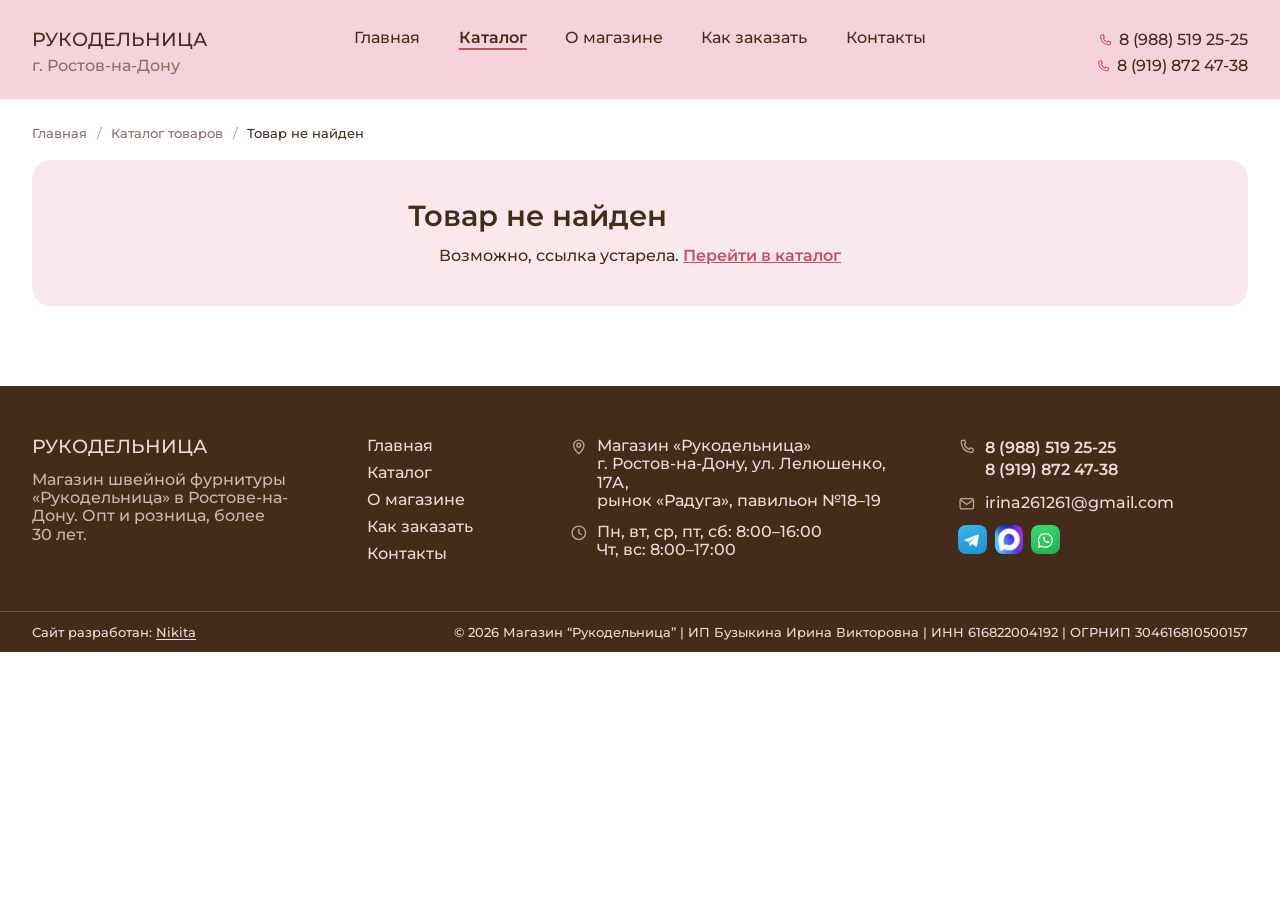
<file: product.html>
<!DOCTYPE html>
<html lang="ru">
<head>
<meta charset="utf-8">
<meta name="viewport" content="width=device-width, initial-scale=1">
<title>Товар — «Рукодельница»</title>
<meta name="description" content="Карточка товара: оптовая и розничная цена, характеристики. Заказ через мессенджеры.">
<link rel="canonical" href="https://rukodelnica-rostov.ru/product.html">
<meta name="theme-color" content="#f6d3da">
<meta name="format-detection" content="telephone=no">

<meta property="og:type" content="website">
<meta property="og:locale" content="ru_RU">
<meta property="og:site_name" content="Рукодельница">
<meta property="og:title" content="Товар — «Рукодельница»">
<meta property="og:description" content="Карточка товара: оптовая и розничная цена, характеристики. Заказ через мессенджеры.">
<meta property="og:url" content="https://rukodelnica-rostov.ru/product.html">
<meta property="og:image" content="https://rukodelnica-rostov.ru/assets/img/hero.jpg">
<meta name="twitter:card" content="summary_large_image">

<link rel="icon" href="assets/img/favicon.svg" type="image/svg+xml">
<link rel="apple-touch-icon" href="assets/img/favicon.svg">

<link rel="preconnect" href="https://fonts.googleapis.com">
<link rel="preconnect" href="https://fonts.gstatic.com" crossorigin>
<link href="https://fonts.googleapis.com/css2?family=Montserrat:wght@500;600;700&family=Playfair:ital,wght@0,400;1,400&display=swap" rel="stylesheet">
  <link rel="stylesheet" href="assets/css/style.css?v=begunki-photos-20261021">
</head>
<body class="inner" data-page="product">
<a class="skip-link" href="#main">Перейти к содержанию</a>

<svg xmlns="http://www.w3.org/2000/svg" style="position:absolute;width:0;height:0;overflow:hidden" aria-hidden="true" focusable="false"><symbol id="i-arrow" viewBox="0 0 420 406"><path d="M 180.169 93.017 C 175.959 93.982, 171.378 98.325, 169.924 102.730 C 167.838 109.051, 170.855 116.331, 176.838 119.410 C 178.302 120.163, 199.300 123.783, 223.500 127.455 C 247.700 131.126, 268.294 134.438, 269.264 134.815 C 270.593 135.331, 248.691 151.876, 180.477 201.888 C 130.673 238.401, 90.076 268.727, 90.259 269.278 C 90.880 271.140, 105.494 290.927, 106.276 290.963 C 106.702 290.984, 147.427 261.393, 196.776 225.206 C 246.124 189.019, 286.974 159.122, 287.554 158.768 C 288.136 158.413, 285.552 177.695, 281.786 201.812 C 274.153 250.701, 273.897 255.196, 278.479 259.978 C 285.695 267.510, 298.178 265.529, 301.835 256.270 C 303.685 251.586, 322.180 128.834, 321.709 124.369 C 321.168 119.252, 318.570 115.606, 314 113.555 C 312.075 112.691, 282.825 107.719, 249 102.505 C 215.175 97.291, 186.600 92.852, 185.500 92.640 C 184.400 92.428, 182.001 92.598, 180.169 93.017" fill="currentColor" fill-rule="evenodd"/></symbol><symbol id="i-badge" viewBox="0 0 460 450"><path d="M 204.625 22.076 C 185.700 25.407, 169.940 31.128, 153.603 40.598 C 141.913 47.374, 134.937 52.940, 122.466 65.440 C 96.638 91.329, 82.082 123.197, 79.040 160.515 C 77.528 179.066, 79.894 200.212, 85.357 216.969 C 87.641 223.975, 87.641 223.975, 60.071 252.642 C 44.907 268.410, 30.611 283.740, 28.302 286.709 C 21.835 295.024, 19.724 301.678, 20.210 312.211 C 20.557 319.720, 21.087 321.852, 24.056 327.660 C 28.469 336.294, 35.356 342.103, 44.544 344.941 C 48.164 346.059, 57.719 347.666, 65.777 348.512 C 87.149 350.757, 87.466 351.085, 90.114 373.789 C 91.122 382.430, 92.459 391.750, 93.086 394.500 C 95.450 404.884, 102.566 413.409, 113 418.356 C 124.695 423.901, 138.804 422.308, 149.453 414.239 C 152.178 412.175, 171.303 392.715, 191.953 370.993 C 212.604 349.272, 229.950 331.500, 230.500 331.500 C 231.050 331.500, 243.835 344.550, 258.911 360.500 C 296.497 400.265, 308.727 412.580, 314.033 416.005 C 329.905 426.248, 350.579 422.219, 362.527 406.554 C 366.514 401.326, 368.758 392.717, 370.552 375.762 C 373.115 351.551, 373.868 350.718, 395.187 348.501 C 403.265 347.661, 412.759 346.083, 416.284 344.994 C 432.453 340, 441.825 325.812, 440.788 307.900 C 440.008 294.425, 437.706 291.019, 409.705 261.899 C 369.411 219.998, 372.978 224.739, 375.581 216.541 C 386.791 181.236, 384.012 141.428, 367.945 107.141 C 351.859 72.815, 321.207 44.067, 285.799 30.098 C 277.007 26.629, 261.849 22.667, 251.308 21.082 C 240.044 19.388, 217.124 19.876, 204.625 22.076 M 210.500 51.075 C 168.290 58.174, 132.803 87.155, 116.610 127.752 C 105.958 154.456, 105.952 187.708, 116.592 215.434 C 131.900 255.319, 167.457 284.509, 210 292.111 C 219.281 293.770, 242.278 293.777, 251 292.125 C 302.458 282.374, 341.400 243.615, 350.592 193 C 352.597 181.962, 352.558 161.985, 350.509 150.504 C 347.447 133.346, 340.778 117.028, 330.687 102 C 324.355 92.572, 309.845 78.130, 299.719 71.179 C 285.630 61.507, 266.280 53.712, 249.668 51.016 C 242.392 49.835, 217.650 49.872, 210.500 51.075 M 223 99.295 C 217.630 100.969, 209.204 110.304, 203.140 121.299 C 198.890 129.004, 197.233 131.137, 195.140 131.593 C 173.442 136.329, 165.014 140.172, 160.579 147.356 C 158.309 151.032, 157.485 153.725, 157.185 158.443 C 156.657 166.725, 159.405 172.478, 169.925 185.114 C 177.929 194.728, 177.929 194.728, 176.866 204.114 C 174.312 226.660, 177.870 237.413, 189.897 243.488 C 196.085 246.613, 205.546 245.288, 219.019 239.408 C 230.539 234.380, 230.539 234.380, 238.019 237.803 C 259.403 247.586, 270.067 247.521, 278.818 237.554 C 283.817 231.861, 285.392 224.655, 284.586 211.171 C 284.212 204.903, 283.694 198.588, 283.436 197.137 C 283.051 194.972, 284.403 192.799, 290.991 185 C 300.294 173.986, 303.200 168.635, 303.798 161.416 C 304.363 154.605, 302.615 149.622, 297.845 144.447 C 292.613 138.771, 285.294 135.829, 265.887 131.600 C 263.845 131.155, 262.098 128.947, 257.902 121.512 C 254.948 116.277, 250.750 109.909, 248.572 107.361 C 241.784 99.420, 232.249 96.412, 223 99.295 M 226.111 141.534 C 218.325 155.219, 215.232 157.561, 200.256 161.110 C 195.440 162.251, 191.332 163.348, 191.127 163.548 C 190.922 163.749, 193.204 166.745, 196.199 170.206 C 207.432 183.189, 208.742 186.960, 207.245 202 C 206.725 207.225, 206.449 211.679, 206.631 211.898 C 206.813 212.117, 210.683 210.559, 215.231 208.436 C 222.353 205.112, 224.471 204.576, 230.500 204.576 C 236.529 204.576, 238.647 205.112, 245.769 208.436 C 250.317 210.559, 254.193 212.117, 254.382 211.898 C 254.572 211.679, 254.309 207.900, 253.798 203.500 C 252.030 188.267, 253.547 183.352, 263.686 171.469 C 267.261 167.280, 270.031 163.702, 269.843 163.518 C 269.654 163.335, 265.560 162.251, 260.744 161.110 C 245.882 157.588, 243.141 155.569, 235.471 142.500 C 232.889 138.100, 230.686 134.397, 230.576 134.271 C 230.465 134.144, 228.456 137.413, 226.111 141.534 M 79.806 275.250 C 51.453 304.598, 50 306.316, 50 310.489 C 50 313.236, 52.010 317, 53.476 317 C 56.073 317, 82.374 320.299, 85.677 321.040 C 95.699 323.286, 107.451 331.795, 112.552 340.498 C 116.676 347.536, 117.978 352.848, 120.005 370.923 C 121.724 386.255, 122.247 388.724, 124.099 390.250 C 125.266 391.212, 126.759 392, 127.417 392 C 130.149 392, 137.062 385.338, 167.113 353.740 L 198.727 320.500 189.613 317.918 C 155.823 308.343, 124.811 286.435, 105.861 258.750 C 103.697 255.588, 101.785 253, 101.614 253 C 101.442 253, 91.629 263.012, 79.806 275.250 M 354.641 259.354 C 332.933 289.776, 302.210 310.553, 265.376 319.722 C 262.252 320.500, 262.252 320.500, 294.070 354 C 323.929 385.437, 330.758 392, 333.611 392 C 334.253 392, 335.725 391.212, 336.881 390.250 C 338.706 388.732, 339.244 386.184, 340.943 371 C 342.954 353.043, 344.298 347.581, 348.448 340.498 C 351.655 335.027, 359.608 327.739, 365.793 324.605 C 372.219 321.348, 376.561 320.396, 393.580 318.509 C 408.947 316.805, 411 315.844, 411 310.351 C 411 306.394, 407.077 301.811, 378.244 272.084 L 359.412 252.668 354.641 259.354" fill="currentColor" fill-rule="evenodd"/></symbol><symbol id="i-bag" viewBox="0 0 440 440"><path d="M 189 26.567 C 174.507 29.091, 161.825 34.095, 151.814 41.239 C 139.122 50.295, 128.090 64.126, 122.301 78.238 C 117.920 88.917, 116.893 94.036, 116.300 108.154 L 115.727 121.808 94.114 122.165 C 73.200 122.511, 72.316 122.609, 66.825 125.172 C 59.080 128.787, 52.596 135.043, 48.978 142.393 C 45.957 148.530, 45.957 148.530, 33.904 262.515 C 25.982 337.438, 22.037 378.417, 22.394 382.093 C 23.729 395.858, 33.085 407.438, 46.544 411.984 C 52.536 414.008, 53.862 414.024, 202.044 413.763 C 351.500 413.500, 351.500 413.500, 357.098 410.751 C 363.654 407.531, 371.233 400.216, 374.057 394.383 C 379.071 384.024, 379.363 389.004, 366.617 267.406 C 360.165 205.858, 354.220 152.811, 353.406 149.525 C 350.547 137.981, 342.887 129.083, 332.147 124.830 C 327.068 122.819, 324.364 122.556, 305.250 122.211 L 284 121.828 283.992 112.664 C 283.959 72.536, 260.691 40.898, 222.500 29.052 C 215.692 26.941, 195.468 25.440, 189 26.567 M 185.688 58.502 C 168.270 63.290, 154.037 77.659, 148.612 95.932 C 147.584 99.395, 147 105.102, 147 111.682 L 147 122 200 122 L 253 122 253 112.210 C 253 106.766, 252.339 99.882, 251.511 96.703 C 246.685 78.175, 231.904 63.264, 213.500 58.357 C 207.213 56.681, 192.025 56.760, 185.688 58.502 M 76.950 155.093 C 75.912 157.033, 53.034 369.148, 53.010 377.050 C 53.005 379.003, 53.540 381.140, 54.200 381.800 C 55.944 383.544, 344.056 383.544, 345.800 381.800 C 346.460 381.140, 347 379.092, 347 377.249 C 347 369.040, 323.906 155.592, 322.885 154.361 C 322.005 153.301, 317.584 153, 302.878 153 L 284 153 284 164.941 C 284 172.565, 284.399 177.128, 285.103 177.564 C 287.190 178.853, 290.980 188.506, 290.968 192.500 C 290.954 197.018, 287.959 204.338, 284.688 207.847 C 278.100 214.915, 266.103 216.594, 257.638 211.634 C 254.481 209.783, 252.013 207.239, 249.949 203.704 C 247.209 199.014, 246.942 197.809, 247.242 191.500 C 247.505 185.956, 248.139 183.620, 250.287 180.270 C 252.836 176.296, 253 175.342, 253 164.520 L 253 153 200 153 L 147 153 147 164.340 C 147 175.049, 147.166 175.982, 149.982 181.090 C 157.176 194.142, 151.179 209.566, 137.347 213.588 C 117.633 219.319, 101.298 196.930, 113.002 180.221 C 115.910 176.071, 116 175.596, 116 164.471 L 116 153 97.035 153 C 78.814 153, 78.026 153.082, 76.950 155.093" fill="currentColor" fill-rule="evenodd"/></symbol><symbol id="i-chev" viewBox="0 0 432 324"><path d="M 36.024 35.721 C 30.900 39.449, 26.803 42.950, 26.921 43.500 C 27.038 44.050, 67.942 100.025, 117.817 167.889 C 167.693 235.753, 209.168 292.343, 209.985 293.644 C 210.801 294.945, 211.770 295.895, 212.136 295.755 C 212.503 295.615, 252.737 243.300, 301.545 179.500 C 350.354 115.700, 393.815 58.936, 398.126 53.358 L 405.964 43.216 396.370 36.005 C 388.311 29.948, 386.561 29.011, 385.427 30.147 C 384.685 30.891, 345.675 81.675, 298.740 143 C 251.804 204.325, 213.009 254.500, 212.529 254.500 C 212.050 254.500, 174.722 204.232, 129.579 142.794 C 84.435 81.356, 47.014 30.605, 46.421 30.015 C 45.650 29.249, 42.672 30.883, 36.024 35.721" fill="currentColor" fill-rule="evenodd"/></symbol><symbol id="i-heart" viewBox="0 0 440 360"><path d="M 125 29.579 C 96.024 32.806, 72.480 44.168, 53.735 63.970 C 33.887 84.936, 25.446 109.367, 27.934 138.642 C 31.546 181.155, 51.284 217.786, 91.771 257.120 C 128.877 293.168, 178.103 326.032, 202.065 330.752 C 209.276 332.173, 210.732 332.171, 218.026 330.734 C 248.680 324.695, 318.791 272.822, 352.151 231.500 C 390.306 184.238, 402.311 130.007, 383.588 89.483 C 372.427 65.327, 349.931 45.494, 322.468 35.598 C 285.577 22.305, 243.601 30.879, 213.810 57.791 C 210.120 61.124, 210.120 61.124, 202.810 55.151 C 188.276 43.276, 171.501 34.955, 155 31.437 C 148.174 29.981, 130.962 28.915, 125 29.579 M 118 62.947 C 101.065 66.546, 87.860 73.953, 76.495 86.228 C 64.308 99.391, 58.025 117.334, 59.445 134.915 C 62.329 170.605, 78.904 200.543, 115.134 235.500 C 147.702 266.923, 196.045 299.500, 210.109 299.500 C 218.963 299.500, 240.610 287.147, 268.199 266.350 C 327.118 221.937, 356.568 180.483, 360.450 136.500 C 363.582 101.014, 338.061 69.733, 300.140 62.578 C 271.388 57.152, 247.021 66.973, 222.857 93.725 C 217.306 99.870, 212.348 101.709, 205.965 99.991 C 202.847 99.151, 199.863 96.764, 192.827 89.481 C 169.714 65.558, 145.732 57.054, 118 62.947" fill="currentColor" fill-rule="evenodd"/></symbol><symbol id="i-mail" viewBox="0 0 434 434"><path d="M 194 29.021 C 147.159 35.537, 105.529 57.630, 75.015 92.165 C 21.987 152.182, 12.775 240.201, 52.242 309.767 C 60.873 324.980, 69.804 336.729, 82.500 349.575 C 100.070 367.350, 114.955 377.929, 137.086 388.368 C 160.765 399.537, 183.269 404.888, 210.093 405.728 C 250.972 407.008, 286.379 397.212, 320.750 375.112 C 325.934 371.779, 328.738 369.379, 328.297 368.654 C 327.693 367.662, 311.306 345.222, 310.363 344.095 C 310.176 343.873, 306.922 345.754, 303.130 348.275 C 276.240 366.155, 244.379 374.937, 211 373.666 C 187.271 372.764, 167.284 367.684, 146.591 357.297 C 102.929 335.381, 73.936 297.534, 62.844 247.975 C 60.783 238.764, 60.504 234.966, 60.536 216.500 C 60.569 197.068, 60.781 194.610, 63.375 183.577 C 68.313 162.573, 75.597 145.570, 86.755 129 C 109.751 94.850, 144.303 71.886, 186.352 62.804 C 194.911 60.956, 199.710 60.609, 217 60.591 C 234.635 60.573, 238.967 60.888, 248 62.845 C 283.022 70.433, 314.572 88.915, 335.886 114.329 C 349.927 131.073, 359.571 148.248, 366.010 167.979 C 372.574 188.095, 373.500 195.578, 373.500 228.500 C 373.500 257.500, 373.500 257.500, 370.534 262.855 C 358.305 284.934, 326.800 284.802, 315.233 262.623 C 312.592 257.559, 312.554 257.189, 311.870 230.500 C 311.015 197.115, 309.284 188.473, 299.997 171.257 C 286.758 146.712, 262.236 128.913, 234 123.355 C 224.397 121.464, 207.658 121.479, 197.821 123.387 C 160.738 130.579, 130.677 161.062, 123.411 198.838 C 121.533 208.604, 121.617 226.227, 123.588 235.792 C 129.338 263.694, 148.328 288.521, 173.763 301.385 C 187.849 308.509, 208.597 312.819, 223 311.612 C 245.161 309.755, 266.466 300.361, 281.705 285.728 C 285.172 282.399, 288.159 279.861, 288.342 280.087 C 288.526 280.314, 290.045 282.525, 291.719 285 C 301.111 298.887, 316.959 308.276, 335.607 311.003 C 364.004 315.155, 392.783 297.112, 403.107 268.683 C 405.182 262.970, 405.384 260.415, 405.761 235.075 C 406.186 206.584, 405.417 194.956, 402.020 178.500 C 388.470 112.866, 339.867 58.372, 276.159 37.385 C 256.705 30.976, 243.950 28.920, 221 28.496 C 209.725 28.288, 197.575 28.524, 194 29.021 M 205.281 155.427 C 186.816 158.937, 169.482 172.151, 161.068 189.131 C 152.095 207.239, 152.095 226.761, 161.068 244.869 C 167.005 256.851, 177.646 267.490, 189.222 273.019 C 208.312 282.136, 225.649 282.031, 245 272.680 C 251.615 269.483, 255.166 266.901, 261.010 261.036 C 273.444 248.558, 279.181 234.873, 279.260 217.500 C 279.343 199.364, 273.829 185.884, 261.011 172.882 C 249.818 161.529, 236.444 155.575, 219.760 154.515 C 215.685 154.256, 209.333 154.656, 205.281 155.427" fill="currentColor" fill-rule="evenodd"/></symbol><symbol id="i-people" viewBox="0 0 480 440"><path d="M 209.023 27.128 C 196.499 30.490, 186.670 36.262, 176.870 46.012 C 169.606 53.239, 167.518 56.092, 163.675 64.049 C 149.910 92.541, 155.116 123.444, 177.402 145.523 C 215.964 183.728, 280.629 166.113, 295.072 113.470 C 297.959 102.946, 297.972 88.626, 295.104 77.700 C 289.872 57.770, 275.002 39.842, 256.787 31.503 C 242.369 24.902, 223.690 23.191, 209.023 27.128 M 219.594 56.023 C 207.457 58.140, 195.529 67.369, 190.180 78.782 C 187.782 83.898, 187.500 85.659, 187.500 95.500 C 187.500 106.002, 187.653 106.805, 190.880 113.234 C 200.982 133.364, 224.808 141.193, 244.981 131.010 C 262.004 122.417, 270.277 104.005, 265.448 85.460 C 262.313 73.420, 255.085 64.802, 243.656 59.479 C 235.725 55.785, 227.627 54.622, 219.594 56.023 M 67.263 118.448 C 49.931 122.398, 34.201 136.896, 29.009 153.705 C 26.284 162.528, 26.270 176.442, 28.977 185.145 C 34.587 203.182, 51.429 217.868, 70.121 221.020 C 97.301 225.605, 124.089 207.304, 129.870 180.201 C 131.289 173.548, 131.305 167.018, 129.922 159.536 C 126.683 142.015, 112.635 125.865, 95.500 119.966 C 87.686 117.275, 75.323 116.611, 67.263 118.448 M 363.263 118.448 C 345.931 122.398, 330.201 136.896, 325.009 153.705 C 322.284 162.528, 322.270 176.442, 324.977 185.145 C 330.587 203.182, 347.429 217.868, 366.121 221.020 C 401.349 226.962, 432.685 195.249, 426.067 160.353 C 422.568 141.901, 408.930 125.967, 391.500 119.966 C 383.686 117.275, 371.323 116.611, 363.263 118.448 M 71.176 149.138 C 66.230 150.563, 59.634 157.663, 58.071 163.245 C 54.410 176.320, 63.045 189.323, 76.296 190.691 C 83.686 191.454, 89.669 189.216, 94.481 183.889 C 99.006 178.880, 100 176.271, 100 169.395 C 100 154.498, 86.210 144.807, 71.176 149.138 M 367.176 149.138 C 362.585 150.460, 355.729 157.599, 354.230 162.616 C 352.349 168.910, 352.739 173.127, 355.750 179.064 C 362.668 192.708, 380.301 195.157, 390.481 183.889 C 395.006 178.880, 396 176.271, 396 169.395 C 396 154.498, 382.210 144.807, 367.176 149.138 M 189 212.052 C 175.567 215.529, 167.633 220.200, 156.950 230.918 C 149.102 238.792, 146.660 242.015, 143.250 249 C 140.968 253.675, 138.587 259.586, 137.960 262.137 C 137.333 264.687, 134.257 287.187, 131.125 312.137 L 125.431 357.500 96.465 357.808 C 61.354 358.182, 58.683 357.779, 51.993 351.088 C 44.462 343.557, 44.205 340.971, 48.447 315.384 C 52.240 292.505, 52.876 290.163, 56.627 285.245 C 60.452 280.230, 66.084 277.873, 76.253 277.031 C 86.185 276.208, 89.301 274.635, 92.305 268.929 C 94.573 264.622, 94.093 256.961, 91.319 253.176 C 87.962 248.596, 83.470 247, 74 247.026 C 63.691 247.054, 58.973 248.070, 50.442 252.101 C 38.542 257.724, 28.049 269.440, 24.003 281.623 C 21.301 289.760, 14.997 328.348, 15.012 336.666 C 15.036 350.608, 19.984 362.137, 30.423 372.577 C 34.680 376.833, 39.744 380.742, 43.131 382.386 C 53.988 387.654, 56.823 387.975, 92.598 387.988 L 125.696 388 129.514 395.750 C 136.343 409.611, 149.881 420.661, 164.028 423.921 C 166.819 424.564, 190.541 424.960, 227.145 424.976 C 282.642 424.999, 286.130 424.895, 292.145 423.036 C 306.533 418.591, 317.343 409.297, 323.812 395.811 L 327.500 388.121 360.540 388.061 C 395.574 387.996, 400.519 387.472, 409.500 382.864 C 425.498 374.657, 435.612 360.414, 438.313 342.287 C 439.291 335.720, 439.049 332.993, 435.606 311.858 C 433.526 299.090, 430.975 285.910, 429.936 282.571 C 423.316 261.295, 403.095 246.994, 379.645 247.004 C 372.284 247.007, 369.864 247.395, 367.241 248.995 C 357.880 254.702, 357.547 268.726, 366.631 274.678 C 368.425 275.854, 372.391 276.706, 378.241 277.174 C 389.195 278.049, 394.646 280.833, 398.594 287.571 C 401.939 293.278, 408.288 327.966, 407.757 337.633 C 407.334 345.326, 404.012 350.733, 397.272 354.695 C 392.500 357.500, 392.500 357.500, 360.250 357.801 C 336.798 358.020, 328 357.795, 328 356.975 C 328 356.354, 325.524 335.969, 322.498 311.673 C 315.212 253.175, 313.346 247.355, 296.438 230.380 C 289.852 223.769, 286.600 221.397, 278.925 217.608 C 264.842 210.657, 260.431 210.028, 226 210.072 C 200.117 210.106, 195.581 210.348, 189 212.052 M 199.126 241.078 C 184.953 243.560, 171.947 255.374, 167.849 269.491 C 166.506 274.117, 154.997 367.150, 155.022 373.179 C 155.064 383.428, 160.542 390.648, 170.465 393.533 C 175.045 394.864, 183.319 395.042, 229.148 394.791 C 282.500 394.500, 282.500 394.500, 287.363 392.106 C 292.772 389.444, 297.508 383.141, 298.641 377.098 C 299.582 372.085, 287.488 275.302, 284.946 267.500 C 281.362 256.501, 272.523 247.311, 261.282 242.898 C 255.880 240.777, 253.825 240.612, 230 240.383 C 215.975 240.248, 202.082 240.561, 199.126 241.078" fill="currentColor" fill-rule="evenodd"/></symbol><symbol id="i-phone" viewBox="0 0 434 490"><path d="M 78.367 58.617 C 44.681 97.140, 40.663 102.953, 34.020 122.782 C 22.456 157.297, 27.672 205.475, 48.363 255.271 C 82.137 336.553, 155.034 415.943, 224.004 446.555 C 249.702 457.961, 264.954 461.490, 288.500 461.480 C 305.113 461.472, 305.716 461.397, 315 458.187 C 327.293 453.936, 336.841 448.439, 346.311 440.159 C 352.022 435.165, 393.467 388.841, 404.837 374.743 C 406.018 373.278, 400.378 366.423, 356.436 315.917 C 308.467 260.781, 306.642 258.820, 305.099 260.779 C 304.220 261.896, 292.068 275.904, 278.095 291.908 L 252.689 321.006 245.270 317.004 C 205.922 295.780, 173.495 258.456, 154.466 212.486 C 151.278 204.785, 151.036 203.614, 152.331 202.150 C 174.878 176.665, 203.996 142.294, 203.783 141.417 C 203.573 140.553, 127.371 52.462, 107.938 30.617 C 105.373 27.734, 105.373 27.734, 78.367 58.617 M 90.404 96.971 C 72.878 117.069, 69.066 122.577, 65.105 133.522 C 61.029 144.787, 59.577 155.902, 60.347 169.943 C 63.671 230.580, 101.161 302.142, 159.128 358.501 C 202.886 401.046, 249.656 425, 288.966 425 C 308.688 425, 321.760 418.091, 338.584 398.773 C 343.488 393.143, 350.527 385.099, 354.228 380.897 L 360.955 373.258 333.884 342.198 L 306.813 311.138 283.784 337.597 C 264.032 360.293, 260.453 363.964, 258.628 363.400 C 253.607 361.849, 229.768 349.731, 221.500 344.526 C 193.665 327.005, 168.850 302.680, 149.730 274.175 C 141.708 262.216, 133.466 247.385, 127.930 234.951 C 121.847 221.288, 112.959 195.877, 113.790 194.524 C 114.180 193.888, 124.400 181.995, 136.500 168.095 C 148.600 154.195, 158.625 142.489, 158.777 142.081 C 158.986 141.519, 113.364 88.318, 106.559 81.190 C 105.543 80.125, 102.517 83.081, 90.404 96.971" fill="currentColor" fill-rule="evenodd"/></symbol><symbol id="i-star" viewBox="0 0 416 384"><path d="M 203.994 28.879 C 198.981 30.515, 195.051 33.067, 192.645 36.249 C 191.294 38.037, 181.106 61.100, 170.006 87.500 C 158.906 113.900, 149.526 135.790, 149.162 136.144 C 148.798 136.498, 124.875 138.839, 96 141.348 C 67.125 143.856, 41.925 146.439, 40 147.088 C 31.940 149.805, 26.060 158.575, 26.022 167.934 C 25.981 178.019, 26.293 178.359, 70.471 216.399 C 92.762 235.593, 111 251.956, 111 252.762 C 111 253.568, 105.770 276.564, 99.377 303.864 C 92.985 331.164, 87.728 355.525, 87.697 358 C 87.629 363.318, 89.893 368.488, 94.236 372.930 C 99.016 377.819, 102.764 379.411, 109.605 379.458 C 115.710 379.500, 115.710 379.500, 162.105 351.595 C 187.622 336.247, 208.985 323.684, 209.577 323.678 C 210.170 323.672, 231.545 336.224, 257.077 351.572 C 303.500 379.478, 303.500 379.478, 309.500 379.447 C 316.192 379.413, 320.077 377.769, 324.923 372.923 C 329.523 368.324, 331.381 364.149, 331.343 358.500 C 331.325 355.750, 326.065 331.071, 319.655 303.658 C 313.245 276.246, 308 253.268, 308 252.597 C 308 251.926, 326.166 235.725, 348.368 216.595 C 376.419 192.427, 389.438 180.565, 391.035 177.724 C 395.797 169.251, 393.402 158.210, 385.194 150.794 C 380.011 146.112, 378.788 145.929, 319 140.884 C 292.325 138.634, 270.215 136.502, 269.866 136.146 C 269.517 135.791, 260.169 113.929, 249.093 87.565 C 238.018 61.201, 227.815 38.135, 226.420 36.306 C 221.865 30.334, 210.781 26.663, 203.994 28.879" fill="currentColor" fill-rule="evenodd"/></symbol><symbol id="i-tag" viewBox="0 0 460 460"><path d="M 271.882 29.381 C 269.893 30.092, 266.743 31.626, 264.882 32.789 C 263.022 33.953, 210.592 85.889, 148.372 148.203 C 41.357 255.378, 35.062 261.877, 31.872 268.479 C 28.719 275.004, 28.502 276.109, 28.535 285.479 C 28.580 298.268, 30.890 304.527, 39.006 313.852 C 42.188 317.509, 68.351 343.930, 97.146 372.567 C 145.251 420.409, 150.068 424.913, 156.500 428.067 C 163.126 431.317, 164.062 431.500, 174.021 431.500 C 193.274 431.500, 181.387 441.850, 312.188 311.201 C 394.520 228.964, 426.651 196.246, 428.688 192.573 C 431.500 187.500, 431.500 187.500, 431.804 126 C 432.076 71.048, 431.931 63.831, 430.436 58.221 C 426.870 44.842, 416.501 34.088, 403.207 29.982 C 397.100 28.096, 393.852 28.002, 336.145 28.044 C 289.182 28.078, 274.684 28.379, 271.882 29.381 M 169.739 169.769 C 59 280.539, 59 280.539, 59.002 285.519 C 59.004 290.500, 59.004 290.500, 113.475 345 C 143.917 375.459, 169.292 400.057, 170.998 400.763 C 172.676 401.457, 175.276 401.742, 176.775 401.394 C 178.645 400.961, 214.388 365.916, 290.750 289.642 L 402 178.521 401.989 125.010 C 401.983 95.580, 401.700 69.815, 401.359 67.757 C 401.019 65.698, 399.612 62.885, 398.234 61.507 C 395.727 59, 395.727 59, 338.103 59 L 280.479 59 169.739 169.769 M 334.305 88.049 C 324.217 92.029, 316 104.127, 316 115 C 316 129.952, 329.736 144, 344.356 144 C 352.572 144, 358.849 141.311, 364.993 135.161 C 376.448 123.694, 377.102 108.004, 366.611 96.335 C 358.086 86.853, 345.511 83.628, 334.305 88.049" fill="currentColor" fill-rule="evenodd"/></symbol><symbol id="i-tg" viewBox="0 0 462 392"><path d="M 396.500 29.195 C 379.796 34.970, 336.794 51.745, 311 62.549 C 303.575 65.659, 295.025 69.211, 292 70.443 C 288.975 71.674, 283.350 74.049, 279.500 75.721 C 275.650 77.393, 260.575 83.825, 246 90.015 C 185.111 115.873, 122.182 142.937, 105.500 150.440 C 98.389 153.638, 91.978 156.501, 67.766 167.295 C 41.290 179.097, 34.112 183.243, 30.250 188.963 C 26.762 194.130, 27.506 201.211, 31.913 204.788 C 35.904 208.026, 40.980 210.803, 46.500 212.768 C 52.245 214.813, 75.779 222.081, 81 223.423 C 82.375 223.776, 89.350 225.581, 96.500 227.435 C 113.128 231.746, 126.762 234.050, 131.652 233.376 C 138.652 232.412, 148.446 229.811, 152.109 227.943 C 158.090 224.894, 181.656 210.259, 195.500 200.996 C 209.047 191.933, 222.221 182.755, 254.937 159.587 C 277.298 143.753, 306.239 124.314, 316.668 118.124 C 322.380 114.734, 324.615 113.934, 327.668 114.185 C 331.295 114.483, 331.516 114.697, 331.806 118.185 C 332.168 122.531, 331.138 123.844, 312.064 143.348 C 298.497 157.221, 244.012 207.865, 229.757 219.853 C 214.226 232.913, 206.792 242.239, 204.297 251.795 C 203.080 256.456, 203.096 257.818, 204.422 262.379 C 206.681 270.149, 211.372 274.204, 240 293.132 C 254.025 302.405, 270.225 313.351, 276 317.457 C 297.425 332.690, 329.727 353.960, 336.786 357.482 C 347.179 362.668, 352.310 363.977, 362.290 363.989 C 372.542 364.002, 376.989 362.263, 381.882 356.327 C 389.788 346.735, 394.436 330.474, 398.409 298.500 C 399.825 287.098, 401.195 277.834, 404.470 257.500 C 405.267 252.550, 406.825 242.875, 407.932 236 C 409.039 229.125, 410.884 217.650, 412.032 210.500 C 413.180 203.350, 414.957 192.325, 415.981 186 C 417.006 179.675, 418.796 168.200, 419.960 160.500 C 421.124 152.800, 422.496 144.025, 423.009 141 C 423.522 137.975, 425.101 127.175, 426.518 117 C 427.935 106.825, 430.065 92.650, 431.252 85.500 C 432.784 76.268, 433.422 68.008, 433.454 57 C 433.499 41.865, 433.435 41.390, 430.759 36.837 C 426.337 29.315, 423.243 27.986, 410.382 28.079 C 404.397 28.122, 398.150 28.625, 396.500 29.195" fill="currentColor" fill-rule="evenodd"/></symbol><symbol id="i-truck" viewBox="0 0 480 400"><path d="M 35.123 32.002 C 21.728 35.165, 19.004 50.939, 30.384 59.438 C 33.125 61.485, 33.967 61.504, 147.323 62.017 C 240.731 62.440, 262.111 62.783, 264.858 63.902 C 271.805 66.734, 271.444 61.259, 272 172 C 272.500 271.500, 272.500 271.500, 269.840 276.500 C 268.377 279.250, 266.618 283.413, 265.932 285.750 C 264.683 290, 264.683 290, 230.024 290 C 195.365 290, 195.365 290, 193.704 284.750 C 189.234 270.623, 175.937 255.755, 161.646 248.902 C 142.901 239.913, 124.950 239.977, 106.218 249.097 C 91.990 256.023, 81.277 267.739, 75.444 282.750 C 72.957 289.150, 72.326 289.997, 70.063 289.976 C 65.013 289.929, 59.641 288.096, 57.093 285.549 C 54.500 282.958, 54.500 282.958, 54 246.729 C 53.532 212.802, 53.373 210.284, 51.500 207.105 C 48.622 202.219, 44.839 199.785, 39.324 199.271 C 33.677 198.745, 29.088 201.264, 25.202 207.024 C 22.857 210.500, 22.857 210.500, 23.266 247.500 C 23.715 288.172, 24.039 290.711, 29.974 299.960 C 34.405 306.864, 41.078 312.673, 48.647 316.215 C 53.847 318.649, 56.920 319.361, 63.957 319.762 C 72.762 320.264, 72.762 320.264, 73.995 324.382 C 79.728 343.542, 97.251 360.629, 116.921 366.240 C 126.340 368.927, 143.242 368.847, 152 366.073 C 171.792 359.806, 188.589 343.497, 194.046 325.250 C 195.317 321, 195.317 321, 229.976 321 C 264.635 321, 264.635 321, 266.305 326.298 C 272.014 344.410, 289.485 360.724, 309.358 366.502 C 317.371 368.831, 334.335 368.690, 343.079 366.221 C 362.201 360.822, 379.882 343.777, 385.890 324.951 C 387.023 321.401, 387.023 321.401, 396.245 320.237 C 417.109 317.604, 431.651 304.711, 435.992 285 C 436.873 280.996, 437.075 268.891, 436.732 240.500 C 436.315 205.894, 436.030 200.454, 434.203 192.218 C 426.286 156.541, 408.194 127.887, 380.500 107.166 C 370.379 99.594, 352.380 90.162, 340.373 86.140 C 332.596 83.535, 315.366 80.004, 310.343 79.986 C 303.345 79.961, 302.002 79.181, 301.985 75.133 C 301.947 65.706, 297.295 53.041, 291.297 46.034 C 283.112 36.471, 274.172 33.188, 253 31.969 C 233.901 30.869, 39.797 30.899, 35.123 32.002 M 30.922 91.274 C 25.263 95.087, 22.748 99.706, 23.271 105.324 C 23.785 110.839, 26.219 114.622, 31.105 117.500 C 34.375 119.426, 36.598 119.511, 91.500 119.812 C 122.850 119.983, 150.903 119.833, 153.839 119.478 C 166.714 117.924, 172.645 104.447, 164.829 94.509 C 160.446 88.938, 161.233 89, 95.180 89 C 34.296 89, 34.296 89, 30.922 91.274 M 303 178.117 C 303 246.233, 303 246.233, 305.250 245.578 C 318.285 241.780, 326.408 241.269, 337.792 243.532 C 359.283 247.804, 377.561 263.515, 385.160 284.250 C 387.268 290, 387.268 290, 391.884 289.985 C 397.705 289.967, 400.814 288.400, 403.789 283.985 C 406.139 280.500, 406.139 280.500, 405.763 241 C 405.391 201.812, 405.367 201.421, 402.694 191.523 C 391.458 149.909, 357.656 118.879, 315.565 111.539 C 310.710 110.693, 305.897 110, 304.869 110 C 303.062 110, 303 112.258, 303 178.117 M 35.123 146.981 C 27.460 148.838, 22.577 155.418, 23.335 162.864 C 23.841 167.827, 26.200 171.490, 30.990 174.750 C 34.290 176.996, 34.370 177, 76.398 176.984 C 118.184 176.967, 118.530 176.950, 122.500 174.718 C 132.699 168.985, 132.424 154.680, 121.997 148.554 C 118.641 146.583, 116.887 146.493, 78.500 146.331 C 56.500 146.238, 36.980 146.530, 35.123 146.981 M 123.332 274.790 C 96.649 284.325, 94.341 321.712, 119.644 334.533 C 124.771 337.130, 126.559 337.500, 134 337.500 C 141.286 337.500, 143.315 337.100, 148.203 334.700 C 167.767 325.092, 172.610 299.676, 157.936 283.620 C 151.800 276.906, 145.113 273.836, 135.500 273.320 C 130.447 273.049, 127.062 273.458, 123.332 274.790 M 316.500 274.339 C 309.894 276.527, 306.614 278.611, 302.150 283.454 C 287.198 299.675, 291.957 324.957, 311.797 334.700 C 316.685 337.100, 318.714 337.500, 326 337.500 C 336.322 337.500, 342.048 335.106, 349.174 327.809 C 364.104 312.521, 359.531 285.767, 340.387 276.401 C 333.798 273.177, 322.859 272.233, 316.500 274.339" fill="currentColor" fill-rule="evenodd"/></symbol></svg>
<svg xmlns="http://www.w3.org/2000/svg" style="position:absolute;width:0;height:0;overflow:hidden" aria-hidden="true" focusable="false"><symbol id="i-wa" viewBox="0 0 24 24"><path d="M12 2.2a9.8 9.8 0 0 0-8.4 14.8L2.3 21.7l4.8-1.3A9.8 9.8 0 1 0 12 2.2z" fill="none" stroke="currentColor" stroke-width="1.8" stroke-linejoin="round"/><path d="M8.7 7.3c.3-.4.6-.4.8-.4h.6c.2 0 .4 0 .6.4l.8 1.9c.1.3.1.5-.1.7l-.5.6c-.2.2-.2.4-.1.6.6 1.1 1.5 2 2.6 2.6.2.1.4.1.6-.1l.6-.7c.2-.2.4-.3.7-.2l1.9.9c.3.1.4.3.4.5 0 .6-.3 1.3-.8 1.7-.6.5-1.5.6-2.4.3-2.5-.8-4.5-2.8-5.3-5.2-.3-.9-.2-2 .6-2.6z" fill="currentColor"/></symbol><symbol id="i-tg2" viewBox="0 0 24 24"><path d="M21.4 3.6 2.9 10.8c-.8.3-.8 1.5.1 1.7l4.6 1.4 1.8 5.6c.2.7 1.1.9 1.6.4l2.6-2.5 4.8 3.5c.6.4 1.4.1 1.6-.6L22.9 5c.2-1-.7-1.8-1.5-1.4zM9.6 14.6l-.4 3.6-1.3-4.3 9.8-6.2-8.1 6.9z" fill="currentColor"/></symbol><symbol id="i-max" viewBox="0 0 24 24"><path d="M12 2.2C6.6 2.2 2.2 6.3 2.2 11.4c0 2.6 1.1 4.9 3 6.6v4l3.7-2a10.8 10.8 0 0 0 3.1.5c5.4 0 9.8-4.1 9.8-9.1S17.4 2.2 12 2.2z" fill="none" stroke="currentColor" stroke-width="1.8" stroke-linejoin="round"/><path d="M7.6 14.4V8.6l4.4 3.9 4.4-3.9v5.8" fill="none" stroke="currentColor" stroke-width="1.9" stroke-linecap="round" stroke-linejoin="round"/></symbol><symbol id="i-pin" viewBox="0 0 24 24"><path d="M12 21.5s-7-6.1-7-11.6a7 7 0 0 1 14 0c0 5.5-7 11.6-7 11.6z" fill="none" stroke="currentColor" stroke-width="1.8" stroke-linejoin="round"/><circle cx="12" cy="9.8" r="2.6" fill="none" stroke="currentColor" stroke-width="1.8"/></symbol><symbol id="i-clock" viewBox="0 0 24 24"><circle cx="12" cy="12" r="9.2" fill="none" stroke="currentColor" stroke-width="1.8"/><path d="M12 7v5.3l3.4 2" fill="none" stroke="currentColor" stroke-width="1.8" stroke-linecap="round" stroke-linejoin="round"/></symbol><symbol id="i-call" viewBox="0 0 24 24"><path d="M6.6 3.2 9 3l1.6 4.2-2 1.4a11 11 0 0 0 6.8 6.8l1.4-2L21 15l-.2 2.4c-.1 1.3-1.2 2.4-2.6 2.3C10.2 19.3 4.7 13.8 4.3 5.8c-.1-1.4 1-2.5 2.3-2.6z" fill="none" stroke="currentColor" stroke-width="1.8" stroke-linejoin="round"/></symbol><symbol id="i-at" viewBox="0 0 24 24"><rect x="2.8" y="5" width="18.4" height="14" rx="2.4" fill="none" stroke="currentColor" stroke-width="1.8"/><path d="m3.5 6.5 8.5 6.4 8.5-6.4" fill="none" stroke="currentColor" stroke-width="1.8" stroke-linejoin="round"/></symbol></svg>

<div class="page">
  <div class="decor" aria-hidden="true"></div>

  <header class="site-header">
    <div class="site-header__inner">
      <a class="logo" href="./" aria-label="Рукодельница — швейная фурнитура, Ростов-на-Дону. На главную">
        <span class="logo__name">Рукодельница</span>
        <span class="logo__city">г. Ростов-на-Дону</span>
      </a>

      <button class="nav-toggle" type="button" id="nav-toggle" aria-controls="site-nav" aria-expanded="false" aria-label="Открыть меню">
        <span class="nav-toggle__bar"></span>
      </button>

      <nav class="nav" id="site-nav" aria-label="Основная навигация">
        <ul class="nav__list">
          <li><a class="nav__link" href="./">Главная</a></li>
          <li><a class="nav__link" href="catalog.html" aria-current="page">Каталог</a></li>
          <li><a class="nav__link" href="about.html">О магазине</a></li>
          <li><a class="nav__link" href="order.html">Как заказать</a></li>
          <li><a class="nav__link" href="contacts.html">Контакты</a></li>
        </ul>
      </nav>

      <p class="site-header__phones">
        <a class="site-header__phone" href="tel:+79885192525"><svg class="ico" width="22" height="22" aria-hidden="true" focusable="false"><use href="#i-call"></use></svg>8 (988) 519 25-25</a>
        <a class="site-header__phone" href="tel:+79198724738"><svg class="ico" width="22" height="22" aria-hidden="true" focusable="false"><use href="#i-call"></use></svg>8 (919) 872 47-38</a>
      </p>
    </div>
  </header>

  <main id="main">

    <section class="page-head page-head--shop">
      <div class="container">
        <nav class="crumbs" aria-label="Навигационная цепочка" id="crumbs"></nav>
      </div>
    </section>

    <section class="product-page">
      <div class="container" id="product"></div>
    </section>

    <section class="similar" id="similar" aria-labelledby="similar-title" hidden>
      <div class="container">
        <div class="similar__head">
          <h2 class="section-title section-title--sm" id="similar-title">Похожие товары</h2>
          <a class="btn btn--ghost" id="similar-more" href="catalog.html">Смотреть все</a>
        </div>
        <ul class="pgrid pgrid--wide" id="similar-grid"></ul>
      </div>
    </section>


  </main>

  <footer class="site-footer">
    <div class="container site-footer__top">
      <div class="site-footer__brand">
        <a class="site-footer__logo" href="./">Рукодельница</a>
        <p>Магазин швейной фурнитуры «Рукодельница» в&nbsp;Ростове-на-Дону. Опт и&nbsp;розница, более 30&nbsp;лет.</p>
      </div>
      <nav class="site-footer__nav" aria-label="Разделы сайта">
        <ul>
          <li><a href="./">Главная</a></li>
          <li><a href="catalog.html">Каталог</a></li>
          <li><a href="about.html">О магазине</a></li>
          <li><a href="order.html">Как заказать</a></li>
          <li><a href="contacts.html">Контакты</a></li>
        </ul>
      </nav>
      <address class="site-footer__contacts">
        <p class="fline"><svg class="ico" width="22" height="22" aria-hidden="true" focusable="false"><use href="#i-pin"></use></svg><span>Магазин «Рукодельница» <br>г.&nbsp;Ростов-на-Дону, ул.&nbsp;Лелюшенко, 17А, <br>рынок «Радуга», павильон №18–19</span></p>
        <p class="fline"><svg class="ico" width="22" height="22" aria-hidden="true" focusable="false"><use href="#i-clock"></use></svg><span>Пн, вт, ср, пт, сб: 8:00–16:00 <br>Чт, вс: 8:00–17:00</span></p>
      </address>
      <div class="site-footer__reach">
        <p class="fline"><svg class="ico" width="22" height="22" aria-hidden="true" focusable="false"><use href="#i-call"></use></svg><span><a class="fline__big" href="tel:+79885192525">8 (988) 519 25-25</a><br><a class="fline__big" href="tel:+79198724738">8 (919) 872 47-38</a></span></p>
        <p class="fline"><svg class="ico" width="22" height="22" aria-hidden="true" focusable="false"><use href="#i-at"></use></svg><span><a href="mailto:irina261261@gmail.com">irina261261@gmail.com</a></span></p>
        <div class="site-footer__msg">
          <a class="app-link app-link--footer" href="https://t.me/furnityra_rostov" target="_blank" rel="noopener" aria-label="Написать в Telegram" title="Telegram"><span class="app app--tg "><svg width="22" height="22" aria-hidden="true" focusable="false"><use href="#i-tg2"></use></svg></span></a><a class="app-link app-link--footer" href="https://max.ru/" target="_blank" rel="noopener" aria-label="Написать в Max" title="Max"><img class="app " src="assets/img/max-logo.png" width="40" height="40" alt=""></a><a class="app-link app-link--footer" href="https://wa.me/79885192525" target="_blank" rel="noopener" aria-label="Написать в WhatsApp" title="WhatsApp"><span class="app app--wa "><svg width="22" height="22" aria-hidden="true" focusable="false"><use href="#i-wa"></use></svg></span></a>
        </div>
      </div>
    </div>
    <div class="container site-footer__inner">
      <p>Сайт разработан: <a href="https://profi.ru/profile/IsayevNM4/share" target="_blank" rel="noopener">Nikita</a></p>
      <p>© 2026 Магазин “Рукодельница” | ИП Бузыкина Ирина Викторовна | ИНН 616822004192 | ОГРНИП 304616810500157</p>
    </div>
  </footer>
</div>
<a class="call-fab" href="tel:+79885192525" aria-label="Позвонить в магазин">
  <svg viewBox="0 0 434 490" aria-hidden="true" focusable="false"><use href="#i-phone"></use></svg>
</a>
<script src="assets/js/main.js?v=mvgqep6i" defer></script>
<script src="assets/js/catalog-data.js?v=nitki-rezinka-photo-20261021" defer></script>
<script src="assets/js/catalog-adjustments.js?v=runners-rotation-20261021" defer></script>
<script src="assets/js/shop.js?v=begunki-preview-20261021" defer></script>
</body>
</html>
</file>
<file: assets/css/style.css>
@charset "utf-8";
/* ==========================================================================
   Рукодельница — швейная фурнитура, Ростов-на-Дону
   Макет: 1934 px. Базовая единица: 1rem = 10 px макета.
   ========================================================================== */

/* --- Токены ------------------------------------------------------------- */
:root {
  --brown: #442c1a;
  --brown-hover: #57381f;
  --pink: #bf5165;
  --pink-border: #eed7de;
  --pink-hero: #f6d3da;
  --pink-soft: #f5dadf;
  --pink-pill: #fae9ec;
  --on-brown: #f4d5da;
  --muted: #8c6e67;
  --white: #fff;

  --font-sans: "Montserrat", "Segoe UI", system-ui, -apple-system, sans-serif;
  --font-display: "Playfair", "Playfair Display", Georgia, "Times New Roman", serif;

  --container: 161.4rem;
  --radius: 3rem;

  /* 1rem = 10 px макета; страница масштабируется пропорционально */
  font-size: min(0.625rem, calc(100vw / 193.4));
  -webkit-text-size-adjust: 100%;
  text-size-adjust: 100%;
  scroll-behavior: smooth;
  color-scheme: light;
}

@media (prefers-reduced-motion: reduce) {
  :root { scroll-behavior: auto; }
  *, *::before, *::after {
    animation-duration: .01ms !important;
    animation-iteration-count: 1 !important;
    transition-duration: .01ms !important;
  }
}

/* --- Сброс -------------------------------------------------------------- */
*, *::before, *::after { box-sizing: border-box; }
body, h1, h2, h3, h4, p, figure, blockquote, ul, ol, dl, dd { margin: 0; }
ul[class], ol[class] { list-style: none; padding: 0; }
img, svg, picture { max-width: 100%; display: block; }
img { height: auto; }
button, input, select, textarea { font: inherit; color: inherit; }
a { color: inherit; }

body {
  margin: 0;
  background: var(--white);
  color: var(--brown);
  font-family: var(--font-sans);
  font-weight: 500;
  font-size: max(1.6rem, 16px);
  line-height: 2.5rem;
  overflow-x: hidden;
  -webkit-font-smoothing: antialiased;
}

/* --- Утилиты ------------------------------------------------------------ */
.visually-hidden {
  position: absolute !important;
  width: 1px; height: 1px;
  margin: -1px; padding: 0; border: 0;
  clip-path: inset(50%);
  overflow: hidden; white-space: nowrap;
}

.skip-link {
  position: absolute; left: 1rem; top: -10rem; z-index: 100;
  background: var(--brown); color: var(--white);
  padding: 1rem 2rem; border-radius: 1rem; font-size: max(1.8rem, 16px);
}
.skip-link:focus { top: 1rem; }

.container {
  width: 100%;
  max-width: var(--container);
  margin-inline: auto;
}

:where(a, button, summary, [tabindex]):focus-visible {
  outline: 3px solid var(--brown);
  outline-offset: 3px;
  border-radius: .4rem;
}

.page { position: relative; overflow: hidden; }
.page > * { position: relative; z-index: 1; }

/* Декоративный слой (размытые пятна) — под всеми секциями */
.decor {
  position: absolute;
  inset: 0;
  z-index: 0;
  pointer-events: none;
  opacity: .4;
  background-repeat: no-repeat;
}

/* плавающая кнопка звонка — только на телефонах */
.call-fab { display: none; }
@media (max-width: 640px) {
  .call-fab {
    position: fixed;
    right: 2rem;
    bottom: calc(2rem + env(safe-area-inset-bottom, 0px));
    z-index: 30;
    display: inline-flex;
    align-items: center;
    justify-content: center;
    width: 5.6rem;
    height: 5.6rem;
    border-radius: 50%;
    background: var(--brown);
    color: var(--on-brown);
    box-shadow: 0 .4rem 1.6rem rgba(68, 44, 26, .32);
    transition: transform .3s cubic-bezier(.22, .61, .36, 1);
  }
  .call-fab:active { transform: scale(.94); }
  .call-fab svg { width: 2.4rem; height: 2.7rem; }
}

/* --- Появление блоков при прокрутке -------------------------------------- */
/* класс js-anim ставит скрипт: без JS и при reduce-motion всё видно сразу */
.js-anim .reveal {
  opacity: 0;
  transform: translateY(2.4rem);
  transition: opacity .7s ease, transform .7s cubic-bezier(.22, .61, .36, 1);
  will-change: opacity, transform;
}
.js-anim .reveal.is-visible { opacity: 1; transform: none; will-change: auto; }

/* мягкое раскрытие ответа в FAQ */
@keyframes faq-in {
  from { opacity: 0; transform: translateY(-.8rem); }
}
.faq__item[open] .faq__a { animation: faq-in .35s ease both; }

@media (prefers-reduced-motion: reduce) {
  .js-anim .reveal { opacity: 1; transform: none; }
  .faq__item[open] .faq__a { animation: none; }
}

.br-lg { display: inline; }
@media (max-width: 1199px) { .br-lg { display: none; } }

/* --- Типографика -------------------------------------------------------- */
.eyebrow {
  font-family: var(--font-sans);
  font-weight: 500;
  font-size: max(1.3rem, 13px);
  line-height: 1.8rem;
  letter-spacing: .08em;
  text-transform: uppercase;
  padding-bottom: 1.1rem;
  border-bottom: 1px solid var(--brown);
  width: 66.1rem;
  max-width: 100%;
}

.section-title {
  font-family: var(--font-display);
  font-weight: 400;
  font-size: 5.6rem;
  line-height: 6.2rem;
  text-transform: uppercase;
  margin: 2.4rem 0 0 -.25rem;
}
.section-title em { font-style: italic; }

.section-head { padding-top: 0; }

/* --- Кнопки ------------------------------------------------------------- */
.btn {
  display: inline-flex;
  align-items: center;
  justify-content: center;
  gap: 1.4rem;
  min-height: 6.4rem;
  padding: 0 4rem;
  border: 0;
  border-radius: 3.2rem;
  background: var(--brown);
  color: var(--on-brown);
  font-size: max(2rem, 16px);
  line-height: 1;
  font-weight: 500;
  text-decoration: none;
  cursor: pointer;
  transition: transform .3s cubic-bezier(.22, .61, .36, 1),
              background-color .25s ease, color .25s ease;
}
/* общий ховер: лёгкий подъём и увеличение */
.btn:hover,
.btn:focus-visible { background: var(--brown-hover); transform: translateY(-.4rem) scale(1.03); }
.btn:active { transform: translateY(-.2rem) scale(1.01); }
.btn--light { color: var(--white); }
.btn--ghost {
  background: transparent;
  color: var(--brown);
  border: 2px solid var(--brown);
}
/* контурные кнопки меняют только положение, без заливки */
.btn--ghost:hover,
.btn--ghost:focus-visible { background: transparent; color: var(--muted); border-color: var(--muted); }
.btn__arrow {
  width: 2.45rem;
  height: 2.35rem;
  flex: none;
  transition: transform .3s cubic-bezier(.22, .61, .36, 1);
}
.disclosure-chevron { width: 2.45rem; height: 2.35rem; flex: none; transition: transform .3s cubic-bezier(.22, .61, .36, 1); }
.btn--arrow { padding-right: 3.19rem; gap: 2.54rem; }
.hero__actions .btn--ghost { padding-inline: 4.25rem; }
/* стрелка уезжает по своему направлению */
.btn--arrow:hover .btn__arrow,
.btn--arrow:focus-visible .btn__arrow { transform: translate(.3rem, -.3rem); }

/* --- Шапка -------------------------------------------------------------- */
.site-header {
  position: fixed;
  inset: 0 0 auto;
  z-index: 20;
  transition: background-color .3s ease, box-shadow .3s ease;
}
@media (min-width: 1001px) {
  .site-header.is-stuck { background: var(--pink-hero); box-shadow: 0 .2rem 2rem rgba(68, 44, 26, .12); }
  /* при прокрутке шапка ужимается в одну строку */
  .site-header.is-stuck .site-header__inner { align-items: center; padding-top: 1.6rem; padding-bottom: 1.6rem; }
  .site-header.is-stuck .logo__city,
  .site-header.is-stuck .site-header__phone:nth-of-type(2) { display: none; }
}
@media (min-width: 1251px) {
  /* меню центрируется там, где оно абсолютное */
  .site-header.is-stuck .nav { top: 50%; transform: translate(-50%, -50%); }
  .site-header.is-stuck .site-header__phones { margin-top: 0; }
}
/* якорные ссылки не должны уезжать под закреплённый хедер */
:where([id]) { scroll-margin-top: 9rem; }
.site-header__inner {
  position: relative;
  display: flex;
  align-items: flex-start;
  padding: 3.72rem 5.6rem 2.4rem 4.8rem;
  max-width: none;
}

.logo { text-decoration: none; flex: none; }
.logo__name {
  display: block;
  font-size: 2.4rem;
  line-height: 1;
  font-weight: 500;
  text-transform: uppercase;
}
.logo__city {
  display: block;
  margin-top: 1.08rem;
  font-size: max(1.8rem, 16px);
  line-height: 1;
  font-weight: 500;
  color: var(--muted);
}

.nav {
  position: absolute;
  left: 50%;
  top: 3.55rem;
  transform: translateX(-50%);
}
.nav__list { display: flex; gap: 4.8rem; }
.nav-toggle { display: none; }
.nav__link {
  font-size: max(1.6rem, 16px);
  line-height: 2.2rem;
  white-space: nowrap;
  text-decoration: none;
  transition: color .2s ease;
}
.nav__link:hover { color: var(--brown); text-decoration: underline; text-underline-offset: .5rem; }
.nav__link[aria-current="page"] { font-weight: 600; text-decoration: underline; text-decoration-color: var(--pink); text-decoration-thickness: .2rem; text-underline-offset: .6rem; }

.site-header__phones { margin-left: auto; text-align: right; margin-top: -.37rem; }
.site-header__phone {
  display: block;
  font-size: max(2rem, 16px);
  line-height: 3.3rem;
  text-decoration: none;
  white-space: nowrap;
  transition: color .2s ease;
}
.site-header__phone:hover { text-decoration: underline; text-underline-offset: .4rem; }

/* --- Первый экран ------------------------------------------------------- */
.hero {
  position: relative;
  height: 86rem;
  background-color: var(--pink-hero);
  background-image: url("../img/hero.jpg");
  background-image: image-set(url("../img/hero.webp") type("image/webp"), url("../img/hero.jpg") type("image/jpeg"));
  background-size: cover;
  background-position: 100% 45%;
  background-repeat: no-repeat;
}

.hero__title { margin: 0; padding-top: 22rem; }
.hero__script {
  display: block;
  width: 51rem;
  height: 14.6rem;
  margin-left: -6.8rem;
  background: url("../img/shveynaya.svg?v=original-colors-20261014") no-repeat left top / 100% 100%;
}
.hero__caps {
  display: block;
  margin: .1rem 0 0 -.9rem;
  font-family: var(--font-display);
  font-weight: 400;
  font-size: 8.9rem;
  line-height: 1;
  text-transform: uppercase;
}

.hero__lead {
  margin-top: 2.35rem;
  max-width: 76rem;
  font-size: max(2rem, 16px);
  line-height: 2.9rem;
}
.hero__actions { display: flex; gap: 1.9rem; margin-top: 7.6rem; }

/* --- Преимущества ------------------------------------------------------- */
.features { padding: 14rem 0; }
.features__grid {
  display: grid;
  grid-template-columns: 63.5rem 63.8rem 1fr;
  row-gap: 4.8rem;
  margin-top: 4.8rem;
}
.feature__head { display: flex; align-items: flex-start; gap: 1rem; }
.feature__icon { color: var(--pink); flex: none; }
.feature__icon svg { width: 100%; height: 100%; }
.feature__icon--bag    { width: 4.4rem; height: 4.4rem; margin-left: -.3rem; }
.feature__icon--heart  { width: 4.4rem; height: 3.6rem; margin-left: -.1rem; }
.feature__icon--tag    { width: 4.6rem; height: 4.6rem; margin-left: -.2rem; }
.feature__icon--truck  { width: 4.8rem; height: 4rem;   margin-left: -.2rem; }
.feature__icon--people { width: 4.8rem; height: 4.4rem; margin-left: -.3rem; }
.feature__icon--badge  { width: 4.6rem; height: 4.5rem; margin-left: -.2rem; }
.feature__title { margin-top: .7rem; }
.feature__title { font-size: max(2rem, 16px); line-height: 2.6rem; font-weight: 600; }
.feature__text {
  margin-top: 1.2rem;
  font-size: max(1.4rem, 13px);
  line-height: 2.2rem;
  max-width: 46rem;
}

/* --- Скидки ------------------------------------------------------------- */
/* компактная плашка между первым экраном и каталогом; пунктир — как строчка шва */
.discounts { padding: 5.6rem 0 0; }
.discounts__bar {
  display: flex;
  align-items: center;
  justify-content: space-between;
  gap: 2rem 4rem;
  padding: 2rem 2.4rem 2rem 3.6rem;
  border: .2rem dashed var(--pink);
  border-radius: 10rem;
}
.discounts__title {
  display: flex;
  align-items: center;
  gap: 1.6rem;
  font-family: var(--font-display);
  font-weight: 400;
  font-size: 2.6rem;
  line-height: 3rem;
  text-transform: uppercase;
}
.discounts__icon { flex: none; width: 3.6rem; height: 3.6rem; color: var(--pink); }
.discounts__list { display: flex; align-items: center; gap: 4rem; }
.discount { display: flex; align-items: center; gap: 1.4rem; }
.discount + .discount { padding-left: 4rem; border-left: .2rem dashed rgba(68, 44, 26, .35); }
.discount__value {
  display: inline-flex;
  align-items: center;
  justify-content: center;
  min-width: 10rem;
  height: 5.6rem;
  padding: 0 2rem;
  border-radius: 2.8rem;
  background: var(--pink-pill);
  font-size: 2.6rem;
  font-weight: 600;
}
.discount__text { font-size: max(1.8rem, 16px); line-height: 2.4rem; }
.discount__text b { font-weight: 700; }
/* плашка стоит вплотную к каталогу — у него меньше верхний отступ */
.discounts + .assortment { padding-top: 9rem; }

/* --- Ассортимент -------------------------------------------------------- */
.assortment { padding: 14rem 0; }

.cats {
  display: grid;
  grid-template-columns: repeat(4, minmax(0, 1fr));
  gap: 4rem 2.4rem;
  margin-top: 4.8rem;
}
/* свёрнутое состояние: видны первые три ряда */
.cats.is-collapsed .cats__item--extra { display: none; }

/* плавное разворачивание: высоту анимирует JS, карточки проявляются следом */
.cats { transition: height .6s cubic-bezier(.33, 1, .68, 1); }
.cats.is-animating { overflow: hidden; }
.cats__item--extra {
  transition: opacity .5s ease, transform .5s cubic-bezier(.33, 1, .68, 1);
  transition-delay: var(--stagger, 0ms);
}
.cats.is-hiding .cats__item--extra {
  opacity: 0;
  transform: translateY(2.4rem);
  transition-delay: 0ms;
}

.cats__item { display: grid; min-width: 0; }
.cat {
  display: flex;
  flex-direction: column;
  align-items: center;
  gap: .6rem;
  height: 100%;
  padding: .8rem .8rem 1.8rem;
  border: 1px solid var(--pink-border);
  border-radius: var(--radius);
  background: var(--white);
  text-decoration: none;
  color: var(--brown);
  transition: border-color .25s ease, box-shadow .25s ease, transform .25s ease;
}
.cat picture {
  position: relative;
  width: 100%;
  aspect-ratio: 1;
  margin-bottom: 1rem;
  overflow: hidden;
  border-radius: var(--radius);
  background: var(--pink-soft);
}
.cat__img {
  position: absolute; inset: 0;
  width: 100%; height: 100%;
  object-fit: cover;
  transition: transform .5s cubic-bezier(.33, 1, .68, 1);
}
.cat__name {
  font-size: max(2rem, 16px);
  line-height: 2.6rem;
  font-weight: 600;
  text-align: center;
  overflow-wrap: break-word;
  transition: color .2s ease;
}
.cat__name br { display: none; }
/* при наведении снимок чуть приближается — без затемнения и подмены фото */
.cat:focus-visible .cat__img { transform: scale(1.06); }
.cat:focus-visible .cat__name { color: var(--pink); }
.cat:hover,
.cat:focus-visible { border-color: var(--pink); }
@media (hover: hover) and (pointer: fine) {
  .cat:hover { box-shadow: 0 .8rem 2.4rem rgba(68, 44, 26, .07); transform: translateY(-.2rem); }
  .cat:hover .cat__img { transform: scale(1.06); }
  .cat:hover .cat__name { color: var(--pink); }
}

/* последняя плитка — не категория, а приглашение прислать фото */
.cat--ask {
  justify-content: center;
  aspect-ratio: 4 / 3;
  height: auto;
  padding: 3.2rem;
  background: var(--pink-soft);
}
.cat--ask .cat__name {
  font-family: var(--font-display);
  font-weight: 400;
  font-size: 2.8rem;
  line-height: 3.2rem;
  text-transform: uppercase;
}
.cat__hint { font-size: max(1.5rem, 16px); line-height: 2.2rem; }
.cat__more {
  display: inline-flex;
  align-items: center;
  gap: 1rem;
  margin-top: .6rem;
  font-weight: 600;
  font-size: max(1.6rem, 16px);
}
.cat__more svg { width: 1.8rem; height: 1.8rem; transition: transform .3s ease; }
.cat--ask:hover .cat__more svg,
.cat--ask:focus-visible .cat__more svg { transform: translate(.3rem, -.3rem); }

/* кадрирование широких снимков */
.cat--nitki .cat__img { object-position: 30% 50%; }
.cat--spicy .cat__img,
.cat--bulavki .cat__img { object-position: 50% 14%; }
.cat--instrumenty .cat__img { object-position: 50% 55%; }
.cat--metall .cat__img { object-position: 50% 80%; }

.assortment__more { display: flex; justify-content: center; margin-top: 4.8rem; }

/* --- Как заказать ----------------------------------------------------- */
.order__grid {
  display: grid;
  grid-template-columns: minmax(0, 1fr) minmax(0, 1.15fr);
  align-items: center;
  gap: 8rem;
}
.order__body { grid-column: 1; grid-row: 1; }
.order__text { margin-top: 3.2rem; max-width: 52rem; font-size: max(2rem, 16px); line-height: 2.9rem; }
.order__actions { display: flex; align-items: center; flex-wrap: wrap; gap: 2rem 3.2rem; margin-top: 4rem; }
.order__alt {
  font-size: max(1.8rem, 16px);
  font-weight: 600;
  text-underline-offset: .5rem;
  transition: color .2s ease;
}
.order__alt:hover, .order__alt:focus-visible { color: var(--pink); }

.order__media {
  grid-column: 2;
  grid-row: 1;
  width: calc(100% + max(0px, (100cqw - var(--container)) / 2));
  margin-right: calc(-1 * max(0px, (100cqw - var(--container)) / 2));
  align-self: stretch;
  min-height: 0;
}
.order__media picture { display: block; width: 100%; height: 100%; }
.order__img {
  display: block;
  width: 100%;
  height: 100%;
  object-fit: cover;
  object-position: center;
}

/* --- О нас -------------------------------------------------------------- */
.about { padding-bottom: 14rem; }

.about__grid {
  display: grid;
  grid-template-columns: 83.7rem 1fr;
  padding-left: 11.4rem;
  margin-top: 4.8rem;
}
.about__subtitle { font-size: 2.2rem; line-height: 2.8rem; font-weight: 600; }
.about__text { margin-top: 1.2rem; font-size: max(1.6rem, 16px); line-height: 2.5rem; max-width: 55rem; }

/* --- Отзывы ------------------------------------------------------------- */
.reviews { background: var(--pink-soft); padding: 9rem 0; }

.reviews__list {
  display: grid;
  grid-template-columns: minmax(0, 1.25fr) minmax(30rem, .75fr);
  grid-template-rows: repeat(2, auto);
  align-items: start;
  column-gap: 10rem;
  row-gap: 4.8rem;
  margin-top: 5.6rem;
}
.reviews__list > li { min-width: 0; }
.reviews__list > li:nth-child(1) { grid-column: 2; grid-row: 1; }
.reviews__list > li:nth-child(2) { grid-column: 2; grid-row: 2; }
.reviews__list > li:nth-child(3) { grid-column: 1; grid-row: 1 / span 2; align-self: center; }
.review {
  display: flex;
  flex-direction: column;
  min-height: 0;
  padding: 0;
}
.review__stars { display: none; }
.review__stars svg { width: 2.3rem; height: 2.19rem; }
.review__text { margin-top: 0; font-size: max(1.8rem, 16px); line-height: 2.8rem; }
.review__text br { display: none; }
.review__author { margin-top: 0; padding-top: 2.4rem; font-size: max(1.6rem, 16px); line-height: 2.2rem; font-weight: 600; }
.review--long .review__text { position: relative; max-width: 66rem; padding-top: 5.8rem; font-family: var(--font-display); font-size: max(3rem, 20px); line-height: 3.9rem; }
.review--long .review__text::before { content: "“"; position: absolute; top: -.8rem; left: 0; color: var(--pink); font-family: Georgia, serif; font-size: 7rem; line-height: 1; }
.review--long .review__author { padding-top: 2.8rem; }

/* --- Вопросы ------------------------------------------------------------ */
.faq { background: var(--white); padding: 4.8rem 0 14rem; }
.faq__cta { display: flex; justify-content: center; }
.faq .section-head { padding-top: 14rem; }
.faq__list { margin-top: 4.8rem; max-width: 153.8rem; }
.faq__item { border-bottom: 1px solid var(--brown); }
.faq__q {
  display: flex;
  align-items: center;
  justify-content: space-between;
  gap: 2rem;
  width: 100%;
  min-height: 5.6rem;
  padding: 1.6rem 2.3rem 1.6rem 0;
  background: none;
  border: 0;
  text-align: left;
  font-size: max(2rem, 16px);
  line-height: 2.8rem;
  font-weight: 500;
  cursor: pointer;
  list-style: none;
}
.faq__q::-webkit-details-marker { display: none; }
.faq__q .disclosure-chevron { width: 2rem; height: 1.5rem; margin-top: .2rem; }
.faq__item[open] .faq__q svg { transform: rotate(180deg); }
.faq__a { padding: 0 8rem 2.8rem 0; font-size: max(1.7rem, 16px); line-height: 2.7rem; }

/* --- Подвал ------------------------------------------------------------- */
.site-footer { background: var(--brown); color: var(--on-brown); padding: 6.4rem 0 1.6rem; }
.site-footer__top {
  display: grid;
  grid-template-columns: 1.1fr .6fr 1.3fr 1.1fr;
  gap: 4rem 5.6rem;
  padding-bottom: 4.8rem;
  border-bottom: 1px solid rgba(244, 213, 218, .2);
}
.site-footer .site-footer__logo { font-size: 2.4rem; line-height: 1; text-transform: uppercase; text-decoration: none; }
.site-footer__brand p { margin-top: 1.6rem; font-size: max(1.5rem, 16px); line-height: 2.3rem; opacity: .8; }
.site-footer__nav ul { display: grid; gap: 1.2rem; margin: 0; padding: 0; list-style: none; font-size: max(1.6rem, 16px); line-height: 2.2rem; }
.site-footer__contacts { font-style: normal; font-size: max(1.6rem, 16px); line-height: 2.6rem; }
.site-footer .site-footer__top a { text-decoration: none; }
.site-footer .site-footer__top a:hover { text-decoration: underline; text-underline-offset: .3rem; }
.site-footer__inner {
  padding-top: 1.6rem;
  display: flex;
  justify-content: space-between;
  align-items: center;
  gap: 2rem;
  font-size: max(1.3rem, 13px);
  line-height: 1.8rem;
}
.site-footer a { text-decoration: underline; text-underline-offset: .3rem; }
.site-footer a:hover { text-decoration: underline; }

/* --- Кнопки: дополнительные варианты ------------------------------------ */
.btn--sm { min-height: 4.8rem; padding: 0 2.8rem; border-radius: 2.4rem; font-size: max(1.6rem, 16px); }
.btn--on-dark { background: var(--on-brown); color: var(--brown); }
.btn--on-dark:hover, .btn--on-dark:focus-visible { background: var(--white); }
.btn--outline-light { background: transparent; color: var(--on-brown); border: 2px solid var(--on-brown); }
.btn--outline-light:hover, .btn--outline-light:focus-visible { background: transparent; color: var(--white); border-color: var(--white); }
.finale :where(a, button):focus-visible { outline-color: var(--on-brown); }

/* --- Внутренние страницы: шапка с фоном, заголовок, хлебные крошки ------ */
.inner .site-header { background: var(--pink-hero); }
@media (min-width: 1001px) {
  /* шапка фиксированная — контент начинается под ней */
  .inner main { padding-top: 12.4rem; }
}
.page-head { padding: 4.8rem 0 0; }
.page-head--shop { padding-top: 3.2rem; }
.crumbs__list {
  display: flex;
  flex-wrap: wrap;
  gap: .6rem 1.2rem;
  margin: 0;
  padding: 0;
  list-style: none;
  font-size: max(1.4rem, 13px);
  line-height: 2rem;
  color: var(--muted);
}
.crumbs__list li + li::before { content: "/"; margin-right: 1.2rem; opacity: .6; }
.crumbs a { text-decoration: none; }
.crumbs a:hover { color: var(--brown); text-decoration: underline; text-underline-offset: .3rem; }
.crumbs [aria-current] { color: var(--brown); }
.page-title {
  margin-top: 2.4rem;
  font-family: var(--font-display);
  font-weight: 400;
  font-size: 5.6rem;
  line-height: 6.2rem;
  text-transform: uppercase;
}

/* --- Главная: онлайн или в магазине ------------------------------------- */
.order { container-type: inline-size; padding-bottom: 14rem; }
.ways-mini { display: grid; gap: 2.8rem; margin-top: 4rem; }
.way-mini { display: flex; align-items: flex-start; gap: 2rem; }
.way-mini__icon {
  display: inline-flex;
  align-items: center;
  justify-content: center;
  flex: none;
  width: 5.2rem;
  height: 5.2rem;
  border-radius: 50%;
  background: var(--pink-pill);
  color: var(--pink);
}
.way-mini__icon svg { width: 2.6rem; height: 2.6rem; }
.way-mini__title { font-size: max(2rem, 16px); line-height: 2.6rem; font-weight: 600; }
.way-mini__text { margin-top: .6rem; max-width: 56rem; font-size: max(1.6rem, 16px); line-height: 2.5rem; }
.way-mini__text a { color: var(--pink); font-weight: 600; text-underline-offset: .4rem; }
.assortment__more .btn { gap: 2rem; }

/* --- Главная: не нашли нужное ------------------------------------------- */
.help { padding-bottom: 14rem; }
.help__card {
  display: grid;
  grid-template-columns: minmax(0, 1fr) minmax(48rem, 62rem);
  align-items: center;
  gap: 8rem;
  min-height: 47rem;
  padding: 3rem 0;
}
.help__body { max-width: 62rem; }
.help__card .eyebrow { border-color: rgba(68, 44, 26, .5); width: 40rem; }
.help__text { margin-top: 2.4rem; max-width: 56rem; font-size: max(2rem, 16px); line-height: 2.9rem; }
.help__actions { display: flex; flex-wrap: wrap; gap: 2rem; margin-top: 4rem; }
.help__media { justify-self: end; width: 100%; max-width: 68rem; overflow: hidden; border-radius: 0; aspect-ratio: 4 / 3; background: var(--pink-soft); }
.help__media picture { display: block; width: 100%; height: 100%; }
.help__img { width: 100%; height: 100%; object-fit: cover; object-position: center; }

/* --- Финальный призыв ----------------------------------------------------- */
.finale { padding: 14rem 0; }
.reviews + .finale { padding-top: 14rem; }
.features + .finale, .faq + .finale { padding-top: 0; }
.finale__card {
  display: grid;
  grid-template-columns: minmax(0, 1fr) auto;
  align-items: center;
  gap: 4rem 8rem;
  padding: 7.2rem 8rem;
  border-radius: var(--radius);
  background: var(--brown);
  color: var(--on-brown);
}
.finale__title {
  font-family: var(--font-display);
  font-weight: 400;
  font-size: 5.6rem;
  line-height: 6.2rem;
  text-transform: uppercase;
}
.finale__title em { font-style: italic; }
.finale__text { margin-top: 2.4rem; max-width: 72rem; font-size: max(1.8rem, 16px); line-height: 2.7rem; opacity: .85; }
.finale__actions { display: grid; grid-template-columns: repeat(2, minmax(0, 1fr)); gap: 1.4rem; width: 48rem; }
.page-home .finale { padding: 9rem 0; background: var(--pink-soft); }
.page-home .finale__card { padding: 0; border-radius: 0; background: transparent; color: var(--brown); }
.page-home .finale .chip-btn { background: var(--white); color: var(--brown); }
.page-home .finale .chip-btn:hover, .page-home .finale .chip-btn:focus-visible { background: var(--brown); color: var(--on-brown); }
.page-home .finale .chip-btn--outline { background: transparent; color: var(--brown); box-shadow: inset 0 0 0 1.5px var(--brown); }
.page-home .finale .chip-btn--outline:hover, .page-home .finale .chip-btn--outline:focus-visible { background: transparent; color: var(--brown); box-shadow: inset 0 0 0 1.5px var(--brown); }

/* --- Каталог: подборки --------------------------------------------------- */
.chip-link {
  display: inline-flex;
  align-items: center;
  min-height: 5rem;
  padding: 0 2.8rem;
  border: 1.5px solid rgba(68, 44, 26, .22);
  border-radius: 2.5rem;
  background: var(--white);
  color: var(--brown);
  font-size: max(1.7rem, 16px);
  font-weight: 600;
  text-decoration: none;
  cursor: pointer;
  transition: background-color .2s ease, border-color .2s ease, color .2s ease;
}
.chip-link:hover { border-color: var(--brown); }
.chip-link.is-active { background: var(--brown); border-color: var(--brown); color: var(--on-brown); }
/* каталог: полоса подборок и сетка основных групп */
.groups { padding: 3.2rem 0 0; }
.quick { display: flex; flex-wrap: wrap; gap: 1.2rem; }
.subcats.subcats--groups { grid-template-columns: repeat(5, minmax(0, 1fr)); gap: 2.4rem; }
.subcat--group .subcat__name { font-size: max(1.7rem, 16px); line-height: 2.3rem; }
.groups + .finale { padding-top: 12rem; }
.pager--top { margin: 2.4rem 0 0; }
.pager:empty { display: none; }

/* --- Карточка товара в сетке -------------------------------------------- */
.pgrid {
  display: grid;
  grid-template-columns: repeat(4, minmax(0, 1fr));
  gap: 2.4rem;
  margin: 3.2rem 0 0;
  padding: 0;
  list-style: none;
}
.pcard {
  position: relative;
  display: flex;
  flex-direction: column;
  padding: 1.6rem 1.6rem 2.2rem;
  border: 1px solid var(--pink-border);
  border-radius: 2.4rem;
  background: var(--white);
  transition: box-shadow .3s ease, border-color .3s ease, transform .3s ease;
}
.pcard:hover { border-color: var(--pink); box-shadow: 0 .8rem 2.4rem rgba(68, 44, 26, .07); transform: translateY(-.3rem); }
.pcard__link { display: flex; flex-direction: column; gap: 1.6rem; color: inherit; text-decoration: none; }
/* вся карточка кликабельна */
.pcard__link::after { content: ""; position: absolute; inset: 0; border-radius: inherit; }
.pcard__link:focus-visible { outline: none; }
.pcard__link:focus-visible::after { outline: 3px solid var(--brown); outline-offset: 3px; }
.pcard__media { position: relative; overflow: hidden; aspect-ratio: 1; border-radius: 1.6rem; background: var(--pink-soft); }
.pcard__media:has(.image--slider) { background: var(--white); }
.pcard__img { position: absolute; inset: 0; width: 100%; height: 100%; object-fit: cover; transition: transform .5s cubic-bezier(.33, 1, .68, 1); }
.pcard:hover .pcard__img { transform: scale(1.05); }
.pcard__img.image--lace, .product__img.image--lace { object-fit: contain; }
.pcard__img.image--lace.image--fill, .product__img.image--lace.image--fill { object-fit: cover; }
.pcard:hover .pcard__img.image--lace { transform: rotate(var(--img-rotation, 0deg)); }
.image--rotated { transform: rotate(var(--img-rotation)); }
.pcard:hover .pcard__img.image--rotated { transform: rotate(var(--img-rotation)) scale(1.05); }
.pcard__img.image--slider,
.product__img.image--slider {
  box-sizing: border-box;
  padding: 16px;
  object-fit: contain;
  object-position: center;
  background: #fff;
  transform: rotate(var(--img-rotation, 0deg)) scaleX(var(--img-flip, 1));
}
.pcard:hover .pcard__img.image--slider { transform: rotate(var(--img-rotation, 0deg)) scaleX(var(--img-flip, 1)); }
.pcard__img.image--slider-new,
.product__img.image--slider-new { padding: 1.6rem; object-fit: contain; object-position: center; }
.pcard__img.image--slider-37,
.product__img.image--slider-37 { padding: .8rem; }
.catalog-preview { padding: 8rem 0 12rem; }
.catalog-preview__head { display: flex; align-items: flex-end; justify-content: space-between; flex-wrap: wrap; gap: 2rem; }
.catalog-preview__head .section-title { margin: 2rem 0 0; }
.pcard__name {
  display: -webkit-box;
  overflow: hidden;
  -webkit-box-orient: vertical;
  -webkit-line-clamp: 3;
  font-size: max(1.6rem, 16px);
  line-height: 2.3rem;
}
.pcard__meta { margin-top: .6rem; font-size: max(1.4rem, 13px); line-height: 2rem; color: var(--muted); }
.pcard__link + .pcard__meta { margin-top: auto; padding-top: 1.6rem; }
.pcard__meta b { color: var(--pink); font-weight: 700; }
.pcard__meta span { color: var(--brown); }
.pcard__price { margin-top: 1.2rem; font-size: 2.4rem; line-height: 3rem; }
.pcard__price b { font-weight: 600; }
.pcard__tag { font-size: max(1.3rem, 13px); font-weight: 600; color: var(--pink); }
.pcard__price s, .product__price s { color: var(--muted); font-weight: 500; }
.pcard__price s { margin-left: .4rem; font-size: max(1.5rem, 16px); }
.pcard__retail { font-size: max(1.5rem, 16px); line-height: 2.2rem; color: var(--muted); }
.pcard__retail span { font-size: max(1.3rem, 13px); }

/* --- Страница категории -------------------------------------------------- */
.shop { padding: 2.4rem 0 12rem; }
.shop__layout { display: grid; grid-template-columns: 28rem minmax(0, 1fr); gap: 0 5.6rem; align-items: start; }
.shop__layout:has(.filters__panel.is-hidden) { grid-template-columns: 22rem minmax(0, 1fr); }
.filters__toggle {
  display: flex;
  align-items: center;
  gap: 1.2rem;
  width: 100%;
  padding: 1.4rem 0;
  border: 0;
  border-bottom: 1px solid rgba(68, 44, 26, .15);
  background: none;
  font-size: max(1.7rem, 16px);
  font-weight: 600;
  cursor: pointer;
}
.filters__toggle svg { width: 2.2rem; height: 2.2rem; }
.filters__panel.is-hidden { display: none; }
.filter { border-bottom: 1px solid rgba(68, 44, 26, .12); }
.filter__head {
  display: flex;
  align-items: center;
  justify-content: space-between;
  gap: 1rem;
  padding: 1.6rem 0;
  font-size: max(1.6rem, 16px);
  font-weight: 600;
  list-style: none;
  cursor: pointer;
}
.filter__head::-webkit-details-marker { display: none; }
.filter__head .disclosure-chevron { width: 1.6rem; height: 1.2rem; }
.filter[open] .filter__head svg { transform: rotate(180deg); }
.filter__body { display: grid; gap: 1.1rem; max-height: 28rem; overflow: auto; padding: 0 .4rem 1.8rem 0; }
.filter__range { grid-template-columns: 1fr 1fr; gap: 1rem; }
.filter__range input {
  width: 100%;
  height: 4.4rem;
  padding: 0 1.2rem;
  border: 1px solid rgba(68, 44, 26, .25);
  border-radius: 1.2rem;
  background: var(--white);
  font-size: max(1.5rem, 16px);
}
.filter__range input:focus { outline: none; border-color: var(--pink); box-shadow: 0 0 0 3px rgba(191, 81, 101, .15); }
.check { display: flex; align-items: center; gap: 1rem; font-size: max(1.5rem, 16px); line-height: 2rem; cursor: pointer; }
.check input { flex: none; width: 1.8rem; height: 1.8rem; margin: 0; accent-color: var(--pink); }
.check__count { margin-left: auto; font-size: max(1.3rem, 13px); color: var(--muted); }
.filters__actions { display: flex; gap: 1rem; margin-top: 2.4rem; }
.filters__actions .btn { flex: 1; padding-inline: 1.2rem; }

.shop__main .page-title { margin-top: .4rem; }
.subcats {
  display: grid;
  grid-template-columns: repeat(auto-fill, minmax(18rem, 1fr));
  gap: 2rem;
  margin: 3.2rem 0 0;
  padding: 0;
  list-style: none;
}
.subcats--chips { display: flex; flex-wrap: wrap; gap: 1.2rem; }
.subcat {
  display: flex;
  flex-direction: column;
  align-items: center;
  gap: .6rem;
  height: 100%;
  padding: .8rem .8rem 1.8rem;
  border: 1px solid var(--pink-border);
  border-radius: 2.4rem;
  background: var(--white);
  text-align: center;
  text-decoration: none;
  transition: box-shadow .3s ease, border-color .3s ease;
}
.subcat:hover { border-color: var(--pink); box-shadow: 0 .8rem 2.4rem rgba(68, 44, 26, .07); }
.subcat.is-active { border-color: var(--pink); background: var(--pink-pill); }
.subcat__media { position: relative; overflow: hidden; width: 100%; aspect-ratio: 1; margin-bottom: 1rem; border-radius: 1.8rem; background: var(--pink-soft); }
.subcat__media--gallery { display: grid; grid-template-columns: repeat(2, minmax(0, 1fr)); grid-template-rows: repeat(2, minmax(0, 1fr)); gap: 4px; }
.subcat__media--gallery picture { position: relative; min-width: 0; min-height: 0; overflow: hidden; border-radius: .6rem; }
.subcat__img { position: absolute; inset: 0; width: 100%; height: 100%; object-fit: cover; transition: transform .5s cubic-bezier(.33, 1, .68, 1); }
.subcat:hover .subcat__img { transform: scale(1.06); }
.subcat__name { font-size: max(1.6rem, 16px); line-height: 2.2rem; font-weight: 600; }
.subcat.is-active .subcat__name { color: var(--pink); }
.subcat__count { font-size: max(1.3rem, 13px); line-height: 1.8rem; color: var(--muted); }

.sortbar {
  display: flex;
  flex-wrap: wrap;
  align-items: center;
  justify-content: space-between;
  gap: 1.6rem;
  margin-top: 4.8rem;
  padding-bottom: 1.6rem;
  border-bottom: 1px solid rgba(68, 44, 26, .12);
  scroll-margin-top: 14rem;
}
.sortbar__group { display: flex; flex-wrap: wrap; gap: .8rem 3.2rem; }
.sortbar__btn {
  display: inline-flex;
  align-items: center;
  gap: .8rem;
  padding: .6rem 0;
  border: 0;
  background: none;
  font-size: max(1.5rem, 16px);
  color: var(--muted);
  cursor: pointer;
}
.sortbar__btn:hover { color: var(--brown); }
.sortbar__btn.is-active { color: var(--brown); font-weight: 600; }
/* стрелка направления: вверх — по возрастанию, вниз — по убыванию */
.sortbar__btn.is-active::after {
  content: "";
  width: .7rem;
  height: .7rem;
  margin-top: .4rem;
  border: solid currentColor;
  border-width: 0 2px 2px 0;
  transform: rotate(-135deg);
}
.sortbar__btn.is-active.is-desc::after { margin-top: -.3rem; transform: rotate(45deg); }
.sortbar__count { font-size: max(1.5rem, 16px); color: var(--muted); }

.pager { display: flex; flex-wrap: wrap; justify-content: center; gap: .8rem; margin-top: 4.8rem; }
.pager__btn {
  min-width: 4.4rem;
  height: 4.4rem;
  padding: 0 1.2rem;
  border: 0;
  border-radius: 1.2rem;
  background: none;
  font-size: max(1.6rem, 16px);
  font-weight: 600;
  cursor: pointer;
  transition: background-color .2s ease;
}
.pager__btn:hover { background: var(--pink-pill); }
.pager__btn[aria-current="page"] { background: var(--brown); color: var(--on-brown); }
.pager__btn--arrow { font-size: 2.2rem; }
.pager__gap { align-self: center; padding: 0 .4rem; color: var(--muted); }
.shop__empty {
  grid-column: 1 / -1;
  padding: 4.8rem 3.2rem;
  border-radius: 2.4rem;
  background: var(--pink-pill);
  font-size: max(1.7rem, 16px);
  line-height: 2.6rem;
  text-align: center;
}
.shop__empty a { color: var(--pink); font-weight: 600; }
.shop__empty .product__title { margin-bottom: 1.6rem; }

/* --- Карточка товара ------------------------------------------------------ */
.product-page { padding: 2.4rem 0 10rem; }
.product__title { max-width: 120rem; font-size: 3.6rem; line-height: 4.4rem; font-weight: 600; }
.product__grid {
  display: grid;
  grid-template-columns: minmax(0, .8fr) minmax(0, 1.2fr);
  align-items: start;
  gap: 8rem;
  margin-top: 3.2rem;
}
.product__media { position: relative; overflow: hidden; aspect-ratio: 1; border-radius: var(--radius); background: var(--pink-soft); }
.product__img { position: absolute; inset: 0; width: 100%; height: 100%; object-fit: cover; }
.product__label { margin-top: 0; font-size: max(1.5rem, 16px); font-weight: 600; }
.product__price { display: flex; align-items: center; flex-wrap: wrap; gap: 1.2rem; margin-top: .4rem; font-size: 4.4rem; line-height: 5.2rem; font-weight: 600; }
.product__price s { font-size: max(2rem, 16px); }
.product__retail { margin-top: .4rem; font-size: max(1.8rem, 16px); color: var(--muted); }
.product__retail span { font-size: max(1.5rem, 16px); }
.product__unit { margin-top: 1.2rem; font-size: max(1.5rem, 16px); color: var(--muted); }
.product__unit b { color: var(--pink); font-weight: 700; }
.order-pick { margin-top: 3.2rem; }
.order-pick > summary { list-style: none; cursor: pointer; }
.order-pick > summary::-webkit-details-marker { display: none; }
.order-pick > summary:hover .disclosure-chevron, .order-pick > summary:focus-visible .disclosure-chevron { transform: translateY(.3rem); }
.order-pick[open] > summary .disclosure-chevron { transform: rotate(180deg); }
.order-pick[open] > summary:hover .disclosure-chevron, .order-pick[open] > summary:focus-visible .disclosure-chevron { transform: translateY(-.3rem) rotate(180deg); }
.order-pick__panel { display: flex; flex-wrap: wrap; align-items: center; gap: 1.2rem; margin-top: 1.6rem; padding: 1.6rem 2rem; border-radius: 2.4rem; background: var(--pink-pill); width: fit-content; }
.order-pick__label { margin-right: .4rem; font-size: max(1.7rem, 16px); font-weight: 600; }
.product__note { margin-top: 1.6rem; font-size: max(1.4rem, 13px); line-height: 2rem; color: var(--muted); }
.product__brief {
  display: grid;
  grid-template-columns: 1fr 1fr;
  gap: 2rem 4rem;
  margin: 4rem 0 0;
  padding-top: 3.2rem;
  border-top: 1px solid rgba(68, 44, 26, .12);
}
.product__brief dt { font-size: max(1.4rem, 13px); color: var(--muted); }
.product__brief dd { margin: .2rem 0 0; font-size: max(1.6rem, 16px); font-weight: 600; }
.product__all { display: inline-flex; align-items: center; gap: .8rem; margin-top: 2.4rem; font-size: max(1.6rem, 16px); font-weight: 600; color: var(--pink); text-decoration: none; }
.product__all svg { width: 1.2rem; height: .9rem; transform: rotate(-90deg); }
.product__all:hover { text-decoration: underline; text-underline-offset: .4rem; }

/* подсказка «i» у оптовой цены */
.hint {
  position: relative;
  display: inline-flex;
  align-items: center;
  justify-content: center;
  width: 2.2rem;
  height: 2.2rem;
  border: 1.5px solid var(--muted);
  border-radius: 50%;
  font-size: max(1.3rem, 13px);
  line-height: 1;
  font-weight: 600;
  color: var(--muted);
  cursor: help;
}
.hint__text {
  position: absolute;
  left: 50%;
  bottom: calc(100% + 1rem);
  z-index: 5;
  width: 26rem;
  padding: 1.2rem 1.4rem;
  border-radius: 1.2rem;
  background: var(--brown);
  color: var(--on-brown);
  font-size: max(1.3rem, 13px);
  line-height: 1.9rem;
  font-weight: 500;
  opacity: 0;
  visibility: hidden;
  transform: translateX(-50%);
  transition: opacity .2s ease, visibility .2s ease;
}
.hint:hover .hint__text, .hint:focus .hint__text { opacity: 1; visibility: visible; }

.specs { margin-top: 8rem; scroll-margin-top: 14rem; }
.specs__head {
  display: flex;
  align-items: center;
  gap: 1.6rem;
  font-family: var(--font-display);
  font-size: 3.6rem;
  line-height: 4.4rem;
  font-weight: 400;
  text-transform: uppercase;
}
.specs__table { width: 100%; margin-top: 3.2rem; border-collapse: collapse; font-size: max(1.6rem, 16px); line-height: 2.3rem; }
.specs__table tr:nth-child(odd) { background: var(--pink-pill); }
.specs__table th, .specs__table td { padding: 1.8rem 3.2rem; text-align: left; font-weight: 500; }
.specs__table th { width: 45%; color: var(--muted); }

.similar { padding-bottom: 12rem; }
.similar__head { display: flex; flex-wrap: wrap; align-items: flex-end; justify-content: space-between; gap: 2rem; }
.section-title--sm { font-size: 4.4rem; line-height: 5rem; }

/* --- О магазине ---------------------------------------------------------- */
.about--page { padding: 8rem 0 10rem; }
.store-gallery { max-width: 126rem; margin: 0 auto; }
.store-gallery__head { display: grid; grid-template-columns: minmax(0, 1fr) minmax(20rem, .5fr); align-items: end; gap: 3rem; margin-bottom: 3.6rem; }
.store-gallery__head .section-title { margin: 0; }
.store-gallery__intro { margin: 0 0 .7rem; font-family: var(--font-display); font-size: 3.2rem; font-style: italic; line-height: 1.15; text-align: right; }
.store-gallery__item { min-width: 0; margin: 0; overflow: hidden; border-radius: 0; background: var(--pink-soft); }
.store-gallery__item[hidden] { display: none; }
.store-gallery__item--main { max-width: 104rem; margin: 0 auto 1.6rem; }
.store-gallery__item picture { display: block; }
.store-gallery__item img { display: block; width: 100%; height: auto; }
.store-gallery__interiors { columns: 3; column-gap: 1.6rem; }
.store-gallery__interiors .store-gallery__item { break-inside: avoid; margin-bottom: 1.6rem; }
.store-gallery__more { display: flex; margin: 3.6rem auto 0; gap: 1.8rem; }
.store-gallery__more:hover .disclosure-chevron, .store-gallery__more:focus-visible .disclosure-chevron { transform: translateY(.3rem); }
.store-gallery__more[aria-expanded="true"] .disclosure-chevron { transform: rotate(180deg); }
.store-gallery__more[aria-expanded="true"]:hover .disclosure-chevron, .store-gallery__more[aria-expanded="true"]:focus-visible .disclosure-chevron { transform: translateY(-.3rem) rotate(180deg); }
.storefront + .features { padding: 10rem 0; }

/* --- Как заказать -------------------------------------------------------- */
.steps-sec { padding: 8rem 0 12rem; background: var(--pink-soft); }
.steps {
  display: grid;
  grid-template-columns: repeat(4, minmax(0, 1fr));
  gap: 2.4rem;
  margin: 4.8rem 0 0;
  padding: 0;
  list-style: none;
}
.step { position: relative; padding: 3.2rem 2.4rem; }
/* пунктир между шагами — как строчка шва */
.step:not(:last-child)::after {
  content: "";
  position: absolute;
  top: 6rem;
  left: 10.4rem;
  right: -2.4rem;
  border-top: .2rem dashed rgba(191, 81, 101, .55);
}
.step__num {
  position: relative;
  z-index: 1;
  display: inline-flex;
  align-items: center;
  justify-content: center;
  width: 5.6rem;
  height: 5.6rem;
  border-radius: 50%;
  background: var(--brown);
  color: var(--on-brown);
  font-family: var(--font-display);
  font-size: 2.8rem;
}
.step__title { margin-top: 2.4rem; font-size: 2.2rem; line-height: 2.8rem; font-weight: 600; }
.step__text { margin-top: 1.2rem; font-size: max(1.6rem, 16px); line-height: 2.5rem; }
.step__text a, .ways__address a { color: var(--pink); font-weight: 600; text-underline-offset: .4rem; }
.steps__actions { display: flex; flex-wrap: wrap; gap: 2rem; margin-top: 4.8rem; }
.steps__actions .btn--arrow { gap: 2rem; }

.ways { padding-bottom: 6rem; }
.ways__grid {
  display: grid;
  grid-template-columns: repeat(3, minmax(0, 1fr));
  gap: 2.4rem;
  margin: 4.8rem 0 0;
  padding: 0;
  list-style: none;
}
.way { padding: 3.2rem; border: .2rem dashed rgba(191, 81, 101, .45); border-radius: var(--radius); }
.way__icon { display: block; width: 4.8rem; height: 4.4rem; color: var(--pink); }
.way__icon svg { width: 100%; height: 100%; }
.way__title { margin-top: 2rem; font-size: 2.2rem; line-height: 2.8rem; font-weight: 600; }
.way__text { margin-top: 1.2rem; font-size: max(1.6rem, 16px); line-height: 2.5rem; }
.ways__address { margin-top: 4rem; max-width: 110rem; font-size: max(1.6rem, 16px); line-height: 2.5rem; }
.ways + .discounts { padding-top: 0; }
.discounts + .faq .section-head { padding-top: 8rem; }


/* --- Иконки и кнопки мессенджеров --------------------------------------- */
.ico { flex: none; width: 2.2rem; height: 2.2rem; }
.btn .ico { width: 2.2rem; height: 2.2rem; }
/* значки мессенджеров в стиле иконок приложений */
.app {
  display: inline-flex;
  align-items: center;
  justify-content: center;
  flex: none;
  width: 4rem;
  height: 4rem;
  border-radius: 1.1rem;
  color: var(--white);
  object-fit: cover;
}
.app svg { width: 58%; height: 58%; }
.app--tg { background: linear-gradient(160deg, #3bb4ec, #1f8fcf); }
.app--tg svg { margin-left: -8%; }
.app--wa { background: linear-gradient(160deg, #3ddc6f, #1fae52); }
.app--sm { width: 3.2rem; height: 3.2rem; border-radius: .9rem; }
.app--xs { width: 2.4rem; height: 2.4rem; border-radius: .7rem; }
.app-link { display: inline-flex; border-radius: 1.3rem; transition: transform .3s cubic-bezier(.22, .61, .36, 1), box-shadow .3s ease; }
.app-link:hover, .app-link:focus-visible { transform: translateY(-.3rem); box-shadow: 0 .8rem 1.8rem rgba(68, 44, 26, .18); }
.app-link--lg .app { width: 5.2rem; height: 5.2rem; border-radius: 1.4rem; }
.app-link--footer .app { width: 3.6rem; height: 3.6rem; border-radius: 1rem; }

/* кнопка с подписью (страница контактов) */
.msg {
  display: inline-flex;
  align-items: center;
  gap: 1.2rem;
  min-height: 5.6rem;
  padding: 0 2.4rem 0 1.2rem;
  border: 1.5px solid rgba(68, 44, 26, .18);
  border-radius: 2.8rem;
  background: var(--white);
  color: var(--brown);
  font-size: max(1.7rem, 16px);
  font-weight: 600;
  text-decoration: none;
  transition: border-color .2s ease, transform .3s cubic-bezier(.22, .61, .36, 1), box-shadow .3s ease;
}
.msg:hover, .msg:focus-visible { border-color: var(--brown); transform: translateY(-.3rem); box-shadow: 0 .8rem 2rem rgba(68, 44, 26, .1); }

/* «Написать в» + три значка */
.order__write { margin-top: 4rem; padding: 2.4rem 2.8rem 2.8rem; border-radius: var(--radius); background: var(--pink-pill); max-width: 60rem; }
.order__write-label { font-size: max(1.9rem, 16px); line-height: 2.6rem; font-weight: 600; }
.order__apps { display: flex; flex-wrap: wrap; gap: 1.2rem; margin-top: 1.6rem; }
.msg--light { border-color: transparent; box-shadow: 0 .4rem 1.4rem rgba(68, 44, 26, .06); }

/* маленькая текстовая ссылка с подчёркиванием */
.text-link {
  align-self: center;
  font-size: max(1.7rem, 16px);
  font-weight: 600;
  color: var(--brown);
  text-decoration: underline;
  text-decoration-thickness: .15rem;
  text-underline-offset: .5rem;
  transition: color .2s ease;
}
.text-link:hover, .text-link:focus-visible { color: var(--pink); }
.help__actions { align-items: center; gap: 2rem 3.2rem; }

/* компактные кнопки на тёмном фоне */
.chip-btn {
  display: inline-flex;
  align-items: center;
  gap: 1rem;
  justify-content: center;
  min-height: 5.8rem;
  padding: 0 3.2rem;
  border-radius: 2.9rem;
  background: var(--on-brown);
  color: var(--brown);
  font-size: max(1.6rem, 16px);
  font-weight: 600;
  text-decoration: none;
  white-space: nowrap;
  transition: background-color .2s ease, transform .3s cubic-bezier(.22, .61, .36, 1);
}
.chip-btn:hover, .chip-btn:focus-visible { background: var(--white); transform: translateY(-.2rem); }
.chip-btn--outline { background: transparent; color: var(--on-brown); box-shadow: inset 0 0 0 1.5px var(--on-brown); }
.chip-btn--outline:hover, .chip-btn--outline:focus-visible { background: transparent; color: var(--white); box-shadow: inset 0 0 0 1.5px var(--white); }
.chip-btn .ico { width: 2rem; height: 2rem; }
.chip-btn { font-size: max(1.7rem, 16px); gap: 1.2rem; }
.chip-btn .app--xs { width: 2.8rem; height: 2.8rem; border-radius: .8rem; }

/* фото основных групп — на розовом фоне сайта, показываются целиком, без обрезки */
[class*="cat--grp-"] picture, .subcat--group .subcat__media { background: var(--pink-hero); }
/* на главной плитки шире фото — фото заполняет плитку целиком; в каталоге плитки квадратные */
[class*="cat--grp-"] .cat__img { object-fit: cover; }
.subcat--group .subcat__img { object-fit: contain; }

/* заглушка вместо снимка, пока у группы нет своего фото */
.ph { display: flex; align-items: center; justify-content: center; background: linear-gradient(135deg, #fae3e8, #f3cad3); color: var(--pink); }
.ph svg { width: 28%; height: 28%; opacity: .5; }

/* --- Фото без пунктирной рамки ------------------------------------------ */
.photo { position: relative; overflow: hidden; border-radius: 0; background: var(--pink-soft); }

/* На информационных страницах фотографии выводятся без скругления. */
.help__media, .store-gallery__item, .cpage__photo, .cpage__map { border-radius: 0; }

.photo img, .photo iframe { display: block; width: 100%; height: 100%; object-fit: cover; border: 0; }

/* --- Подвал: контакты с иконками ---------------------------------------- */
.fline { display: flex; align-items: flex-start; gap: 1.2rem; margin: 0 0 1.6rem; font-size: max(1.5rem, 16px); line-height: 2.3rem; }
.fline .ico { margin-top: .1rem; color: var(--on-brown); opacity: .7; }
.site-footer .fline__big { font-size: max(1.8rem, 16px); line-height: 2.8rem; font-weight: 600; }
.site-footer__msg { display: flex; gap: 1rem; margin-top: .4rem; }
.site-footer :where(a, button):focus-visible { outline-color: var(--on-brown); }

/* --- Страница контактов ------------------------------------------------- */
.cpage { padding: 4.8rem 0 12rem; }
.cpage__grid { display: grid; grid-template-columns: minmax(0, 1fr) minmax(0, 1fr); align-items: start; gap: 8rem; }
.cpage__info { display: grid; gap: 5.6rem; }
.cblock__title {
  font-family: var(--font-display);
  font-weight: 400;
  font-size: 3.4rem;
  line-height: 4rem;
  text-transform: uppercase;
}
.cblock__text { margin-top: 1.2rem; max-width: 56rem; font-size: max(1.7rem, 16px); line-height: 2.6rem; }
.cline { display: flex; align-items: flex-start; gap: 1.6rem; margin-top: 2.2rem; font-size: max(1.8rem, 16px); line-height: 2.8rem; }
.cline .ico { width: 2.6rem; height: 2.6rem; margin-top: .1rem; color: var(--pink); }
.cline b { font-weight: 600; }
.cline a { color: var(--brown); text-underline-offset: .4rem; }
.cline--sm { font-size: max(1.6rem, 16px); line-height: 2.5rem; margin-top: 2.8rem; }
.cblock__link {
  display: inline-flex;
  align-items: center;
  gap: 1.2rem;
  margin-top: 2.4rem;
  font-size: max(1.7rem, 16px);
  font-weight: 600;
  color: var(--pink);
  text-decoration: none;
}
.cblock__link .btn__arrow { width: 1.8rem; height: 1.8rem; }
.cblock__link:hover { text-decoration: underline; text-underline-offset: .4rem; }
.cphones { display: flex; flex-wrap: wrap; gap: 1.2rem; margin-top: 2.2rem; }
.cphone {
  display: inline-flex;
  align-items: center;
  gap: 1.4rem;
  padding: 1.6rem 3rem 1.6rem 2.4rem;
  border-radius: 4rem;
  background: var(--pink-pill);
  font-size: 2.6rem;
  line-height: 3.2rem;
  font-weight: 600;
  text-decoration: none;
  white-space: nowrap;
  transition: background-color .2s ease, color .2s ease, transform .3s cubic-bezier(.22, .61, .36, 1);
}
.cphone .ico { width: 2.8rem; height: 2.8rem; color: var(--pink); transition: color .2s ease; }
.cphone:hover, .cphone:focus-visible { background: var(--brown); color: var(--on-brown); transform: translateY(-.3rem); }
.cphone:hover .ico, .cphone:focus-visible .ico { color: var(--on-brown); }
.cmsg { display: flex; flex-wrap: wrap; gap: 1.2rem; margin-top: 2.2rem; }
.cpage__media { display: grid; gap: 2.4rem; }
.cpage__photo { aspect-ratio: 1099 / 529; }
.cpage__map { aspect-ratio: 4 / 3; background: #eee; }

/* ==========================================================================
   Адаптив
   ========================================================================== */

/* --- ноутбуки: макет сохраняется, сетка становится резиновой -------------- */
@media (max-width: 1400px) {
  :root { font-size: 0.5rem; }

  .container { max-width: 100%; padding-inline: 4rem; }
  .order__media { width: calc(100% + 4rem); margin-right: -4rem; }
  .decor { display: none; }

  .site-header__inner { padding-inline: 4rem; }
  .site-header__phones { margin-left: auto; }

  /* проценты по двум осям искажали снимок — переводим на cover */
  .hero { height: auto; padding-bottom: 8rem; background-size: cover; background-position: 72% 50%; }
  .hero__title { padding-top: 18rem; }
  .hero__script { margin-left: 0; }
  .hero__actions { margin-top: 6rem; }

  .features__grid { grid-template-columns: repeat(3, 1fr); column-gap: 4rem; row-gap: 6rem; }
  .feature__text { max-width: none; }



  .about__grid { grid-template-columns: repeat(2, 1fr); column-gap: 6rem; padding-left: 0; }
  .about__text { max-width: none; }

  .faq__list { max-width: 100%; }


  .br-lg { display: none; }
}

/* --- планшеты ------------------------------------------------------------ */
/* --- Бургер: ниже 1250 меню в строку не помещается ---------------------- */
@media (max-width: 1250px) {
  .nav-toggle {
    display: inline-flex;
    align-items: center;
    justify-content: center;
    width: 4.8rem;
    height: 4.8rem;
    margin-left: auto;
    padding: 0;
    border: 0;
    background: none;
    color: var(--brown);
    cursor: pointer;
  }
  .nav-toggle__bar,
  .nav-toggle__bar::before,
  .nav-toggle__bar::after {
    display: block;
    width: 2.6rem;
    height: 2px;
    border-radius: 2px;
    background: currentColor;
    transition: transform .3s ease, background-color .2s ease;
  }
  .nav-toggle__bar { position: relative; }
  .nav-toggle__bar::before,
  .nav-toggle__bar::after { content: ""; position: absolute; left: 0; }
  .nav-toggle__bar::before { top: -.8rem; }
  .nav-toggle__bar::after { top: .8rem; }
  .nav-toggle[aria-expanded="true"] .nav-toggle__bar { background: transparent; }
  .nav-toggle[aria-expanded="true"] .nav-toggle__bar::before { transform: translateY(.8rem) rotate(45deg); }
  .nav-toggle[aria-expanded="true"] .nav-toggle__bar::after { transform: translateY(-.8rem) rotate(-45deg); }

  .nav {
    position: absolute;
    left: 0;
    right: 0;
    top: 100%;
    width: auto;
    margin: 0;
    padding: 1.6rem 4rem 2.8rem;
    order: 0;
    background: var(--pink-hero);
    box-shadow: 0 1rem 2rem rgba(68, 44, 26, .14);
    transform: none;
    visibility: hidden;
    opacity: 0;
    transition: opacity .25s ease, visibility .25s;
  }
  .nav.is-open { visibility: visible; opacity: 1; }
  .nav__list { flex-direction: column; flex-wrap: nowrap; gap: 1.8rem; }
  .site-header__inner { align-items: center; }
  .site-header__phones { order: 2; margin-left: auto; }
  .nav-toggle { order: 3; margin-left: 2.4rem; }

  /* места меньше — поджимаем кнопки, чтобы подпись осталась в одну строку */
}

@media (max-width: 1000px) {
  :root { font-size: 0.5625rem; }

  .site-header { position: static; }
  .site-header__inner { flex-wrap: wrap; gap: 2rem 3rem; padding: 2.4rem 4rem; background: var(--pink-hero); }
  /* карточки категорий узкие — подпись не должна обрезаться */
  .site-header__phones { margin-left: auto; }

  .hero { padding: 7rem 0 24rem; background-size: cover; background-position: 68% 100%; }
  .hero__title { padding-top: 0; }
  .hero__script { width: 40rem; height: 11.5rem; }
  .hero__caps { font-size: 6rem; margin-left: 0; }
  .hero__lead { margin-top: 3rem; }
  .hero__actions { display: grid; grid-template-columns: repeat(2, minmax(0, 1fr)); gap: 1.6rem; }

  /* единая модель: расстояние задаёт секция, а не заголовок */
  .section-head { padding-top: 0; }
  .features, .assortment { padding: 9rem 0; }
  .about { padding: 0 0 9rem; }
  .faq { padding: 4rem 0 9rem; }
  .faq .section-head { padding-top: 9rem; }
  .reviews { padding: 6rem 0; }
  .order__grid { grid-template-columns: minmax(0, 1fr); gap: 5rem; }
  .order__body, .order__media { grid-column: 1; grid-row: auto; }
  .order__media { width: 100%; margin-right: 0; aspect-ratio: 16 / 10; }
  .discounts { padding-top: 4rem; }
  .discounts + .assortment { padding-top: 6rem; }
  .section-title { font-size: 5.6rem; line-height: 6.4rem; margin: 2.4rem 0 0; }
  .eyebrow { font-size: max(1.4rem, 13px); width: 100%; max-width: 46rem; }

  .features__grid { grid-template-columns: repeat(2, 1fr); margin-top: 6rem; }

  .discounts__bar { flex-direction: column; align-items: flex-start; padding: 2.4rem 3rem; border-radius: 3rem; }
  .discounts__title { font-size: 2.4rem; }

  .cats { grid-template-columns: repeat(3, minmax(0, 1fr)); }


  .reviews__list { grid-template-columns: minmax(0, 1fr); grid-template-rows: auto; gap: 3.2rem; }
  .reviews__list > li:nth-child(n) { grid-column: auto; grid-row: auto; }
  .review--long .review__text { max-width: 76rem; font-size: max(2.8rem, 20px); line-height: 3.6rem; }
  .faq__list { margin-top: 5rem; }

  /* колонки сложились — центрировать кнопки не по чему */
}

/* --- телефоны ------------------------------------------------------------ */
@media (max-width: 640px) {
  :root { font-size: 0.625rem; }

  .container { padding-inline: 2rem; }
  /* шапка в одну строку: логотип — телефоны — бургер, по верхнему краю */
  .site-header__inner {
    flex-wrap: nowrap;
    align-items: flex-start;
    gap: 1.6rem;
    padding: 2rem;
  }
  .site-header__phones { order: 2; width: auto; margin-left: auto; text-align: right; }
  .nav-toggle { order: 3; width: 4rem; height: 4rem; margin-left: 1.2rem; flex: none; }
  .logo__name { font-size: max(1.8rem, 16px); }
  .logo__city { font-size: max(1.2rem, 13px); margin-top: .6rem; }
  .site-header__phone { font-size: max(1.4rem, 13px); line-height: 2rem; white-space: nowrap; }
  .nav__link { font-size: max(1.5rem, 16px); }
  .hero__lead { font-size: max(1.8rem, 16px); line-height: 2.6rem; }

  .hero { padding-bottom: 17rem; background-position: 64% 100%; }
  .hero__script { width: 26rem; height: 7.5rem; }
  .hero__caps { font-size: 3.4rem; }
  /* кнопки одинаковой ширины и компактнее */
  .btn { min-height: 5.2rem; padding: 0 2.6rem; font-size: max(1.7rem, 16px); }
  .hero__actions { display: grid; grid-template-columns: 1fr; gap: 1.2rem; margin-top: 4rem; }
  .hero__actions .btn--ghost { padding-inline: 2.6rem; }
  .btn--arrow { padding-right: 2.2rem; gap: 1.6rem; }

  .section-title { font-size: 3.4rem; line-height: 4rem; }
  .eyebrow { font-size: max(1.4rem, 13px); }

  .features, .assortment { padding: 7rem 0; }
  .about { padding: 0 0 7rem; }
  .faq { padding: 3rem 0 7rem; }
  .faq .section-head { padding-top: 7rem; }
  .reviews { padding: 5rem 0; }
  .order__text { font-size: max(1.7rem, 16px); line-height: 2.5rem; margin-top: 2.4rem; }
  .order__actions { margin-top: 3rem; }
  .order__media { min-height: 0; }
  .discounts { padding-top: 3.2rem; }
  .discounts + .assortment { padding-top: 5rem; }

  .features__grid { grid-template-columns: 1fr; row-gap: 4rem; }
  .discounts__bar { padding: 2rem; border-radius: 2.4rem; }
  .discounts__title { font-size: max(2rem, 16px); line-height: 2.6rem; gap: 1.2rem; }
  .discounts__icon { width: 3rem; height: 3rem; }
  .discounts__list { flex-direction: column; align-items: flex-start; gap: 1.2rem; }
  .discount + .discount { padding-left: 0; border-left: 0; }
  .discount__value { min-width: 8.4rem; height: 4.4rem; font-size: max(2rem, 16px); }
  .discount__text { font-size: max(1.6rem, 16px); }

  .cats { grid-template-columns: repeat(2, minmax(0, 1fr)); gap: 2.4rem 1.6rem; }
  .cat { gap: 1rem; padding: .8rem .8rem 1.4rem; border-radius: 1.8rem; }
  .cat picture { border-radius: 2rem; }
  .cat__name { font-size: max(1.5rem, 16px); line-height: 2rem; }
  .cat--ask { padding: 1.8rem; border-radius: 2rem; aspect-ratio: auto; }
  .cat--ask .cat__name { font-size: max(2rem, 16px); line-height: 2.4rem; }
  .cat__hint { font-size: max(1.3rem, 13px); line-height: 1.8rem; }
  .cat__more { font-size: max(1.4rem, 13px); }


  .about__grid { grid-template-columns: 1fr; row-gap: 3rem; }
  .review { padding: 3rem 2.4rem; }

  .faq__q { height: auto; padding: 2rem 0; align-items: flex-start; font-size: max(1.7rem, 16px); line-height: 2.4rem; }
  .faq__a { font-size: max(1.5rem, 16px); line-height: 2.4rem; }
  .faq__q svg { width: 2.4rem; height: 1.8rem; }
  .faq__a { padding-right: 0; }

  .btn { padding: 0 2.4rem; }
  .site-footer__inner { flex-direction: column; align-items: flex-start; gap: .6rem; }
  .site-footer { padding: 2rem 0; }
}

/* --- узкие телефоны: ужимаем шапку, чтобы бургер не уезжал за экран ------ */
@media (max-width: 420px) {
  .site-header__inner { gap: 1.2rem; padding: 1.6rem; }
  .logo__name { font-size: max(1.6rem, 16px); }
  .logo__city { font-size: max(1.1rem, 13px); }
  .site-header__phone { font-size: max(1.2rem, 13px); line-height: 1.8rem; }
  .nav-toggle { width: 3.6rem; height: 3.6rem; margin-left: .8rem; }
  .nav { padding: 1.4rem 1.6rem 2.2rem; }
}

@media (max-width: 360px) {
  .site-header__inner { gap: 1rem; padding: 1.4rem; }
  .logo__name { font-size: max(1.4rem, 13px); }
  .site-header__phone { font-size: max(1.1rem, 13px); line-height: 1.7rem; }
  .nav-toggle { width: 3.4rem; height: 3.4rem; margin-left: .6rem; }
}

/* --- Адаптив: магазин и внутренние страницы ------------------------------ */
@media (max-width: 1250px) {
  .pgrid { grid-template-columns: repeat(3, minmax(0, 1fr)); }
  .subcats.subcats--groups { grid-template-columns: repeat(4, minmax(0, 1fr)); }
  .steps, .ways__grid { grid-template-columns: repeat(2, minmax(0, 1fr)); }
  .step:not(:last-child)::after { display: none; }
  .finale__card { grid-template-columns: minmax(0, 1fr); }
  .finale__actions { width: 100%; max-width: 52rem; }
}

@media (max-width: 1000px) {
  .order, .help, .similar { padding-bottom: 9rem; }
  .finale, .reviews + .finale { padding: 9rem 0; }
  .features + .finale, .faq + .finale { padding-top: 0; }
  .groups + .finale { padding-top: 9rem; }
  .subcats.subcats--groups { grid-template-columns: repeat(3, minmax(0, 1fr)); }
  .steps-sec { padding: 6rem 0 9rem; }
  .about--page { padding: 6rem 0 8rem; }

  .shop__layout, .shop__layout:has(.filters__panel.is-hidden) { grid-template-columns: minmax(0, 1fr); }
  .filters { margin-bottom: 2.4rem; }
  .filters__toggle { justify-content: center; border: 1.5px solid rgba(68, 44, 26, .22); border-radius: 2.4rem; }
  .filters__panel { margin-top: 1.2rem; padding: 1.2rem 2rem 2rem; border-radius: 2.4rem; background: var(--pink-pill); }

  .product__grid { grid-template-columns: minmax(0, 1fr); gap: 4rem; }
  .product__media { max-width: 64rem; }
  .specs { margin-top: 6rem; }

  .help__card { grid-template-columns: minmax(0, 1fr) minmax(34rem, 46rem); gap: 4.8rem; min-height: 0; padding: 2rem 0; }

  .site-footer__top { grid-template-columns: 1fr 1fr; }
  .site-footer__brand { grid-column: 1 / -1; }
}

@media (max-width: 640px) {
  .order, .help, .similar { padding-bottom: 7rem; }
  .finale, .reviews + .finale { padding: 7rem 0; }
  .features + .finale, .faq + .finale { padding-top: 0; }
  .groups + .finale { padding-top: 7rem; }
  .subcats.subcats--groups { grid-template-columns: repeat(2, minmax(0, 1fr)); gap: 1.2rem; }
  .quick .chip-link { min-height: 4.4rem; padding: 0 2rem; font-size: max(1.5rem, 16px); }
  .pager--top { display: none; }
  .page-head { padding-top: 3.2rem; }
  .page-title { font-size: 3.4rem; line-height: 4rem; }
  .crumbs__list { font-size: max(1.3rem, 13px); }


  .pgrid { grid-template-columns: repeat(2, minmax(0, 1fr)); gap: 1.2rem; }
  .pcard { padding: 1rem 1rem 1.6rem; border-radius: 1.8rem; }
  .pcard__link { gap: 1rem; }
  .pcard__media { border-radius: 1.2rem; }
  .pcard__name { font-size: max(1.4rem, 13px); line-height: 2rem; }
  .pcard__meta { font-size: max(1.2rem, 13px); line-height: 1.7rem; }
  .pcard__price { font-size: max(2rem, 16px); line-height: 2.6rem; }
  .pcard__retail { font-size: max(1.3rem, 13px); }

  .subcats { grid-template-columns: repeat(2, minmax(0, 1fr)); gap: 1.2rem; }
  .subcat { padding: .8rem .8rem 1.4rem; border-radius: 1.8rem; }
  .subcat__name { font-size: max(1.4rem, 13px); line-height: 1.9rem; }
  .sortbar { gap: .8rem; }
  .sortbar__group { flex-wrap: nowrap; gap: 1.8rem; overflow-x: auto; width: 100%; scrollbar-width: none; }
  .sortbar__btn { flex: none; font-size: max(1.4rem, 13px); }
  .sortbar__count { font-size: max(1.3rem, 13px); }

  .product__title { font-size: 2.4rem; line-height: 3.1rem; }
  .product__price { font-size: 3.4rem; line-height: 4rem; }
  .order-pick > summary { width: 100%; }
  .order-pick__panel { width: 100%; }
  .specs__head { font-size: 2.6rem; line-height: 3.2rem; }
  .specs__table { font-size: max(1.4rem, 13px); }
  .specs__table th, .specs__table td { padding: 1.2rem 1.4rem; }
  .hint__text { left: auto; right: -1rem; transform: none; width: 22rem; }
  .section-title--sm { font-size: 3rem; line-height: 3.6rem; }

  .steps, .ways__grid { grid-template-columns: minmax(0, 1fr); }
  .step, .way { padding: 2.4rem; }

  .help__card { grid-template-columns: 1fr; gap: 3.2rem; padding: 0; }
  .help__media { justify-self: stretch; max-width: none; }
  .review--long .review__text { font-size: max(2.2rem, 18px); line-height: 3rem; }
  .help__card .eyebrow { width: 100%; }
  .help__text { font-size: max(1.7rem, 16px); line-height: 2.5rem; }
  .help__actions .btn { flex: 1 1 100%; }

  .finale__card { padding: 4rem 2.4rem; }
  .finale__title { font-size: 3.4rem; line-height: 4rem; }
  .finale__text { font-size: max(1.6rem, 16px); line-height: 2.4rem; }


  .way-mini__icon { width: 4.4rem; height: 4.4rem; }
  .way-mini__icon svg { width: 2.2rem; height: 2.2rem; }

  .site-footer { padding-top: 4.8rem; }
  .site-footer__top { grid-template-columns: minmax(0, 1fr); gap: 2.8rem; padding-bottom: 3.2rem; }
  .site-footer__inner { flex-direction: column; align-items: flex-start; }
}

/* --- Адаптив: контакты, мессенджеры, подвал ------------------------------ */
@media (max-width: 1250px) {
  .cpage__grid { gap: 5rem; }
  .cphone { font-size: 2.2rem; }
}
@media (max-width: 1000px) {
  .cpage { padding: 3.2rem 0 9rem; }
  .cpage__grid { grid-template-columns: minmax(0, 1fr); }
  .site-footer__top { grid-template-columns: 1fr 1fr; }
}
@media (max-width: 640px) {
  .cpage { padding-bottom: 7rem; }
  .cpage__info { gap: 4rem; }
  .cblock__title { font-size: 2.6rem; line-height: 3.2rem; }
  .cline { font-size: max(1.6rem, 16px); line-height: 2.5rem; }
  .cline span br:nth-of-type(2) { display: none; }
  .cphones, .cmsg { display: grid; grid-template-columns: minmax(0, 1fr); }
  .cphone { justify-content: center; font-size: 2.2rem; }
  .cmsg .msg { justify-content: flex-start; }
  .order__write { padding: 2rem; }
  .order__write-label { font-size: max(1.7rem, 16px); }
  .order__apps { display: grid; grid-template-columns: minmax(0, 1fr); }
  .store-gallery__head { grid-template-columns: minmax(0, 1fr); gap: 1.5rem; }
  .store-gallery__intro { text-align: left; }
  .store-gallery__interiors { columns: 2; column-gap: 1.2rem; }
  .store-gallery__item--main, .store-gallery__interiors .store-gallery__item { margin-bottom: 1.2rem; }
  .storefront + .features { padding: 7rem 0; }
  .site-footer__top { grid-template-columns: minmax(0, 1fr); }
}

@media (max-width: 640px) {
  .store-gallery__interiors { columns: 1; }
  .store-gallery__intro { font-size: 2.8rem; }
  .finale__actions { grid-template-columns: minmax(0, 1fr); }
  .review__text { font-size: max(1.6rem, 16px); line-height: 2.5rem; }
}

/* --- Первый экран: факты, меню заказа, полоса магазина ------------------ */
.site-header__phones { display: grid; justify-items: end; }
.site-header__phone { display: inline-flex; align-items: center; gap: .8rem; }
.site-header__phone .ico { width: 1.8rem; height: 1.8rem; color: var(--pink); }

.hero { display: flex; flex-direction: column; height: auto; min-height: 86rem; }
.hero > .container { flex: 1; width: 100%; }
.hero__facts { display: grid; gap: 1.4rem; max-width: 66rem; margin: 3.6rem 0 0; padding: 0; list-style: none; }
.hero__facts li { display: grid; grid-template-columns: 4.8rem 1fr; align-items: baseline; font-size: max(2rem, 16px); line-height: 1.4; }
.hero__facts li::before { content: ""; width: 3.2rem; height: 2px; background: var(--pink); transform: translateY(-.5rem); }
.hero__facts b { font-weight: 600; }
.hero__actions { margin-top: 5.6rem; }

.omenu { position: relative; min-width: 30rem; }
.omenu__btn { width: 100%; gap: 1.2rem; }
.omenu__arrow { width: 2.45rem; height: 2.35rem; flex: none; transition: transform .3s cubic-bezier(.22, .61, .36, 1); }
.omenu__btn:hover .omenu__arrow,
.omenu__btn:focus-visible .omenu__arrow { transform: translateY(.3rem); }
.omenu__btn[aria-expanded="true"] .omenu__arrow { transform: rotate(180deg); }
.omenu__btn[aria-expanded="true"]:hover .omenu__arrow,
.omenu__btn[aria-expanded="true"]:focus-visible .omenu__arrow { transform: translateY(-.3rem) rotate(180deg); }
.omenu__list { position: absolute; z-index: 15; left: 0; right: 0; top: calc(100% + .8rem); margin: 0; padding: .8rem; list-style: none; background: var(--white); border-radius: 2.4rem; box-shadow: 0 1.6rem 4rem rgba(68, 44, 26, .18); }
.omenu__list a { display: flex; align-items: center; gap: 1.4rem; min-height: 5.2rem; padding: 0 1.6rem; border-radius: 1.6rem; font-size: max(1.7rem, 16px); font-weight: 600; text-decoration: none; }
.omenu__list a:hover, .omenu__list a:focus-visible { background: var(--pink-pill); }
.omenu__tel { background: var(--brown); color: var(--on-brown); }

/* белая полоса с адресом отрезает розовый первый экран от следующего блока */
.shopbar { margin-top: 8rem; background: var(--white); }
.shopbar__in { display: flex; flex-wrap: wrap; align-items: center; gap: 1.6rem 3.6rem; padding-top: 4.8rem; padding-bottom: 1.6rem; }
.shopbar__i { display: inline-flex; align-items: center; gap: 1.2rem; font-size: max(1.7rem, 16px); line-height: 1.35; white-space: nowrap; }
.shopbar__i .ico { color: var(--pink); }
.shopbar__i b { font-weight: 600; }
.shopbar__route { margin-left: auto; font-weight: 600; text-underline-offset: .5rem; text-decoration-color: var(--pink); }
.dot { width: 1rem; height: 1rem; flex: none; border-radius: 50%; background: #3f9b5a; box-shadow: 0 0 0 .4rem rgba(63, 155, 90, .18); }
[data-shop-state="closed"] .dot { background: var(--muted); box-shadow: 0 0 0 .4rem rgba(140, 110, 103, .18); }
.hero + .discounts { padding-top: 4rem; }

@media (max-width: 1250px) {
  .shopbar__route { margin-left: 0; }
}
@media (max-width: 1000px) {
  .hero { padding-bottom: 0; }
  .shopbar { margin-top: 20rem; }
}
@media (max-width: 640px) {
  .hero { padding-bottom: 0; }
  .site-header__phone .ico { width: 1.4rem; height: 1.4rem; }
  .site-header__phone { gap: .6rem; }
  .hero__facts { margin-top: 3rem; }
  .hero__facts li { grid-template-columns: 3.6rem 1fr; font-size: max(1.8rem, 16px); }
  .hero__facts li::before { width: 2.4rem; }
  .hero__actions { margin-top: 4rem; }
  .shopbar { margin-top: 18rem; }
  .shopbar__in { flex-direction: column; align-items: flex-start; gap: 1.4rem; padding-top: 3.6rem; padding-bottom: 0; }
  .shopbar__i { white-space: normal; align-items: flex-start; }
}
</file>
